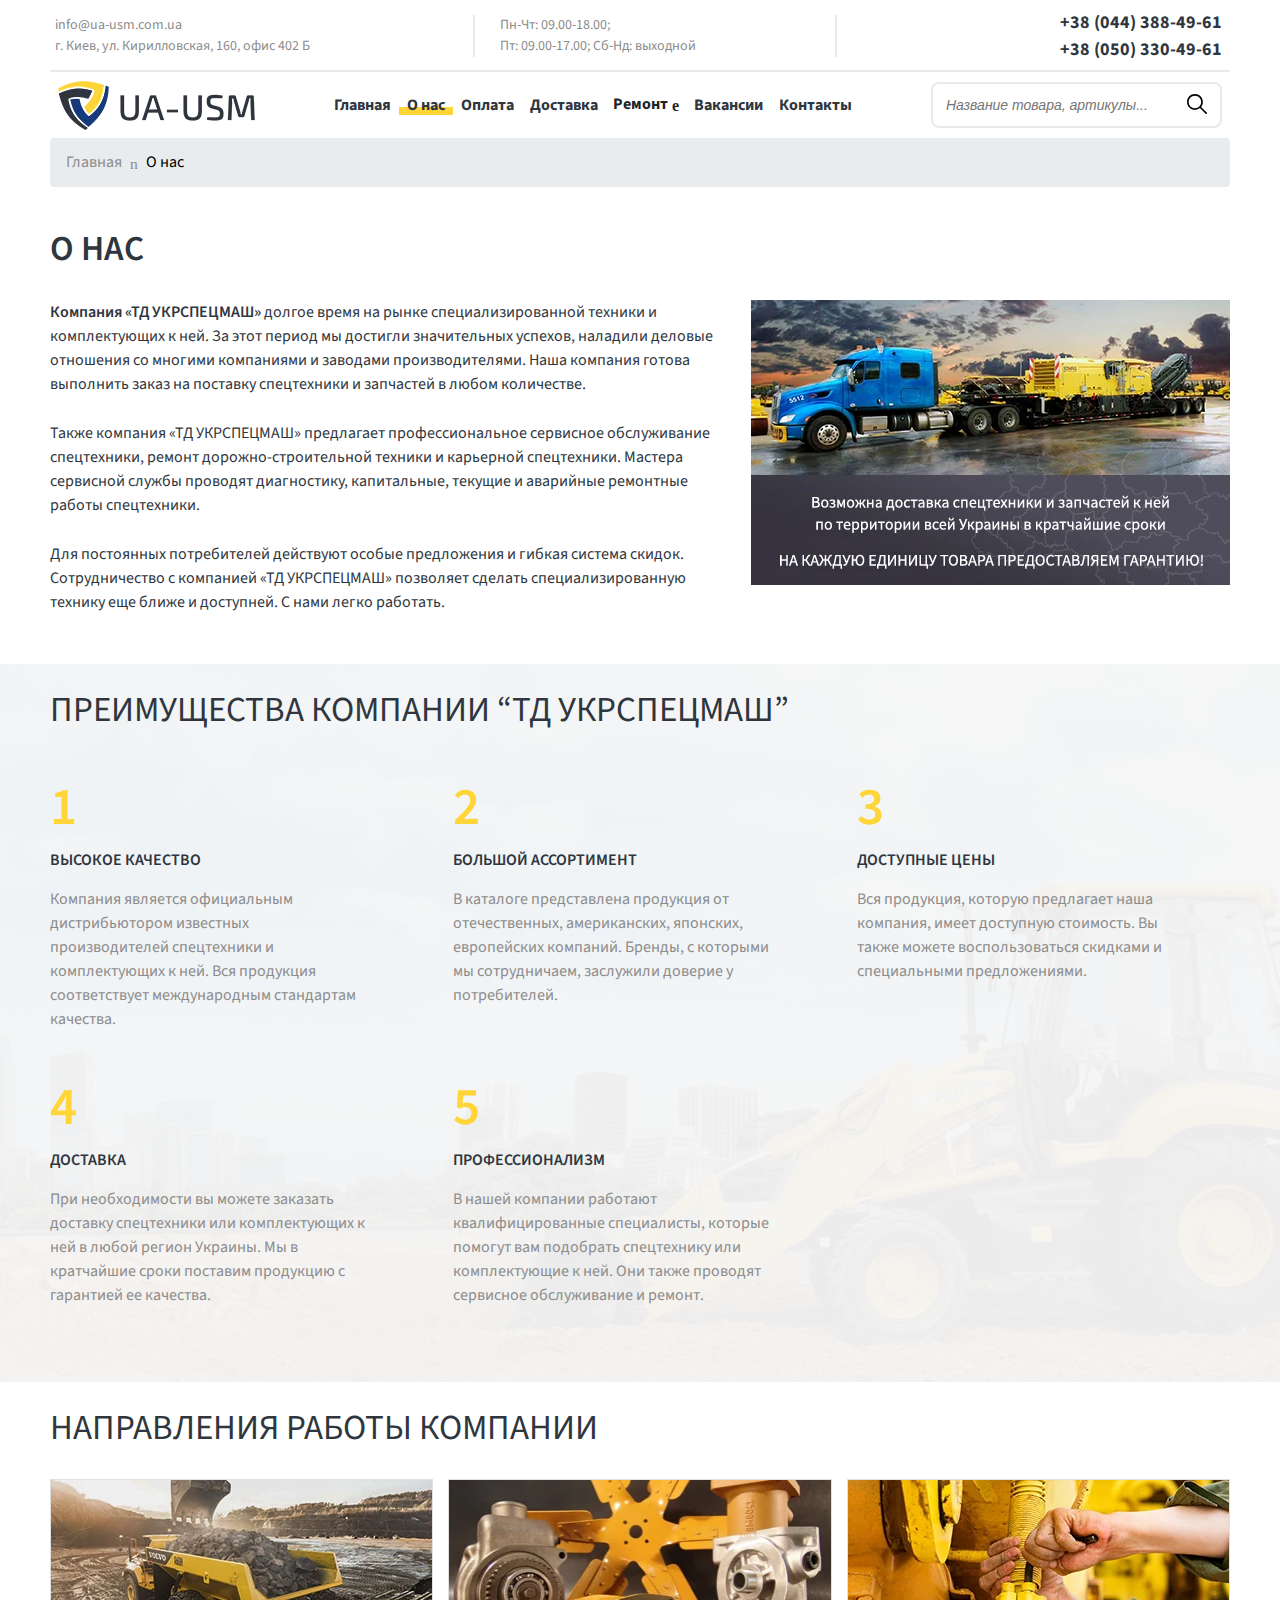
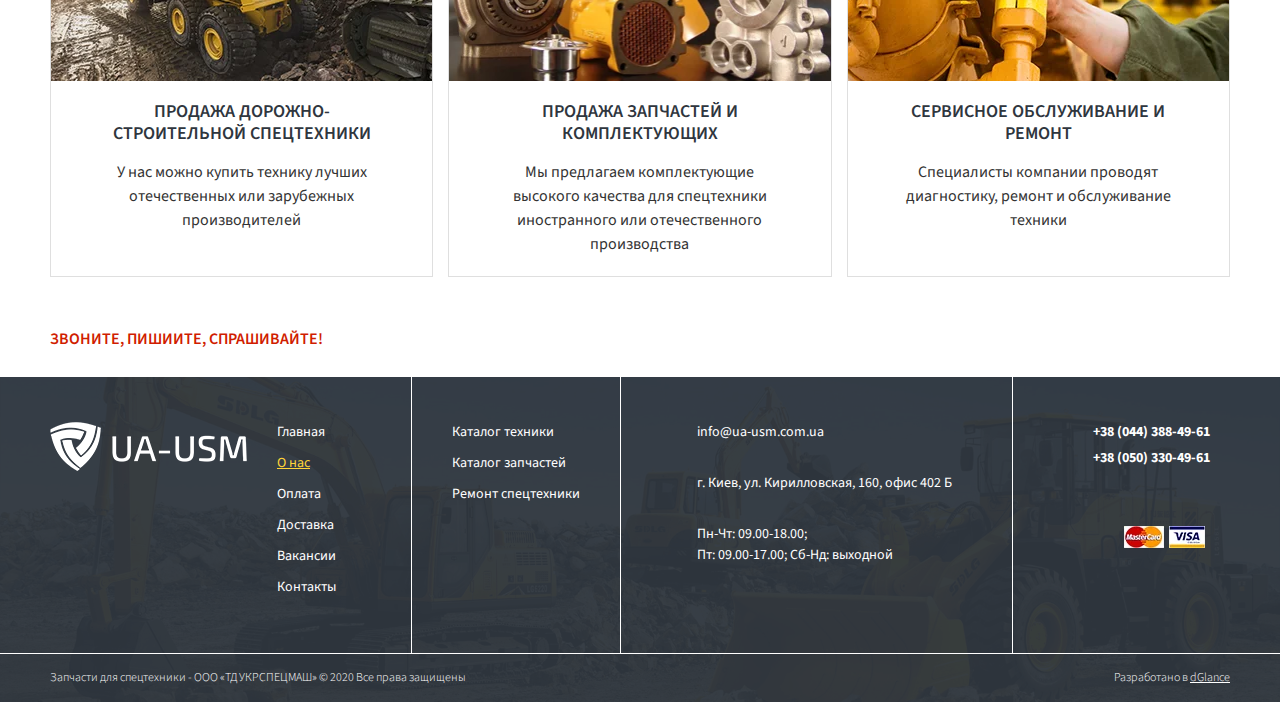
<file: about.html>
<!DOCTYPE html><html lang="ru"><head>    <meta charset="UTF-8">    <meta name="viewport" content="width=device-width, initial-scale=1.0">    <meta http-equiv="X-UA-Compatible" content="ie=edge">    <link rel="shortcut icon" href="src/favicon.ico" type="image/x-icon">    <link rel="stylesheet" href="https://stackpath.bootstrapcdn.com/bootstrap/4.5.2/css/bootstrap.min.css"        integrity="sha384-JcKb8q3iqJ61gNV9KGb8thSsNjpSL0n8PARn9HuZOnIxN0hoP+VmmDGMN5t9UJ0Z" crossorigin="anonymous">    <link rel="stylesheet" href="https://file.myfontastic.com/snSHQsym769PQPCxtBF94i/icons.css">    <link rel="stylesheet"        href="https://fonts.googleapis.com/css2?family=Source+Sans+Pro:wght@300;400;600;700&display=swap">    <link rel="stylesheet" href="css/about.min.css">    <link rel="stylesheet" href="css/media.min.css">    <title>УкрСпецМаш - О нас</title></head><body>    <header class="header">        <div class="container">            <div class="row__info row d-none d-md-flex no-gutters">                <div class="contacts col-md-8">                    <div class="wrapper">                        <a class="email" href="mailto:info@ua-usm.com.ua ">info@ua-usm.com.ua</a>                        <p class="place">г. Киев, ул. Кирилловская, 160, офис 402 Б</p>                    </div>                    <div class="working-time">                        <p>Пн-Чт: 09.00-18.00;</p>                        <p>Пт: 09.00-17.00; Сб-Нд: выходной</p>                    </div>                </div>                <div class="social-info col-md-4">                    <a class="facebook" href="https://www.facebook.com/tdukrspecmash/" target="_blank" rel="nofollow">                        <span class="icon-facebook"></span>                    </a>                    <ul class="phones">                        <li class="phone_item">                            <a href="tel:+380443884961">+38 (044) 388-49-61</a>                        </li>                        <li class="phone_item">                            <a href="tel:+380503304961">+38 (050) 330-49-61</a>                        </li>                    </ul>                </div>            </div>            <nav class="navbar navbar-expand-md navbar-light">                <a class="navbar-brand" href="index.html" aria-label="Site Logo">                    <h1 class="site-title">                        <picture><source srcset="img/logo.webp" type="image/webp"><img class="site-logo" src="img/logo.png" alt="Site Logo"></picture>                    </h1>                </a>                <div class="contact-phones d-md-none">                    <span class="icon-call-phone-outline" aria-hidden="true"></span>                    <ul class="phones">                        <li class="phone_item">                            <a href="tel:+380443884961">+38 (044) 388-49-61</a>                        </li>                        <li class="phone_item">                            <a href="tel:+380503304961">+38 (050) 330-49-61</a>                        </li>                    </ul>                </div>                <button class="navbar-toggler" data-target="#main-menu" data-toggle="collapse" aria-controls="main-menu"                    aria-expanded="false" aria-label="Main menu navigation">                    <span class="navbar-toggler-icon"></span>                </button>                <div id="main-menu" class="collapse navbar-collapse">                    <ul class="navbar-nav">                        <li class="nav-item">                            <a class="nav-link" href="index.html">Главная</a>                        </li>                        <li class="nav-item active">                            <a class="nav-link" href="about.html">О нас</a>                        </li>                        <li class="nav-item">                            <a class="nav-link" href="payment.html">Оплата</a>                        </li>                        <li class="nav-item">                            <a class="nav-link" href="delivery.html">Доставка</a>                        </li>                        <li class="nav-item dropdown">                            <button id="my-dropdown" class="btn dropdown-toggle" data-toggle="dropdown"                                aria-haspopup="true" aria-expanded="false">Ремонт</button>                            <div class="dropdown-menu" aria-labelledby="navbarDropdown">                                <a class="dropdown-item" href="#">Ремонт автогрейдеров</a>                                <a class="dropdown-item" href="#">Ремонт асфальтоукладчиков</a>                                <a class="dropdown-item" href="#">Ремонт бульдозеров</a>                                <a class="dropdown-item" href="#">Ремонт погрузчиков</a>                                <a class="dropdown-item" href="#">Ремонт тракторов</a>                                <a class="dropdown-item" href="#">Ремонт экскаваторов</a>                            </div>                        </li>                        <li class="nav-item">                            <a class="nav-link" href="vacancies.html">Вакансии</a>                        </li>                        <li class="nav-item">                            <a class="nav-link" href="contacts.html">Контакты</a>                        </li>                    </ul>                </div>                <form action="#" method="post" class="search-box">                    <input type="text" class="search-field" id="search-field"                        placeholder="Название товара, артикулы...">                    <button class="search-btn" type="submit"></button>                </form>            </nav>        </div>    </header>    <main class="main">        <div class="container">            <div class="breadcrumbs">                <nav aria-label="breadcrumb">                    <ol class="breadcrumb">                        <li class="breadcrumb-item"><a href="index.html">Главная</a></li>                        <li class="breadcrumb-item active" aria-current="page">О нас</li>                    </ol>                </nav>            </div>        </div>        <section id="about_description">            <div class="container">                <h2 class="section-title">О нас</h2>                <article>                    <picture><source srcset="img/about.webp" type="image/webp"><img class="d-none d-md-block" src="img/about.png" alt="About Picture"></picture>                    <picture><source srcset="img/about_415w.webp" type="image/webp"><img class="d-md-none" src="img/about_415w.png" alt="About Picture"></picture>                    <p><span>Компания «ТД УКРСПЕЦМАШ»</span> долгое время на рынке специализированной техники и                        комплектующих к ней. За этот                        период мы достигли значительных успехов, наладили деловые отношения со многими компаниями и                        заводами                        производителями. Наша компания готова выполнить заказ на поставку спецтехники и запчастей в                        любом                        количестве.</p>                    <p>Также компания «ТД УКРСПЕЦМАШ» предлагает профессиональное сервисное обслуживание спецтехники,                        ремонт                        дорожно-строительной техники и карьерной спецтехники. Мастера сервисной службы проводят                        диагностику,                        капитальные, текущие и аварийные ремонтные работы спецтехники.</p>                    <p>Для постоянных потребителей действуют особые предложения и гибкая система скидок. Сотрудничество                        с                        компанией                        «ТД УКРСПЕЦМАШ» позволяет сделать специализированную технику еще ближе и доступней. С нами легко                        работать.</p>                </article>            </div>        </section>        <section id="benefits">            <div class="container content">                <h2 class="section-title">Преимущества компании “ТД УКрспецмаш”</h2>                <ul class="benefits-list row">                    <li class="benefits-item col-md-6 col-lg-4">                        <span class="counter">1</span>                        <h3 class="subtitle">Высокое качество</h3>                        <p>Компания является официальным                            дистрибьютором известных                            производителей спецтехники                            и комплектующих к ней.                            Вся продукция соответствует                            международным стандартам качества.</p>                    </li>                    <li class="benefits-item col-md-6 col-lg-4">                        <span class="counter">2</span>                        <h3 class="subtitle">Большой ассортимент</h3>                        <p>В каталоге представлена продукция от                            отечественных, американских, японских,                            европейских компаний. Бренды,                            с которыми мы сотрудничаем,                            заслужили доверие у потребителей.</p>                    </li>                    <li class="benefits-item col-md-6 col-lg-4">                        <span class="counter">3</span>                        <h3 class="subtitle">Доступные цены</h3>                        <p>Вся продукция, которую предлагает наша                            компания, имеет доступную стоимость.                            Вы также можете воспользоваться скидками                            и специальными предложениями.</p>                    </li>                    <li class="benefits-item col-md-6 col-lg-4">                        <span class="counter">4</span>                        <h3 class="subtitle">Доставка</h3>                        <p>При необходимости вы можете заказать                            доставку спецтехники или комплектующих                            к ней в любой регион Украины.                            Мы в кратчайшие сроки поставим                            продукцию с гарантией ее качества.</p>                    </li>                    <li class="benefits-item col-md-6 col-lg-4">                        <span class="counter">5</span>                        <h3 class="subtitle">Профессионализм</h3>                        <p>В нашей компании работают                            квалифицированные специалисты, которые                            помогут вам подобрать спецтехнику или                            комплектующие к ней. Они также проводят                            сервисное обслуживание и ремонт.</p>                    </li>                </ul>            </div>        </section>        <section id="areas_of_work">            <div class="container">                <h2 class="section-title">Направления работы компании</h2>                <ul class="card-deck">                    <li class="card">                        <a class="card-link" href="#">                            <picture><source srcset="img/card_1.webp" type="image/webp"><img class="card-img-top" src="img/card_1.png" alt="Card 1 Image"></picture>                            <div class="card-body">                                <h5 class="subtitle">Продажа дорожно-строительной спецтехники</h5>                                <p class="card-text">У нас можно купить технику                                    лучших отечественных                                    или зарубежных производителей</p>                            </div>                        </a>                    </li>                    <li class="card">                        <a class="card-link" href="#">                            <picture><source srcset="img/card_2.webp" type="image/webp"><img class="card-img-top" src="img/card_2.png" alt="Card 2 Image"></picture>                            <div class="card-body">                                <h5 class="subtitle">Продажа запчастей и комплектующих</h5>                                <p class="card-text">Мы предлагаем комплектующие                                    высокого качества для спецтехники                                    иностранного или отечественного производства</p>                            </div>                        </a>                    </li>                    <li class="card">                        <a class="card-link" href="#">                            <picture><source srcset="img/card_3.webp" type="image/webp"><img class="card-img-top" src="img/card_3.png" alt="Card 3 Image"></picture>                            <div class="card-body">                                <h5 class="subtitle">Сервисное обслуживание                                    и ремонт</h5>                                <p class="card-text">Специалисты компании                                    проводят диагностику,                                    ремонт и обслуживание техники</p>                            </div>                        </a>                    </li>                </ul>                <span>Звоните, пишиите, спрашивайте!</span>            </div>        </section>    </main>    <footer class="footer">        <div class="row__wrapper">            <div class="container main-part">                <div class="footer-navigation">                    <a href="index.html">                        <picture><source srcset="img/logo.webp" type="image/webp"><img class="site-logo" src="img/logo.png" alt="Site Logo"></picture>                    </a>                    <ul class="footer-menu">                        <li class="footer-menu-item"><a class="footer-menu-link" href="index.html">Главная</a></li>                        <li class="footer-menu-item active"><a class="footer-menu-link" href="about.html">О нас</a></li>                        <li class="footer-menu-item"><a class="footer-menu-link" href="payment.html">Оплата</a></li>                        <li class="footer-menu-item"><a class="footer-menu-link" href="delivery.html">Доставка</a></li>                        <li class="footer-menu-item"><a class="footer-menu-link" href="vacancies.html">Вакансии</a></li>                        <li class="footer-menu-item"><a class="footer-menu-link" href="contacts.html">Контакты</a></li>                    </ul>                </div>                <ul class="catalog-links-list">                    <li class="catalog-links-item"><a class="catalog-link" href="catalog.html">Каталог техники</a></li>                    <li class="catalog-links-item"><a class="catalog-link" href="assortment.html">Каталог запчастей</a></li>                    <li class="catalog-links-item"><a class="catalog-link" href="repair.html">Ремонт спецтехники</a></li>                </ul>                <div class="footer-info">                    <a class="email" href="mailto:info@ua-usm.com.ua ">info@ua-usm.com.ua</a>                    <p class="place">г. Киев, ул. Кирилловская, 160, офис 402 Б</p>                    <div class="working-time">                        <p>Пн-Чт: 09.00-18.00;</p>                        <p>Пт: 09.00-17.00; Сб-Нд: выходной</p>                    </div>                </div>                <div class="footer-info-second">                    <ul class="phones">                        <li class="phone_item">                            <a href="tel:+380443884961">+38 (044) 388-49-61</a>                        </li>                        <li class="phone_item">                            <a href="tel:+380503304961">+38 (050) 330-49-61</a>                        </li>                    </ul>                    <div class="wrapper">                        <a class="facebook-link" href="https://www.facebook.com/tdukrspecmash/" target="_blank"                            rel="nofollow">                            <span class="icon-facebook"></span>                        </a>                        <ul class="credit-cards-list">                            <li><picture><source srcset="img/mc.webp" type="image/webp"><img src="img/mc.png" alt="Master Card Icon"></picture></li>                            <li><picture><source srcset="img/visa.webp" type="image/webp"><img src="img/visa.png" alt="Visa Card Icon"></picture></li>                        </ul>                    </div>                </div>            </div>        </div>        <div class="row__wrapper">            <div class="container info-part">                <p>Запчасти для спецтехники - ООО «ТД УКРСПЕЦМАШ» © 2020 Все права защищены</p>                <p>Разработано в <a href="http://ru.dglance.com">dGlance</a></p>            </div>        </div>    </footer>    <script src="https://cdnjs.cloudflare.com/ajax/libs/jquery/3.5.1/jquery.slim.min.js"></script>    <script src="https://stackpath.bootstrapcdn.com/bootstrap/4.5.2/js/bootstrap.min.js"        integrity="sha384-B4gt1jrGC7Jh4AgTPSdUtOBvfO8shuf57BaghqFfPlYxofvL8/KUEfYiJOMMV+rV" crossorigin="anonymous">    </script>    <script src="https://cdnjs.cloudflare.com/ajax/libs/popper.js/2.5.3/umd/popper.min.js"></script></body></html>
</file>
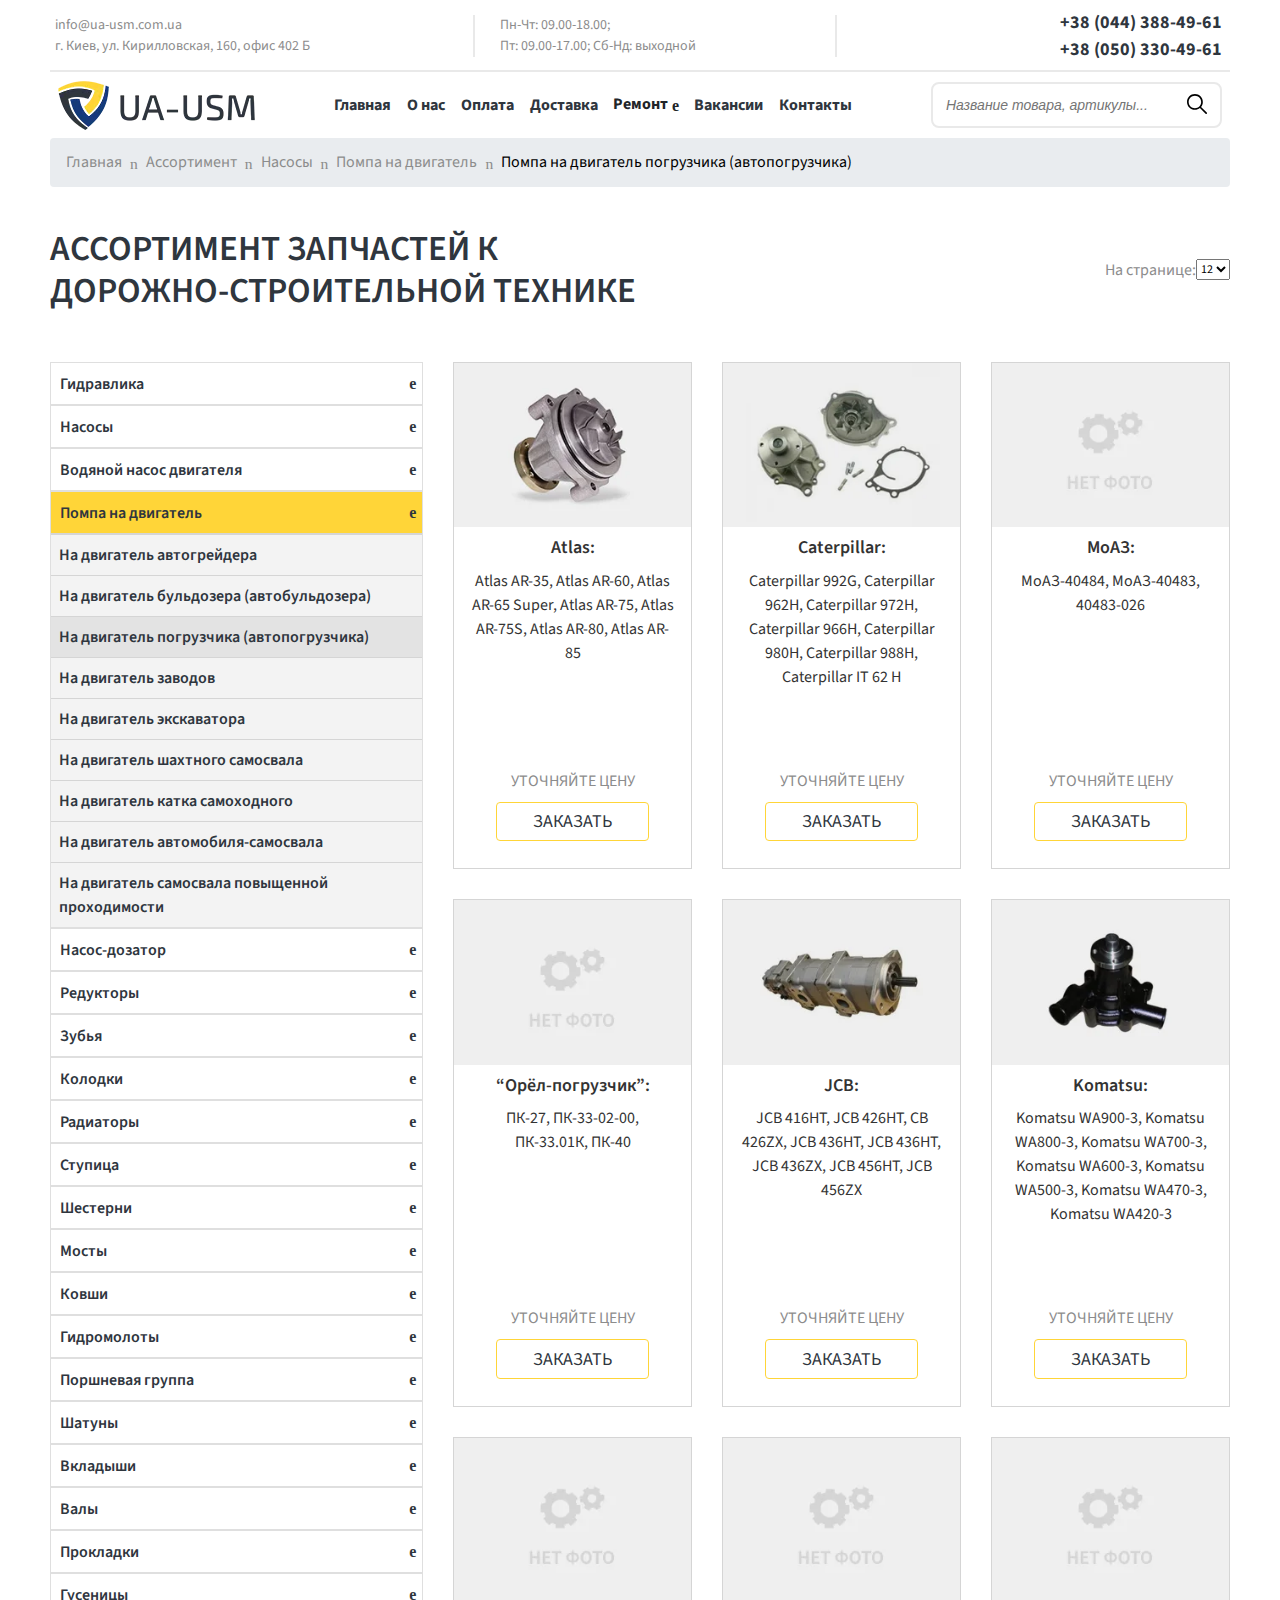
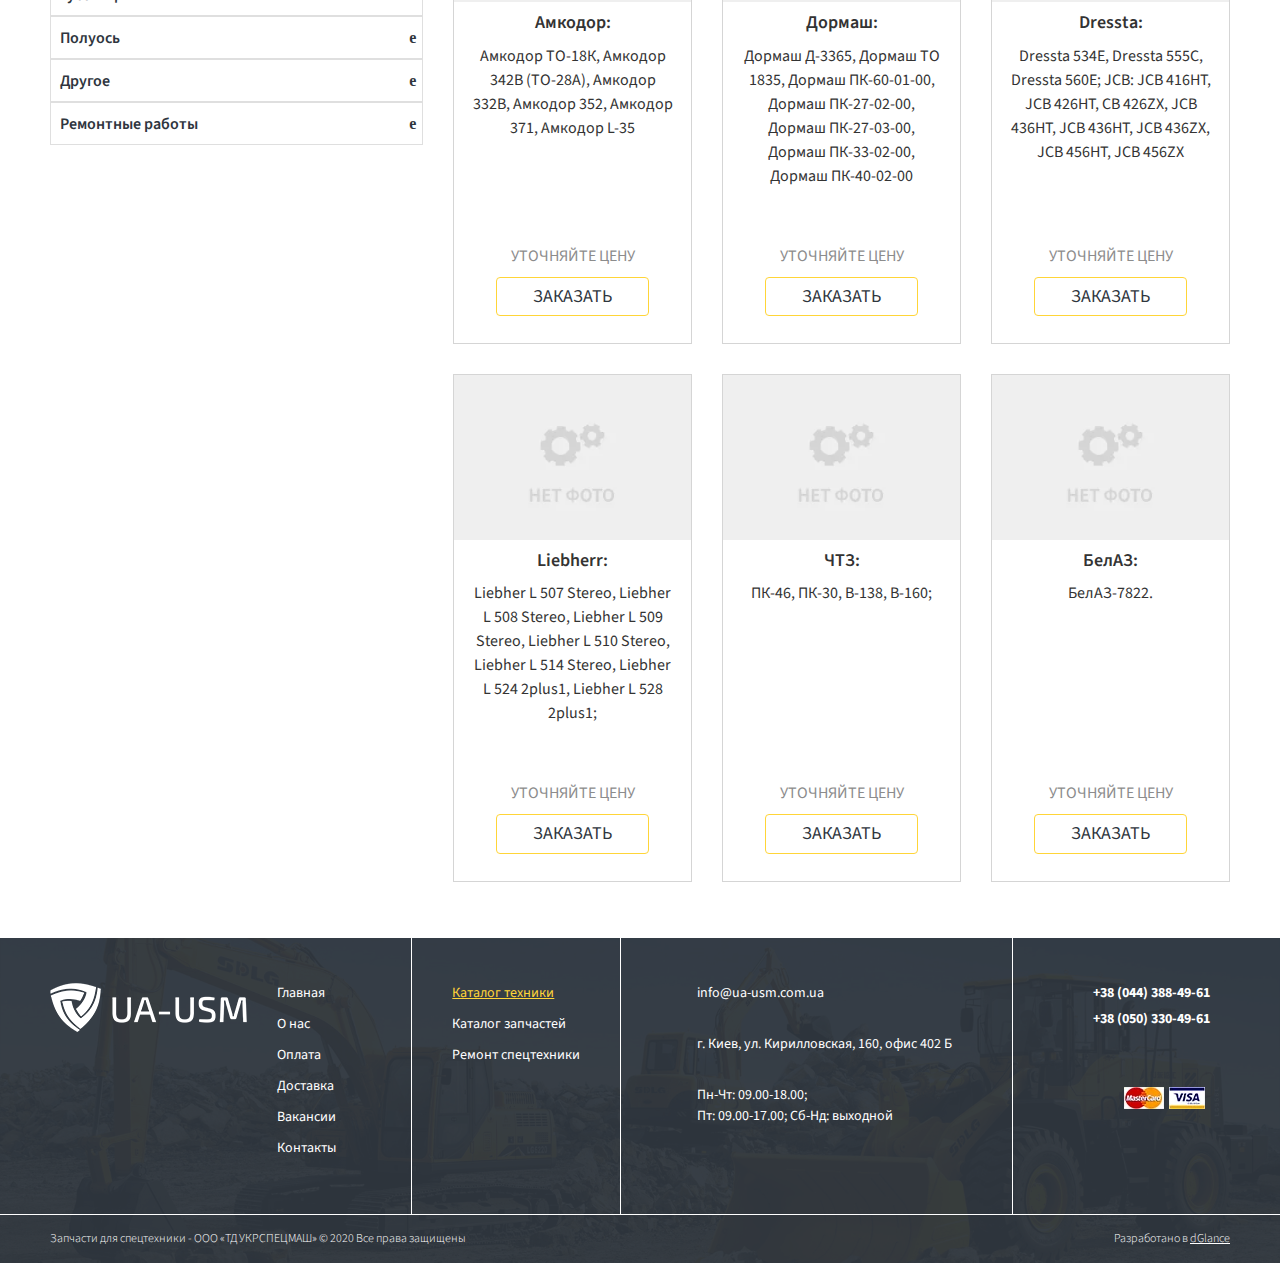
<file: assortment.html>
<!DOCTYPE html><html lang="ru"><head>    <meta charset="UTF-8">    <meta name="viewport" content="width=device-width, initial-scale=1.0">    <meta http-equiv="X-UA-Compatible" content="ie=edge">    <link rel="shortcut icon" href="src/favicon.ico" type="image/x-icon">    <link rel="stylesheet" href="https://stackpath.bootstrapcdn.com/bootstrap/4.5.2/css/bootstrap.min.css"        integrity="sha384-JcKb8q3iqJ61gNV9KGb8thSsNjpSL0n8PARn9HuZOnIxN0hoP+VmmDGMN5t9UJ0Z" crossorigin="anonymous">    <link rel="stylesheet" href="https://file.myfontastic.com/snSHQsym769PQPCxtBF94i/icons.css">    <link rel="stylesheet"        href="https://fonts.googleapis.com/css2?family=Source+Sans+Pro:wght@300;400;600;700&display=swap">    <link rel="stylesheet" href="css/assortment.min.css">    <link rel="stylesheet" href="css/media.min.css">    <title>УкрСпецМаш - Ассортимент - Помпа на двигатель - Помпа на двигатель погрузчика (автопогрузчика)</title></head><body>    <header class="header">        <div class="container">            <div class="row__info row d-none d-md-flex no-gutters">                <div class="contacts col-md-8">                    <div class="wrapper">                        <a class="email" href="mailto:info@ua-usm.com.ua ">info@ua-usm.com.ua</a>                        <p class="place">г. Киев, ул. Кирилловская, 160, офис 402 Б</p>                    </div>                    <div class="working-time">                        <p>Пн-Чт: 09.00-18.00;</p>                        <p>Пт: 09.00-17.00; Сб-Нд: выходной</p>                    </div>                </div>                <div class="social-info col-md-4">                    <a class="facebook" href="https://www.facebook.com/tdukrspecmash/" target="_blank" rel="nofollow">                        <span class="icon-facebook"></span>                    </a>                    <ul class="phones">                        <li class="phone_item">                            <a href="tel:+380443884961">+38 (044) 388-49-61</a>                        </li>                        <li class="phone_item">                            <a href="tel:+380503304961">+38 (050) 330-49-61</a>                        </li>                    </ul>                </div>            </div>            <nav class="navbar navbar-expand-md navbar-light">                <a class="navbar-brand" href="index.html" aria-label="Site Logo">                    <h1 class="site-title">                        <picture><source srcset="img/logo.webp" type="image/webp"><img class="site-logo" src="img/logo.png" alt="Site Logo"></picture>                    </h1>                </a>                <div class="contact-phones d-md-none">                    <span class="icon-call-phone-outline" aria-hidden="true"></span>                    <ul class="phones">                        <li class="phone_item">                            <a href="tel:+380443884961">+38 (044) 388-49-61</a>                        </li>                        <li class="phone_item">                            <a href="tel:+380503304961">+38 (050) 330-49-61</a>                        </li>                    </ul>                </div>                <button class="navbar-toggler" data-target="#main-menu" data-toggle="collapse" aria-controls="main-menu"                    aria-expanded="false" aria-label="Main menu navigation">                    <span class="navbar-toggler-icon"></span>                </button>                <div id="main-menu" class="collapse navbar-collapse">                    <ul class="navbar-nav">                        <li class="nav-item">                            <a class="nav-link" href="index.html">Главная</a>                        </li>                        <li class="nav-item">                            <a class="nav-link" href="about.html">О нас</a>                        </li>                        <li class="nav-item">                            <a class="nav-link" href="payment.html">Оплата</a>                        </li>                        <li class="nav-item">                            <a class="nav-link" href="delivery.html">Доставка</a>                        </li>                        <li class="nav-item dropdown">                            <button id="my-dropdown" class="btn dropdown-toggle" data-toggle="dropdown"                                aria-haspopup="true" aria-expanded="false">Ремонт</button>                            <div class="dropdown-menu" aria-labelledby="navbarDropdown">                                <a class="dropdown-item" href="#">Ремонт автогрейдеров</a>                                <a class="dropdown-item" href="#">Ремонт асфальтоукладчиков</a>                                <a class="dropdown-item" href="#">Ремонт бульдозеров</a>                                <a class="dropdown-item" href="#">Ремонт погрузчиков</a>                                <a class="dropdown-item" href="#">Ремонт тракторов</a>                                <a class="dropdown-item" href="#">Ремонт экскаваторов</a>                            </div>                        </li>                        <li class="nav-item">                            <a class="nav-link" href="vacancies.html">Вакансии</a>                        </li>                        <li class="nav-item">                            <a class="nav-link" href="contacts.html">Контакты</a>                        </li>                    </ul>                </div>                <form action="#" method="post" class="search-box">                    <input type="text" class="search-field" id="search-field"                        placeholder="Название товара, артикулы...">                    <button class="search-btn" type="submit"></button>                </form>            </nav>        </div>    </header>    <main class="main">        <div class="container">            <div class="breadcrumbs">                <nav aria-label="breadcrumb">                    <ol class="breadcrumb">                        <li class="breadcrumb-item"><a href="index.html">Главная</a></li>                        <li class="breadcrumb-item"><a href="#">Ассортимент</a></li>                        <li class="breadcrumb-item"><a href="#">Насосы</a></li>                        <li class="breadcrumb-item"><a href="#">Помпа на двигатель</a></li>                        <li class="breadcrumb-item active" aria-current="page">Помпа на двигатель погрузчика (автопогрузчика)</li>                    </ol>                </nav>                                                           </div>        </div>        <section id="assortment">            <div class="container">                <div class="title-wrapper">                    <h2 class="section-title">АССОРТИМЕНТ ЗАПЧАСТЕЙ К ДОРОЖНО-СТРОИТЕЛЬНОЙ ТЕХНИКЕ</h2>                    <label for="select">На странице:                        <select name="select">                            <option value="value1">6</option>                            <option value="value2" selected>12</option>                            <option value="value3">18</option>                        </select>                    </label>                </div>                <div class="row justify-content-center">                    <div class="col-12 col-md-4 sidebar">                        <div id="accordion" class="accordion-menu">                            <div class="card">                                <a class="btn btn-link card-header collapsed" id="menuHeadingOne" data-toggle="collapse"                                    data-target="#menuItemOne" aria-expanded="false" aria-controls="menuItemOne">                                    Гидравлика                                </a>                                <div id="menuItemOne" class="collapse" aria-labelledby="menuHeadingOne"                                    data-parent="#accordion">                                    <div class="card-body">                                        Collapsed Content                                    </div>                                </div>                            </div>                            <div class="card">                                <a class="btn btn-link card-header collapsed" id="menuHeadingTwo" data-toggle="collapse"                                    data-target="#menuItemTwo" aria-expanded="false" aria-controls="menuItemTwo">                                    Насосы                                </a>                                <div id="menuItemTwo" class="collapse" aria-labelledby="menuHeadingTwo"                                    data-parent="#accordion">                                    <div class="card-body">                                        Collapsed Content                                    </div>                                </div>                            </div>                            <div class="card">                                <a class="btn btn-link card-header collapsed" id="menuHeadingThree" data-toggle="collapse"                                    data-target="#menuItemThree" aria-expanded="false" aria-controls="menuItemThree">                                    Водяной насос двигателя                                </a>                                <div id="menuItemThree" class="collapse" aria-labelledby="menuHeadingThree"                                    data-parent="#accordion">                                    <div class="card-body">                                        Collapsed Content                                    </div>                                </div>                            </div>                            <div class="card">                                <a class="btn btn-link card-header" id="menuHeadingFour" data-toggle="collapse"                                    data-target="#menuItemFour" aria-expanded="false" aria-controls="menuItemFour">                                    Помпа на двигатель                                </a>                                <div id="menuItemFour" class="collapse show" aria-labelledby="menuHeadingFour"                                    data-parent="#accordion">                                    <div class="card-body">                                        <ul class="sub-catalog">                                            <li><a href="#">На двигатель автогрейдера</a></li>                                            <li><a href="#">На двигатель бульдозера (автобульдозера)</a></li>                                            <li><a class="active" href="#">На двигатель погрузчика (автопогрузчика)</a></li>                                            <li><a href="#">На двигатель заводов</a></li>                                            <li><a href="#">На двигатель экскаватора</a></li>                                            <li><a href="#">На двигатель шахтного самосвала</a></li>                                            <li><a href="#">На двигатель катка самоходного</a></li>                                            <li><a href="#">На двигатель автомобиля-самосвала</a></li>                                            <li><a href="#">На двигатель самосвала повыщенной проходимости</a></li>                                        </ul>                                    </div>                                </div>                            </div>                            <div class="card">                                <a class="btn btn-link card-header collapsed" id="menuHeadingFive" data-toggle="collapse"                                    data-target="#menuItemFive" aria-expanded="false" aria-controls="menuItemFive">                                    Насос-дозатор                                </a>                                <div id="menuItemFive" class="collapse" aria-labelledby="menuHeadingFive"                                    data-parent="#accordion">                                    <div class="card-body">                                        Collapsed Content                                    </div>                                </div>                            </div>                            <div class="card">                                <a class="btn btn-link card-header collapsed" id="menuHeadingSix" data-toggle="collapse"                                    data-target="#menuItemSix" aria-expanded="false" aria-controls="menuItemSix">                                    Редукторы                                </a>                                <div id="menuItemSix" class="collapse" aria-labelledby="menuHeadingSix"                                    data-parent="#accordion">                                    <div class="card-body">                                        Collapsed Content                                    </div>                                </div>                            </div>                            <div class="card">                                <a class="btn btn-link card-header collapsed" id="menuHeadingSeven" data-toggle="collapse"                                    data-target="#menuItemSeven" aria-expanded="false" aria-controls="menuItemSeven">                                    Зубья                                </a>                                <div id="menuItemSeven" class="collapse" aria-labelledby="menuHeadingSeven"                                    data-parent="#accordion">                                    <div class="card-body">                                        Collapsed Content                                    </div>                                </div>                            </div>                            <div class="card">                                <a class="btn btn-link card-header collapsed" id="menuHeadingEight" data-toggle="collapse"                                    data-target="#menuItemEight" aria-expanded="false" aria-controls="menuItemEight">                                    Колодки                                </a>                                <div id="menuItemEight" class="collapse" aria-labelledby="menuHeadingEight"                                    data-parent="#accordion">                                    <div class="card-body">                                        Collapsed Content                                    </div>                                </div>                            </div>                            <div class="card">                                <a class="btn btn-link card-header collapsed" id="menuHeadingNine" data-toggle="collapse"                                    data-target="#menuItemNine" aria-expanded="false" aria-controls="menuItemNine">                                    Радиаторы                                </a>                                <div id="menuItemNine" class="collapse" aria-labelledby="menuHeadingNine"                                    data-parent="#accordion">                                    <div class="card-body">                                        Collapsed Content                                    </div>                                </div>                            </div>                            <div class="card">                                <a class="btn btn-link card-header collapsed" id="menuHeadingTen" data-toggle="collapse"                                    data-target="#menuItemTen" aria-expanded="false" aria-controls="menuItemTen">                                    Ступица                                </a>                                <div id="menuItemTen" class="collapse" aria-labelledby="menuHeadingTen"                                    data-parent="#accordion">                                    <div class="card-body">                                        Collapsed Content                                    </div>                                </div>                            </div>                            <div class="card">                                <a class="btn btn-link card-header collapsed" id="menuHeadingEleven" data-toggle="collapse"                                    data-target="#menuItemEleven" aria-expanded="false" aria-controls="menuItemEleven">                                    Шестерни                                </a>                                <div id="menuItemEleven" class="collapse" aria-labelledby="menuHeadingEleven"                                    data-parent="#accordion">                                    <div class="card-body">                                        Collapsed Content                                    </div>                                </div>                            </div>                            <div class="card">                                <a class="btn btn-link card-header collapsed" id="menuHeadingTwelve" data-toggle="collapse"                                    data-target="#menuItemTwelve" aria-expanded="false" aria-controls="menuItemTwelve">                                    Мосты                                </a>                                <div id="menuItemTwelve" class="collapse" aria-labelledby="menuHeadingTwelve"                                    data-parent="#accordion">                                    <div class="card-body">                                        Collapsed Content                                    </div>                                </div>                            </div>                            <div class="card">                                <a class="btn btn-link card-header collapsed" id="menuHeadingThirteen" data-toggle="collapse"                                    data-target="#menuItemThirteen" aria-expanded="false" aria-controls="menuItemThirteen">                                    Ковши                                </a>                                <div id="menuItemThirteen" class="collapse" aria-labelledby="menuHeadingThirteen"                                    data-parent="#accordion">                                    <div class="card-body">                                        Collapsed Content                                    </div>                                </div>                            </div>                            <div class="card">                                <a class="btn btn-link card-header collapsed" id="menuHeadingFourteen" data-toggle="collapse"                                    data-target="#menuItemFourteen" aria-expanded="false" aria-controls="menuItemFourteen">                                    Гидромолоты                                </a>                                <div id="menuItemFourteen" class="collapse" aria-labelledby="menuHeadingFourteen"                                    data-parent="#accordion">                                    <div class="card-body">                                        Collapsed Content                                    </div>                                </div>                            </div>                            <div class="card">                                <a class="btn btn-link card-header collapsed" id="menuHeadingFifteen" data-toggle="collapse"                                    data-target="#menuItemFifteen" aria-expanded="false" aria-controls="menuItemFifteen">                                    Поршневая группа                                </a>                                <div id="menuItemFifteen" class="collapse" aria-labelledby="menuHeadingFifteen"                                    data-parent="#accordion">                                    <div class="card-body">                                        Collapsed Content                                    </div>                                </div>                            </div>                            <div class="card">                                <a class="btn btn-link card-header collapsed" id="menuHeadingSixteen" data-toggle="collapse"                                    data-target="#menuItemSixteen" aria-expanded="false" aria-controls="menuItemSixteen">                                    Шатуны                                </a>                                <div id="menuItemSixteen" class="collapse" aria-labelledby="menuHeadingSixteen"                                    data-parent="#accordion">                                    <div class="card-body">                                        Collapsed Content                                    </div>                                </div>                            </div>                            <div class="card">                                <a class="btn btn-link card-header collapsed" id="menuHeadingSeventeen" data-toggle="collapse"                                    data-target="#menuItemSeventeen" aria-expanded="false" aria-controls="menuItemSeventeen">                                    Вкладыши                                </a>                                <div id="menuItemSeventeen" class="collapse" aria-labelledby="menuHeadingSeventeen"                                    data-parent="#accordion">                                    <div class="card-body">                                        Collapsed Content                                    </div>                                </div>                            </div>                            <div class="card">                                <a class="btn btn-link card-header collapsed" id="menuHeadingEighteen" data-toggle="collapse"                                    data-target="#menuItemEighteen" aria-expanded="false" aria-controls="menuItemEighteen">                                    Валы                                </a>                                <div id="menuItemEighteen" class="collapse" aria-labelledby="menuHeadingEighteen"                                    data-parent="#accordion">                                    <div class="card-body">                                        Collapsed Content                                    </div>                                </div>                            </div>                            <div class="card">                                <a class="btn btn-link card-header collapsed" id="menuHeadingNineteen" data-toggle="collapse"                                    data-target="#menuItemNineteen" aria-expanded="false" aria-controls="menuItemNineteen">                                    Прокладки                                </a>                                <div id="menuItemNineteen" class="collapse" aria-labelledby="menuHeadingNineteen"                                    data-parent="#accordion">                                    <div class="card-body">                                        Collapsed Content                                    </div>                                </div>                            </div>                            <div class="card">                                <a class="btn btn-link card-header collapsed" id="menuHeadingTwenty" data-toggle="collapse"                                    data-target="#menuItemTwenty" aria-expanded="false" aria-controls="menuItemTwenty">                                    Гусеницы                                </a>                                <div id="menuItemTwenty" class="collapse" aria-labelledby="menuHeadingTwenty"                                    data-parent="#accordion">                                    <div class="card-body">                                        Collapsed Content                                    </div>                                </div>                            </div>                            <div class="card">                                <a class="btn btn-link card-header collapsed" id="menuHeadingTwentyOne" data-toggle="collapse"                                    data-target="#menuItemTwentyOne" aria-expanded="false" aria-controls="menuItemTwentyOne">                                    Полуось                                </a>                                <div id="menuItemTwentyOne" class="collapse" aria-labelledby="menuHeadingTwentyOne"                                    data-parent="#accordion">                                    <div class="card-body">                                        Collapsed Content                                    </div>                                </div>                            </div>                            <div class="card">                                <a class="btn btn-link card-header collapsed" id="menuHeadingTwentyTwo" data-toggle="collapse"                                    data-target="#menuItemTwentyTwo" aria-expanded="false" aria-controls="menuItemTwentyTwo">                                    Другое                                </a>                                <div id="menuItemTwentyTwo" class="collapse" aria-labelledby="menuHeadingTwentyTwo"                                    data-parent="#accordion">                                    <div class="card-body">                                        Collapsed Content                                    </div>                                </div>                            </div>                            <div class="card">                                <a class="btn btn-link card-header collapsed" id="menuHeadingTwentyThree" data-toggle="collapse"                                    data-target="#menuItemTwentyThree" aria-expanded="false" aria-controls="menuItemTwentyThree">                                    Ремонтные работы                                </a>                                <div id="menuItemTwentyThree" class="collapse" aria-labelledby="menuHeadingTwentyThree"                                    data-parent="#accordion">                                    <div class="card-body">                                        Collapsed Content                                    </div>                                </div>                            </div>                        </div>                    </div>                    <div class="col col-md-8 content">                        <ul class="row detail-list">                            <li class="col-md-6 col-lg-4">                                <div class="detail">                                    <picture><source srcset="img/product_11.webp" type="image/webp"><img src="img/product_11.png" alt="Atlas"></picture>                                    <h4>Atlas:</h4>                                    <div class="models">                                        <p>Atlas AR-35, Atlas AR-60, Atlas AR-65 Super, Atlas AR-75, Atlas AR-75S, Atlas AR-80, Atlas AR-85</p>                                    </div>                                    <span class="icon-vallet"> Уточняйте цену</span>                                    <a data-toggle="modal" data-target="#ModalForm" class="buy-btn">Заказать</a>                                </div>                            </li>                            <li class="col-md-6 col-lg-4">                                <div class="detail">                                    <picture><source srcset="img/product_19.webp" type="image/webp"><img src="img/product_19.png" alt="Caterpillar"></picture>                                    <h4>Caterpillar:</h4>                                    <div class="models">                                        <p>Caterpillar 992G, Caterpillar 962H, Caterpillar 972H, Caterpillar 966H, Caterpillar 980H, Caterpillar 988H, Caterpillar IT 62 H</p>                                    </div>                                    <span class="icon-vallet"> Уточняйте цену</span>                                    <a data-toggle="modal" data-target="#ModalForm" class="buy-btn">Заказать</a>                                </div>                            </li>                            <li class="col-md-6 col-lg-4">                                <div class="detail">                                    <picture><source srcset="img/product_none.webp" type="image/webp"><img src="img/product_none.png" alt="Stock Photo"></picture>                                    <h4>МоАЗ:</h4>                                    <div class="models">                                        <p>МоАЗ-40484, МоАЗ-40483, 40483-026</p>                                    </div>                                    <span class="icon-vallet"> Уточняйте цену</span>                                    <a data-toggle="modal" data-target="#ModalForm" class="buy-btn">Заказать</a>                                </div>                            </li>                            <li class="col-md-6 col-lg-4">                                <div class="detail">                                    <picture><source srcset="img/product_none.webp" type="image/webp"><img src="img/product_none.png" alt="Stock Photo"></picture>                                    <h4>“Орёл-погрузчик”:</h4>                                    <div class="models">                                        <p>ПК-27, ПК-33-02-00, ПК-33.01К, ПК-40</p>                                    </div>                                    <span class="icon-vallet"> Уточняйте цену</span>                                    <a data-toggle="modal" data-target="#ModalForm" class="buy-btn">Заказать</a>                                </div>                            </li>                            <li class="col-md-6 col-lg-4">                                <div class="detail">                                    <picture><source srcset="img/product_20.webp" type="image/webp"><img src="img/product_20.png" alt="JCB"></picture>                                    <h4>JCB:</h4>                                    <div class="models">                                        <p>JCB 416HT, JCB 426HT, CB 426ZX, JCB 436HT, JCB 436HT, JCB 436ZX, JCB 456HT, JCB 456ZX</p>                                    </div>                                    <span class="icon-vallet"> Уточняйте цену</span>                                    <a data-toggle="modal" data-target="#ModalForm" class="buy-btn">Заказать</a>                                </div>                            </li>                            <li class="col-md-6 col-lg-4">                                <div class="detail">                                    <picture><source srcset="img/product_21.webp" type="image/webp"><img src="img/product_21.png" alt="Komatsu"></picture>                                    <h4>Komatsu:</h4>                                    <div class="models">                                        <p>Komatsu WA900-3, Komatsu WA800-3, Komatsu WA700-3, Komatsu WA600-3, Komatsu WA500-3, Komatsu WA470-3, Komatsu WA420-3</p>                                    </div>                                    <span class="icon-vallet"> Уточняйте цену</span>                                    <a data-toggle="modal" data-target="#ModalForm" class="buy-btn">Заказать</a>                                </div>                            </li>                            <li class="col-md-6 col-lg-4">                                <div class="detail">                                    <picture><source srcset="img/product_none.webp" type="image/webp"><img src="img/product_none.png" alt="Stock Photo"></picture>                                    <h4>Амкодор:</h4>                                    <div class="models">                                        <p>Амкодор ТО-18К, Амкодор 342В (ТО-28А), Амкодор 332В, Амкодор 352, Амкодор 371, Амкодор L-35</p>                                    </div>                                    <span class="icon-vallet"> Уточняйте цену</span>                                    <a data-toggle="modal" data-target="#ModalForm" class="buy-btn">Заказать</a>                                </div>                            </li>                            <li class="col-md-6 col-lg-4">                                <div class="detail">                                    <picture><source srcset="img/product_none.webp" type="image/webp"><img src="img/product_none.png" alt="Stock Photo"></picture>                                    <h4>Дормаш:</h4>                                    <div class="models">                                        <p>Дормаш Д-3365, Дормаш ТО 1835, Дормаш ПК-60-01-00, Дормаш ПК-27-02-00, Дормаш ПК-27-03-00, Дормаш ПК-33-02-00, Дормаш ПК-40-02-00</p>                                    </div>                                    <span class="icon-vallet"> Уточняйте цену</span>                                    <a data-toggle="modal" data-target="#ModalForm" class="buy-btn">Заказать</a>                                </div>                            </li>                            <li class="col-md-6 col-lg-4">                                <div class="detail">                                    <picture><source srcset="img/product_none.webp" type="image/webp"><img src="img/product_none.png" alt="Stock Photo"></picture>                                    <h4>Dressta:</h4>                                    <div class="models">                                        <p>Dressta 534E, Dressta  555C, Dressta  560E; JCB: JCB 416HT, JCB 426HT, CB 426ZX, JCB 436HT, JCB 436HT, JCB 436ZX, JCB 456HT, JCB 456ZX</p>                                    </div>                                    <span class="icon-vallet"> Уточняйте цену</span>                                    <a data-toggle="modal" data-target="#ModalForm" class="buy-btn">Заказать</a>                                </div>                            </li>                            <li class="col-md-6 col-lg-4">                                <div class="detail">                                    <picture><source srcset="img/product_none.webp" type="image/webp"><img src="img/product_none.png" alt="Stock Photo"></picture>                                    <h4>Liebherr:</h4>                                    <div class="models">                                        <p>Liebher L 507 Stereo, Liebher L 508 Stereo, Liebher L 509 Stereo, Liebher L 510 Stereo, Liebher L 514 Stereo, Liebher L 524 2plus1, Liebher L 528 2plus1;</p>                                    </div>                                    <span class="icon-vallet"> Уточняйте цену</span>                                    <a data-toggle="modal" data-target="#ModalForm" class="buy-btn">Заказать</a>                                </div>                            </li>                            <li class="col-md-6 col-lg-4">                                <div class="detail">                                    <picture><source srcset="img/product_none.webp" type="image/webp"><img src="img/product_none.png" alt="Stock Photo"></picture>                                    <h4>ЧТЗ:</h4>                                    <div class="models">                                        <p>ПК-46, ПК-30, B-138, B-160;</p>                                    </div>                                    <span class="icon-vallet"> Уточняйте цену</span>                                    <a data-toggle="modal" data-target="#ModalForm" class="buy-btn">Заказать</a>                                </div>                            </li>                            <li class="col-md-6 col-lg-4">                                <div class="detail">                                    <picture><source srcset="img/product_none.webp" type="image/webp"><img src="img/product_none.png" alt="Stock Photo"></picture>                                    <h4>БелАЗ:</h4>                                    <div class="models">                                        <p>БелАЗ-7822.</p>                                    </div>                                    <span class="icon-vallet"> Уточняйте цену</span>                                    <a data-toggle="modal" data-target="#ModalForm" class="buy-btn">Заказать</a>                                </div>                            </li>                        </ul>                    </div>                </div>            </div>        </section>    </main>    <footer class="footer">        <div class="row__wrapper">            <div class="container main-part">                <div class="footer-navigation">                    <a href="index.html">                        <picture><source srcset="img/logo.webp" type="image/webp"><img class="site-logo" src="img/logo.png" alt="Site Logo"></picture>                    </a>                    <ul class="footer-menu">                        <li class="footer-menu-item"><a class="footer-menu-link" href="index.html">Главная</a></li>                        <li class="footer-menu-item"><a class="footer-menu-link" href="about.html">О нас</a></li>                        <li class="footer-menu-item"><a class="footer-menu-link" href="payment.html">Оплата</a></li>                        <li class="footer-menu-item"><a class="footer-menu-link" href="delivery.html">Доставка</a></li>                        <li class="footer-menu-item"><a class="footer-menu-link" href="vacancies.html">Вакансии</a></li>                        <li class="footer-menu-item"><a class="footer-menu-link" href="contacts.html">Контакты</a></li>                    </ul>                </div>                <ul class="catalog-links-list">                    <li class="catalog-links-item active"><a class="catalog-link" href="catalog.html">Каталог                            техники</a></li>                    <li class="catalog-links-item"><a class="catalog-link" href="assortment.html">Каталог запчастей</a></li>                    <li class="catalog-links-item"><a class="catalog-link" href="repair.html">Ремонт спецтехники</a>                    </li>                </ul>                <div class="footer-info">                    <a class="email" href="mailto:info@ua-usm.com.ua ">info@ua-usm.com.ua</a>                    <p class="place">г. Киев, ул. Кирилловская, 160, офис 402 Б</p>                    <div class="working-time">                        <p>Пн-Чт: 09.00-18.00;</p>                        <p>Пт: 09.00-17.00; Сб-Нд: выходной</p>                    </div>                </div>                <div class="footer-info-second">                    <ul class="phones">                        <li class="phone_item">                            <a href="tel:+380443884961">+38 (044) 388-49-61</a>                        </li>                        <li class="phone_item">                            <a href="tel:+380503304961">+38 (050) 330-49-61</a>                        </li>                    </ul>                    <div class="wrapper">                        <a class="facebook-link" href="https://www.facebook.com/tdukrspecmash/" target="_blank"                            rel="nofollow">                            <span class="icon-facebook"></span>                        </a>                        <ul class="credit-cards-list">                            <li><picture><source srcset="img/mc.webp" type="image/webp"><img src="img/mc.png" alt="Master Card Icon"></picture></li>                            <li><picture><source srcset="img/visa.webp" type="image/webp"><img src="img/visa.png" alt="Visa Card Icon"></picture></li>                        </ul>                    </div>                </div>            </div>        </div>        <div class="row__wrapper">            <div class="container info-part">                <p>Запчасти для спецтехники - ООО «ТД УКРСПЕЦМАШ» © 2020 Все права защищены</p>                <p>Разработано в <a href="http://ru.dglance.com">dGlance</a></p>            </div>        </div>        <div class="modal fade" id="ModalForm" tabindex="-1" role="dialog"            aria-labelledby="ModalFormTitle" aria-hidden="true">            <div class="modal-dialog modal-dialog-centered" role="document">                <div class="modal-content">                    <div class="modal-header">                        <h5 class="modal-title" id="exampleModalLongTitle">Заполните форму</h5>                        <p>И наш менеджер свяжется с вами!</p>                        <button type="button" class="close" data-dismiss="modal" aria-label="Close">                            <span aria-hidden="true">&times;</span>                        </button>                    </div>                    <div class="modal-body">                        <form method="POST" action="#" class="contact-form">                            <input type="text" name="name" id="name" placeholder="Ваше имя...">                            <input type="text" name="phone" id="phone" placeholder="Ваше телефон...">                            <input type="email" name="email" id="email" placeholder="Ваш e-mail...">                            <button class="submit_btn" type="submit">Отправить</button>                        </form>                     </div>                </div>            </div>        </div>    </footer>    <script src="https://cdnjs.cloudflare.com/ajax/libs/jquery/3.5.1/jquery.slim.min.js"></script>    <script src="https://stackpath.bootstrapcdn.com/bootstrap/4.5.2/js/bootstrap.min.js"        integrity="sha384-B4gt1jrGC7Jh4AgTPSdUtOBvfO8shuf57BaghqFfPlYxofvL8/KUEfYiJOMMV+rV" crossorigin="anonymous">    </script>    <script src="https://cdnjs.cloudflare.com/ajax/libs/popper.js/2.5.3/umd/popper.min.js"></script></body></html>
</file>
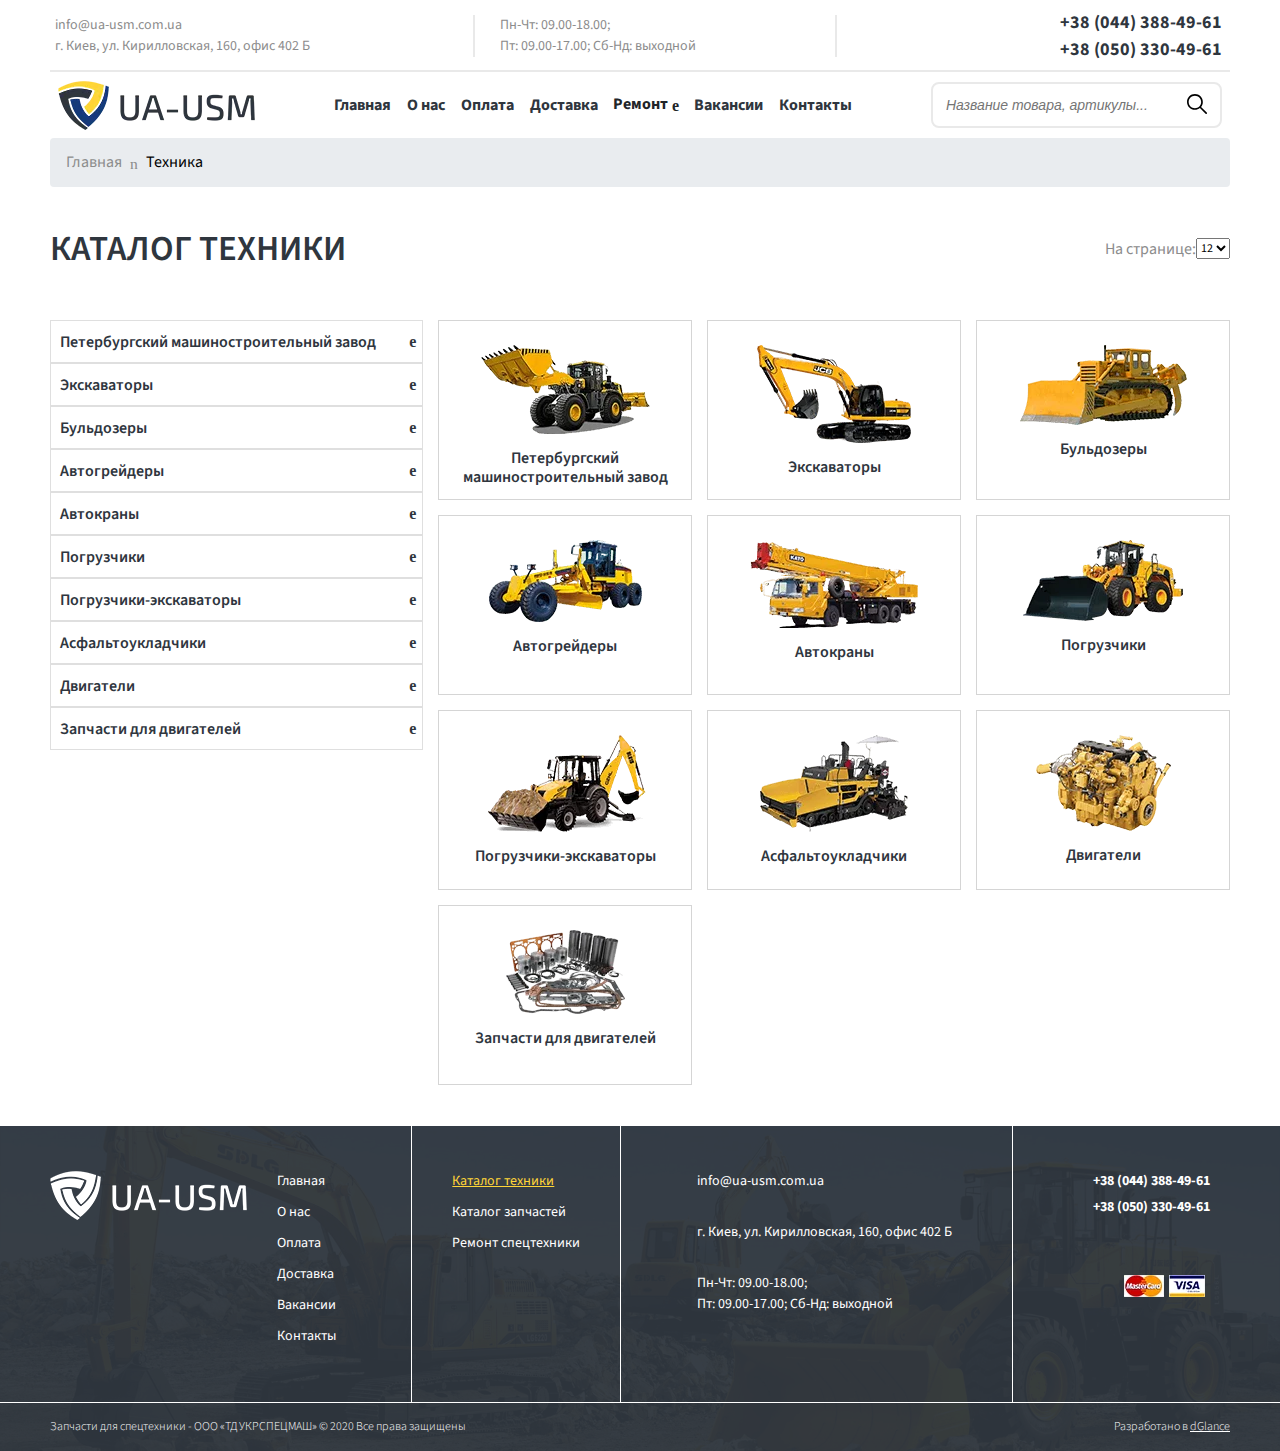
<file: catalog.html>
<!DOCTYPE html><html lang="ru"><head>    <meta charset="UTF-8">    <meta name="viewport" content="width=device-width, initial-scale=1.0">    <meta http-equiv="X-UA-Compatible" content="ie=edge">    <link rel="shortcut icon" href="src/favicon.ico" type="image/x-icon">    <link rel="stylesheet" href="https://stackpath.bootstrapcdn.com/bootstrap/4.5.2/css/bootstrap.min.css"        integrity="sha384-JcKb8q3iqJ61gNV9KGb8thSsNjpSL0n8PARn9HuZOnIxN0hoP+VmmDGMN5t9UJ0Z" crossorigin="anonymous">    <link rel="stylesheet" href="https://file.myfontastic.com/snSHQsym769PQPCxtBF94i/icons.css">    <link rel="stylesheet"        href="https://fonts.googleapis.com/css2?family=Source+Sans+Pro:wght@300;400;600;700&display=swap">    <link rel="stylesheet" href="css/catalog.min.css">    <link rel="stylesheet" href="css/media.min.css">    <title>УкрСпецМаш - Техника</title></head><body>    <header class="header">        <div class="container">            <div class="row__info row d-none d-md-flex no-gutters">                <div class="contacts col-md-8">                    <div class="wrapper">                        <a class="email" href="mailto:info@ua-usm.com.ua ">info@ua-usm.com.ua</a>                        <p class="place">г. Киев, ул. Кирилловская, 160, офис 402 Б</p>                    </div>                    <div class="working-time">                        <p>Пн-Чт: 09.00-18.00;</p>                        <p>Пт: 09.00-17.00; Сб-Нд: выходной</p>                    </div>                </div>                <div class="social-info col-md-4">                    <a class="facebook" href="https://www.facebook.com/tdukrspecmash/" target="_blank" rel="nofollow">                        <span class="icon-facebook"></span>                    </a>                    <ul class="phones">                        <li class="phone_item">                            <a href="tel:+380443884961">+38 (044) 388-49-61</a>                        </li>                        <li class="phone_item">                            <a href="tel:+380503304961">+38 (050) 330-49-61</a>                        </li>                    </ul>                </div>            </div>            <nav class="navbar navbar-expand-md navbar-light">                <a class="navbar-brand" href="index.html" aria-label="Site Logo">                    <h1 class="site-title">                        <picture><source srcset="img/logo.webp" type="image/webp"><img class="site-logo" src="img/logo.png" alt="Site Logo"></picture>                    </h1>                </a>                <div class="contact-phones d-md-none">                    <span class="icon-call-phone-outline" aria-hidden="true"></span>                    <ul class="phones">                        <li class="phone_item">                            <a href="tel:+380443884961">+38 (044) 388-49-61</a>                        </li>                        <li class="phone_item">                            <a href="tel:+380503304961">+38 (050) 330-49-61</a>                        </li>                    </ul>                </div>                <button class="navbar-toggler" data-target="#main-menu" data-toggle="collapse" aria-controls="main-menu"                    aria-expanded="false" aria-label="Main menu navigation">                    <span class="navbar-toggler-icon"></span>                </button>                <div id="main-menu" class="collapse navbar-collapse">                    <ul class="navbar-nav">                        <li class="nav-item">                            <a class="nav-link" href="index.html">Главная</a>                        </li>                        <li class="nav-item">                            <a class="nav-link" href="about.html">О нас</a>                        </li>                        <li class="nav-item">                            <a class="nav-link" href="payment.html">Оплата</a>                        </li>                        <li class="nav-item">                            <a class="nav-link" href="delivery.html">Доставка</a>                        </li>                        <li class="nav-item dropdown">                            <button id="my-dropdown" class="btn dropdown-toggle" data-toggle="dropdown"                                aria-haspopup="true" aria-expanded="false">Ремонт</button>                            <div class="dropdown-menu" aria-labelledby="navbarDropdown">                                <a class="dropdown-item" href="#">Ремонт автогрейдеров</a>                                <a class="dropdown-item" href="#">Ремонт асфальтоукладчиков</a>                                <a class="dropdown-item" href="repair_single.html">Ремонт бульдозеров</a>                                <a class="dropdown-item" href="#">Ремонт погрузчиков</a>                                <a class="dropdown-item" href="#">Ремонт тракторов</a>                                <a class="dropdown-item" href="#">Ремонт экскаваторов</a>                            </div>                        </li>                        <li class="nav-item">                            <a class="nav-link" href="vacancies.html">Вакансии</a>                        </li>                        <li class="nav-item">                            <a class="nav-link" href="contacts.html">Контакты</a>                        </li>                    </ul>                </div>                <form action="#" method="post" class="search-box">                    <input type="text" class="search-field" id="search-field"                        placeholder="Название товара, артикулы...">                    <button class="search-btn" type="submit"></button>                </form>            </nav>        </div>    </header>    <main class="main">        <div class="container">            <div class="breadcrumbs">                <nav aria-label="breadcrumb">                    <ol class="breadcrumb">                        <li class="breadcrumb-item"><a href="index.html">Главная</a></li>                        <li class="breadcrumb-item active" aria-current="page">Техника</li>                    </ol>                </nav>            </div>        </div>        <section id="catalog">            <div class="container">                <div class="title-wrapper">                    <h2 class="section-title">Каталог техники</h2>                    <label for="select">На странице:                        <select name="select">                            <option value="value1">6</option>                            <option value="value2" selected>12</option>                            <option value="value3">18</option>                        </select>                    </label>                </div>                <div class="row">                    <div class="col-12 col-md-4 sidebar">                        <div id="accordion" class="accordion-menu">                            <div class="card">                                <a class="btn btn-link card-header collapsed" id="menuHeadingOne" data-toggle="collapse"                                    data-target="#menuItemOne" aria-expanded="true" aria-controls="menuItemOne">                                    Петербургский машиностроительный завод                                </a>                                <div id="menuItemOne" class="collapse" aria-labelledby="menuHeadingOne"                                    data-parent="#accordion">                                    <div class="card-body">                                        Anim pariatur cliche reprehenderit, enim eiusmod high life accusamus terry                                        richardson ad squid. 3 wolf moon officia aute, non cupidatat skateboard dolor                                        brunch. Food truck quinoa nesciunt laborum eiusmod. Brunch 3 wolf moon tempor,                                        sunt aliqua put a bird on it squid single-origin coffee nulla assumenda                                        shoreditch et. Nihil anim keffiyeh helvetica, craft beer labore wes anderson                                        cred nesciunt sapiente ea proident. Ad vegan excepteur butcher vice lomo.                                        Leggings occaecat craft beer farm-to-table, raw denim aesthetic synth nesciunt                                        you probably haven't heard of them accusamus labore sustainable VHS.                                    </div>                                </div>                            </div>                            <div class="card">                                <a class="btn btn-link card-header collapsed" id="menuHeadingTwo" data-toggle="collapse"                                    data-target="#menuItemTwo" aria-expanded="false" aria-controls="menuItemTwo">                                    Экскаваторы                                </a>                                <div id="menuItemTwo" class="collapse" aria-labelledby="menuHeadingTwo"                                    data-parent="#accordion">                                    <div class="card-body">                                        Anim pariatur cliche reprehenderit, enim eiusmod high life accusamus terry                                        richardson ad squid. 3 wolf moon officia aute, non cupidatat skateboard dolor                                        brunch. Food truck quinoa nesciunt laborum eiusmod. Brunch 3 wolf moon tempor,                                        sunt aliqua put a bird on it squid single-origin coffee nulla assumenda                                        shoreditch et. Nihil anim keffiyeh helvetica, craft beer labore wes anderson                                        cred nesciunt sapiente ea proident. Ad vegan excepteur butcher vice lomo.                                        Leggings occaecat craft beer farm-to-table, raw denim aesthetic synth nesciunt                                        you probably haven't heard of them accusamus labore sustainable VHS.                                    </div>                                </div>                            </div>                            <div class="card">                                <a class="btn btn-link collapsed card-header" id="menuHeadingThree"                                    data-toggle="collapse" data-target="#menuItemThree" aria-expanded="false"                                    aria-controls="menuItemThree">                                    Бульдозеры                                </a>                                <div id="menuItemThree" class="collapse" aria-labelledby="menuHeadingThree"                                    data-parent="#accordion">                                    <div class="card-body">                                        <ul class="sub-catalog">                                            <li><a href="#">YTO</a></li>                                            <li><a href="#">Zoomlion</a></li>                                            <li><a href="#">Hanomag</a></li>                                            <li><a href="#">Daewoo</a></li>                                            <li><a href="#">Catterpillar</a></li>                                            <li><a href="#">Liugong</a></li>                                            <li><a href="#">Hyundai</a></li>                                            <li><a href="#">Hitachi</a></li>                                            <li><a href="#">Fiat-Hitachi</a></li>                                            <li><a href="#">Yuchai</a></li>                                            <li><a href="#">XCMG</a></li>                                            <li><a href="#">HBXG</a></li>                                            <li><a href="#">Shantui</a></li>                                            <li><a href="#">Liebherr</a></li>                                            <li><a href="#">Bobcat</a></li>                                            <li><a href="#">Case</a></li>                                            <li><a href="#">John Deere</a></li>                                            <li><a href="#">New Holland</a></li>                                            <li><a href="#">Komatsu</a></li>                                            <li><a href="#">Четра</a></li>                                            <li><a href="#">ЧТЗ</a></li>                                        </ul>                                    </div>                                </div>                            </div>                            <div class="card">                                <a class="btn btn-link collapsed card-header" id="menuHeadingFour"                                    data-toggle="collapse" data-target="#menuItemFour" aria-expanded="false"                                    aria-controls="menuItemFour">                                    Автогрейдеры                                </a>                                <div id="menuItemFour" class="collapse" aria-labelledby="menuHeadingFour"                                    data-parent="#accordion">                                    <div class="card-body">                                        Anim pariatur cliche reprehenderit, enim eiusmod high life accusamus terry                                        richardson ad squid. 3 wolf moon officia aute, non cupidatat skateboard dolor                                        brunch. Food truck quinoa nesciunt laborum eiusmod. Brunch 3 wolf moon tempor,                                        sunt aliqua put a bird on it squid single-origin coffee nulla assumenda                                        shoreditch et. Nihil anim keffiyeh helvetica, craft beer labore wes anderson                                        cred nesciunt sapiente ea proident. Ad vegan excepteur butcher vice lomo.                                        Leggings occaecat craft beer farm-to-table, raw denim aesthetic synth nesciunt                                        you probably haven't heard of them accusamus labore sustainable VHS.                                    </div>                                </div>                            </div>                            <div class="card">                                <a class="btn btn-link collapsed card-header" id="menuHeadingFive"                                    data-toggle="collapse" data-target="#menuItemFive" aria-expanded="false"                                    aria-controls="menuItemFive">                                    Автокраны                                </a>                                <div id="menuItemFive" class="collapse" aria-labelledby="menuHeadingFive"                                    data-parent="#accordion">                                    <div class="card-body">                                        Anim pariatur cliche reprehenderit, enim eiusmod high life accusamus terry                                        richardson ad squid. 3 wolf moon officia aute, non cupidatat skateboard dolor                                        brunch. Food truck quinoa nesciunt laborum eiusmod. Brunch 3 wolf moon tempor,                                        sunt aliqua put a bird on it squid single-origin coffee nulla assumenda                                        shoreditch et. Nihil anim keffiyeh helvetica, craft beer labore wes anderson                                        cred nesciunt sapiente ea proident. Ad vegan excepteur butcher vice lomo.                                        Leggings occaecat craft beer farm-to-table, raw denim aesthetic synth nesciunt                                        you probably haven't heard of them accusamus labore sustainable VHS.                                    </div>                                </div>                            </div>                            <div class="card">                                <a class="btn btn-link collapsed card-header" id="menuHeadingSix" data-toggle="collapse"                                    data-target="#menuItemSix" aria-expanded="false" aria-controls="menuItemSix">                                    Погрузчики                                </a>                                <div id="menuItemSix" class="collapse" aria-labelledby="menuHeadingSix"                                    data-parent="#accordion">                                    <div class="card-body">                                        Anim pariatur cliche reprehenderit, enim eiusmod high life accusamus terry                                        richardson ad squid. 3 wolf moon officia aute, non cupidatat skateboard dolor                                        brunch. Food truck quinoa nesciunt laborum eiusmod. Brunch 3 wolf moon tempor,                                        sunt aliqua put a bird on it squid single-origin coffee nulla assumenda                                        shoreditch et. Nihil anim keffiyeh helvetica, craft beer labore wes anderson                                        cred nesciunt sapiente ea proident. Ad vegan excepteur butcher vice lomo.                                        Leggings occaecat craft beer farm-to-table, raw denim aesthetic synth nesciunt                                        you probably haven't heard of them accusamus labore sustainable VHS.                                    </div>                                </div>                            </div>                            <div class="card">                                <a class="btn btn-link collapsed card-header" id="menuHeadingSeven"                                    data-toggle="collapse" data-target="#menuItemSeven" aria-expanded="false"                                    aria-controls="menuItemSeven">                                    Погрузчики-экскаваторы                                </a>                                <div id="menuItemSeven" class="collapse" aria-labelledby="menuHeadingSeven"                                    data-parent="#accordion">                                    <div class="card-body">                                        Anim pariatur cliche reprehenderit, enim eiusmod high life accusamus terry                                        richardson ad squid. 3 wolf moon officia aute, non cupidatat skateboard dolor                                        brunch. Food truck quinoa nesciunt laborum eiusmod. Brunch 3 wolf moon tempor,                                        sunt aliqua put a bird on it squid single-origin coffee nulla assumenda                                        shoreditch et. Nihil anim keffiyeh helvetica, craft beer labore wes anderson                                        cred nesciunt sapiente ea proident. Ad vegan excepteur butcher vice lomo.                                        Leggings occaecat craft beer farm-to-table, raw denim aesthetic synth nesciunt                                        you probably haven't heard of them accusamus labore sustainable VHS.                                    </div>                                </div>                            </div>                            <div class="card">                                <a class="btn btn-link collapsed card-header" id="menuHeadingEight"                                    data-toggle="collapse" data-target="#menuItemEight" aria-expanded="false"                                    aria-controls="menuItemEight">                                    Асфальтоукладчики                                </a>                                <div id="menuItemEight" class="collapse" aria-labelledby="menuHeadingEight"                                    data-parent="#accordion">                                    <div class="card-body">                                        Anim pariatur cliche reprehenderit, enim eiusmod high life accusamus terry                                        richardson ad squid. 3 wolf moon officia aute, non cupidatat skateboard dolor                                        brunch. Food truck quinoa nesciunt laborum eiusmod. Brunch 3 wolf moon tempor,                                        sunt aliqua put a bird on it squid single-origin coffee nulla assumenda                                        shoreditch et. Nihil anim keffiyeh helvetica, craft beer labore wes anderson                                        cred nesciunt sapiente ea proident. Ad vegan excepteur butcher vice lomo.                                        Leggings occaecat craft beer farm-to-table, raw denim aesthetic synth nesciunt                                        you probably haven't heard of them accusamus labore sustainable VHS.                                    </div>                                </div>                            </div>                            <div class="card">                                <a class="btn btn-link collapsed card-header" id="menuHeadingNine"                                    data-toggle="collapse" data-target="#menuItemNine" aria-expanded="false"                                    aria-controls="menuItemNine">                                    Двигатели                                </a>                                <div id="menuItemNine" class="collapse" aria-labelledby="menuHeadingNine"                                    data-parent="#accordion">                                    <div class="card-body">                                        Anim pariatur cliche reprehenderit, enim eiusmod high life accusamus terry                                        richardson ad squid. 3 wolf moon officia aute, non cupidatat skateboard dolor                                        brunch. Food truck quinoa nesciunt laborum eiusmod. Brunch 3 wolf moon tempor,                                        sunt aliqua put a bird on it squid single-origin coffee nulla assumenda                                        shoreditch et. Nihil anim keffiyeh helvetica, craft beer labore wes anderson                                        cred nesciunt sapiente ea proident. Ad vegan excepteur butcher vice lomo.                                        Leggings occaecat craft beer farm-to-table, raw denim aesthetic synth nesciunt                                        you probably haven't heard of them accusamus labore sustainable VHS.                                    </div>                                </div>                            </div>                            <div class="card">                                <a class="btn btn-link collapsed card-header" id="menuHeadingTen"                                    data-toggle="collapse" data-target="#menuItemTen" aria-expanded="false"                                    aria-controls="menuItemTen">                                    Запчасти для двигателей                                </a>                                <div id="menuItemTen" class="collapse" aria-labelledby="menuHeadingTen"                                    data-parent="#accordion">                                    <div class="card-body">                                        Anim pariatur cliche reprehenderit, enim eiusmod high life accusamus terry                                        richardson ad squid. 3 wolf moon officia aute, non cupidatat skateboard dolor                                        brunch. Food truck quinoa nesciunt laborum eiusmod. Brunch 3 wolf moon tempor,                                        sunt aliqua put a bird on it squid single-origin coffee nulla assumenda                                        shoreditch et. Nihil anim keffiyeh helvetica, craft beer labore wes anderson                                        cred nesciunt sapiente ea proident. Ad vegan excepteur butcher vice lomo.                                        Leggings occaecat craft beer farm-to-table, raw denim aesthetic synth nesciunt                                        you probably haven't heard of them accusamus labore sustainable VHS.                                    </div>                                </div>                            </div>                        </div>                    </div>                    <div class="col col-md-8 content">                        <ul class="technique-list row">                            <li class="technique-item col-md-6 col-lg-4">                                <div class="item">                                    <a href="catalog_single.html" class="technique-link">                                        <picture><source srcset="img/01.webp" type="image/webp"><img src="img/01.png" alt="Петербургский машиностроительный завод"></picture>                                        <h4 class="technique-title">Петербургский машиностроительный завод</h4>                                    </a>                                </div>                            </li>                            <li class="technique-item col-md-6 col-lg-4">                                <div class="item">                                    <a href="catalog_single.html" class="technique-link">                                        <picture><source srcset="img/02.webp" type="image/webp"><img src="img/02.png" alt="Экскаваторы"></picture>                                        <h4 class="technique-title">Экскаваторы</h4>                                    </a>                                </div>                            </li>                            <li class="technique-item col-md-6 col-lg-4">                                <div class="item">                                    <a href="catalog_single.html" class="technique-link">                                        <picture><source srcset="img/03.webp" type="image/webp"><img src="img/03.png" alt="Бульдозеры"></picture>                                        <h4 class="technique-title">Бульдозеры</h4>                                    </a>                                </div>                              </li>                            <li class="technique-item col-md-6 col-lg-4">                                <div class="item">                                    <a href="catalog_single.html" class="technique-link">                                        <picture><source srcset="img/04.webp" type="image/webp"><img src="img/04.png" alt="Автогрейдеры"></picture>                                        <h4 class="technique-title">Автогрейдеры</h4>                                    </a>                                </div>                            </li>                            <li class="technique-item col-md-6 col-lg-4">                                <div class="item">                                    <a href="catalog_single.html" class="technique-link">                                        <picture><source srcset="img/05.webp" type="image/webp"><img src="img/05.png" alt="Автокраны"></picture>                                        <h4 class="technique-title">Автокраны</h4>                                    </a>                                </div>                            </li>                            <li class="technique-item col-md-6 col-lg-4">                                <div class="item">                                    <a href="catalog_single.html" class="technique-link">                                        <picture><source srcset="img/06.webp" type="image/webp"><img src="img/06.png" alt="Погрузчики"></picture>                                        <h4 class="technique-title">Погрузчики</h4>                                    </a>                                </div>                            </li>                            <li class="technique-item col-md-6 col-lg-4">                                <div class="item">                                    <a href="catalog_single.html" class="technique-link">                                        <picture><source srcset="img/07.webp" type="image/webp"><img src="img/07.png" alt="Погрузчики-экскаваторы"></picture>                                        <h4 class="technique-title">Погрузчики-экскаваторы</h4>                                    </a>                                </div>                            </li>                            <li class="technique-item col-md-6 col-lg-4">                                <div class="item">                                    <a href="catalog_single.html" class="technique-link">                                        <picture><source srcset="img/08.webp" type="image/webp"><img src="img/08.png" alt="Асфальтоукладчики"></picture>                                        <h4 class="technique-title">Асфальтоукладчики</h4>                                    </a>                                </div>                            </li>                            <li class="technique-item col-md-6 col-lg-4">                                <div class="item">                                    <a href="catalog_single.html" class="technique-link">                                        <picture><source srcset="img/09.webp" type="image/webp"><img src="img/09.png" alt="Двигатели"></picture>                                        <h4 class="technique-title">Двигатели</h4>                                    </a>                                </div>                            </li>                            <li class="technique-item col-md-6 col-lg-4">                                <div class="item">                                    <a href="catalog_single.html" class="technique-link">                                        <picture><source srcset="img/10.webp" type="image/webp"><img src="img/10.png" alt="Запчасти"></picture>                                        <h4 class="technique-title">Запчасти для двигателей</h4>                                    </a>                                </div>                            </li>                        </ul>                    </div>                </div>            </div>        </section>    </main>    <footer class="footer">        <div class="row__wrapper">            <div class="container main-part">                <div class="footer-navigation">                    <a href="index.html">                        <picture><source srcset="img/logo.webp" type="image/webp"><img class="site-logo" src="img/logo.png" alt="Site Logo"></picture>                    </a>                    <ul class="footer-menu">                        <li class="footer-menu-item"><a class="footer-menu-link" href="index.html">Главная</a></li>                        <li class="footer-menu-item"><a class="footer-menu-link" href="about.html">О нас</a></li>                        <li class="footer-menu-item"><a class="footer-menu-link" href="payment.html">Оплата</a></li>                        <li class="footer-menu-item"><a class="footer-menu-link" href="delivery.html">Доставка</a></li>                        <li class="footer-menu-item"><a class="footer-menu-link" href="vacancies.html">Вакансии</a></li>                        <li class="footer-menu-item"><a class="footer-menu-link" href="contacts.html">Контакты</a></li>                    </ul>                </div>                <ul class="catalog-links-list">                    <li class="catalog-links-item active"><a class="catalog-link" href="catalog.html">Каталог                            техники</a></li>                    <li class="catalog-links-item"><a class="catalog-link" href="assortment.html">Каталог запчастей</a></li>                    <li class="catalog-links-item"><a class="catalog-link" href="repair.html">Ремонт спецтехники</a>                    </li>                </ul>                <div class="footer-info">                    <a class="email" href="mailto:info@ua-usm.com.ua ">info@ua-usm.com.ua</a>                    <p class="place">г. Киев, ул. Кирилловская, 160, офис 402 Б</p>                    <div class="working-time">                        <p>Пн-Чт: 09.00-18.00;</p>                        <p>Пт: 09.00-17.00; Сб-Нд: выходной</p>                    </div>                </div>                <div class="footer-info-second">                    <ul class="phones">                        <li class="phone_item">                            <a href="tel:+380443884961">+38 (044) 388-49-61</a>                        </li>                        <li class="phone_item">                            <a href="tel:+380503304961">+38 (050) 330-49-61</a>                        </li>                    </ul>                    <div class="wrapper">                        <a class="facebook-link" href="https://www.facebook.com/tdukrspecmash/" target="_blank"                            rel="nofollow">                            <span class="icon-facebook"></span>                        </a>                        <ul class="credit-cards-list">                            <li><picture><source srcset="img/mc.webp" type="image/webp"><img src="img/mc.png" alt="Master Card Icon"></picture></li>                            <li><picture><source srcset="img/visa.webp" type="image/webp"><img src="img/visa.png" alt="Visa Card Icon"></picture></li>                        </ul>                    </div>                </div>            </div>        </div>        <div class="row__wrapper">            <div class="container info-part">                <p>Запчасти для спецтехники - ООО «ТД УКРСПЕЦМАШ» © 2020 Все права защищены</p>                <p>Разработано в <a href="http://ru.dglance.com">dGlance</a></p>            </div>        </div>    </footer>    <script src="https://cdnjs.cloudflare.com/ajax/libs/jquery/3.5.1/jquery.slim.min.js"></script>    <script src="https://stackpath.bootstrapcdn.com/bootstrap/4.5.2/js/bootstrap.min.js"        integrity="sha384-B4gt1jrGC7Jh4AgTPSdUtOBvfO8shuf57BaghqFfPlYxofvL8/KUEfYiJOMMV+rV" crossorigin="anonymous">    </script>    <script src="https://cdnjs.cloudflare.com/ajax/libs/popper.js/2.5.3/umd/popper.min.js"></script></body></html>
</file>
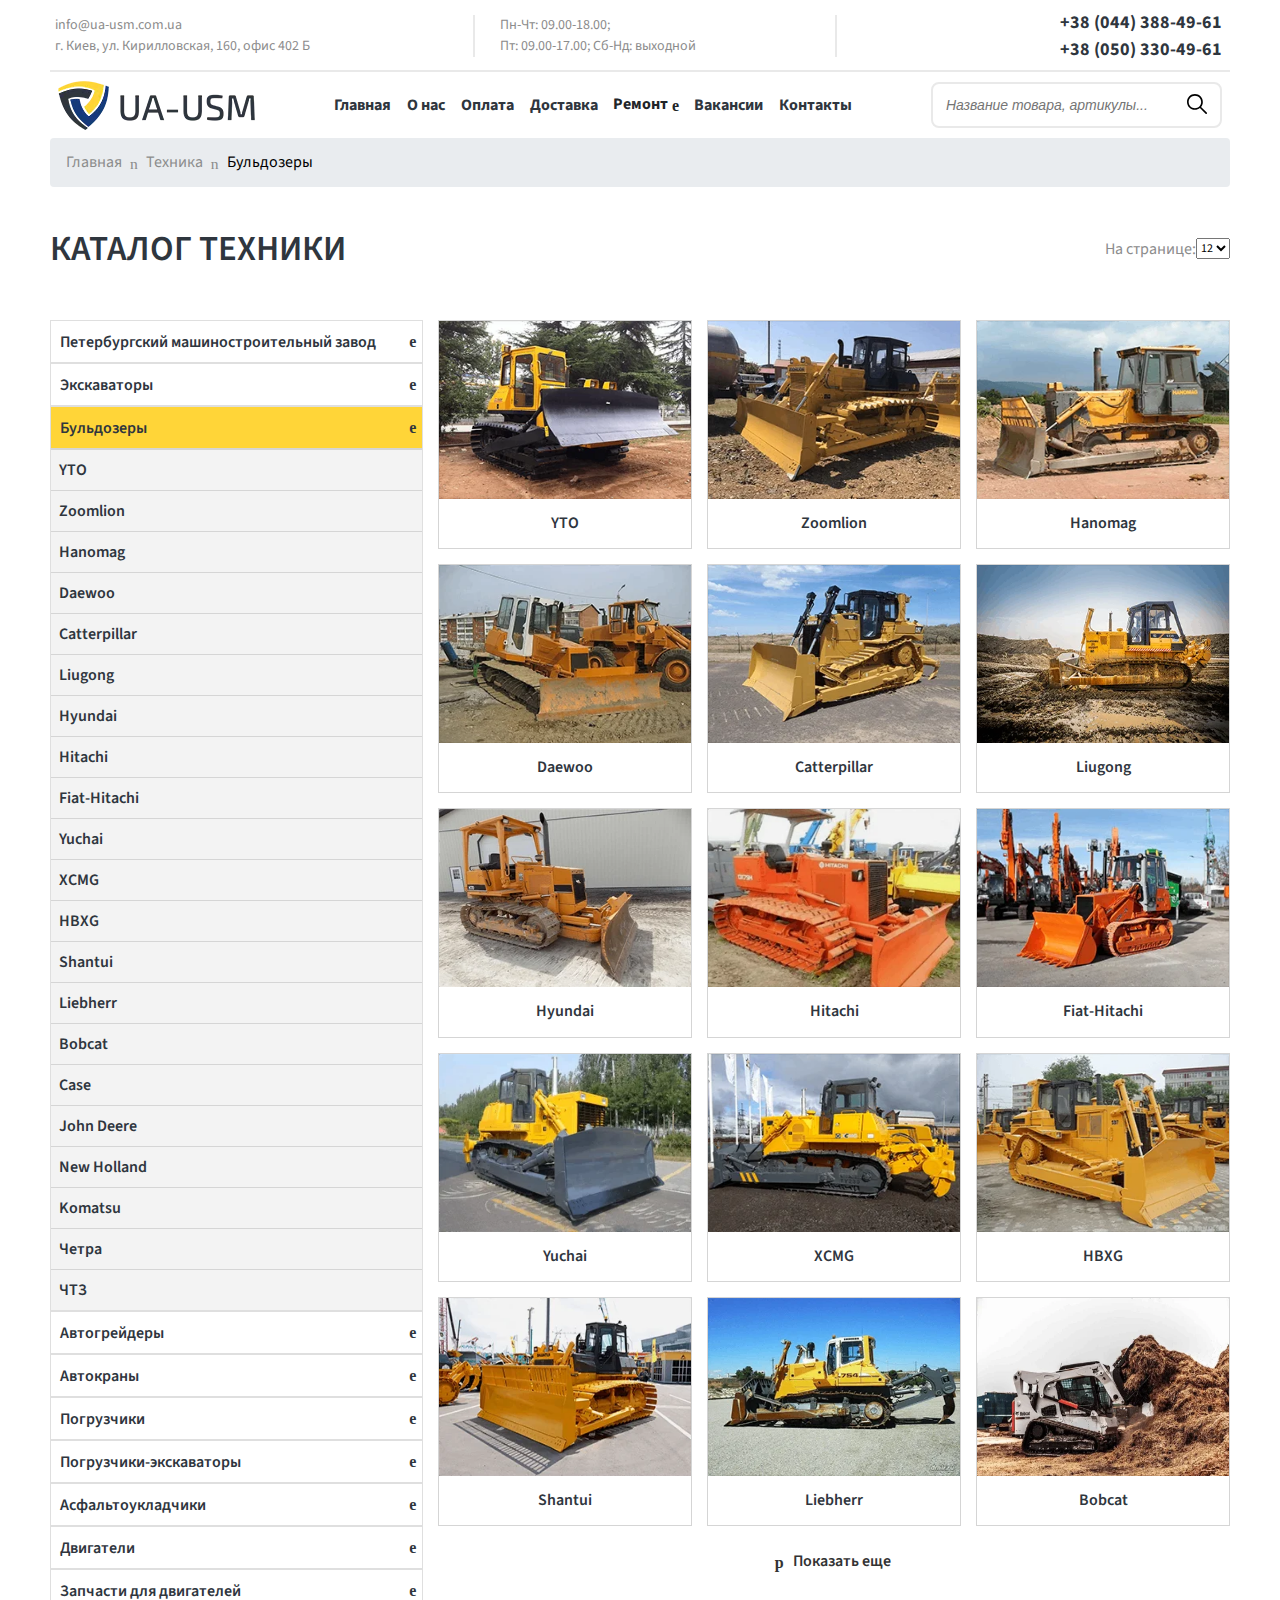
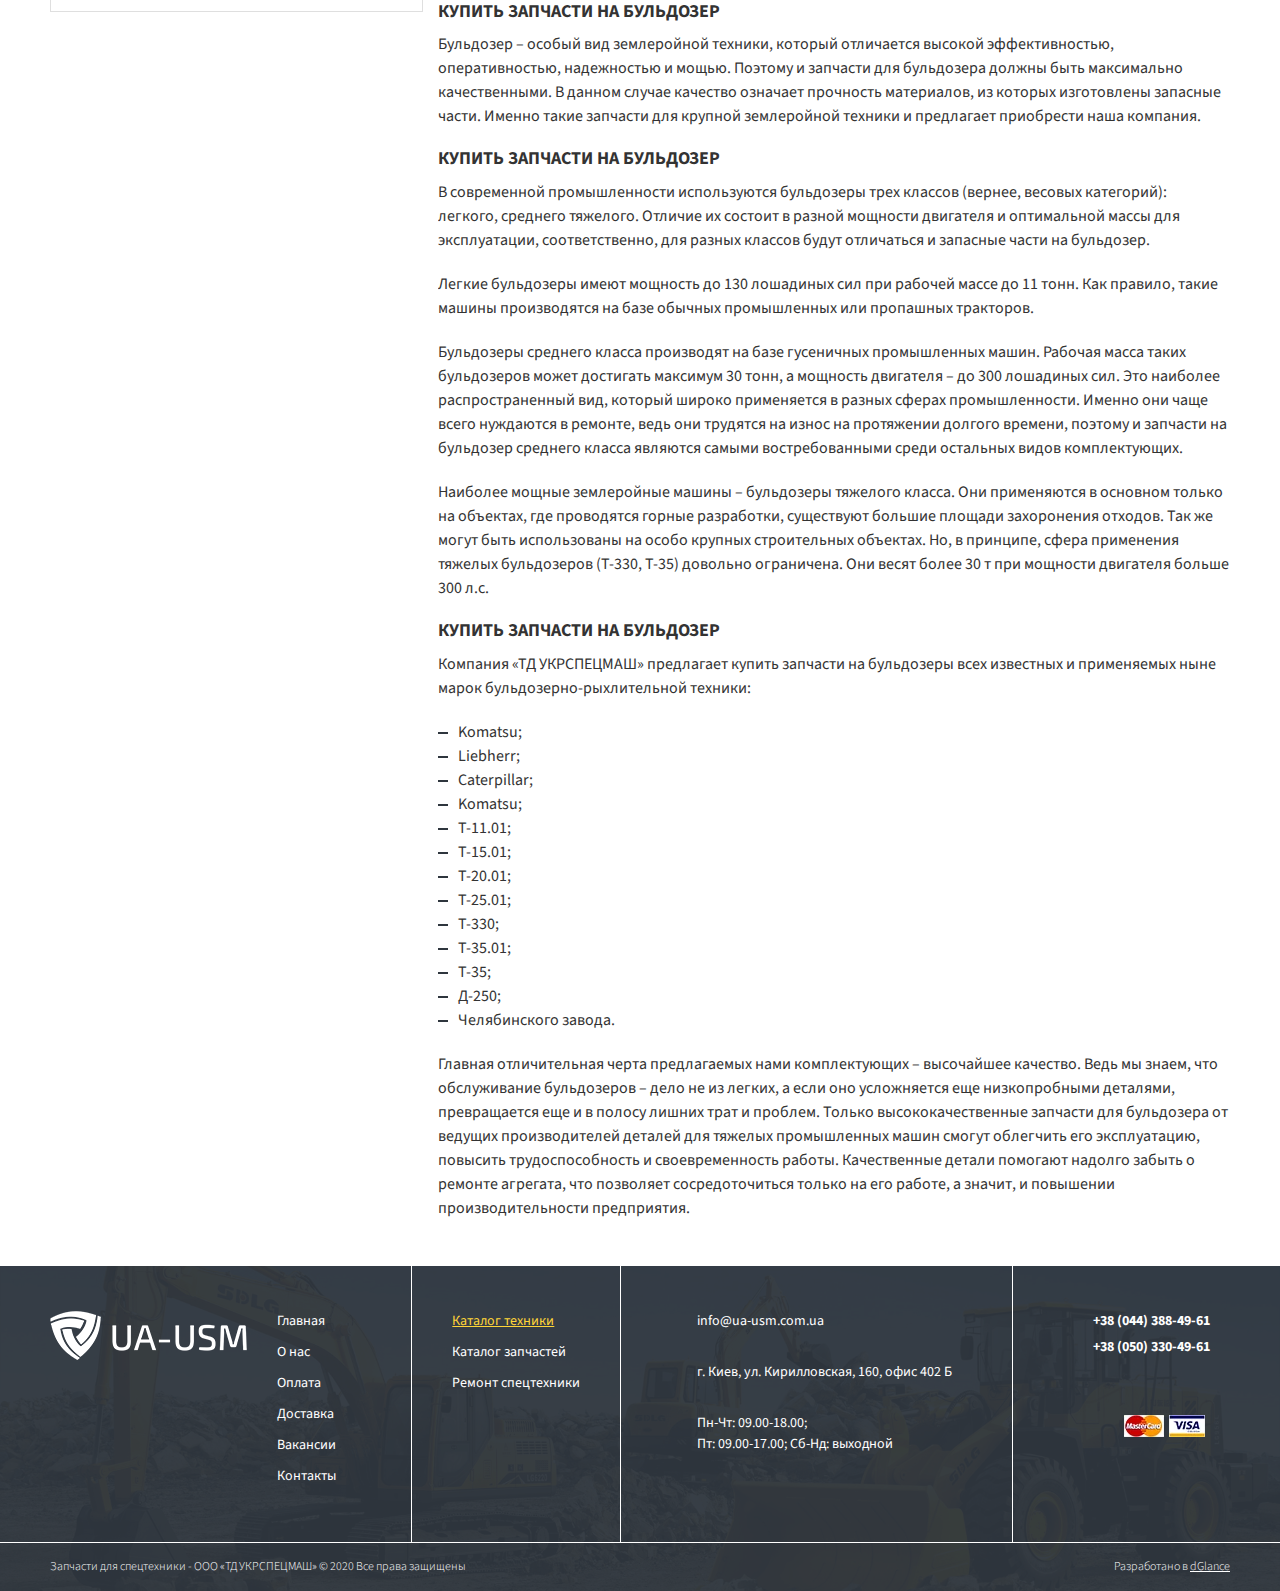
<file: catalog_single.html>
<!DOCTYPE html><html lang="ru"><head>    <meta charset="UTF-8">    <meta name="viewport" content="width=device-width, initial-scale=1.0">    <meta http-equiv="X-UA-Compatible" content="ie=edge">    <link rel="shortcut icon" href="src/favicon.ico" type="image/x-icon">    <link rel="stylesheet" href="https://stackpath.bootstrapcdn.com/bootstrap/4.5.2/css/bootstrap.min.css"        integrity="sha384-JcKb8q3iqJ61gNV9KGb8thSsNjpSL0n8PARn9HuZOnIxN0hoP+VmmDGMN5t9UJ0Z" crossorigin="anonymous">    <link rel="stylesheet" href="https://file.myfontastic.com/snSHQsym769PQPCxtBF94i/icons.css">    <link rel="stylesheet"        href="https://fonts.googleapis.com/css2?family=Source+Sans+Pro:wght@300;400;600;700&display=swap">    <link rel="stylesheet" href="css/catalog-single.min.css">    <link rel="stylesheet" href="css/media.min.css">    <title>УкрСпецМаш - Техника - Бульдозеры</title></head><body>    <header class="header">        <div class="container">            <div class="row__info row d-none d-md-flex no-gutters">                <div class="contacts col-md-8">                    <div class="wrapper">                        <a class="email" href="mailto:info@ua-usm.com.ua ">info@ua-usm.com.ua</a>                        <p class="place">г. Киев, ул. Кирилловская, 160, офис 402 Б</p>                    </div>                    <div class="working-time">                        <p>Пн-Чт: 09.00-18.00;</p>                        <p>Пт: 09.00-17.00; Сб-Нд: выходной</p>                    </div>                </div>                <div class="social-info col-md-4">                    <a class="facebook" href="https://www.facebook.com/tdukrspecmash/" target="_blank" rel="nofollow">                        <span class="icon-facebook"></span>                    </a>                    <ul class="phones">                        <li class="phone_item">                            <a href="tel:+380443884961">+38 (044) 388-49-61</a>                        </li>                        <li class="phone_item">                            <a href="tel:+380503304961">+38 (050) 330-49-61</a>                        </li>                    </ul>                </div>            </div>            <nav class="navbar navbar-expand-md navbar-light">                <a class="navbar-brand" href="index.html" aria-label="Site Logo">                    <h1 class="site-title">                        <picture><source srcset="img/logo.webp" type="image/webp"><img class="site-logo" src="img/logo.png" alt="Site Logo"></picture>                    </h1>                </a>                <div class="contact-phones d-md-none">                    <span class="icon-call-phone-outline" aria-hidden="true"></span>                    <ul class="phones">                        <li class="phone_item">                            <a href="tel:+380443884961">+38 (044) 388-49-61</a>                        </li>                        <li class="phone_item">                            <a href="tel:+380503304961">+38 (050) 330-49-61</a>                        </li>                    </ul>                </div>                <button class="navbar-toggler" data-target="#main-menu" data-toggle="collapse" aria-controls="main-menu"                    aria-expanded="false" aria-label="Main menu navigation">                    <span class="navbar-toggler-icon"></span>                </button>                <div id="main-menu" class="collapse navbar-collapse">                    <ul class="navbar-nav">                        <li class="nav-item">                            <a class="nav-link" href="index.html">Главная</a>                        </li>                        <li class="nav-item">                            <a class="nav-link" href="about.html">О нас</a>                        </li>                        <li class="nav-item">                            <a class="nav-link" href="payment.html">Оплата</a>                        </li>                        <li class="nav-item">                            <a class="nav-link" href="delivery.html">Доставка</a>                        </li>                        <li class="nav-item dropdown">                            <button id="my-dropdown" class="btn dropdown-toggle" data-toggle="dropdown"                                aria-haspopup="true" aria-expanded="false">Ремонт</button>                            <div class="dropdown-menu" aria-labelledby="navbarDropdown">                                <a class="dropdown-item" href="#">Ремонт автогрейдеров</a>                                <a class="dropdown-item" href="#">Ремонт асфальтоукладчиков</a>                                <a class="dropdown-item" href="#">Ремонт бульдозеров</a>                                <a class="dropdown-item" href="#">Ремонт погрузчиков</a>                                <a class="dropdown-item" href="#">Ремонт тракторов</a>                                <a class="dropdown-item" href="#">Ремонт экскаваторов</a>                            </div>                        </li>                        <li class="nav-item">                            <a class="nav-link" href="vacancies.html">Вакансии</a>                        </li>                        <li class="nav-item">                            <a class="nav-link" href="contacts.html">Контакты</a>                        </li>                    </ul>                </div>                <form action="#" method="post" class="search-box">                    <input type="text" class="search-field" id="search-field"                        placeholder="Название товара, артикулы...">                    <button class="search-btn" type="submit"></button>                </form>            </nav>        </div>    </header>    <main class="main">        <div class="container">            <div class="breadcrumbs">                <nav aria-label="breadcrumb">                    <ol class="breadcrumb">                        <li class="breadcrumb-item"><a href="index.html">Главная</a></li>                        <li class="breadcrumb-item"><a href="catalog.html">Техника</a></li>                        <li class="breadcrumb-item active" aria-current="page">Бульдозеры</li>                    </ol>                </nav>            </div>        </div>        <section id="catalog-single">            <div class="container">                <div class="title-wrapper">                    <h2 class="section-title">Каталог техники</h2>                    <label for="select">На странице:                        <select name="select">                            <option value="value1">6</option>                            <option value="value2" selected>12</option>                            <option value="value3">18</option>                        </select>                    </label>                </div>                <div class="row justify-content-center">                    <div class="col-12 col-md-4 sidebar">                        <div id="accordion" class="accordion-menu">                            <div class="card">                                <a class="btn btn-link card-header collapsed" id="menuHeadingOne" data-toggle="collapse"                                    data-target="#menuItemOne" aria-expanded="true" aria-controls="menuItemOne">                                    Петербургский машиностроительный завод                                </a>                                <div id="menuItemOne" class="collapse" aria-labelledby="menuHeadingOne"                                    data-parent="#accordion">                                    <div class="card-body">                                        Anim pariatur cliche reprehenderit, enim eiusmod high life accusamus terry                                        richardson ad squid. 3 wolf moon officia aute, non cupidatat skateboard dolor                                        brunch. Food truck quinoa nesciunt laborum eiusmod. Brunch 3 wolf moon tempor,                                        sunt aliqua put a bird on it squid single-origin coffee nulla assumenda                                        shoreditch et. Nihil anim keffiyeh helvetica, craft beer labore wes anderson                                        cred nesciunt sapiente ea proident. Ad vegan excepteur butcher vice lomo.                                        Leggings occaecat craft beer farm-to-table, raw denim aesthetic synth nesciunt                                        you probably haven't heard of them accusamus labore sustainable VHS.                                    </div>                                </div>                            </div>                            <div class="card">                                <a class="btn btn-link card-header collapsed" id="menuHeadingTwo" data-toggle="collapse"                                    data-target="#menuItemTwo" aria-expanded="false" aria-controls="menuItemTwo">                                    Экскаваторы                                </a>                                <div id="menuItemTwo" class="collapse" aria-labelledby="menuHeadingTwo"                                    data-parent="#accordion">                                    <div class="card-body">                                        Anim pariatur cliche reprehenderit, enim eiusmod high life accusamus terry                                        richardson ad squid. 3 wolf moon officia aute, non cupidatat skateboard dolor                                        brunch. Food truck quinoa nesciunt laborum eiusmod. Brunch 3 wolf moon tempor,                                        sunt aliqua put a bird on it squid single-origin coffee nulla assumenda                                        shoreditch et. Nihil anim keffiyeh helvetica, craft beer labore wes anderson                                        cred nesciunt sapiente ea proident. Ad vegan excepteur butcher vice lomo.                                        Leggings occaecat craft beer farm-to-table, raw denim aesthetic synth nesciunt                                        you probably haven't heard of them accusamus labore sustainable VHS.                                    </div>                                </div>                            </div>                            <div class="card">                                <a class="btn btn-link card-header" id="menuHeadingThree" data-toggle="collapse"                                    data-target="#menuItemThree" aria-expanded="false" aria-controls="menuItemThree">                                    Бульдозеры                                </a>                                <div id="menuItemThree" class="collapse show" aria-labelledby="menuHeadingThree"                                    data-parent="#accordion">                                    <div class="card-body">                                        <ul class="sub-catalog">                                            <li><a href="#">YTO</a></li>                                            <li><a href="#">Zoomlion</a></li>                                            <li><a href="#">Hanomag</a></li>                                            <li><a href="#">Daewoo</a></li>                                            <li><a href="#">Catterpillar</a></li>                                            <li><a href="#">Liugong</a></li>                                            <li><a href="#">Hyundai</a></li>                                            <li><a href="#">Hitachi</a></li>                                            <li><a href="#">Fiat-Hitachi</a></li>                                            <li><a href="#">Yuchai</a></li>                                            <li><a href="#">XCMG</a></li>                                            <li><a href="#">HBXG</a></li>                                            <li><a href="#">Shantui</a></li>                                            <li><a href="#">Liebherr</a></li>                                            <li><a href="#">Bobcat</a></li>                                            <li><a href="#">Case</a></li>                                            <li><a href="#">John Deere</a></li>                                            <li><a href="#">New Holland</a></li>                                            <li><a href="#">Komatsu</a></li>                                            <li><a href="#">Четра</a></li>                                            <li><a href="#">ЧТЗ</a></li>                                        </ul>                                    </div>                                </div>                            </div>                            <div class="card">                                <a class="btn btn-link collapsed card-header" id="menuHeadingFour"                                    data-toggle="collapse" data-target="#menuItemFour" aria-expanded="false"                                    aria-controls="menuItemFour">                                    Автогрейдеры                                </a>                                <div id="menuItemFour" class="collapse" aria-labelledby="menuHeadingFour"                                    data-parent="#accordion">                                    <div class="card-body">                                        Anim pariatur cliche reprehenderit, enim eiusmod high life accusamus terry                                        richardson ad squid. 3 wolf moon officia aute, non cupidatat skateboard dolor                                        brunch. Food truck quinoa nesciunt laborum eiusmod. Brunch 3 wolf moon tempor,                                        sunt aliqua put a bird on it squid single-origin coffee nulla assumenda                                        shoreditch et. Nihil anim keffiyeh helvetica, craft beer labore wes anderson                                        cred nesciunt sapiente ea proident. Ad vegan excepteur butcher vice lomo.                                        Leggings occaecat craft beer farm-to-table, raw denim aesthetic synth nesciunt                                        you probably haven't heard of them accusamus labore sustainable VHS.                                    </div>                                </div>                            </div>                            <div class="card">                                <a class="btn btn-link collapsed card-header" id="menuHeadingFive"                                    data-toggle="collapse" data-target="#menuItemFive" aria-expanded="false"                                    aria-controls="menuItemFive">                                    Автокраны                                </a>                                <div id="menuItemFive" class="collapse" aria-labelledby="menuHeadingFive"                                    data-parent="#accordion">                                    <div class="card-body">                                        Anim pariatur cliche reprehenderit, enim eiusmod high life accusamus terry                                        richardson ad squid. 3 wolf moon officia aute, non cupidatat skateboard dolor                                        brunch. Food truck quinoa nesciunt laborum eiusmod. Brunch 3 wolf moon tempor,                                        sunt aliqua put a bird on it squid single-origin coffee nulla assumenda                                        shoreditch et. Nihil anim keffiyeh helvetica, craft beer labore wes anderson                                        cred nesciunt sapiente ea proident. Ad vegan excepteur butcher vice lomo.                                        Leggings occaecat craft beer farm-to-table, raw denim aesthetic synth nesciunt                                        you probably haven't heard of them accusamus labore sustainable VHS.                                    </div>                                </div>                            </div>                            <div class="card">                                <a class="btn btn-link collapsed card-header" id="menuHeadingSix" data-toggle="collapse"                                    data-target="#menuItemSix" aria-expanded="false" aria-controls="menuItemSix">                                    Погрузчики                                </a>                                <div id="menuItemSix" class="collapse" aria-labelledby="menuHeadingSix"                                    data-parent="#accordion">                                    <div class="card-body">                                        Anim pariatur cliche reprehenderit, enim eiusmod high life accusamus terry                                        richardson ad squid. 3 wolf moon officia aute, non cupidatat skateboard dolor                                        brunch. Food truck quinoa nesciunt laborum eiusmod. Brunch 3 wolf moon tempor,                                        sunt aliqua put a bird on it squid single-origin coffee nulla assumenda                                        shoreditch et. Nihil anim keffiyeh helvetica, craft beer labore wes anderson                                        cred nesciunt sapiente ea proident. Ad vegan excepteur butcher vice lomo.                                        Leggings occaecat craft beer farm-to-table, raw denim aesthetic synth nesciunt                                        you probably haven't heard of them accusamus labore sustainable VHS.                                    </div>                                </div>                            </div>                            <div class="card">                                <a class="btn btn-link collapsed card-header" id="menuHeadingSeven"                                    data-toggle="collapse" data-target="#menuItemSeven" aria-expanded="false"                                    aria-controls="menuItemSeven">                                    Погрузчики-экскаваторы                                </a>                                <div id="menuItemSeven" class="collapse" aria-labelledby="menuHeadingSeven"                                    data-parent="#accordion">                                    <div class="card-body">                                        Anim pariatur cliche reprehenderit, enim eiusmod high life accusamus terry                                        richardson ad squid. 3 wolf moon officia aute, non cupidatat skateboard dolor                                        brunch. Food truck quinoa nesciunt laborum eiusmod. Brunch 3 wolf moon tempor,                                        sunt aliqua put a bird on it squid single-origin coffee nulla assumenda                                        shoreditch et. Nihil anim keffiyeh helvetica, craft beer labore wes anderson                                        cred nesciunt sapiente ea proident. Ad vegan excepteur butcher vice lomo.                                        Leggings occaecat craft beer farm-to-table, raw denim aesthetic synth nesciunt                                        you probably haven't heard of them accusamus labore sustainable VHS.                                    </div>                                </div>                            </div>                            <div class="card">                                <a class="btn btn-link collapsed card-header" id="menuHeadingEight"                                    data-toggle="collapse" data-target="#menuItemEight" aria-expanded="false"                                    aria-controls="menuItemEight">                                    Асфальтоукладчики                                </a>                                <div id="menuItemEight" class="collapse" aria-labelledby="menuHeadingEight"                                    data-parent="#accordion">                                    <div class="card-body">                                        Anim pariatur cliche reprehenderit, enim eiusmod high life accusamus terry                                        richardson ad squid. 3 wolf moon officia aute, non cupidatat skateboard dolor                                        brunch. Food truck quinoa nesciunt laborum eiusmod. Brunch 3 wolf moon tempor,                                        sunt aliqua put a bird on it squid single-origin coffee nulla assumenda                                        shoreditch et. Nihil anim keffiyeh helvetica, craft beer labore wes anderson                                        cred nesciunt sapiente ea proident. Ad vegan excepteur butcher vice lomo.                                        Leggings occaecat craft beer farm-to-table, raw denim aesthetic synth nesciunt                                        you probably haven't heard of them accusamus labore sustainable VHS.                                    </div>                                </div>                            </div>                            <div class="card">                                <a class="btn btn-link collapsed card-header" id="menuHeadingNine"                                    data-toggle="collapse" data-target="#menuItemNine" aria-expanded="false"                                    aria-controls="menuItemNine">                                    Двигатели                                </a>                                <div id="menuItemNine" class="collapse" aria-labelledby="menuHeadingNine"                                    data-parent="#accordion">                                    <div class="card-body">                                        Anim pariatur cliche reprehenderit, enim eiusmod high life accusamus terry                                        richardson ad squid. 3 wolf moon officia aute, non cupidatat skateboard dolor                                        brunch. Food truck quinoa nesciunt laborum eiusmod. Brunch 3 wolf moon tempor,                                        sunt aliqua put a bird on it squid single-origin coffee nulla assumenda                                        shoreditch et. Nihil anim keffiyeh helvetica, craft beer labore wes anderson                                        cred nesciunt sapiente ea proident. Ad vegan excepteur butcher vice lomo.                                        Leggings occaecat craft beer farm-to-table, raw denim aesthetic synth nesciunt                                        you probably haven't heard of them accusamus labore sustainable VHS.                                    </div>                                </div>                            </div>                            <div class="card">                                <a class="btn btn-link collapsed card-header" id="menuHeadingTen" data-toggle="collapse"                                    data-target="#menuItemTen" aria-expanded="false" aria-controls="menuItemTen">                                    Запчасти для двигателей                                </a>                                <div id="menuItemTen" class="collapse" aria-labelledby="menuHeadingTen"                                    data-parent="#accordion">                                    <div class="card-body">                                        Anim pariatur cliche reprehenderit, enim eiusmod high life accusamus terry                                        richardson ad squid. 3 wolf moon officia aute, non cupidatat skateboard dolor                                        brunch. Food truck quinoa nesciunt laborum eiusmod. Brunch 3 wolf moon tempor,                                        sunt aliqua put a bird on it squid single-origin coffee nulla assumenda                                        shoreditch et. Nihil anim keffiyeh helvetica, craft beer labore wes anderson                                        cred nesciunt sapiente ea proident. Ad vegan excepteur butcher vice lomo.                                        Leggings occaecat craft beer farm-to-table, raw denim aesthetic synth nesciunt                                        you probably haven't heard of them accusamus labore sustainable VHS.                                    </div>                                </div>                            </div>                        </div>                    </div>                    <div class="col col-md-8 content">                        <ul class="row bulldozer-list">                            <li class="col-md-6 col-lg-4">                                <div class="item">                                    <a href="catalog_single_products.html" class="link">                                        <picture><source srcset="img/bulldozer_full_1.webp" type="image/webp"><img src="img/bulldozer_full_1.png" alt="Бульдозер YTO"></picture>                                        <h4>YTO</h4>                                    </a>                                </div>                            </li>                            <li class="col-md-6 col-lg-4">                                <div class="item">                                    <a href="catalog_single_products.html" class="link">                                        <picture><source srcset="img/bulldozer_full_2.webp" type="image/webp"><img src="img/bulldozer_full_2.png" alt="Бульдозер Zoomlion"></picture>                                        <h4>Zoomlion</h4>                                    </a>                                </div>                            </li>                            <li class="col-md-6 col-lg-4">                                <div class="item">                                    <a href="catalog_single_products.html" class="link">                                        <picture><source srcset="img/bulldozer_full_3.webp" type="image/webp"><img src="img/bulldozer_full_3.png" alt="Бульдозер Hanomag"></picture>                                        <h4>Hanomag</h4>                                    </a>                                </div>                            </li>                            <li class="col-md-6 col-lg-4">                                <div class="item">                                    <a href="catalog_single_products.html" class="link">                                        <picture><source srcset="img/bulldozer_full_4.webp" type="image/webp"><img src="img/bulldozer_full_4.png" alt="Бульдозер Daewoo"></picture>                                        <h4>Daewoo</h4>                                    </a>                                </div>                            </li>                            <li class="col-md-6 col-lg-4">                                <div class="item">                                    <a href="catalog_single_products.html" class="link">                                        <picture><source srcset="img/bulldozer_full_5.webp" type="image/webp"><img src="img/bulldozer_full_5.png" alt="Бульдозер Catterpillar"></picture>                                        <h4>Catterpillar</h4>                                    </a>                                </div>                            </li>                            <li class="col-md-6 col-lg-4">                                <div class="item">                                    <a href="catalog_single_products.html" class="link">                                        <picture><source srcset="img/bulldozer_full_6.webp" type="image/webp"><img src="img/bulldozer_full_6.png" alt="Бульдозер Liugong"></picture>                                        <h4>Liugong</h4>                                    </a>                                </div>                            </li>                            <li class="col-md-6 col-lg-4">                                <div class="item">                                    <a href="catalog_single_products.html" class="link">                                        <picture><source srcset="img/bulldozer_full_7.webp" type="image/webp"><img src="img/bulldozer_full_7.png" alt="Бульдозер Hyundai"></picture>                                        <h4>Hyundai</h4>                                    </a>                                </div>                            </li>                            <li class="col-md-6 col-lg-4">                                <div class="item">                                    <a href="catalog_single_products.html" class="link">                                        <picture><source srcset="img/bulldozer_full_8.webp" type="image/webp"><img src="img/bulldozer_full_8.png" alt="Бульдозер Hitachi"></picture>                                        <h4>Hitachi</h4>                                    </a>                                </div>                            </li>                            <li class="col-md-6 col-lg-4">                                <div class="item">                                    <a href="catalog_single_products.html" class="link">                                        <picture><source srcset="img/bulldozer_full_9.webp" type="image/webp"><img src="img/bulldozer_full_9.png" alt="Бульдозер Fiat-Hitachi"></picture>                                        <h4>Fiat-Hitachi</h4>                                    </a>                                </div>                            </li>                            <li class="col-md-6 col-lg-4">                                <div class="item">                                    <a href="catalog_single_products.html" class="link">                                        <picture><source srcset="img/bulldozer_full_10.webp" type="image/webp"><img src="img/bulldozer_full_10.png" alt="Бульдозер Yuchai"></picture>                                        <h4>Yuchai</h4>                                    </a>                                </div>                            </li>                            <li class="col-md-6 col-lg-4">                                <div class="item">                                    <a href="catalog_single_products.html" class="link">                                        <picture><source srcset="img/bulldozer_full_11.webp" type="image/webp"><img src="img/bulldozer_full_11.png" alt="Бульдозер XCMG"></picture>                                        <h4>XCMG</h4>                                    </a>                                </div>                            </li>                            <li class="col-md-6 col-lg-4">                                <div class="item">                                    <a href="catalog_single_products.html" class="link">                                        <picture><source srcset="img/bulldozer_full_12.webp" type="image/webp"><img src="img/bulldozer_full_12.png" alt="Бульдозер HBXG"></picture>                                        <h4>HBXG</h4>                                    </a>                                </div>                            </li>                            <li class="col-md-6 col-lg-4">                                <div class="item">                                    <a href="catalog_single_products.html" class="link">                                        <picture><source srcset="img/bulldozer_full_13.webp" type="image/webp"><img src="img/bulldozer_full_13.png" alt="Бульдозер Shantui"></picture>                                        <h4>Shantui</h4>                                    </a>                                </div>                            </li>                            <li class="col-md-6 col-lg-4">                                <div class="item">                                    <a href="catalog_single_products.html" class="link">                                        <picture><source srcset="img/bulldozer_full_14.webp" type="image/webp"><img src="img/bulldozer_full_14.png" alt="Бульдозер Liebherr"></picture>                                        <h4>Liebherr</h4>                                    </a>                                </div>                            </li>                            <li class="col-md-6 col-lg-4">                                <div class="item">                                    <a href="catalog_single_products.html" class="link">                                        <picture><source srcset="img/bulldozer_full_15.webp" type="image/webp"><img src="img/bulldozer_full_15.png" alt="Бульдозер Bobcat"></picture>                                        <h4>Bobcat</h4>                                    </a>                                </div>                            </li>                        </ul>                        <a class="read-more" href="#">Показать еще</a>                        <article>                            <h3>Купить запчасти на бульдозер</h3>                            <p>Бульдозер – особый вид землеройной техники, который отличается высокой эффективностью,                                оперативностью, надежностью и мощью. Поэтому и запчасти для бульдозера должны быть                                максимально качественными. В данном случае качество означает прочность материалов, из                                которых изготовлены запасные части. Именно такие запчасти для крупной землеройной                                техники и                                предлагает приобрести наша компания.</p>                            <h3>Купить запчасти на бульдозер</h3>                            <p>В современной промышленности используются бульдозеры трех классов (вернее, весовых                                категорий): легкого, среднего тяжелого. Отличие их состоит в разной мощности двигателя и                                оптимальной массы для эксплуатации, соответственно, для разных классов будут отличаться                                и                                запасные части на бульдозер.</p>                            <p>Легкие бульдозеры имеют мощность до 130 лошадиных сил при рабочей массе до 11 тонн. Как                                правило, такие машины производятся на базе обычных промышленных или пропашных тракторов.                            </p>                            <p>Бульдозеры среднего класса производят на базе гусеничных промышленных машин. Рабочая                                масса                                таких бульдозеров может достигать максимум 30 тонн, а мощность двигателя – до 300                                лошадиных                                сил. Это наиболее распространенный вид, который широко применяется в разных сферах                                промышленности. Именно они чаще всего нуждаются в ремонте, ведь они трудятся на износ на                                протяжении долгого времени, поэтому и запчасти на бульдозер среднего класса являются                                самыми                                востребованными среди остальных видов комплектующих.</p>                            <p>Наиболее мощные землеройные машины – бульдозеры тяжелого класса. Они применяются в                                основном                                только на объектах, где проводятся горные разработки, существуют большие площади                                захоронения                                отходов. Так же могут быть использованы на особо крупных строительных объектах. Но, в                                принципе, сфера применения тяжелых бульдозеров (Т-330, Т-35) довольно ограничена. Они                                весят                                более 30 т при мощности двигателя больше 300 л.с.</p>                            <h3>Купить запчасти на бульдозер</h3>                            <p>Компания «ТД УКРСПЕЦМАШ» предлагает купить запчасти на бульдозеры всех известных и                                применяемых ныне марок бульдозерно-рыхлительной техники:</p>                            <ul>                                <li>Komatsu;</li>                                <li>Liebherr;</li>                                <li>Caterpillar;</li>                                <li>Komatsu;</li>                                <li>Т-11.01;</li>                                <li>Т-15.01;</li>                                <li>Т-20.01;</li>                                <li>Т-25.01;</li>                                <li>Т-330;</li>                                <li>Т-35.01;</li>                                <li>Т-35;</li>                                <li>Д-250;</li>                                <li>Челябинского завода.</li>                            </ul>                            <p>Главная отличительная черта предлагаемых нами комплектующих – высочайшее качество. Ведь                                мы                                знаем, что обслуживание бульдозеров – дело не из легких, а если оно усложняется еще                                низкопробными деталями, превращается еще и в полосу лишних трат и проблем. Только                                высококачественные запчасти для бульдозера от ведущих производителей деталей для тяжелых                                промышленных машин смогут облегчить его эксплуатацию, повысить трудоспособность и                                своевременность работы. Качественные детали помогают надолго забыть о ремонте агрегата,                                что                                позволяет сосредоточиться только на его работе, а значит, и повышении производительности                                предприятия.</p>                        </article>                    </div>                </div>            </div>        </section>    </main>    <footer class="footer">        <div class="row__wrapper">            <div class="container main-part">                <div class="footer-navigation">                    <a href="index.html">                        <picture><source srcset="img/logo.webp" type="image/webp"><img class="site-logo" src="img/logo.png" alt="Site Logo"></picture>                    </a>                    <ul class="footer-menu">                        <li class="footer-menu-item"><a class="footer-menu-link" href="index.html">Главная</a></li>                        <li class="footer-menu-item"><a class="footer-menu-link" href="about.html">О нас</a></li>                        <li class="footer-menu-item"><a class="footer-menu-link" href="payment.html">Оплата</a></li>                        <li class="footer-menu-item"><a class="footer-menu-link" href="delivery.html">Доставка</a></li>                        <li class="footer-menu-item"><a class="footer-menu-link" href="vacancies.html">Вакансии</a></li>                        <li class="footer-menu-item"><a class="footer-menu-link" href="contacts.html">Контакты</a></li>                    </ul>                </div>                <ul class="catalog-links-list">                    <li class="catalog-links-item active"><a class="catalog-link" href="catalog.html">Каталог                            техники</a></li>                    <li class="catalog-links-item"><a class="catalog-link" href="assortment.html">Каталог запчастей</a></li>                    <li class="catalog-links-item"><a class="catalog-link" href="repair.html">Ремонт спецтехники</a>                    </li>                </ul>                <div class="footer-info">                    <a class="email" href="mailto:info@ua-usm.com.ua ">info@ua-usm.com.ua</a>                    <p class="place">г. Киев, ул. Кирилловская, 160, офис 402 Б</p>                    <div class="working-time">                        <p>Пн-Чт: 09.00-18.00;</p>                        <p>Пт: 09.00-17.00; Сб-Нд: выходной</p>                    </div>                </div>                <div class="footer-info-second">                    <ul class="phones">                        <li class="phone_item">                            <a href="tel:+380443884961">+38 (044) 388-49-61</a>                        </li>                        <li class="phone_item">                            <a href="tel:+380503304961">+38 (050) 330-49-61</a>                        </li>                    </ul>                    <div class="wrapper">                        <a class="facebook-link" href="https://www.facebook.com/tdukrspecmash/" target="_blank"                            rel="nofollow">                            <span class="icon-facebook"></span>                        </a>                        <ul class="credit-cards-list">                            <li><picture><source srcset="img/mc.webp" type="image/webp"><img src="img/mc.png" alt="Master Card Icon"></picture></li>                            <li><picture><source srcset="img/visa.webp" type="image/webp"><img src="img/visa.png" alt="Visa Card Icon"></picture></li>                        </ul>                    </div>                </div>            </div>        </div>        <div class="row__wrapper">            <div class="container info-part">                <p>Запчасти для спецтехники - ООО «ТД УКРСПЕЦМАШ» © 2020 Все права защищены</p>                <p>Разработано в <a href="http://ru.dglance.com">dGlance</a></p>            </div>        </div>    </footer>    <script src="https://cdnjs.cloudflare.com/ajax/libs/jquery/3.5.1/jquery.slim.min.js"></script>    <script src="https://stackpath.bootstrapcdn.com/bootstrap/4.5.2/js/bootstrap.min.js"        integrity="sha384-B4gt1jrGC7Jh4AgTPSdUtOBvfO8shuf57BaghqFfPlYxofvL8/KUEfYiJOMMV+rV" crossorigin="anonymous">    </script>    <script src="https://cdnjs.cloudflare.com/ajax/libs/popper.js/2.5.3/umd/popper.min.js"></script></body></html>
</file>
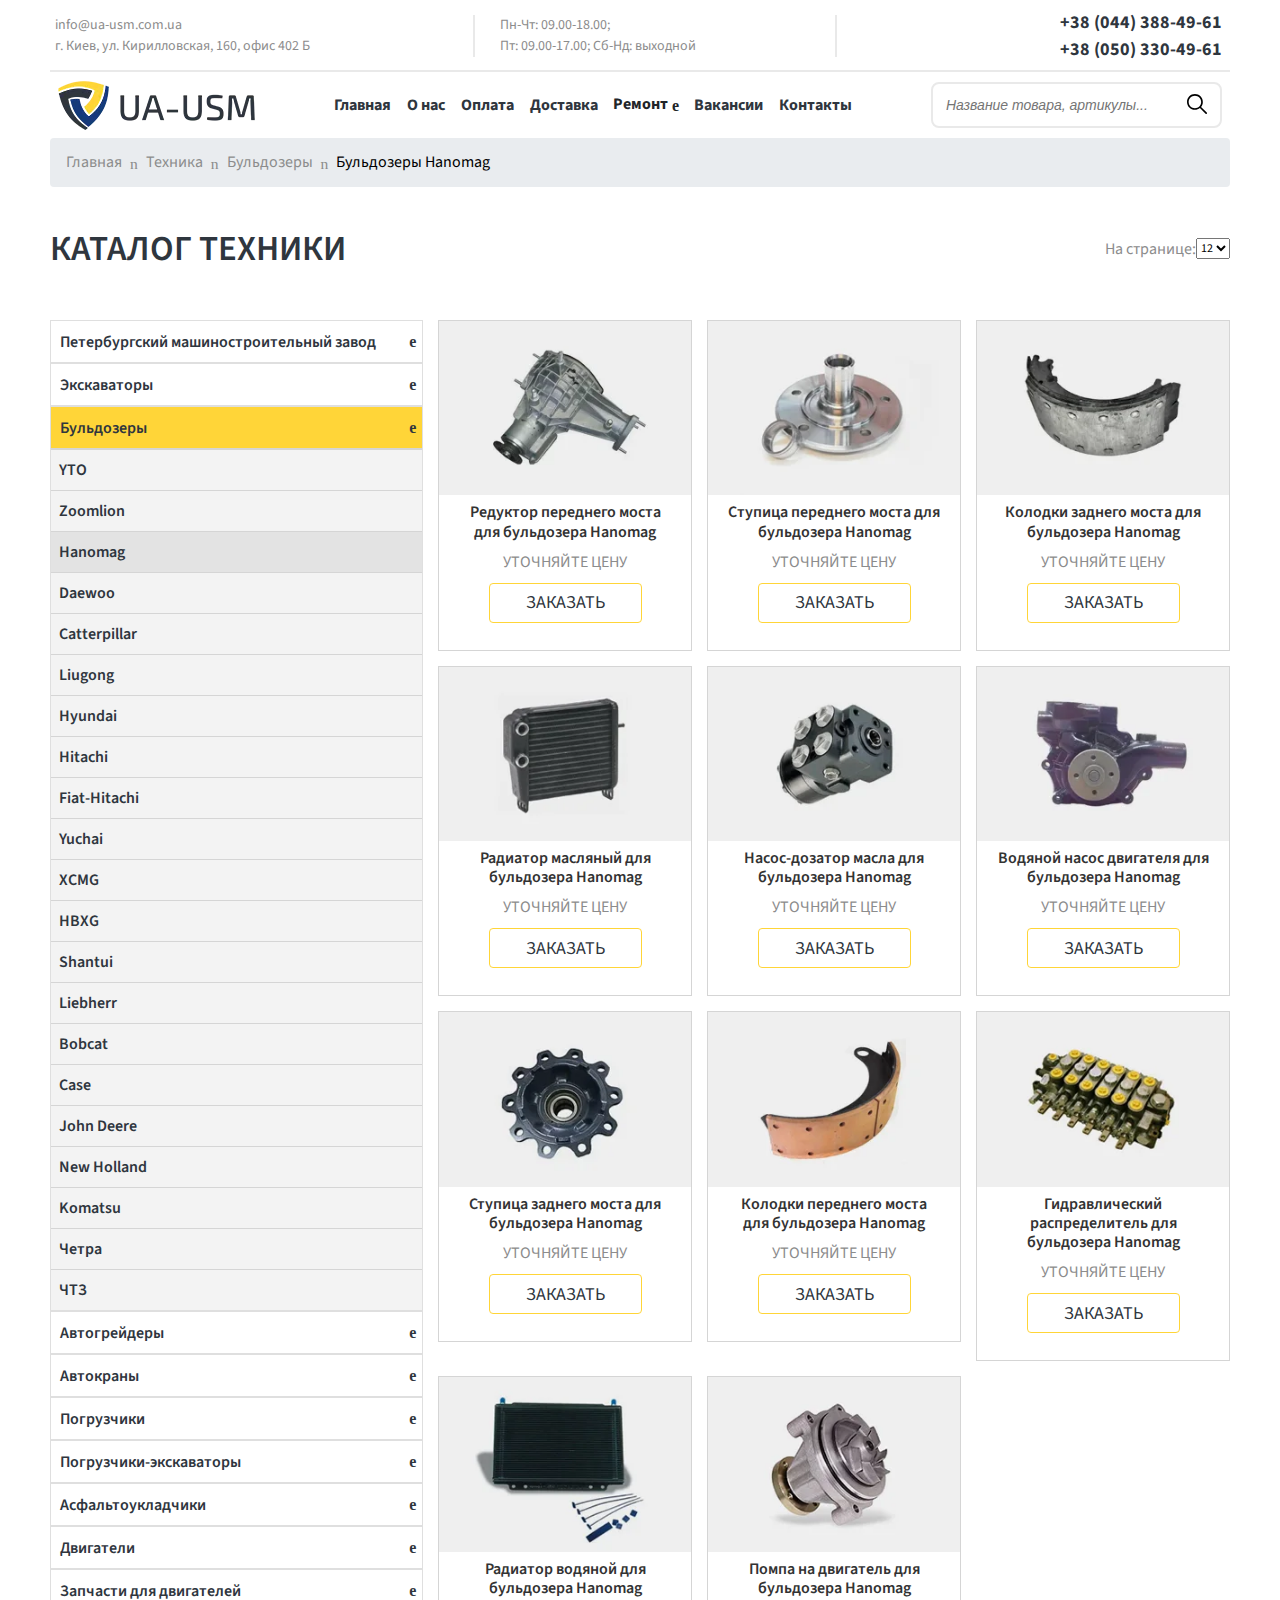
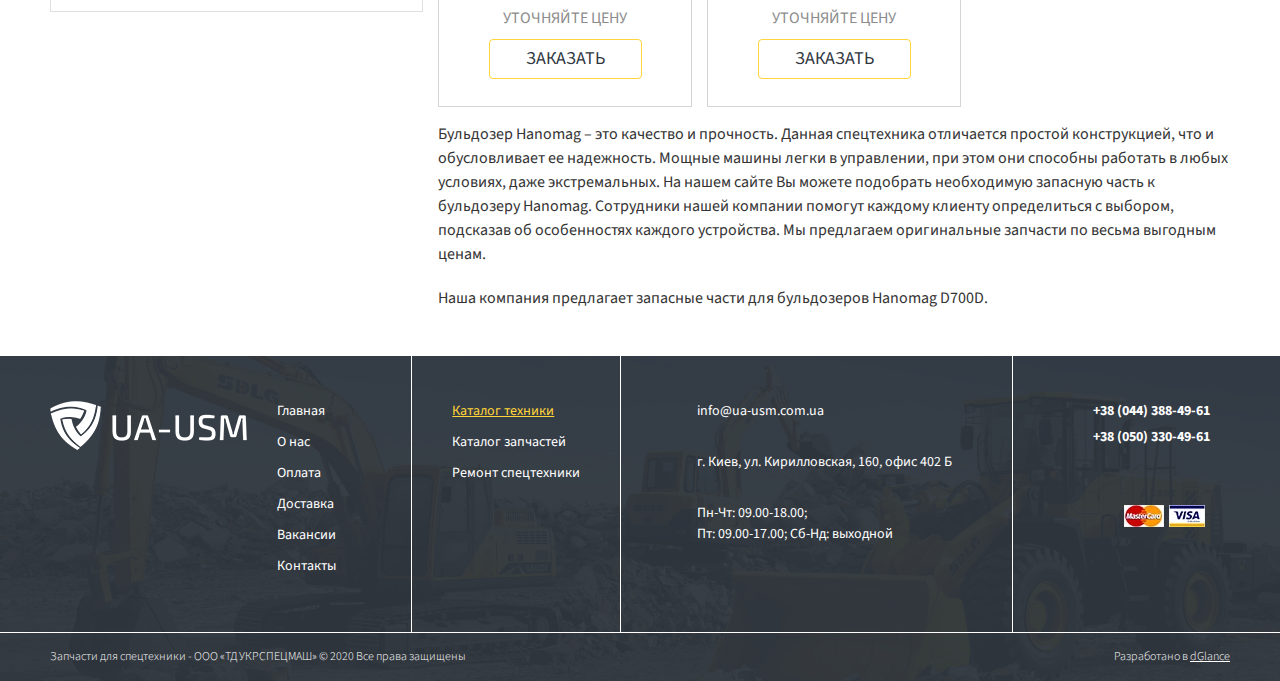
<file: catalog_single_products.html>
<!DOCTYPE html><html lang="ru"><head>    <meta charset="UTF-8">    <meta name="viewport" content="width=device-width, initial-scale=1.0">    <meta http-equiv="X-UA-Compatible" content="ie=edge">    <link rel="shortcut icon" href="src/favicon.ico" type="image/x-icon">    <link rel="stylesheet" href="https://stackpath.bootstrapcdn.com/bootstrap/4.5.2/css/bootstrap.min.css"        integrity="sha384-JcKb8q3iqJ61gNV9KGb8thSsNjpSL0n8PARn9HuZOnIxN0hoP+VmmDGMN5t9UJ0Z" crossorigin="anonymous">    <link rel="stylesheet" href="https://file.myfontastic.com/snSHQsym769PQPCxtBF94i/icons.css">    <link rel="stylesheet"        href="https://fonts.googleapis.com/css2?family=Source+Sans+Pro:wght@300;400;600;700&display=swap">    <link rel="stylesheet" href="css/catalog_single_products.min.css">    <link rel="stylesheet" href="css/media.min.css">    <title>УкрСпецМаш - Техника - Бульдозеры</title></head><body>    <header class="header">        <div class="container">            <div class="row__info row d-none d-md-flex no-gutters">                <div class="contacts col-md-8">                    <div class="wrapper">                        <a class="email" href="mailto:info@ua-usm.com.ua ">info@ua-usm.com.ua</a>                        <p class="place">г. Киев, ул. Кирилловская, 160, офис 402 Б</p>                    </div>                    <div class="working-time">                        <p>Пн-Чт: 09.00-18.00;</p>                        <p>Пт: 09.00-17.00; Сб-Нд: выходной</p>                    </div>                </div>                <div class="social-info col-md-4">                    <a class="facebook" href="https://www.facebook.com/tdukrspecmash/" target="_blank" rel="nofollow">                        <span class="icon-facebook"></span>                    </a>                    <ul class="phones">                        <li class="phone_item">                            <a href="tel:+380443884961">+38 (044) 388-49-61</a>                        </li>                        <li class="phone_item">                            <a href="tel:+380503304961">+38 (050) 330-49-61</a>                        </li>                    </ul>                </div>            </div>            <nav class="navbar navbar-expand-md navbar-light">                <a class="navbar-brand" href="index.html" aria-label="Site Logo">                    <h1 class="site-title">                        <picture><source srcset="img/logo.webp" type="image/webp"><img class="site-logo" src="img/logo.png" alt="Site Logo"></picture>                    </h1>                </a>                <div class="contact-phones d-md-none">                    <span class="icon-call-phone-outline" aria-hidden="true"></span>                    <ul class="phones">                        <li class="phone_item">                            <a href="tel:+380443884961">+38 (044) 388-49-61</a>                        </li>                        <li class="phone_item">                            <a href="tel:+380503304961">+38 (050) 330-49-61</a>                        </li>                    </ul>                </div>                <button class="navbar-toggler" data-target="#main-menu" data-toggle="collapse" aria-controls="main-menu"                    aria-expanded="false" aria-label="Main menu navigation">                    <span class="navbar-toggler-icon"></span>                </button>                <div id="main-menu" class="collapse navbar-collapse">                    <ul class="navbar-nav">                        <li class="nav-item">                            <a class="nav-link" href="index.html">Главная</a>                        </li>                        <li class="nav-item">                            <a class="nav-link" href="about.html">О нас</a>                        </li>                        <li class="nav-item">                            <a class="nav-link" href="payment.html">Оплата</a>                        </li>                        <li class="nav-item">                            <a class="nav-link" href="delivery.html">Доставка</a>                        </li>                        <li class="nav-item dropdown">                            <button id="my-dropdown" class="btn dropdown-toggle" data-toggle="dropdown"                                aria-haspopup="true" aria-expanded="false">Ремонт</button>                            <div class="dropdown-menu" aria-labelledby="navbarDropdown">                                <a class="dropdown-item" href="#">Ремонт автогрейдеров</a>                                <a class="dropdown-item" href="#">Ремонт асфальтоукладчиков</a>                                <a class="dropdown-item" href="repair_single.html">Ремонт бульдозеров</a>                                <a class="dropdown-item" href="#">Ремонт погрузчиков</a>                                <a class="dropdown-item" href="#">Ремонт тракторов</a>                                <a class="dropdown-item" href="#">Ремонт экскаваторов</a>                            </div>                        </li>                        <li class="nav-item">                            <a class="nav-link" href="vacancies.html">Вакансии</a>                        </li>                        <li class="nav-item">                            <a class="nav-link" href="contacts.html">Контакты</a>                        </li>                    </ul>                </div>                <form action="#" method="post" class="search-box">                    <input type="text" class="search-field" id="search-field"                        placeholder="Название товара, артикулы...">                    <button class="search-btn" type="submit"></button>                </form>            </nav>        </div>    </header>    <main class="main">        <div class="container">            <div class="breadcrumbs">                <nav aria-label="breadcrumb">                    <ol class="breadcrumb">                        <li class="breadcrumb-item"><a href="index.html">Главная</a></li>                        <li class="breadcrumb-item"><a href="catalog.html">Техника</a></li>                        <li class="breadcrumb-item"><a href="catalog_single.html">Бульдозеры</a></li>                        <li class="breadcrumb-item active" aria-current="page">Бульдозеры Hanomag</li>                    </ol>                </nav>            </div>        </div>        <section id="products">            <div class="container">                <div class="title-wrapper">                    <h2 class="section-title">Каталог техники</h2>                    <label for="select">На странице:                        <select name="select">                            <option value="value1">6</option>                            <option value="value2" selected>12</option>                            <option value="value3">18</option>                        </select>                    </label>                </div>                <div class="row justify-content-center">                    <div class="col-12 col-md-4 sidebar">                        <div id="accordion" class="accordion-menu">                            <div class="card">                                <a class="btn btn-link card-header collapsed" id="menuHeadingOne" data-toggle="collapse"                                    data-target="#menuItemOne" aria-expanded="true" aria-controls="menuItemOne">                                    Петербургский машиностроительный завод                                </a>                                <div id="menuItemOne" class="collapse" aria-labelledby="menuHeadingOne"                                    data-parent="#accordion">                                    <div class="card-body">                                        Anim pariatur cliche reprehenderit, enim eiusmod high life accusamus terry                                        richardson ad squid. 3 wolf moon officia aute, non cupidatat skateboard dolor                                        brunch. Food truck quinoa nesciunt laborum eiusmod. Brunch 3 wolf moon tempor,                                        sunt aliqua put a bird on it squid single-origin coffee nulla assumenda                                        shoreditch et. Nihil anim keffiyeh helvetica, craft beer labore wes anderson                                        cred nesciunt sapiente ea proident. Ad vegan excepteur butcher vice lomo.                                        Leggings occaecat craft beer farm-to-table, raw denim aesthetic synth nesciunt                                        you probably haven't heard of them accusamus labore sustainable VHS.                                    </div>                                </div>                            </div>                            <div class="card">                                <a class="btn btn-link card-header collapsed" id="menuHeadingTwo" data-toggle="collapse"                                    data-target="#menuItemTwo" aria-expanded="false" aria-controls="menuItemTwo">                                    Экскаваторы                                </a>                                <div id="menuItemTwo" class="collapse" aria-labelledby="menuHeadingTwo"                                    data-parent="#accordion">                                    <div class="card-body">                                        Anim pariatur cliche reprehenderit, enim eiusmod high life accusamus terry                                        richardson ad squid. 3 wolf moon officia aute, non cupidatat skateboard dolor                                        brunch. Food truck quinoa nesciunt laborum eiusmod. Brunch 3 wolf moon tempor,                                        sunt aliqua put a bird on it squid single-origin coffee nulla assumenda                                        shoreditch et. Nihil anim keffiyeh helvetica, craft beer labore wes anderson                                        cred nesciunt sapiente ea proident. Ad vegan excepteur butcher vice lomo.                                        Leggings occaecat craft beer farm-to-table, raw denim aesthetic synth nesciunt                                        you probably haven't heard of them accusamus labore sustainable VHS.                                    </div>                                </div>                            </div>                            <div class="card">                                <a class="btn btn-link card-header" id="menuHeadingThree" data-toggle="collapse"                                    data-target="#menuItemThree" aria-expanded="false" aria-controls="menuItemThree">                                    Бульдозеры                                </a>                                <div id="menuItemThree" class="collapse show" aria-labelledby="menuHeadingThree"                                    data-parent="#accordion">                                    <div class="card-body">                                        <ul class="sub-catalog">                                            <li><a href="#">YTO</a></li>                                            <li><a href="#">Zoomlion</a></li>                                            <li><a class="active" href="#">Hanomag</a></li>                                            <li><a href="#">Daewoo</a></li>                                            <li><a href="#">Catterpillar</a></li>                                            <li><a href="#">Liugong</a></li>                                            <li><a href="#">Hyundai</a></li>                                            <li><a href="#">Hitachi</a></li>                                            <li><a href="#">Fiat-Hitachi</a></li>                                            <li><a href="#">Yuchai</a></li>                                            <li><a href="#">XCMG</a></li>                                            <li><a href="#">HBXG</a></li>                                            <li><a href="#">Shantui</a></li>                                            <li><a href="#">Liebherr</a></li>                                            <li><a href="#">Bobcat</a></li>                                            <li><a href="#">Case</a></li>                                            <li><a href="#">John Deere</a></li>                                            <li><a href="#">New Holland</a></li>                                            <li><a href="#">Komatsu</a></li>                                            <li><a href="#">Четра</a></li>                                            <li><a href="#">ЧТЗ</a></li>                                        </ul>                                    </div>                                </div>                            </div>                            <div class="card">                                <a class="btn btn-link collapsed card-header" id="menuHeadingFour"                                    data-toggle="collapse" data-target="#menuItemFour" aria-expanded="false"                                    aria-controls="menuItemFour">                                    Автогрейдеры                                </a>                                <div id="menuItemFour" class="collapse" aria-labelledby="menuHeadingFour"                                    data-parent="#accordion">                                    <div class="card-body">                                        Anim pariatur cliche reprehenderit, enim eiusmod high life accusamus terry                                        richardson ad squid. 3 wolf moon officia aute, non cupidatat skateboard dolor                                        brunch. Food truck quinoa nesciunt laborum eiusmod. Brunch 3 wolf moon tempor,                                        sunt aliqua put a bird on it squid single-origin coffee nulla assumenda                                        shoreditch et. Nihil anim keffiyeh helvetica, craft beer labore wes anderson                                        cred nesciunt sapiente ea proident. Ad vegan excepteur butcher vice lomo.                                        Leggings occaecat craft beer farm-to-table, raw denim aesthetic synth nesciunt                                        you probably haven't heard of them accusamus labore sustainable VHS.                                    </div>                                </div>                            </div>                            <div class="card">                                <a class="btn btn-link collapsed card-header" id="menuHeadingFive"                                    data-toggle="collapse" data-target="#menuItemFive" aria-expanded="false"                                    aria-controls="menuItemFive">                                    Автокраны                                </a>                                <div id="menuItemFive" class="collapse" aria-labelledby="menuHeadingFive"                                    data-parent="#accordion">                                    <div class="card-body">                                        Anim pariatur cliche reprehenderit, enim eiusmod high life accusamus terry                                        richardson ad squid. 3 wolf moon officia aute, non cupidatat skateboard dolor                                        brunch. Food truck quinoa nesciunt laborum eiusmod. Brunch 3 wolf moon tempor,                                        sunt aliqua put a bird on it squid single-origin coffee nulla assumenda                                        shoreditch et. Nihil anim keffiyeh helvetica, craft beer labore wes anderson                                        cred nesciunt sapiente ea proident. Ad vegan excepteur butcher vice lomo.                                        Leggings occaecat craft beer farm-to-table, raw denim aesthetic synth nesciunt                                        you probably haven't heard of them accusamus labore sustainable VHS.                                    </div>                                </div>                            </div>                            <div class="card">                                <a class="btn btn-link collapsed card-header" id="menuHeadingSix" data-toggle="collapse"                                    data-target="#menuItemSix" aria-expanded="false" aria-controls="menuItemSix">                                    Погрузчики                                </a>                                <div id="menuItemSix" class="collapse" aria-labelledby="menuHeadingSix"                                    data-parent="#accordion">                                    <div class="card-body">                                        Anim pariatur cliche reprehenderit, enim eiusmod high life accusamus terry                                        richardson ad squid. 3 wolf moon officia aute, non cupidatat skateboard dolor                                        brunch. Food truck quinoa nesciunt laborum eiusmod. Brunch 3 wolf moon tempor,                                        sunt aliqua put a bird on it squid single-origin coffee nulla assumenda                                        shoreditch et. Nihil anim keffiyeh helvetica, craft beer labore wes anderson                                        cred nesciunt sapiente ea proident. Ad vegan excepteur butcher vice lomo.                                        Leggings occaecat craft beer farm-to-table, raw denim aesthetic synth nesciunt                                        you probably haven't heard of them accusamus labore sustainable VHS.                                    </div>                                </div>                            </div>                            <div class="card">                                <a class="btn btn-link collapsed card-header" id="menuHeadingSeven"                                    data-toggle="collapse" data-target="#menuItemSeven" aria-expanded="false"                                    aria-controls="menuItemSeven">                                    Погрузчики-экскаваторы                                </a>                                <div id="menuItemSeven" class="collapse" aria-labelledby="menuHeadingSeven"                                    data-parent="#accordion">                                    <div class="card-body">                                        Anim pariatur cliche reprehenderit, enim eiusmod high life accusamus terry                                        richardson ad squid. 3 wolf moon officia aute, non cupidatat skateboard dolor                                        brunch. Food truck quinoa nesciunt laborum eiusmod. Brunch 3 wolf moon tempor,                                        sunt aliqua put a bird on it squid single-origin coffee nulla assumenda                                        shoreditch et. Nihil anim keffiyeh helvetica, craft beer labore wes anderson                                        cred nesciunt sapiente ea proident. Ad vegan excepteur butcher vice lomo.                                        Leggings occaecat craft beer farm-to-table, raw denim aesthetic synth nesciunt                                        you probably haven't heard of them accusamus labore sustainable VHS.                                    </div>                                </div>                            </div>                            <div class="card">                                <a class="btn btn-link collapsed card-header" id="menuHeadingEight"                                    data-toggle="collapse" data-target="#menuItemEight" aria-expanded="false"                                    aria-controls="menuItemEight">                                    Асфальтоукладчики                                </a>                                <div id="menuItemEight" class="collapse" aria-labelledby="menuHeadingEight"                                    data-parent="#accordion">                                    <div class="card-body">                                        Anim pariatur cliche reprehenderit, enim eiusmod high life accusamus terry                                        richardson ad squid. 3 wolf moon officia aute, non cupidatat skateboard dolor                                        brunch. Food truck quinoa nesciunt laborum eiusmod. Brunch 3 wolf moon tempor,                                        sunt aliqua put a bird on it squid single-origin coffee nulla assumenda                                        shoreditch et. Nihil anim keffiyeh helvetica, craft beer labore wes anderson                                        cred nesciunt sapiente ea proident. Ad vegan excepteur butcher vice lomo.                                        Leggings occaecat craft beer farm-to-table, raw denim aesthetic synth nesciunt                                        you probably haven't heard of them accusamus labore sustainable VHS.                                    </div>                                </div>                            </div>                            <div class="card">                                <a class="btn btn-link collapsed card-header" id="menuHeadingNine"                                    data-toggle="collapse" data-target="#menuItemNine" aria-expanded="false"                                    aria-controls="menuItemNine">                                    Двигатели                                </a>                                <div id="menuItemNine" class="collapse" aria-labelledby="menuHeadingNine"                                    data-parent="#accordion">                                    <div class="card-body">                                        Anim pariatur cliche reprehenderit, enim eiusmod high life accusamus terry                                        richardson ad squid. 3 wolf moon officia aute, non cupidatat skateboard dolor                                        brunch. Food truck quinoa nesciunt laborum eiusmod. Brunch 3 wolf moon tempor,                                        sunt aliqua put a bird on it squid single-origin coffee nulla assumenda                                        shoreditch et. Nihil anim keffiyeh helvetica, craft beer labore wes anderson                                        cred nesciunt sapiente ea proident. Ad vegan excepteur butcher vice lomo.                                        Leggings occaecat craft beer farm-to-table, raw denim aesthetic synth nesciunt                                        you probably haven't heard of them accusamus labore sustainable VHS.                                    </div>                                </div>                            </div>                            <div class="card">                                <a class="btn btn-link collapsed card-header" id="menuHeadingTen" data-toggle="collapse"                                    data-target="#menuItemTen" aria-expanded="false" aria-controls="menuItemTen">                                    Запчасти для двигателей                                </a>                                <div id="menuItemTen" class="collapse" aria-labelledby="menuHeadingTen"                                    data-parent="#accordion">                                    <div class="card-body">                                        Anim pariatur cliche reprehenderit, enim eiusmod high life accusamus terry                                        richardson ad squid. 3 wolf moon officia aute, non cupidatat skateboard dolor                                        brunch. Food truck quinoa nesciunt laborum eiusmod. Brunch 3 wolf moon tempor,                                        sunt aliqua put a bird on it squid single-origin coffee nulla assumenda                                        shoreditch et. Nihil anim keffiyeh helvetica, craft beer labore wes anderson                                        cred nesciunt sapiente ea proident. Ad vegan excepteur butcher vice lomo.                                        Leggings occaecat craft beer farm-to-table, raw denim aesthetic synth nesciunt                                        you probably haven't heard of them accusamus labore sustainable VHS.                                    </div>                                </div>                            </div>                        </div>                    </div>                    <div class="col col-md-8 content">                        <ul class="row product-list">                            <li class="col-md-6 col-lg-4">                                <div class="product">                                    <picture><source srcset="img/product_1.webp" type="image/webp"><img src="img/product_1.png" alt="Редуктор переднего моста для бульдозера Hanomag"></picture>                                    <h4>Редуктор переднего моста для бульдозера Hanomag</h4>                                    <span class="icon-vallet"> Уточняйте цену</span>                                    <a data-toggle="modal" data-target="#ModalForm" class="buy-btn">Заказать</a>                                </div>                            </li>                            <li class="col-md-6 col-lg-4">                                <div class="product">                                    <picture><source srcset="img/product_2.webp" type="image/webp"><img src="img/product_2.png" alt="Cтупица переднего моста для бульдозера Hanomag "></picture>                                    <h4>Cтупица переднего моста для бульдозера Hanomag </h4>                                    <span class="icon-vallet"> Уточняйте цену</span>                                    <a data-toggle="modal" data-target="#ModalForm" class="buy-btn">Заказать</a>                                </div>                            </li>                            <li class="col-md-6 col-lg-4">                                <div class="product">                                    <picture><source srcset="img/product_3.webp" type="image/webp"><img src="img/product_3.png" alt="Колодки заднего моста для бульдозера Hanomag"></picture>                                    <h4>Колодки заднего моста для бульдозера Hanomag</h4>                                    <span class="icon-vallet"> Уточняйте цену</span>                                    <a data-toggle="modal" data-target="#ModalForm" class="buy-btn">Заказать</a>                                </div>                            </li>                            <li class="col-md-6 col-lg-4">                                <div class="product">                                    <picture><source srcset="img/product_4.webp" type="image/webp"><img src="img/product_4.png" alt="Радиатор масляный для бульдозера Hanomag"></picture>                                    <h4>Радиатор масляный для бульдозера Hanomag</h4>                                    <span class="icon-vallet"> Уточняйте цену</span>                                    <a data-toggle="modal" data-target="#ModalForm" class="buy-btn">Заказать</a>                                </div>                            </li>                            <li class="col-md-6 col-lg-4">                                <div class="product">                                    <picture><source srcset="img/product_5.webp" type="image/webp"><img src="img/product_5.png" alt="Насос-дозатор масла для бульдозера Hanomag"></picture>                                    <h4>Насос-дозатор масла для бульдозера Hanomag</h4>                                    <span class="icon-vallet"> Уточняйте цену</span>                                    <a data-toggle="modal" data-target="#ModalForm" class="buy-btn">Заказать</a>                                </div>                            </li>                            <li class="col-md-6 col-lg-4">                                <div class="product">                                    <picture><source srcset="img/product_6.webp" type="image/webp"><img src="img/product_6.png" alt="Водяной насос двигателя для бульдозера Hanomag"></picture>                                    <h4>Водяной насос двигателя для бульдозера Hanomag</h4>                                    <span class="icon-vallet"> Уточняйте цену</span>                                    <a data-toggle="modal" data-target="#ModalForm" class="buy-btn">Заказать</a>                                </div>                            </li>                            <li class="col-md-6 col-lg-4">                                <div class="product">                                    <picture><source srcset="img/product_7.webp" type="image/webp"><img src="img/product_7.png" alt="Ступица заднего моста для бульдозера Hanomag"></picture>                                    <h4>Ступица заднего моста для бульдозера Hanomag</h4>                                    <span class="icon-vallet"> Уточняйте цену</span>                                    <a data-toggle="modal" data-target="#ModalForm" class="buy-btn">Заказать</a>                                </div>                            </li>                            <li class="col-md-6 col-lg-4">                                <div class="product">                                    <picture><source srcset="img/product_8.webp" type="image/webp"><img src="img/product_8.png" alt="Колодки переднего моста для бульдозера Hanomag"></picture>                                    <h4>Колодки переднего моста для бульдозера Hanomag</h4>                                    <span class="icon-vallet"> Уточняйте цену</span>                                    <a data-toggle="modal" data-target="#ModalForm" class="buy-btn">Заказать</a>                                </div>                            </li>                            <li class="col-md-6 col-lg-4">                                <div class="product">                                    <picture><source srcset="img/product_9.webp" type="image/webp"><img src="img/product_9.png" alt="Гидравлический распределитель для бульдозера Hanomag"></picture>                                    <h4>Гидравлический распределитель для бульдозера Hanomag</h4>                                    <span class="icon-vallet"> Уточняйте цену</span>                                    <a data-toggle="modal" data-target="#ModalForm" class="buy-btn">Заказать</a>                                </div>                            </li>                            <li class="col-md-6 col-lg-4">                                <div class="product">                                    <picture><source srcset="img/product_10.webp" type="image/webp"><img src="img/product_10.png" alt="Радиатор водяной для бульдозера Hanomag"></picture>                                    <h4>Радиатор водяной для бульдозера Hanomag</h4>                                    <span class="icon-vallet"> Уточняйте цену</span>                                    <a data-toggle="modal" data-target="#ModalForm" class="buy-btn">Заказать</a>                                </div>                            </li>                            <li class="col-md-6 col-lg-4">                                <div class="product">                                    <picture><source srcset="img/product_11.webp" type="image/webp"><img src="img/product_11.png" alt="Помпа на двигатель для бульдозера Hanomag"></picture>                                    <h4>Помпа на двигатель для бульдозера Hanomag</h4>                                    <span class="icon-vallet"> Уточняйте цену</span>                                    <a data-toggle="modal" data-target="#ModalForm" class="buy-btn">Заказать</a>                                </div>                            </li>                        </ul>                        <article>                            <p>Бульдозер Hanomag – это качество и прочность. Данная спецтехника отличается простой                                конструкцией, что и обусловливает ее надежность. Мощные машины легки в управлении, при                                этом                                они способны работать в любых условиях, даже экстремальных. На нашем сайте Вы можете                                подобрать необходимую запасную часть к бульдозеру Hanomag. Сотрудники нашей компании                                помогут                                каждому клиенту определиться с выбором, подсказав об особенностях каждого устройства. Мы                                предлагаем оригинальные запчасти по весьма выгодным ценам.</p>                            <p>Наша компания предлагает запасные части для бульдозеров Hanomag D700D.</p>                        </article>                    </div>                </div>            </div>        </section>    </main>    <footer class="footer">        <div class="row__wrapper">            <div class="container main-part">                <div class="footer-navigation">                    <a href="index.html">                        <picture><source srcset="img/logo.webp" type="image/webp"><img class="site-logo" src="img/logo.png" alt="Site Logo"></picture>                    </a>                    <ul class="footer-menu">                        <li class="footer-menu-item"><a class="footer-menu-link" href="index.html">Главная</a></li>                        <li class="footer-menu-item"><a class="footer-menu-link" href="about.html">О нас</a></li>                        <li class="footer-menu-item"><a class="footer-menu-link" href="payment.html">Оплата</a></li>                        <li class="footer-menu-item"><a class="footer-menu-link" href="delivery.html">Доставка</a></li>                        <li class="footer-menu-item"><a class="footer-menu-link" href="vacancies.html">Вакансии</a></li>                        <li class="footer-menu-item"><a class="footer-menu-link" href="contacts.html">Контакты</a></li>                    </ul>                </div>                <ul class="catalog-links-list">                    <li class="catalog-links-item active"><a class="catalog-link" href="catalog.html">Каталог                            техники</a></li>                    <li class="catalog-links-item"><a class="catalog-link" href="assortment.html">Каталог запчастей</a></li>                    <li class="catalog-links-item"><a class="catalog-link" href="repair.html">Ремонт спецтехники</a>                    </li>                </ul>                <div class="footer-info">                    <a class="email" href="mailto:info@ua-usm.com.ua ">info@ua-usm.com.ua</a>                    <p class="place">г. Киев, ул. Кирилловская, 160, офис 402 Б</p>                    <div class="working-time">                        <p>Пн-Чт: 09.00-18.00;</p>                        <p>Пт: 09.00-17.00; Сб-Нд: выходной</p>                    </div>                </div>                <div class="footer-info-second">                    <ul class="phones">                        <li class="phone_item">                            <a href="tel:+380443884961">+38 (044) 388-49-61</a>                        </li>                        <li class="phone_item">                            <a href="tel:+380503304961">+38 (050) 330-49-61</a>                        </li>                    </ul>                    <div class="wrapper">                        <a class="facebook-link" href="https://www.facebook.com/tdukrspecmash/" target="_blank"                            rel="nofollow">                            <span class="icon-facebook"></span>                        </a>                        <ul class="credit-cards-list">                            <li><picture><source srcset="img/mc.webp" type="image/webp"><img src="img/mc.png" alt="Master Card Icon"></picture></li>                            <li><picture><source srcset="img/visa.webp" type="image/webp"><img src="img/visa.png" alt="Visa Card Icon"></picture></li>                        </ul>                    </div>                </div>            </div>        </div>        <div class="row__wrapper">            <div class="container info-part">                <p>Запчасти для спецтехники - ООО «ТД УКРСПЕЦМАШ» © 2020 Все права защищены</p>                <p>Разработано в <a href="http://ru.dglance.com">dGlance</a></p>            </div>        </div>        <div class="modal fade" id="ModalForm" tabindex="-1" role="dialog"            aria-labelledby="ModalFormTitle" aria-hidden="true">            <div class="modal-dialog modal-dialog-centered" role="document">                <div class="modal-content">                    <div class="modal-header">                        <h5 class="modal-title" id="exampleModalLongTitle">Заполните форму</h5>                        <p>И наш менеджер свяжется с вами!</p>                        <button type="button" class="close" data-dismiss="modal" aria-label="Close">                            <span aria-hidden="true">&times;</span>                        </button>                    </div>                    <div class="modal-body">                        <form method="POST" action="#" class="contact-form">                            <input type="text" name="name" id="name" placeholder="Ваше имя...">                            <input type="text" name="phone" id="phone" placeholder="Ваше телефон...">                            <input type="email" name="email" id="email" placeholder="Ваш e-mail...">                            <button class="submit_btn" type="submit">Отправить</button>                        </form>                     </div>                </div>            </div>        </div>    </footer>    <script src="https://cdnjs.cloudflare.com/ajax/libs/jquery/3.5.1/jquery.slim.min.js"></script>    <script src="https://stackpath.bootstrapcdn.com/bootstrap/4.5.2/js/bootstrap.min.js"        integrity="sha384-B4gt1jrGC7Jh4AgTPSdUtOBvfO8shuf57BaghqFfPlYxofvL8/KUEfYiJOMMV+rV" crossorigin="anonymous">    </script>    <script src="https://cdnjs.cloudflare.com/ajax/libs/popper.js/2.5.3/umd/popper.min.js"></script></body></html>
</file>
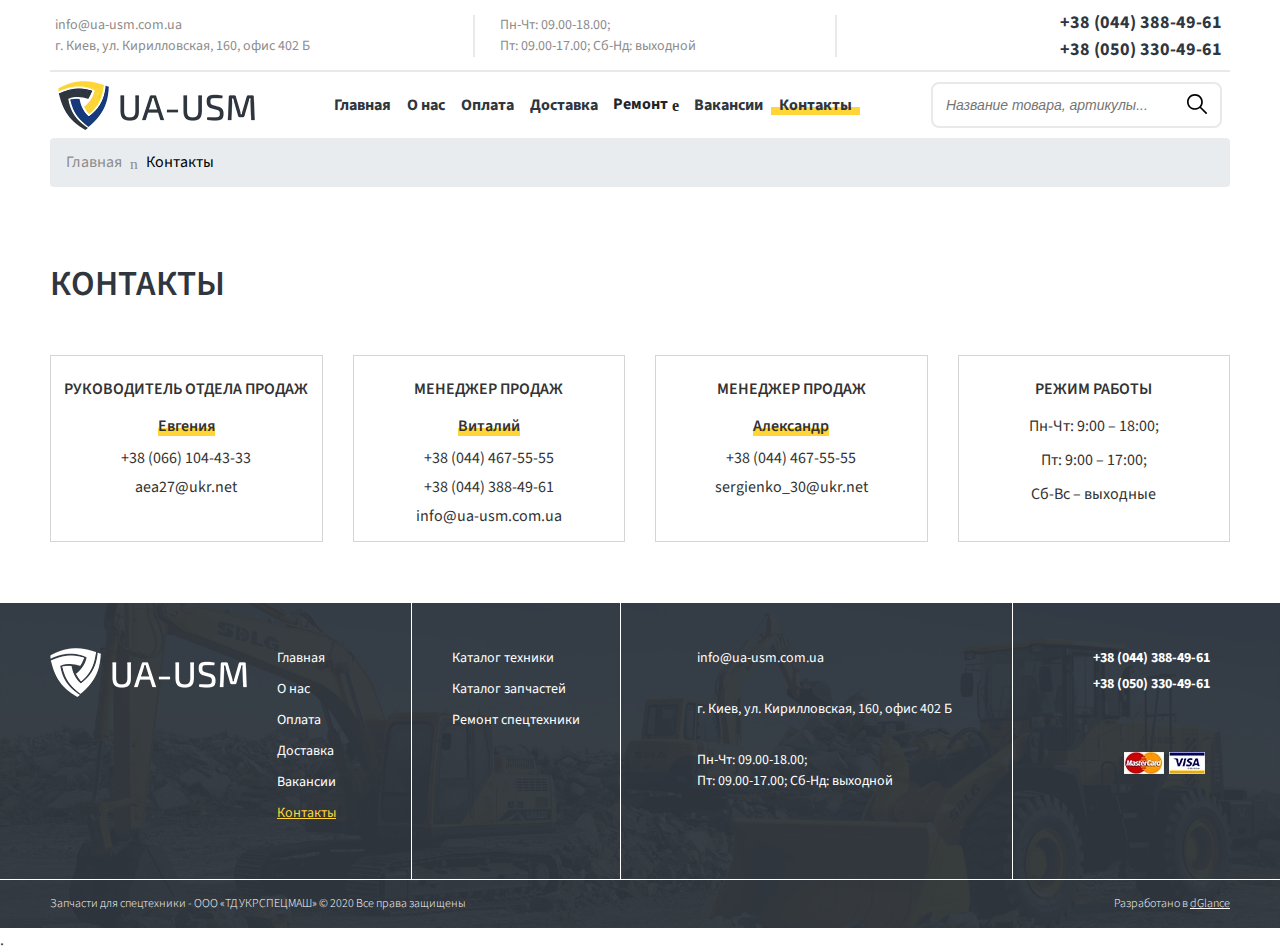
<file: contacts.html>
<!DOCTYPE html><html lang="ru"><head>    <meta charset="UTF-8">    <meta name="viewport" content="width=device-width, initial-scale=1.0">    <meta http-equiv="X-UA-Compatible" content="ie=edge">    <link rel="shortcut icon" href="src/favicon.ico" type="image/x-icon">    <link rel="stylesheet" href="https://stackpath.bootstrapcdn.com/bootstrap/4.5.2/css/bootstrap.min.css"        integrity="sha384-JcKb8q3iqJ61gNV9KGb8thSsNjpSL0n8PARn9HuZOnIxN0hoP+VmmDGMN5t9UJ0Z" crossorigin="anonymous">    <link rel="stylesheet" href="https://file.myfontastic.com/snSHQsym769PQPCxtBF94i/icons.css">    <link rel="stylesheet"        href="https://fonts.googleapis.com/css2?family=Source+Sans+Pro:wght@300;400;600;700&display=swap">    <link rel="stylesheet" href="css/contacts.min.css">    <link rel="stylesheet" href="css/media.min.css">    <title>УкрСпецМаш - Вакансии</title></head><body>    <header class="header">        <div class="container">            <div class="row__info row d-none d-md-flex no-gutters">                <div class="contacts col-md-8">                    <div class="wrapper">                        <a class="email" href="mailto:info@ua-usm.com.ua ">info@ua-usm.com.ua</a>                        <p class="place">г. Киев, ул. Кирилловская, 160, офис 402 Б</p>                    </div>                    <div class="working-time">                        <p>Пн-Чт: 09.00-18.00;</p>                        <p>Пт: 09.00-17.00; Сб-Нд: выходной</p>                    </div>                </div>                <div class="social-info col-md-4">                    <a class="facebook" href="https://www.facebook.com/tdukrspecmash/" target="_blank" rel="nofollow">                        <span class="icon-facebook"></span>                    </a>                    <ul class="phones">                        <li class="phone_item">                            <a href="tel:+380443884961">+38 (044) 388-49-61</a>                        </li>                        <li class="phone_item">                            <a href="tel:+380503304961">+38 (050) 330-49-61</a>                        </li>                    </ul>                </div>            </div>            <nav class="navbar navbar-expand-md navbar-light">                <a class="navbar-brand" href="index.html" aria-label="Site Logo">                    <h1 class="site-title">                        <picture><source srcset="img/logo.webp" type="image/webp"><img class="site-logo" src="img/logo.png" alt="Site Logo"></picture>                    </h1>                </a>                <div class="contact-phones d-md-none">                    <span class="icon-call-phone-outline" aria-hidden="true"></span>                    <ul class="phones">                        <li class="phone_item">                            <a href="tel:+380443884961">+38 (044) 388-49-61</a>                        </li>                        <li class="phone_item">                            <a href="tel:+380503304961">+38 (050) 330-49-61</a>                        </li>                    </ul>                </div>                <button class="navbar-toggler" data-target="#main-menu" data-toggle="collapse" aria-controls="main-menu"                    aria-expanded="false" aria-label="Main menu navigation">                    <span class="navbar-toggler-icon"></span>                </button>                <div id="main-menu" class="collapse navbar-collapse">                    <ul class="navbar-nav">                        <li class="nav-item">                            <a class="nav-link" href="index.html">Главная</a>                        </li>                        <li class="nav-item">                            <a class="nav-link" href="about.html">О нас</a>                        </li>                        <li class="nav-item">                            <a class="nav-link" href="payment.html">Оплата</a>                        </li>                        <li class="nav-item">                            <a class="nav-link" href="delivery.html">Доставка</a>                        </li>                        <li class="nav-item dropdown">                            <button id="my-dropdown" class="btn dropdown-toggle" data-toggle="dropdown"                                aria-haspopup="true" aria-expanded="false">Ремонт</button>                            <div class="dropdown-menu" aria-labelledby="navbarDropdown">                                <a class="dropdown-item" href="#">Ремонт автогрейдеров</a>                                <a class="dropdown-item" href="#">Ремонт асфальтоукладчиков</a>                                <a class="dropdown-item" href="#">Ремонт бульдозеров</a>                                <a class="dropdown-item" href="#">Ремонт погрузчиков</a>                                <a class="dropdown-item" href="#">Ремонт тракторов</a>                                <a class="dropdown-item" href="#">Ремонт экскаваторов</a>                            </div>                        </li>                        <li class="nav-item">                            <a class="nav-link" href="vacancies.html">Вакансии</a>                        </li>                        <li class="nav-item active">                            <a class="nav-link" href="contacts.html">Контакты</a>                        </li>                    </ul>                </div>                <form action="#" method="post" class="search-box">                    <input type="text" class="search-field" id="search-field"                        placeholder="Название товара, артикулы...">                    <button class="search-btn" type="submit"></button>                </form>            </nav>        </div>    </header>    <main class="main">        <div class="container">            <div class="breadcrumbs">                <nav aria-label="breadcrumb">                    <ol class="breadcrumb">                        <li class="breadcrumb-item"><a href="index.html">Главная</a></li>                        <li class="breadcrumb-item active" aria-current="page">Контакты</li>                    </ol>                </nav>            </div>        </div>        <section id="contacts">            <div class="container">                <h2 class="section-title">Контакты</h2>                <div class="row contact-list">                    <div class="col-10 col-md-6 mb-4 mb-lg-0 col-lg-3">                        <div class="item">                            <h4>Руководитель отдела продаж</h4>                            <h5>Евгения</h5>                            <a href="tel:+380661044333">+38 (066) 104-43-33</a>                            <a href="mailto:aea27@ukr.net">aea27@ukr.net</a>                        </div>                    </div>                    <div class="col-10 col-md-6 mb-4 mb-lg-0 col-lg-3">                        <div class="item">                            <h4>Менеджер продаж</h4>                            <h5>Виталий</h5>                            <a href="tel:+380444675555">+38 (044) 467-55-55</a>                            <a href="tel:+380443884961">+38 (044) 388-49-61</a>                            <a href="mailto:info@ua-usm.com.ua">info@ua-usm.com.ua</a>                        </div>                    </div>                    <div class="col-10 col-md-6 mb-4 mb-lg-0 col-lg-3">                        <div class="item">                            <h4>Менеджер продаж</h4>                            <h5>Александр</h5>                            <a href="tel:+380444675555">+38 (044) 467-55-55</a>                            <a href="mailto:info@ua-usm.com.ua">sergienko_30@ukr.net</a>                        </div>                    </div>                    <div class="col-10 col-md-6 mb-4 mb-lg-0 col-lg-3">                        <div class="item">                            <h4>Режим работы</h4>                            <p>Пн-Чт: 9:00 – 18:00;</p>                            <p>Пт: 9:00 – 17:00;</p>                            <p>Сб-Вс – выходные</p>                        </div>                    </div>                </div>            </div>        </section>        <section id="map">            <div id="wrapper-9cd199b9cc5410cd3b1ad21cab2e54d3">                <div id="map-9cd199b9cc5410cd3b1ad21cab2e54d3">                </div>            </div>        </section>    </main>    <footer class="footer">        <div class="row__wrapper">            <div class="container main-part">                <div class="footer-navigation">                    <a href="index.html">                        <picture><source srcset="img/logo.webp" type="image/webp"><img class="site-logo" src="img/logo.png" alt="Site Logo"></picture>                    </a>                    <ul class="footer-menu">                        <li class="footer-menu-item"><a class="footer-menu-link" href="index.html">Главная</a></li>                        <li class="footer-menu-item"><a class="footer-menu-link" href="about.html">О нас</a></li>                        <li class="footer-menu-item"><a class="footer-menu-link" href="payment.html">Оплата</a></li>                        <li class="footer-menu-item"><a class="footer-menu-link" href="delivery.html">Доставка</a></li>                        <li class="footer-menu-item"><a class="footer-menu-link"                                href="vacancies.html">Вакансии</a></li>                        <li class="footer-menu-item active"><a class="footer-menu-link" href="contacts.html">Контакты</a></li>                    </ul>                </div>                <ul class="catalog-links-list">                    <li class="catalog-links-item"><a class="catalog-link" href="#">Каталог техники</a></li>                    <li class="catalog-links-item"><a class="catalog-link" href="#">Каталог запчастей</a></li>                    <li class="catalog-links-item"><a class="catalog-link" href="repair.html">Ремонт спецтехники</a></li>                </ul>                <div class="footer-info">                    <a class="email" href="mailto:info@ua-usm.com.ua ">info@ua-usm.com.ua</a>                    <p class="place">г. Киев, ул. Кирилловская, 160, офис 402 Б</p>                    <div class="working-time">                        <p>Пн-Чт: 09.00-18.00;</p>                        <p>Пт: 09.00-17.00; Сб-Нд: выходной</p>                    </div>                </div>                <div class="footer-info-second">                    <ul class="phones">                        <li class="phone_item">                            <a href="tel:+380443884961">+38 (044) 388-49-61</a>                        </li>                        <li class="phone_item">                            <a href="tel:+380503304961">+38 (050) 330-49-61</a>                        </li>                    </ul>                    <div class="wrapper">                        <a class="facebook-link" href="https://www.facebook.com/tdukrspecmash/" target="_blank"                            rel="nofollow">                            <span class="icon-facebook"></span>                        </a>                        <ul class="credit-cards-list">                            <li><picture><source srcset="img/mc.webp" type="image/webp"><img src="img/mc.png" alt="Master Card Icon"></picture></li>                            <li><picture><source srcset="img/visa.webp" type="image/webp"><img src="img/visa.png" alt="Visa Card Icon"></picture></li>                        </ul>                    </div>                </div>            </div>        </div>        <div class="row__wrapper">            <div class="container info-part">                <p>Запчасти для спецтехники - ООО «ТД УКРСПЕЦМАШ» © 2020 Все права защищены</p>                <p>Разработано в <a href="http://ru.dglance.com">dGlance</a></p>            </div>        </div>    </footer>    <script src="https://cdnjs.cloudflare.com/ajax/libs/jquery/3.5.1/jquery.slim.min.js"></script>    <script src="https://stackpath.bootstrapcdn.com/bootstrap/4.5.2/js/bootstrap.min.js"        integrity="sha384-B4gt1jrGC7Jh4AgTPSdUtOBvfO8shuf57BaghqFfPlYxofvL8/KUEfYiJOMMV+rV" crossorigin="anonymous">    </script>    <script src="https://cdnjs.cloudflare.com/ajax/libs/popper.js/2.5.3/umd/popper.min.js"></script>.    <script src="js/map.js"></script></body></html>
</file>
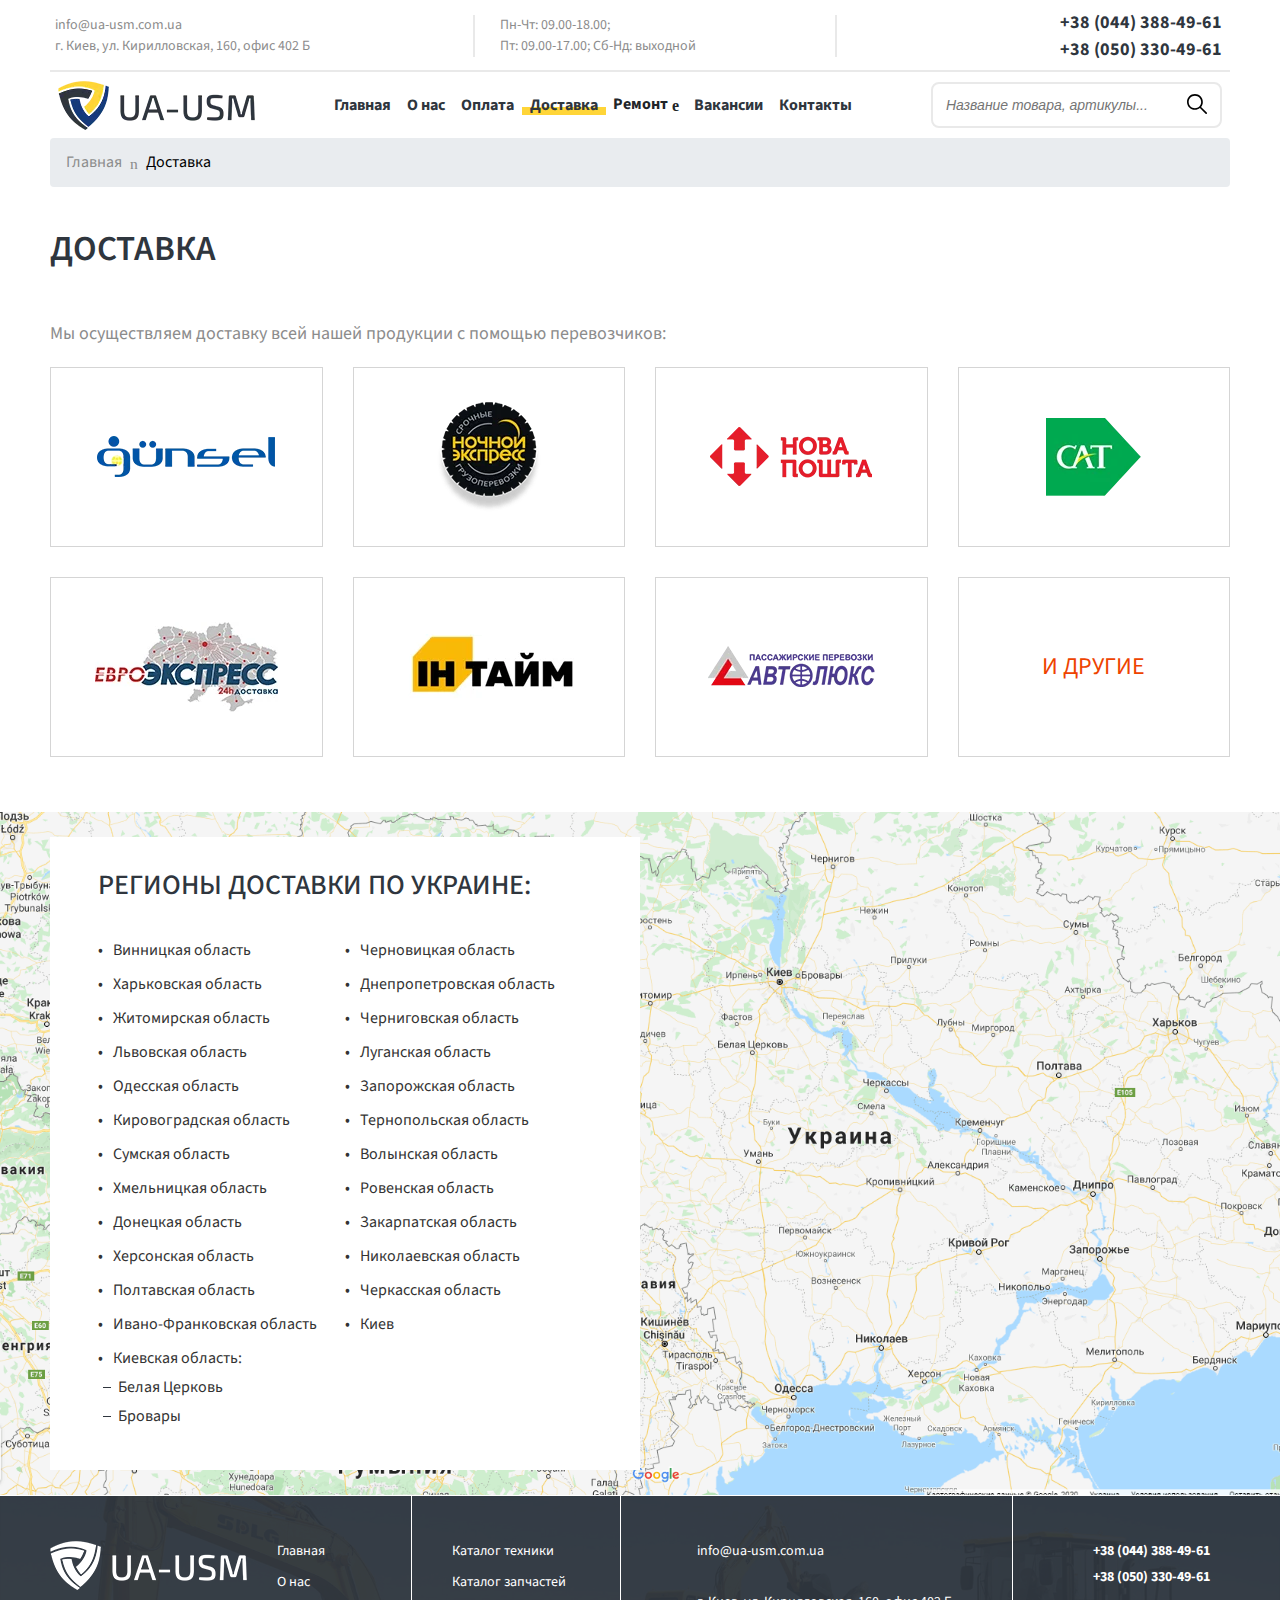
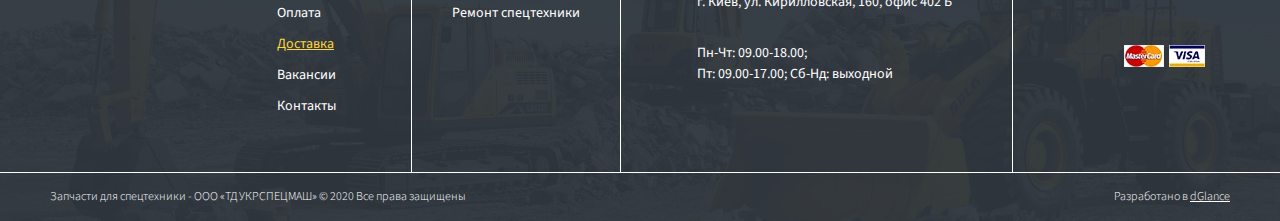
<file: delivery.html>
<!DOCTYPE html><html lang="ru"><head>    <meta charset="UTF-8">    <meta name="viewport" content="width=device-width, initial-scale=1.0">    <meta http-equiv="X-UA-Compatible" content="ie=edge">    <link rel="shortcut icon" href="src/favicon.ico" type="image/x-icon">    <link rel="stylesheet" href="https://stackpath.bootstrapcdn.com/bootstrap/4.5.2/css/bootstrap.min.css"        integrity="sha384-JcKb8q3iqJ61gNV9KGb8thSsNjpSL0n8PARn9HuZOnIxN0hoP+VmmDGMN5t9UJ0Z" crossorigin="anonymous">    <link rel="stylesheet" href="https://file.myfontastic.com/snSHQsym769PQPCxtBF94i/icons.css">    <link rel="stylesheet"        href="https://fonts.googleapis.com/css2?family=Source+Sans+Pro:wght@300;400;600;700&display=swap">    <link rel="stylesheet" href="css/delivery.min.css">    <link rel="stylesheet" href="css/media.min.css">    <title>УкрСпецМаш - Доставка</title></head><body>    <header class="header">        <div class="container">            <div class="row__info row d-none d-md-flex no-gutters">                <div class="contacts col-md-8">                    <div class="wrapper">                        <a class="email" href="mailto:info@ua-usm.com.ua ">info@ua-usm.com.ua</a>                        <p class="place">г. Киев, ул. Кирилловская, 160, офис 402 Б</p>                    </div>                    <div class="working-time">                        <p>Пн-Чт: 09.00-18.00;</p>                        <p>Пт: 09.00-17.00; Сб-Нд: выходной</p>                    </div>                </div>                <div class="social-info col-md-4">                    <a class="facebook" href="https://www.facebook.com/tdukrspecmash/" target="_blank" rel="nofollow">                        <span class="icon-facebook"></span>                    </a>                    <ul class="phones">                        <li class="phone_item">                            <a href="tel:+380443884961">+38 (044) 388-49-61</a>                        </li>                        <li class="phone_item">                            <a href="tel:+380503304961">+38 (050) 330-49-61</a>                        </li>                    </ul>                </div>            </div>            <nav class="navbar navbar-expand-md navbar-light">                <a class="navbar-brand" href="index.html" aria-label="Site Logo">                    <h1 class="site-title">                        <picture><source srcset="img/logo.webp" type="image/webp"><img class="site-logo" src="img/logo.png" alt="Site Logo"></picture>                    </h1>                </a>                <div class="contact-phones d-md-none">                    <span class="icon-call-phone-outline" aria-hidden="true"></span>                    <ul class="phones">                        <li class="phone_item">                            <a href="tel:+380443884961">+38 (044) 388-49-61</a>                        </li>                        <li class="phone_item">                            <a href="tel:+380503304961">+38 (050) 330-49-61</a>                        </li>                    </ul>                </div>                <button class="navbar-toggler" data-target="#main-menu" data-toggle="collapse" aria-controls="main-menu"                    aria-expanded="false" aria-label="Main menu navigation">                    <span class="navbar-toggler-icon"></span>                </button>                <div id="main-menu" class="collapse navbar-collapse">                    <ul class="navbar-nav">                        <li class="nav-item">                            <a class="nav-link" href="index.html">Главная</a>                        </li>                        <li class="nav-item">                            <a class="nav-link" href="about.html">О нас</a>                        </li>                        <li class="nav-item">                            <a class="nav-link" href="payment.html">Оплата</a>                        </li>                        <li class="nav-item active">                            <a class="nav-link" href="delivery.html">Доставка</a>                        </li>                        <li class="nav-item dropdown">                            <button id="my-dropdown" class="btn dropdown-toggle" data-toggle="dropdown"                                aria-haspopup="true" aria-expanded="false">Ремонт</button>                            <div class="dropdown-menu" aria-labelledby="navbarDropdown">                                <a class="dropdown-item" href="#">Ремонт автогрейдеров</a>                                <a class="dropdown-item" href="#">Ремонт асфальтоукладчиков</a>                                <a class="dropdown-item" href="#">Ремонт бульдозеров</a>                                <a class="dropdown-item" href="#">Ремонт погрузчиков</a>                                <a class="dropdown-item" href="#">Ремонт тракторов</a>                                <a class="dropdown-item" href="#">Ремонт экскаваторов</a>                            </div>                        </li>                        <li class="nav-item">                            <a class="nav-link" href="vacancies.html">Вакансии</a>                        </li>                        <li class="nav-item">                            <a class="nav-link" href="contacts.html">Контакты</a>                        </li>                    </ul>                </div>                <form action="#" method="post" class="search-box">                    <input type="text" class="search-field" id="search-field"                        placeholder="Название товара, артикулы...">                    <button class="search-btn" type="submit"></button>                </form>            </nav>        </div>    </header>    <main class="main">        <div class="container">            <div class="breadcrumbs">                <nav aria-label="breadcrumb">                    <ol class="breadcrumb">                        <li class="breadcrumb-item"><a href="index.html">Главная</a></li>                        <li class="breadcrumb-item active" aria-current="page">Доставка</li>                    </ol>                </nav>            </div>        </div>        <section id="delivery-partners">            <div class="container">                <h2 class="section-title">Доставка</h2>                <p>Мы осуществляем доставку всей нашей продукции с помощью перевозчиков:</p>                <ul class="delivery_partners-list row">                    <li class="col-md-3">                        <div class="delivery_partner">                            <picture><source srcset="img/delivery_partner_1.webp" type="image/webp"><img src="img/delivery_partner_1.png" alt="Gunsel"></picture>                        </div>                    </li>                    <li class="col-md-3">                        <div class="delivery_partner">                            <picture><source srcset="img/delivery_partner_2.webp" type="image/webp"><img src="img/delivery_partner_2.png" alt=""></picture>                        </div>                    </li>                    <li class="col-md-3">                        <div class="delivery_partner">                            <picture><source srcset="img/delivery_partner_3.webp" type="image/webp"><img src="img/delivery_partner_3.png" alt=""></picture>                        </div>                    </li>                    <li class="col-md-3">                        <div class="delivery_partner">                            <picture><source srcset="img/delivery_partner_4.webp" type="image/webp"><img src="img/delivery_partner_4.png" alt=""></picture>                        </div>                    </li>                    <li class="col-md-3">                        <div class="delivery_partner">                            <picture><source srcset="img/delivery_partner_5.webp" type="image/webp"><img src="img/delivery_partner_5.png" alt=""></picture>                        </div>                    </li>                    <li class="col-md-3">                        <div class="delivery_partner">                            <picture><source srcset="img/delivery_partner_6.webp" type="image/webp"><img src="img/delivery_partner_6.png" alt=""></picture>                        </div>                    </li>                    <li class="col-md-3">                        <div class="delivery_partner">                            <picture><source srcset="img/delivery_partner_7.webp" type="image/webp"><img src="img/delivery_partner_7.png" alt=""></picture>                        </div>                    </li>                    <li class="col-md-3">                        <div class="delivery_partner">                            <span>и другие</span>                        </div>                    </li>                </ul>            </div>        </section>        <section id="regions">            <div class="container">                <div class="row justify-content-center justify-content-lg-start mx-0">                    <div class="col-12 col-lg-7 col-xl-6 wrapper">                        <h3>Регионы доставки по Украине:</h3>                        <ul class="region-list row">                            <li class="region col-12 col-md-6"><a href="#">Винницкая область</a></li>                            <li class="region col-12 col-md-6"><a href="#">Черновицкая область</a></li>                            <li class="region col-12 col-md-6"><a href="#">Харьковская область</a></li>                            <li class="region col-12 col-md-6"><a href="#">Днепропетровская область</a></li>                            <li class="region col-12 col-md-6"><a href="#">Житомирская область</a></li>                            <li class="region col-12 col-md-6"><a href="#">Черниговская область</a></li>                            <li class="region col-12 col-md-6"><a href="#">Львовская область</a></li>                            <li class="region col-12 col-md-6"><a href="#">Луганская область</a></li>                            <li class="region col-12 col-md-6"><a href="#">Одесская область</a></li>                            <li class="region col-12 col-md-6"><a href="#">Запорожская область</a></li>                            <li class="region col-12 col-md-6"><a href="#">Кировоградская область</a></li>                            <li class="region col-12 col-md-6"><a href="#">Тернопольская область</a></li>                            <li class="region col-12 col-md-6"><a href="#">Сумская область</a></li>                            <li class="region col-12 col-md-6"><a href="#">Волынская область</a></li>                            <li class="region col-12 col-md-6"><a href="#">Хмельницкая область</a></li>                            <li class="region col-12 col-md-6"><a href="#">Ровенская область</a></li>                            <li class="region col-12 col-md-6"><a href="#">Донецкая область</a></li>                            <li class="region col-12 col-md-6"><a href="#">Закарпатская область</a></li>                            <li class="region col-12 col-md-6"><a href="#">Херсонская область</a></li>                            <li class="region col-12 col-md-6"><a href="#">Николаевская область</a></li>                            <li class="region col-12 col-md-6"><a href="#">Полтавская область</a></li>                            <li class="region col-12 col-md-6"><a href="#">Черкасская область</a></li>                            <li class="region col-12 col-md-6"><a href="#">Ивано-Франковская область</a></li>                            <li class="region col-12 col-md-6"><a href="#">Киев</a></li>                            <li class="region col-12 col-md-6">Киевская область:                                <ul class="child">                                    <li><a href="#">Белая Церковь</a></li>                                    <li><a href="#">Бровары</a></li>                                </ul>                            </li>                        </ul>                    </div>                </div>            </div>        </section>    </main>    <footer class="footer">        <div class="row__wrapper">            <div class="container main-part">                <div class="footer-navigation">                    <a href="index.html">                        <picture><source srcset="img/logo.webp" type="image/webp"><img class="site-logo" src="img/logo.png" alt="Site Logo"></picture>                    </a>                    <ul class="footer-menu">                        <li class="footer-menu-item"><a class="footer-menu-link" href="index.html">Главная</a></li>                        <li class="footer-menu-item"><a class="footer-menu-link" href="about.html">О нас</a></li>                        <li class="footer-menu-item"><a class="footer-menu-link" href="payment.html">Оплата</a></li>                        <li class="footer-menu-item active"><a class="footer-menu-link" href="delivery.html">Доставка</a></li>                        <li class="footer-menu-item"><a class="footer-menu-link" href="vacancies.html">Вакансии</a></li>                        <li class="footer-menu-item"><a class="footer-menu-link" href="contacts.html">Контакты</a></li>                    </ul>                </div>                <ul class="catalog-links-list">                    <li class="catalog-links-item"><a class="catalog-link" href="#">Каталог техники</a></li>                    <li class="catalog-links-item"><a class="catalog-link" href="#">Каталог запчастей</a></li>                    <li class="catalog-links-item"><a class="catalog-link" href="#">Ремонт спецтехники</a></li>                </ul>                <div class="footer-info">                    <a class="email" href="mailto:info@ua-usm.com.ua ">info@ua-usm.com.ua</a>                    <p class="place">г. Киев, ул. Кирилловская, 160, офис 402 Б</p>                    <div class="working-time">                        <p>Пн-Чт: 09.00-18.00;</p>                        <p>Пт: 09.00-17.00; Сб-Нд: выходной</p>                    </div>                </div>                <div class="footer-info-second">                    <ul class="phones">                        <li class="phone_item">                            <a href="tel:+380443884961">+38 (044) 388-49-61</a>                        </li>                        <li class="phone_item">                            <a href="tel:+380503304961">+38 (050) 330-49-61</a>                        </li>                    </ul>                    <div class="wrapper">                        <a class="facebook-link" href="https://www.facebook.com/tdukrspecmash/" target="_blank"                            rel="nofollow">                            <span class="icon-facebook"></span>                        </a>                        <ul class="credit-cards-list">                            <li><picture><source srcset="img/mc.webp" type="image/webp"><img src="img/mc.png" alt="Master Card Icon"></picture></li>                            <li><picture><source srcset="img/visa.webp" type="image/webp"><img src="img/visa.png" alt="Visa Card Icon"></picture></li>                        </ul>                    </div>                </div>            </div>        </div>        <div class="row__wrapper">            <div class="container info-part">                <p>Запчасти для спецтехники - ООО «ТД УКРСПЕЦМАШ» © 2020 Все права защищены</p>                <p>Разработано в <a href="http://ru.dglance.com">dGlance</a></p>            </div>        </div>    </footer>    <script src="https://cdnjs.cloudflare.com/ajax/libs/jquery/3.5.1/jquery.slim.min.js"></script>    <script src="https://stackpath.bootstrapcdn.com/bootstrap/4.5.2/js/bootstrap.min.js"        integrity="sha384-B4gt1jrGC7Jh4AgTPSdUtOBvfO8shuf57BaghqFfPlYxofvL8/KUEfYiJOMMV+rV" crossorigin="anonymous">    </script>    <script src="https://cdnjs.cloudflare.com/ajax/libs/popper.js/2.5.3/umd/popper.min.js"></script></body></html>
</file>
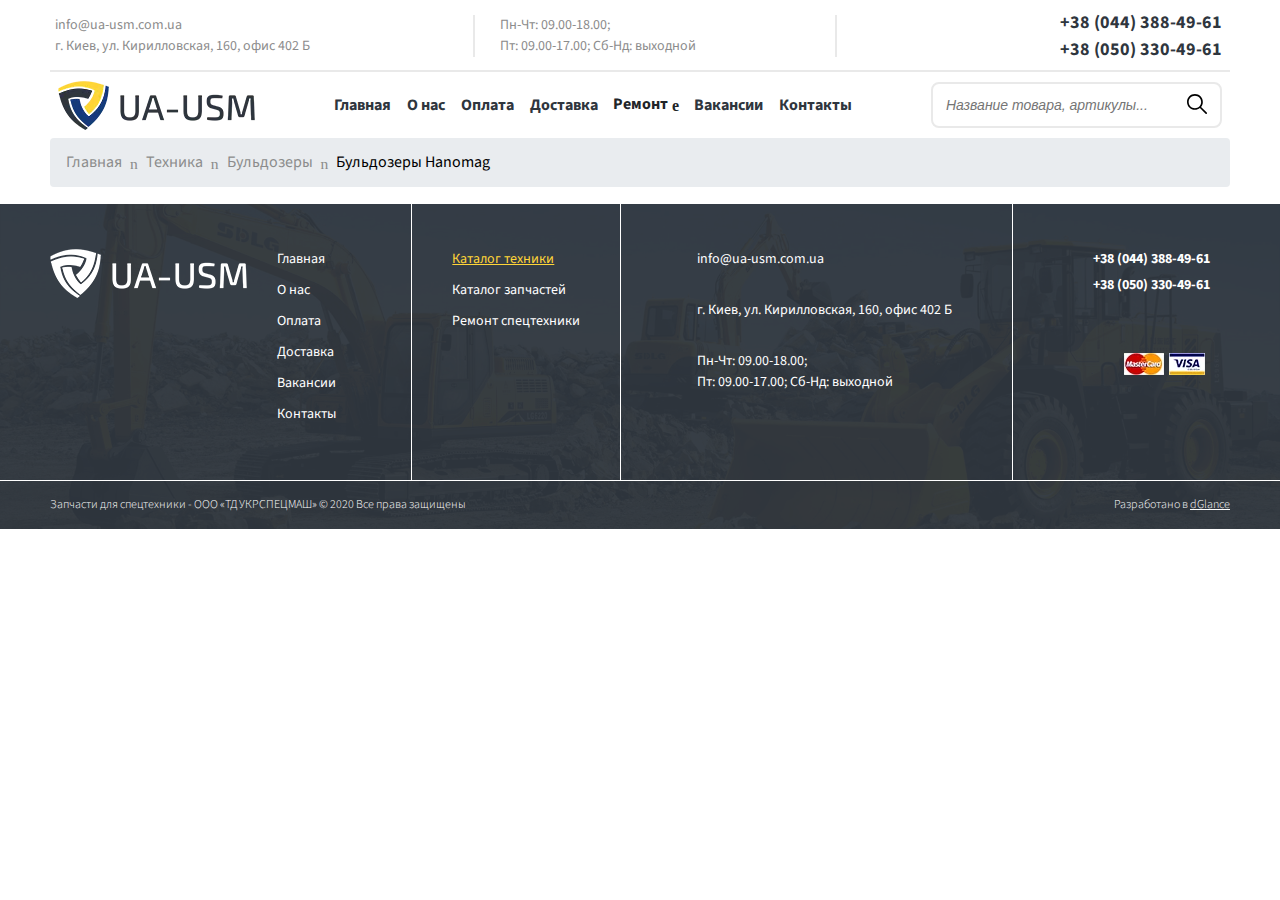
<file: details.html>
<!DOCTYPE html><html lang="ru"><head>    <meta charset="UTF-8">    <meta name="viewport" content="width=device-width, initial-scale=1.0">    <meta http-equiv="X-UA-Compatible" content="ie=edge">    <link rel="shortcut icon" href="src/favicon.ico" type="image/x-icon">    <link rel="stylesheet" href="https://stackpath.bootstrapcdn.com/bootstrap/4.5.2/css/bootstrap.min.css"        integrity="sha384-JcKb8q3iqJ61gNV9KGb8thSsNjpSL0n8PARn9HuZOnIxN0hoP+VmmDGMN5t9UJ0Z" crossorigin="anonymous">    <link rel="stylesheet" href="https://file.myfontastic.com/snSHQsym769PQPCxtBF94i/icons.css">    <link rel="stylesheet"        href="https://fonts.googleapis.com/css2?family=Source+Sans+Pro:wght@300;400;600;700&display=swap">    <link rel="stylesheet" href="css/catalog_single_products.min.css">    <link rel="stylesheet" href="css/media.min.css">    <title>УкрСпецМаш - Техника - Бульдозеры</title></head><body>    <header class="header">        <div class="container">            <div class="row__info row d-none d-md-flex no-gutters">                <div class="contacts col-md-8">                    <div class="wrapper">                        <a class="email" href="mailto:info@ua-usm.com.ua ">info@ua-usm.com.ua</a>                        <p class="place">г. Киев, ул. Кирилловская, 160, офис 402 Б</p>                    </div>                    <div class="working-time">                        <p>Пн-Чт: 09.00-18.00;</p>                        <p>Пт: 09.00-17.00; Сб-Нд: выходной</p>                    </div>                </div>                <div class="social-info col-md-4">                    <a class="facebook" href="https://www.facebook.com/tdukrspecmash/" target="_blank" rel="nofollow">                        <span class="icon-facebook"></span>                    </a>                    <ul class="phones">                        <li class="phone_item">                            <a href="tel:+380443884961">+38 (044) 388-49-61</a>                        </li>                        <li class="phone_item">                            <a href="tel:+380503304961">+38 (050) 330-49-61</a>                        </li>                    </ul>                </div>            </div>            <nav class="navbar navbar-expand-md navbar-light">                <a class="navbar-brand" href="index.html" aria-label="Site Logo">                    <h1 class="site-title">                        <picture><source srcset="img/logo.webp" type="image/webp"><img class="site-logo" src="img/logo.png" alt="Site Logo"></picture>                    </h1>                </a>                <div class="contact-phones d-md-none">                    <span class="icon-call-phone-outline" aria-hidden="true"></span>                    <ul class="phones">                        <li class="phone_item">                            <a href="tel:+380443884961">+38 (044) 388-49-61</a>                        </li>                        <li class="phone_item">                            <a href="tel:+380503304961">+38 (050) 330-49-61</a>                        </li>                    </ul>                </div>                <button class="navbar-toggler" data-target="#main-menu" data-toggle="collapse" aria-controls="main-menu"                    aria-expanded="false" aria-label="Main menu navigation">                    <span class="navbar-toggler-icon"></span>                </button>                <div id="main-menu" class="collapse navbar-collapse">                    <ul class="navbar-nav">                        <li class="nav-item">                            <a class="nav-link" href="index.html">Главная</a>                        </li>                        <li class="nav-item">                            <a class="nav-link" href="about.html">О нас</a>                        </li>                        <li class="nav-item">                            <a class="nav-link" href="payment.html">Оплата</a>                        </li>                        <li class="nav-item">                            <a class="nav-link" href="delivery.html">Доставка</a>                        </li>                        <li class="nav-item dropdown">                            <button id="my-dropdown" class="btn dropdown-toggle" data-toggle="dropdown"                                aria-haspopup="true" aria-expanded="false">Ремонт</button>                            <div class="dropdown-menu" aria-labelledby="navbarDropdown">                                <a class="dropdown-item" href="#">Ремонт автогрейдеров</a>                                <a class="dropdown-item" href="#">Ремонт асфальтоукладчиков</a>                                <a class="dropdown-item" href="#">Ремонт бульдозеров</a>                                <a class="dropdown-item" href="#">Ремонт погрузчиков</a>                                <a class="dropdown-item" href="#">Ремонт тракторов</a>                                <a class="dropdown-item" href="#">Ремонт экскаваторов</a>                            </div>                        </li>                        <li class="nav-item">                            <a class="nav-link" href="vacancies.html">Вакансии</a>                        </li>                        <li class="nav-item">                            <a class="nav-link" href="contacts.html">Контакты</a>                        </li>                    </ul>                </div>                <form action="#" method="post" class="search-box">                    <input type="text" class="search-field" id="search-field"                        placeholder="Название товара, артикулы...">                    <button class="search-btn" type="submit"></button>                </form>            </nav>        </div>    </header>    <main class="main">        <div class="container">            <div class="breadcrumbs">                <nav aria-label="breadcrumb">                    <ol class="breadcrumb">                        <li class="breadcrumb-item"><a href="index.html">Главная</a></li>                        <li class="breadcrumb-item"><a href="catalog.html">Техника</a></li>                        <li class="breadcrumb-item"><a href="catalog_single.html">Бульдозеры</a></li>                        <li class="breadcrumb-item active" aria-current="page">Бульдозеры Hanomag</li>                    </ol>                </nav>            </div>        </div>    </main>    <footer class="footer">        <div class="row__wrapper">            <div class="container main-part">                <div class="footer-navigation">                    <a href="index.html">                        <picture><source srcset="img/logo.webp" type="image/webp"><img class="site-logo" src="img/logo.png" alt="Site Logo"></picture>                    </a>                    <ul class="footer-menu">                        <li class="footer-menu-item"><a class="footer-menu-link" href="index.html">Главная</a></li>                        <li class="footer-menu-item"><a class="footer-menu-link" href="about.html">О нас</a></li>                        <li class="footer-menu-item"><a class="footer-menu-link" href="payment.html">Оплата</a></li>                        <li class="footer-menu-item"><a class="footer-menu-link" href="delivery.html">Доставка</a></li>                        <li class="footer-menu-item"><a class="footer-menu-link" href="vacancies.html">Вакансии</a></li>                        <li class="footer-menu-item"><a class="footer-menu-link" href="contacts.html">Контакты</a></li>                    </ul>                </div>                <ul class="catalog-links-list">                    <li class="catalog-links-item active"><a class="catalog-link" href="catalog.html">Каталог                            техники</a></li>                    <li class="catalog-links-item"><a class="catalog-link" href="#">Каталог запчастей</a></li>                    <li class="catalog-links-item"><a class="catalog-link" href="repair.html">Ремонт спецтехники</a>                    </li>                </ul>                <div class="footer-info">                    <a class="email" href="mailto:info@ua-usm.com.ua ">info@ua-usm.com.ua</a>                    <p class="place">г. Киев, ул. Кирилловская, 160, офис 402 Б</p>                    <div class="working-time">                        <p>Пн-Чт: 09.00-18.00;</p>                        <p>Пт: 09.00-17.00; Сб-Нд: выходной</p>                    </div>                </div>                <div class="footer-info-second">                    <ul class="phones">                        <li class="phone_item">                            <a href="tel:+380443884961">+38 (044) 388-49-61</a>                        </li>                        <li class="phone_item">                            <a href="tel:+380503304961">+38 (050) 330-49-61</a>                        </li>                    </ul>                    <div class="wrapper">                        <a class="facebook-link" href="https://www.facebook.com/tdukrspecmash/" target="_blank"                            rel="nofollow">                            <span class="icon-facebook"></span>                        </a>                        <ul class="credit-cards-list">                            <li><picture><source srcset="img/mc.webp" type="image/webp"><img src="img/mc.png" alt="Master Card Icon"></picture></li>                            <li><picture><source srcset="img/visa.webp" type="image/webp"><img src="img/visa.png" alt="Visa Card Icon"></picture></li>                        </ul>                    </div>                </div>            </div>        </div>        <div class="row__wrapper">            <div class="container info-part">                <p>Запчасти для спецтехники - ООО «ТД УКРСПЕЦМАШ» © 2020 Все права защищены</p>                <p>Разработано в <a href="http://ru.dglance.com">dGlance</a></p>            </div>        </div>    </footer>    <script src="https://cdnjs.cloudflare.com/ajax/libs/jquery/3.5.1/jquery.slim.min.js"></script>    <script src="https://stackpath.bootstrapcdn.com/bootstrap/4.5.2/js/bootstrap.min.js"        integrity="sha384-B4gt1jrGC7Jh4AgTPSdUtOBvfO8shuf57BaghqFfPlYxofvL8/KUEfYiJOMMV+rV" crossorigin="anonymous">    </script>    <script src="https://cdnjs.cloudflare.com/ajax/libs/popper.js/2.5.3/umd/popper.min.js"></script></body></html>
</file>
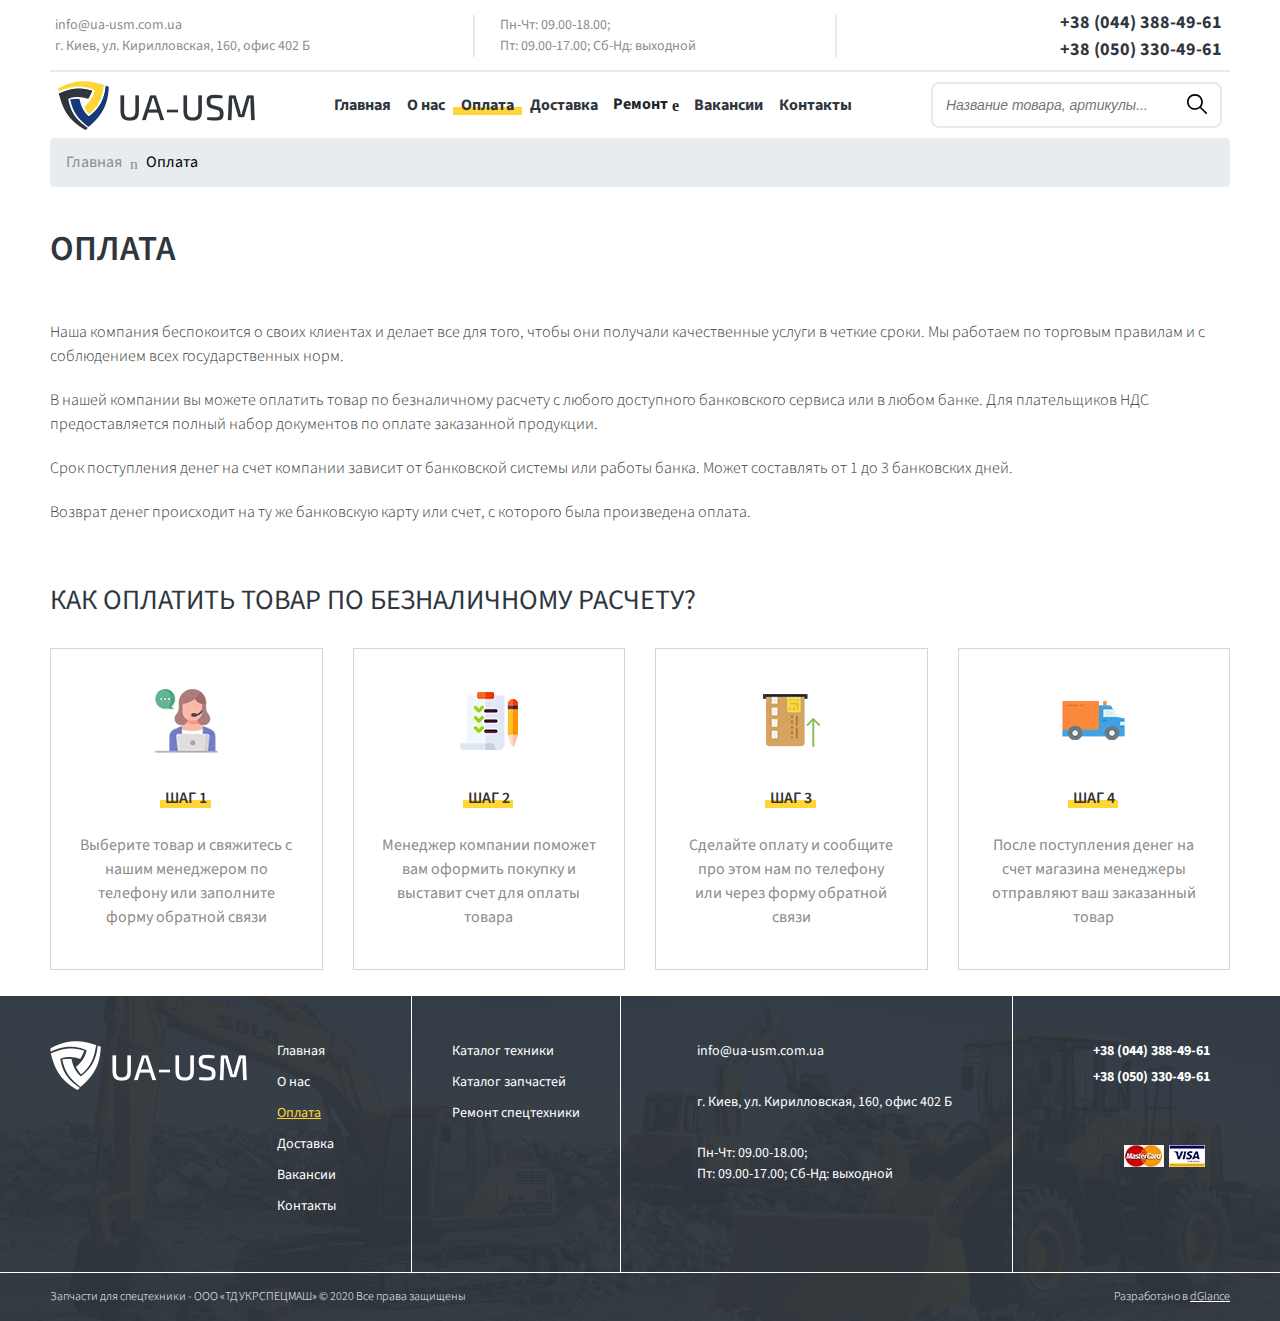
<file: payment.html>
<!DOCTYPE html><html lang="ru"><head>    <meta charset="UTF-8">    <meta name="viewport" content="width=device-width, initial-scale=1.0">    <meta http-equiv="X-UA-Compatible" content="ie=edge">    <link rel="shortcut icon" href="src/favicon.ico" type="image/x-icon">    <link rel="stylesheet" href="https://stackpath.bootstrapcdn.com/bootstrap/4.5.2/css/bootstrap.min.css"        integrity="sha384-JcKb8q3iqJ61gNV9KGb8thSsNjpSL0n8PARn9HuZOnIxN0hoP+VmmDGMN5t9UJ0Z" crossorigin="anonymous">    <link rel="stylesheet" href="https://file.myfontastic.com/snSHQsym769PQPCxtBF94i/icons.css">    <link rel="stylesheet"        href="https://fonts.googleapis.com/css2?family=Source+Sans+Pro:wght@300;400;600;700&display=swap">    <link rel="stylesheet" href="css/payment.min.css">    <link rel="stylesheet" href="css/media.min.css">    <title>УкрСпецМаш - Оплата</title></head><body>    <header class="header">        <div class="container">            <div class="row__info row d-none d-md-flex no-gutters">                <div class="contacts col-md-8">                    <div class="wrapper">                        <a class="email" href="mailto:info@ua-usm.com.ua ">info@ua-usm.com.ua</a>                        <p class="place">г. Киев, ул. Кирилловская, 160, офис 402 Б</p>                    </div>                    <div class="working-time">                        <p>Пн-Чт: 09.00-18.00;</p>                        <p>Пт: 09.00-17.00; Сб-Нд: выходной</p>                    </div>                </div>                <div class="social-info col-md-4">                    <a class="facebook" href="https://www.facebook.com/tdukrspecmash/" target="_blank" rel="nofollow">                        <span class="icon-facebook"></span>                    </a>                    <ul class="phones">                        <li class="phone_item">                            <a href="tel:+380443884961">+38 (044) 388-49-61</a>                        </li>                        <li class="phone_item">                            <a href="tel:+380503304961">+38 (050) 330-49-61</a>                        </li>                    </ul>                </div>            </div>            <nav class="navbar navbar-expand-md navbar-light">                <a class="navbar-brand" href="index.html" aria-label="Site Logo">                    <h1 class="site-title">                        <picture><source srcset="img/logo.webp" type="image/webp"><img class="site-logo" src="img/logo.png" alt="Site Logo"></picture>                    </h1>                </a>                <div class="contact-phones d-md-none">                    <span class="icon-call-phone-outline" aria-hidden="true"></span>                    <ul class="phones">                        <li class="phone_item">                            <a href="tel:+380443884961">+38 (044) 388-49-61</a>                        </li>                        <li class="phone_item">                            <a href="tel:+380503304961">+38 (050) 330-49-61</a>                        </li>                    </ul>                </div>                <button class="navbar-toggler" data-target="#main-menu" data-toggle="collapse" aria-controls="main-menu"                    aria-expanded="false" aria-label="Main menu navigation">                    <span class="navbar-toggler-icon"></span>                </button>                <div id="main-menu" class="collapse navbar-collapse">                    <ul class="navbar-nav">                        <li class="nav-item">                            <a class="nav-link" href="index.html">Главная</a>                        </li>                        <li class="nav-item">                            <a class="nav-link" href="about.html">О нас</a>                        </li>                        <li class="nav-item active">                            <a class="nav-link" href="payment.html">Оплата</a>                        </li>                        <li class="nav-item">                            <a class="nav-link" href="delivery.html">Доставка</a>                        </li>                        <li class="nav-item dropdown">                            <button id="my-dropdown" class="btn dropdown-toggle" data-toggle="dropdown"                                aria-haspopup="true" aria-expanded="false">Ремонт</button>                            <div class="dropdown-menu" aria-labelledby="navbarDropdown">                                <a class="dropdown-item" href="#">Ремонт автогрейдеров</a>                                <a class="dropdown-item" href="#">Ремонт асфальтоукладчиков</a>                                <a class="dropdown-item" href="#">Ремонт бульдозеров</a>                                <a class="dropdown-item" href="#">Ремонт погрузчиков</a>                                <a class="dropdown-item" href="#">Ремонт тракторов</a>                                <a class="dropdown-item" href="#">Ремонт экскаваторов</a>                            </div>                        </li>                        <li class="nav-item">                            <a class="nav-link" href="vacancies.html">Вакансии</a>                        </li>                        <li class="nav-item">                            <a class="nav-link" href="contacts.html">Контакты</a>                        </li>                    </ul>                </div>                <form action="#" method="post" class="search-box">                    <input type="text" class="search-field" id="search-field"                        placeholder="Название товара, артикулы...">                    <button class="search-btn" type="submit"></button>                </form>            </nav>        </div>    </header>    <main class="main">        <div class="container">            <div class="breadcrumbs">                <nav aria-label="breadcrumb">                    <ol class="breadcrumb">                        <li class="breadcrumb-item"><a href="index.html">Главная</a></li>                        <li class="breadcrumb-item active" aria-current="page">Оплата</li>                    </ol>                </nav>            </div>        </div>        <section id="payment">            <div class="container">                <article>                    <h2 class="section-title">Оплата</h2>                    <p>Наша компания беспокоится о своих клиентах и делает все для того, чтобы они получали качественные                        услуги                        в четкие сроки. Мы работаем по торговым правилам и с соблюдением всех государственных норм.</p>                    <p>В нашей компании вы можете оплатить товар по безналичному расчету с любого доступного банковского                        сервиса или в любом банке. Для плательщиков НДС предоставляется полный набор документов по                        оплате                        заказанной продукции.</p>                    <p>Срок поступления денег на счет компании зависит от банковской системы или работы                        банка. Может составлять от 1 до 3 банковских дней.</p>                    <p>Возврат денег происходит на ту же банковскую карту или счет, с которого была произведена оплата.                    </p>                </article>                <h3 class="block-title">Как оплатить товар по безналичному расчету?</h3>                <div class="steps row">                    <div class="col-10 col-md-6 mb-4 mb-lg-0 col-lg-3">                        <div class="step">                            <div class="img-wrapper">                                <picture><source srcset="img/icon_1.webp" type="image/webp"><img src="img/icon_1.png" alt="Icon Patment Step 1"></picture>                            </div>                            <h5>Шаг 1</h5>                            <p>Выберите товар и свяжитесь                                с нашим менеджером по                                телефону или заполните                                форму обратной связи</p>                        </div>                    </div>                    <div class="col-10 col-md-6 mb-4 mb-lg-0 col-lg-3">                        <div class="step">                            <div class="img-wrapper">                                <picture><source srcset="img/icon_2.webp" type="image/webp"><img src="img/icon_2.png" alt="Icon Patment Step 2"></picture>                            </div>                            <h5>Шаг 2</h5>                            <p>Менеджер компании поможет                                вам оформить покупку и                                выставит счет для оплаты товара</p>                        </div>                    </div>                    <div class="col-10 col-md-6 mb-4 mb-lg-0 col-lg-3">                        <div class="step">                            <div class="img-wrapper">                                <picture><source srcset="img/icon_3.webp" type="image/webp"><img src="img/icon_3.png" alt="Icon Patment Step 3"></picture>                            </div>                            <h5>Шаг 3</h5>                            <p>Сделайте оплату и сообщите про                                этом нам по телефону или через                                форму обратной связи</p>                        </div>                    </div>                    <div class="col-10 col-md-6 mb-4 mb-lg-0 col-lg-3">                        <div class="step">                            <div class="img-wrapper">                                <picture><source srcset="img/icon_4.webp" type="image/webp"><img src="img/icon_4.png" alt="Icon Patment Step 4"></picture>                            </div>                            <h5>Шаг 4</h5>                            <p>После поступления денег                                на счет магазина менеджеры                                отправляют ваш заказанный товар</p>                        </div>                    </div>                </div>            </div>        </section>    </main>    <footer class="footer">        <div class="row__wrapper">            <div class="container main-part">                <div class="footer-navigation">                    <a href="index.html">                        <picture><source srcset="img/logo.webp" type="image/webp"><img class="site-logo" src="img/logo.png" alt="Site Logo"></picture>                    </a>                    <ul class="footer-menu">                        <li class="footer-menu-item"><a class="footer-menu-link" href="index.html">Главная</a></li>                        <li class="footer-menu-item"><a class="footer-menu-link" href="about.html">О нас</a></li>                        <li class="footer-menu-item active"><a class="footer-menu-link" href="payment.html">Оплата</a>                        </li>                        <li class="footer-menu-item"><a class="footer-menu-link" href="delivery.html">Доставка</a></li>                        <li class="footer-menu-item"><a class="footer-menu-link" href="vacancies.html">Вакансии</a></li>                        <li class="footer-menu-item"><a class="footer-menu-link" href="contacts.html">Контакты</a></li>                    </ul>                </div>                <ul class="catalog-links-list">                    <li class="catalog-links-item"><a class="catalog-link" href="#">Каталог техники</a></li>                    <li class="catalog-links-item"><a class="catalog-link" href="#">Каталог запчастей</a></li>                    <li class="catalog-links-item"><a class="catalog-link" href="#">Ремонт спецтехники</a></li>                </ul>                <div class="footer-info">                    <a class="email" href="mailto:info@ua-usm.com.ua ">info@ua-usm.com.ua</a>                    <p class="place">г. Киев, ул. Кирилловская, 160, офис 402 Б</p>                    <div class="working-time">                        <p>Пн-Чт: 09.00-18.00;</p>                        <p>Пт: 09.00-17.00; Сб-Нд: выходной</p>                    </div>                </div>                <div class="footer-info-second">                    <ul class="phones">                        <li class="phone_item">                            <a href="tel:+380443884961">+38 (044) 388-49-61</a>                        </li>                        <li class="phone_item">                            <a href="tel:+380503304961">+38 (050) 330-49-61</a>                        </li>                    </ul>                    <div class="wrapper">                        <a class="facebook-link" href="https://www.facebook.com/tdukrspecmash/" target="_blank"                            rel="nofollow">                            <span class="icon-facebook"></span>                        </a>                        <ul class="credit-cards-list">                            <li><picture><source srcset="img/mc.webp" type="image/webp"><img src="img/mc.png" alt="Master Card Icon"></picture></li>                            <li><picture><source srcset="img/visa.webp" type="image/webp"><img src="img/visa.png" alt="Visa Card Icon"></picture></li>                        </ul>                    </div>                </div>            </div>        </div>        <div class="row__wrapper">            <div class="container info-part">                <p>Запчасти для спецтехники - ООО «ТД УКРСПЕЦМАШ» © 2020 Все права защищены</p>                <p>Разработано в <a href="http://ru.dglance.com">dGlance</a></p>            </div>        </div>    </footer>    <script src="https://cdnjs.cloudflare.com/ajax/libs/jquery/3.5.1/jquery.slim.min.js"></script>    <script src="https://stackpath.bootstrapcdn.com/bootstrap/4.5.2/js/bootstrap.min.js"        integrity="sha384-B4gt1jrGC7Jh4AgTPSdUtOBvfO8shuf57BaghqFfPlYxofvL8/KUEfYiJOMMV+rV" crossorigin="anonymous">    </script>    <script src="https://cdnjs.cloudflare.com/ajax/libs/popper.js/2.5.3/umd/popper.min.js"></script></body></html>
</file>
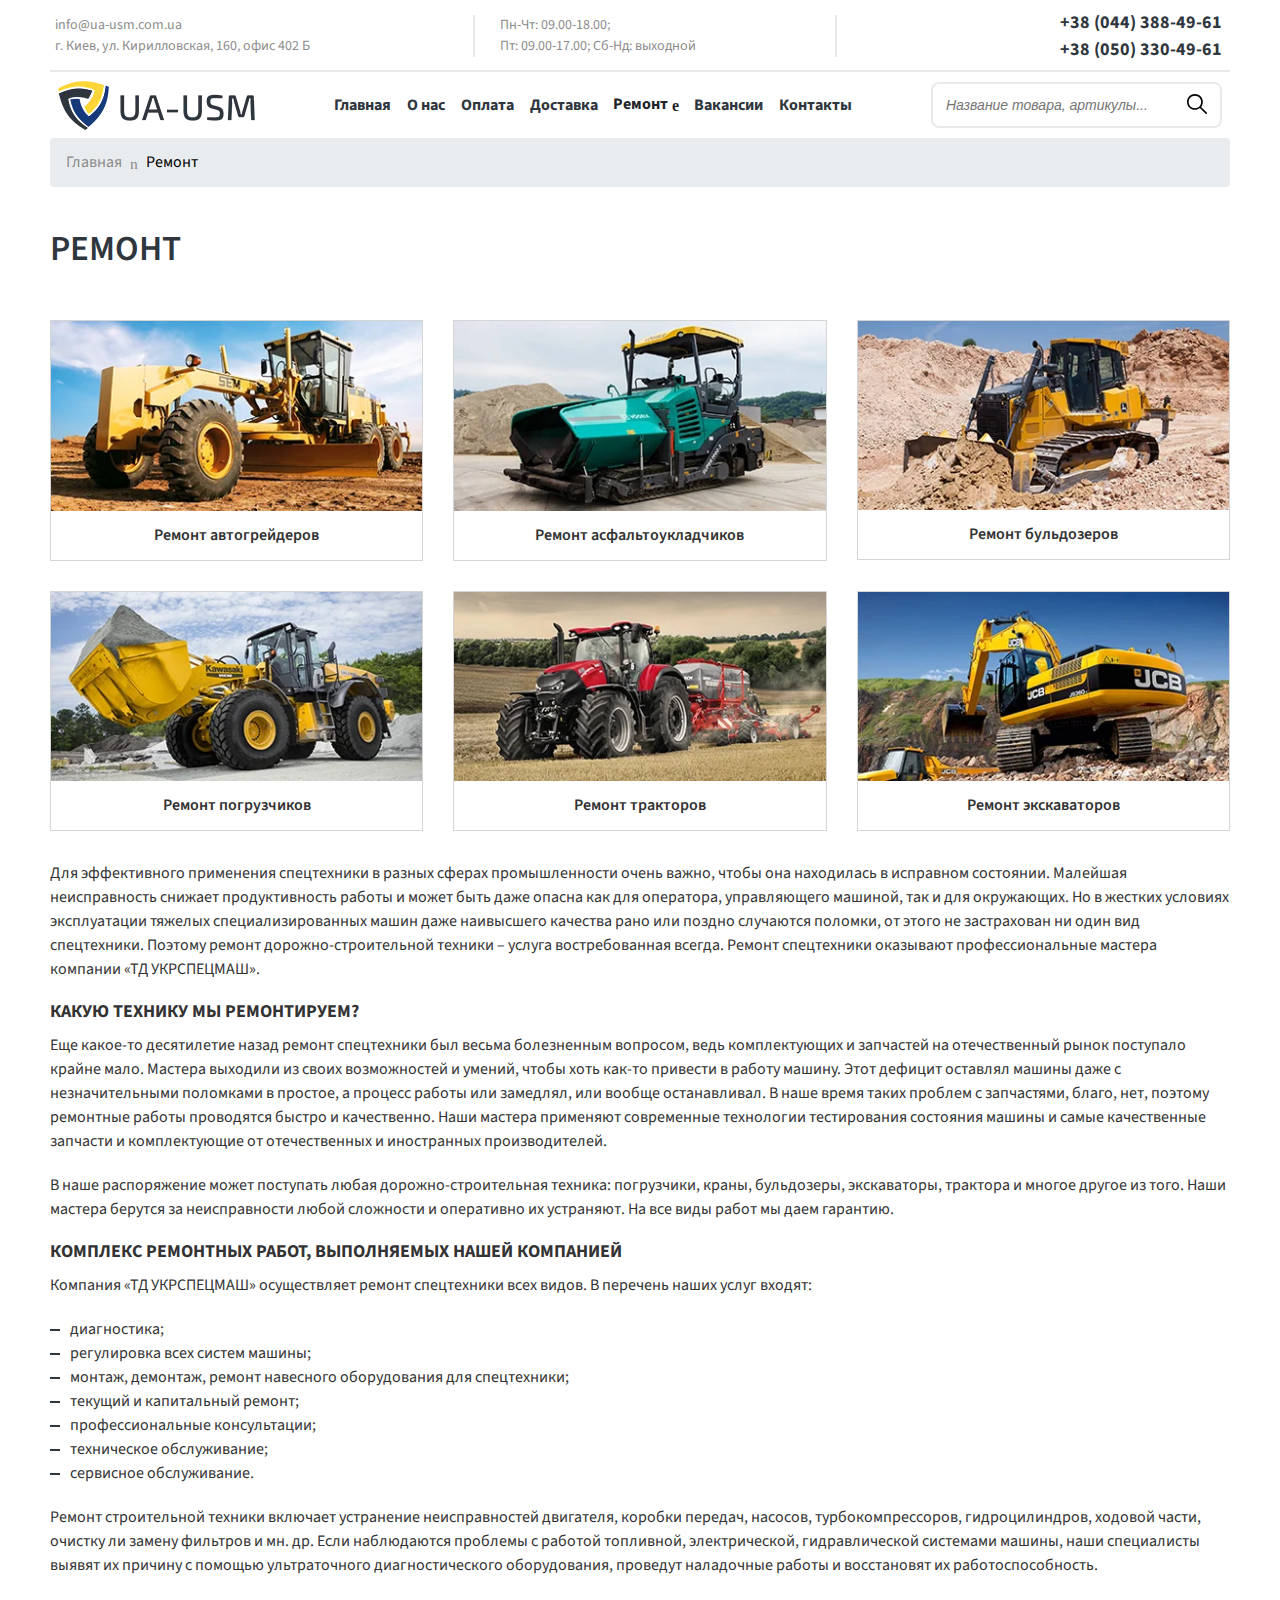
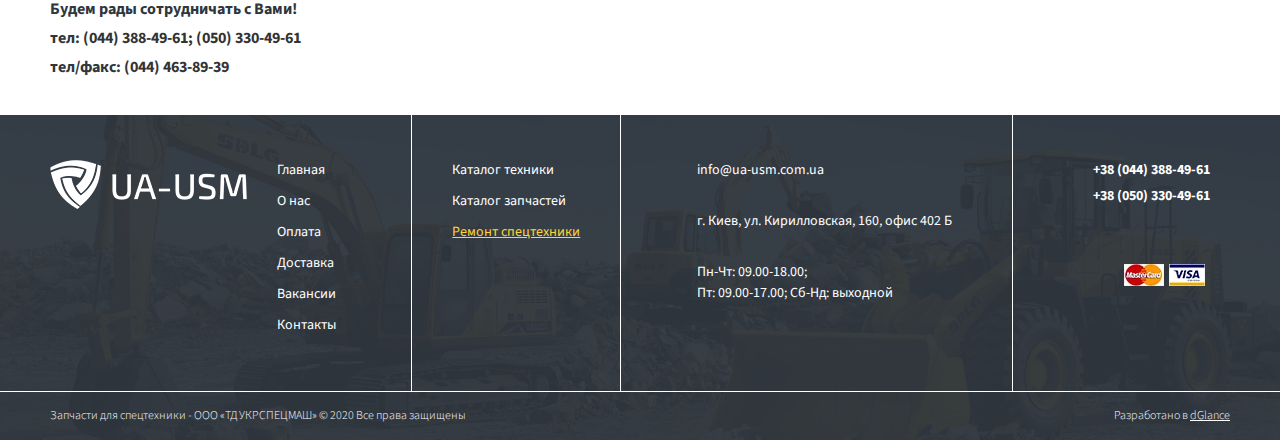
<file: repair.html>
<!DOCTYPE html><html lang="ru"><head>    <meta charset="UTF-8">    <meta name="viewport" content="width=device-width, initial-scale=1.0">    <meta http-equiv="X-UA-Compatible" content="ie=edge">    <link rel="shortcut icon" href="src/favicon.ico" type="image/x-icon">    <link rel="stylesheet" href="https://stackpath.bootstrapcdn.com/bootstrap/4.5.2/css/bootstrap.min.css"        integrity="sha384-JcKb8q3iqJ61gNV9KGb8thSsNjpSL0n8PARn9HuZOnIxN0hoP+VmmDGMN5t9UJ0Z" crossorigin="anonymous">    <link rel="stylesheet" href="https://file.myfontastic.com/snSHQsym769PQPCxtBF94i/icons.css">    <link rel="stylesheet"        href="https://fonts.googleapis.com/css2?family=Source+Sans+Pro:wght@300;400;600;700&display=swap">    <link rel="stylesheet" href="css/repair.min.css">    <link rel="stylesheet" href="css/media.min.css">    <title>УкрСпецМаш - Ремонт</title></head><body>    <header class="header">        <div class="container">            <div class="row__info row d-none d-md-flex no-gutters">                <div class="contacts col-md-8">                    <div class="wrapper">                        <a class="email" href="mailto:info@ua-usm.com.ua ">info@ua-usm.com.ua</a>                        <p class="place">г. Киев, ул. Кирилловская, 160, офис 402 Б</p>                    </div>                    <div class="working-time">                        <p>Пн-Чт: 09.00-18.00;</p>                        <p>Пт: 09.00-17.00; Сб-Нд: выходной</p>                    </div>                </div>                <div class="social-info col-md-4">                    <a class="facebook" href="https://www.facebook.com/tdukrspecmash/" target="_blank" rel="nofollow">                        <span class="icon-facebook"></span>                    </a>                    <ul class="phones">                        <li class="phone_item">                            <a href="tel:+380443884961">+38 (044) 388-49-61</a>                        </li>                        <li class="phone_item">                            <a href="tel:+380503304961">+38 (050) 330-49-61</a>                        </li>                    </ul>                </div>            </div>            <nav class="navbar navbar-expand-md navbar-light">                <a class="navbar-brand" href="index.html" aria-label="Site Logo">                    <h1 class="site-title">                        <picture><source srcset="img/logo.webp" type="image/webp"><img class="site-logo" src="img/logo.png" alt="Site Logo"></picture>                    </h1>                </a>                <div class="contact-phones d-md-none">                    <span class="icon-call-phone-outline" aria-hidden="true"></span>                    <ul class="phones">                        <li class="phone_item">                            <a href="tel:+380443884961">+38 (044) 388-49-61</a>                        </li>                        <li class="phone_item">                            <a href="tel:+380503304961">+38 (050) 330-49-61</a>                        </li>                    </ul>                </div>                <button class="navbar-toggler" data-target="#main-menu" data-toggle="collapse" aria-controls="main-menu"                    aria-expanded="false" aria-label="Main menu navigation">                    <span class="navbar-toggler-icon"></span>                </button>                <div id="main-menu" class="collapse navbar-collapse">                    <ul class="navbar-nav">                        <li class="nav-item">                            <a class="nav-link" href="index.html">Главная</a>                        </li>                        <li class="nav-item">                            <a class="nav-link" href="about.html">О нас</a>                        </li>                        <li class="nav-item">                            <a class="nav-link" href="payment.html">Оплата</a>                        </li>                        <li class="nav-item">                            <a class="nav-link" href="delivery.html">Доставка</a>                        </li>                        <li class="nav-item dropdown">                            <button id="my-dropdown" class="btn dropdown-toggle" data-toggle="dropdown"                                aria-haspopup="true" aria-expanded="false">Ремонт</button>                            <div class="dropdown-menu" aria-labelledby="navbarDropdown">                                <a class="dropdown-item" href="#">Ремонт автогрейдеров</a>                                <a class="dropdown-item" href="#">Ремонт асфальтоукладчиков</a>                                <a class="dropdown-item" href="repair_single.html">Ремонт бульдозеров</a>                                <a class="dropdown-item" href="#">Ремонт погрузчиков</a>                                <a class="dropdown-item" href="#">Ремонт тракторов</a>                                <a class="dropdown-item" href="#">Ремонт экскаваторов</a>                            </div>                        </li>                        <li class="nav-item">                            <a class="nav-link" href="vacancies.html">Вакансии</a>                        </li>                        <li class="nav-item">                            <a class="nav-link" href="contacts.html">Контакты</a>                        </li>                    </ul>                </div>                <form action="#" method="post" class="search-box">                    <input type="text" class="search-field" id="search-field"                        placeholder="Название товара, артикулы...">                    <button class="search-btn" type="submit"></button>                </form>            </nav>        </div>    </header>    <main class="main">        <div class="container">            <div class="breadcrumbs">                <nav aria-label="breadcrumb">                    <ol class="breadcrumb">                        <li class="breadcrumb-item"><a href="index.html">Главная</a></li>                        <li class="breadcrumb-item active" aria-current="page">Ремонт</li>                    </ol>                </nav>            </div>        </div>        <section id="repair">            <div class="container">                <h2 class="section-title">Ремонт</h2>                <div class="row">                    <div class="col-md-6 col-lg-4">                        <div class="item">                            <a href="repair_single.html" class="repair-link">                                <picture><source srcset="img/repair_1.webp" type="image/webp"><img src="img/repair_1.png" alt="Автогрейдер"></picture>                                <h4>Ремонт автогрейдеров</h4>                            </a>                        </div>                    </div>                    <div class="col-md-6 col-lg-4">                        <div class="item">                            <a href="repair_single.html" class="repair-link">                                <picture><source srcset="img/repair_2.webp" type="image/webp"><img src="img/repair_2.png" alt="Асфальтоукладчик"></picture>                                <h4>Ремонт асфальтоукладчиков</h4>                            </a>                        </div>                    </div>                    <div class="col-md-6 col-lg-4">                        <div class="item">                            <a href="repair_single.html" class="repair-link">                                <picture><source srcset="img/repair_3.webp" type="image/webp"><img src="img/repair_3.png" alt="Бульдозер"></picture>                                <h4>Ремонт бульдозеров</h4>                            </a>                        </div>                    </div>                    <div class="col-md-6 col-lg-4">                        <div class="item">                            <a href="repair_single.html" class="repair-link">                                <picture><source srcset="img/repair_4.webp" type="image/webp"><img src="img/repair_4.png" alt="Погрузчик"></picture>                                <h4>Ремонт погрузчиков</h4>                            </a>                        </div>                    </div>                    <div class="col-md-6 col-lg-4">                        <div class="item">                            <a href="repair_single.html" class="repair-link">                                <picture><source srcset="img/repair_5.webp" type="image/webp"><img src="img/repair_5.png" alt="Трактор"></picture>                                <h4>Ремонт тракторов</h4>                            </a>                        </div>                    </div>                    <div class="col-md-6 col-lg-4">                        <div class="item">                            <a href="repair_single.html" class="repair-link">                                <picture><source srcset="img/repair_6.webp" type="image/webp"><img src="img/repair_6.png" alt="Экскаватор"></picture>                                <h4>Ремонт экскаваторов</h4>                            </a>                        </div>                    </div>                </div>                <article>                    <p>                        Для эффективного применения спецтехники в разных сферах промышленности очень важно, чтобы она                        находилась                        в исправном состоянии. Малейшая неисправность снижает продуктивность работы и может быть даже                        опасна как                        для оператора, управляющего машиной, так и для окружающих. Но в жестких условиях эксплуатации                        тяжелых                        специализированных машин даже наивысшего качества рано или поздно случаются поломки, от этого не                        застрахован ни один вид спецтехники. Поэтому ремонт дорожно-строительной техники – услуга                        востребованная                        всегда. Ремонт спецтехники оказывают профессиональные мастера компании «ТД УКРСПЕЦМАШ».                    </p>                    <h3>КАКУЮ ТЕХНИКУ МЫ РЕМОНТИРУЕМ?</h3>                    <p>                        Еще какое-то десятилетие назад ремонт спецтехники был весьма болезненным вопросом, ведь                        комплектующих и                        запчастей на отечественный рынок поступало крайне мало. Мастера выходили из своих возможностей и                        умений,                        чтобы хоть как-то привести в работу машину. Этот дефицит оставлял машины даже с незначительными                        поломками в простое, а процесс работы или замедлял, или вообще останавливал. В наше время таких                        проблем                        с запчастями, благо, нет, поэтому ремонтные работы проводятся быстро и качественно. Наши мастера                        применяют современные технологии тестирования состояния машины и самые качественные запчасти и                        комплектующие от отечественных и иностранных производителей.                    </p>                    <p>В наше распоряжение может поступать любая дорожно-строительная техника: погрузчики, краны,                        бульдозеры,                        экскаваторы, трактора и многое другое из того. Наши мастера берутся за неисправности любой                        сложности и                        оперативно их устраняют. На все виды работ мы даем гарантию.</p>                    <h3>КОМПЛЕКС РЕМОНТНЫХ РАБОТ, ВЫПОЛНЯЕМЫХ НАШЕЙ КОМПАНИЕЙ</h3>                    <p>Компания «ТД УКРСПЕЦМАШ» осуществляет ремонт спецтехники всех видов. В перечень наших услуг                        входят:</p>                    <ul>                        <li>диагностика;</li>                        <li>регулировка всех систем машины;</li>                        <li>монтаж, демонтаж, ремонт навесного оборудования для спецтехники;</li>                        <li>текущий и капитальный ремонт;</li>                        <li>профессиональные консультации;</li>                        <li>техническое обслуживание;</li>                        <li>сервисное обслуживание.</li>                    </ul>                    <p>                        Ремонт строительной техники включает устранение неисправностей двигателя, коробки передач,                        насосов,                        турбокомпрессоров, гидроцилиндров, ходовой части, очистку ли замену фильтров и мн. др. Если                        наблюдаются                        проблемы с работой топливной, электрической, гидравлической системами машины, наши специалисты                        выявят их                        причину с помощью ультраточного диагностического оборудования, проведут наладочные работы и                        восстановят                        их работоспособность.                    </p>                </article>                <div class="contacts">                    <span>Будем рады сотрудничать с Вами!</span>                    <span>тел: <a href="tel:+380443884961">(044) 388-49-61;</a> <a href="tel:+380503304961">(050)                            330-49-61</a></span>                    <span>тел/факс: <a href="tel:+380444638939">(044) 463-89-39</a></span>                </div>            </div>        </section>    </main>    <footer class="footer">        <div class="row__wrapper">            <div class="container main-part">                <div class="footer-navigation">                    <a href="index.html">                        <picture><source srcset="img/logo.webp" type="image/webp"><img class="site-logo" src="img/logo.png" alt="Site Logo"></picture>                    </a>                    <ul class="footer-menu">                        <li class="footer-menu-item"><a class="footer-menu-link" href="index.html">Главная</a></li>                        <li class="footer-menu-item"><a class="footer-menu-link" href="about.html">О нас</a></li>                        <li class="footer-menu-item"><a class="footer-menu-link" href="payment.html">Оплата</a></li>                        <li class="footer-menu-item"><a class="footer-menu-link" href="delivery.html">Доставка</a></li>                        <li class="footer-menu-item"><a class="footer-menu-link" href="vacancies.html">Вакансии</a></li>                        <li class="footer-menu-item"><a class="footer-menu-link" href="contacts.html">Контакты</a></li>                    </ul>                </div>                <ul class="catalog-links-list">                    <li class="catalog-links-item"><a class="catalog-link" href="catalog.html">Каталог техники</a></li>                    <li class="catalog-links-item"><a class="catalog-link" href="assortment.html">Каталог запчастей</a></li>                    <li class="catalog-links-item active"><a class="catalog-link" href="repair.html">Ремонт спецтехники</a>                    </li>                </ul>                <div class="footer-info">                    <a class="email" href="mailto:info@ua-usm.com.ua ">info@ua-usm.com.ua</a>                    <p class="place">г. Киев, ул. Кирилловская, 160, офис 402 Б</p>                    <div class="working-time">                        <p>Пн-Чт: 09.00-18.00;</p>                        <p>Пт: 09.00-17.00; Сб-Нд: выходной</p>                    </div>                </div>                <div class="footer-info-second">                    <ul class="phones">                        <li class="phone_item">                            <a href="tel:+380443884961">+38 (044) 388-49-61</a>                        </li>                        <li class="phone_item">                            <a href="tel:+380503304961">+38 (050) 330-49-61</a>                        </li>                    </ul>                    <div class="wrapper">                        <a class="facebook-link" href="https://www.facebook.com/tdukrspecmash/" target="_blank"                            rel="nofollow">                            <span class="icon-facebook"></span>                        </a>                        <ul class="credit-cards-list">                            <li><picture><source srcset="img/mc.webp" type="image/webp"><img src="img/mc.png" alt="Master Card Icon"></picture></li>                            <li><picture><source srcset="img/visa.webp" type="image/webp"><img src="img/visa.png" alt="Visa Card Icon"></picture></li>                        </ul>                    </div>                </div>            </div>        </div>        <div class="row__wrapper">            <div class="container info-part">                <p>Запчасти для спецтехники - ООО «ТД УКРСПЕЦМАШ» © 2020 Все права защищены</p>                <p>Разработано в <a href="http://ru.dglance.com">dGlance</a></p>            </div>        </div>    </footer>    <script src="https://cdnjs.cloudflare.com/ajax/libs/jquery/3.5.1/jquery.slim.min.js"></script>    <script src="https://stackpath.bootstrapcdn.com/bootstrap/4.5.2/js/bootstrap.min.js"        integrity="sha384-B4gt1jrGC7Jh4AgTPSdUtOBvfO8shuf57BaghqFfPlYxofvL8/KUEfYiJOMMV+rV" crossorigin="anonymous">    </script>    <script src="https://cdnjs.cloudflare.com/ajax/libs/popper.js/2.5.3/umd/popper.min.js"></script></body></html>
</file>
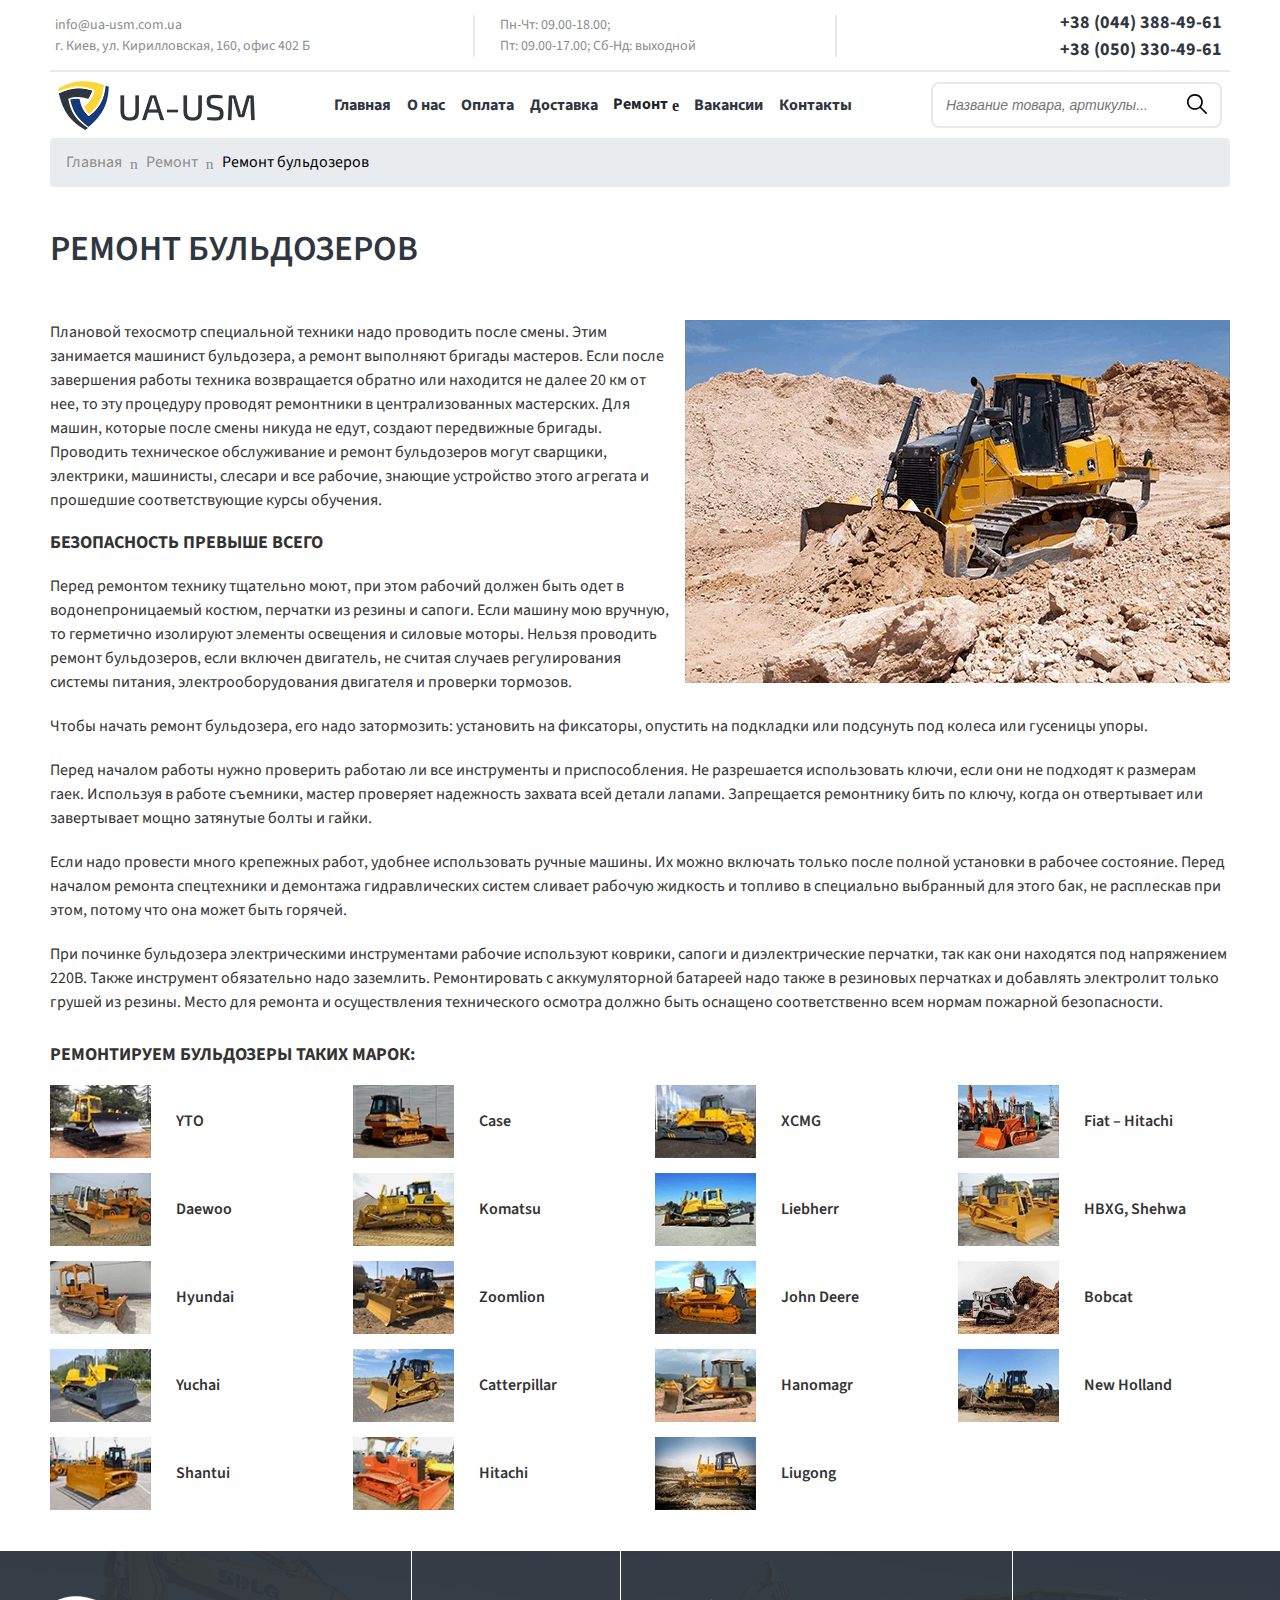
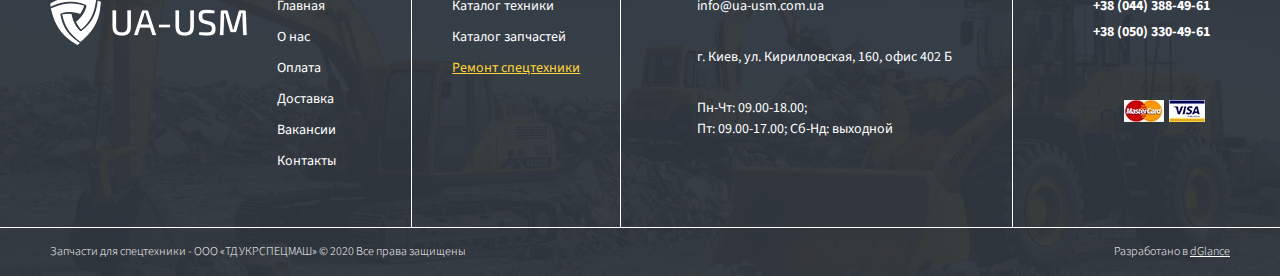
<file: repair_single.html>
<!DOCTYPE html><html lang="ru"><head>    <meta charset="UTF-8">    <meta name="viewport" content="width=device-width, initial-scale=1.0">    <meta http-equiv="X-UA-Compatible" content="ie=edge">    <link rel="shortcut icon" href="src/favicon.ico" type="image/x-icon">    <link rel="stylesheet" href="https://stackpath.bootstrapcdn.com/bootstrap/4.5.2/css/bootstrap.min.css"        integrity="sha384-JcKb8q3iqJ61gNV9KGb8thSsNjpSL0n8PARn9HuZOnIxN0hoP+VmmDGMN5t9UJ0Z" crossorigin="anonymous">    <link rel="stylesheet" href="https://file.myfontastic.com/snSHQsym769PQPCxtBF94i/icons.css">    <link rel="stylesheet"        href="https://fonts.googleapis.com/css2?family=Source+Sans+Pro:wght@300;400;600;700&display=swap">    <link rel="stylesheet" href="css/repair_single.min.css">    <link rel="stylesheet" href="css/media.min.css">    <title>УкрСпецМаш - Ремонт бульдозеров</title></head><body>    <header class="header">        <div class="container">            <div class="row__info row d-none d-md-flex no-gutters">                <div class="contacts col-md-8">                    <div class="wrapper">                        <a class="email" href="mailto:info@ua-usm.com.ua ">info@ua-usm.com.ua</a>                        <p class="place">г. Киев, ул. Кирилловская, 160, офис 402 Б</p>                    </div>                    <div class="working-time">                        <p>Пн-Чт: 09.00-18.00;</p>                        <p>Пт: 09.00-17.00; Сб-Нд: выходной</p>                    </div>                </div>                <div class="social-info col-md-4">                    <a class="facebook" href="https://www.facebook.com/tdukrspecmash/" target="_blank" rel="nofollow">                        <span class="icon-facebook"></span>                    </a>                    <ul class="phones">                        <li class="phone_item">                            <a href="tel:+380443884961">+38 (044) 388-49-61</a>                        </li>                        <li class="phone_item">                            <a href="tel:+380503304961">+38 (050) 330-49-61</a>                        </li>                    </ul>                </div>            </div>            <nav class="navbar navbar-expand-md navbar-light">                <a class="navbar-brand" href="index.html" aria-label="Site Logo">                    <h1 class="site-title">                        <picture><source srcset="img/logo.webp" type="image/webp"><img class="site-logo" src="img/logo.png" alt="Site Logo"></picture>                    </h1>                </a>                <div class="contact-phones d-md-none">                    <span class="icon-call-phone-outline" aria-hidden="true"></span>                    <ul class="phones">                        <li class="phone_item">                            <a href="tel:+380443884961">+38 (044) 388-49-61</a>                        </li>                        <li class="phone_item">                            <a href="tel:+380503304961">+38 (050) 330-49-61</a>                        </li>                    </ul>                </div>                <button class="navbar-toggler" data-target="#main-menu" data-toggle="collapse" aria-controls="main-menu"                    aria-expanded="false" aria-label="Main menu navigation">                    <span class="navbar-toggler-icon"></span>                </button>                <div id="main-menu" class="collapse navbar-collapse">                    <ul class="navbar-nav">                        <li class="nav-item">                            <a class="nav-link" href="index.html">Главная</a>                        </li>                        <li class="nav-item">                            <a class="nav-link" href="about.html">О нас</a>                        </li>                        <li class="nav-item">                            <a class="nav-link" href="payment.html">Оплата</a>                        </li>                        <li class="nav-item">                            <a class="nav-link" href="delivery.html">Доставка</a>                        </li>                        <li class="nav-item dropdown">                            <button id="my-dropdown" class="btn dropdown-toggle" data-toggle="dropdown"                                aria-haspopup="true" aria-expanded="false">Ремонт</button>                            <div class="dropdown-menu" aria-labelledby="navbarDropdown">                                <a class="dropdown-item" href="#">Ремонт автогрейдеров</a>                                <a class="dropdown-item" href="#">Ремонт асфальтоукладчиков</a>                                <a class="dropdown-item" href="repair_single.html">Ремонт бульдозеров</a>                                <a class="dropdown-item" href="#">Ремонт погрузчиков</a>                                <a class="dropdown-item" href="#">Ремонт тракторов</a>                                <a class="dropdown-item" href="#">Ремонт экскаваторов</a>                            </div>                        </li>                        <li class="nav-item">                            <a class="nav-link" href="vacancies.html">Вакансии</a>                        </li>                        <li class="nav-item">                            <a class="nav-link" href="contacts.html">Контакты</a>                        </li>                    </ul>                </div>                <form action="#" method="post" class="search-box">                    <input type="text" class="search-field" id="search-field"                        placeholder="Название товара, артикулы...">                    <button class="search-btn" type="submit"></button>                </form>            </nav>        </div>    </header>    <main class="main">        <div class="container">            <div class="breadcrumbs">                <nav aria-label="breadcrumb">                    <ol class="breadcrumb">                        <li class="breadcrumb-item"><a href="index.html">Главная</a></li>                        <li class="breadcrumb-item"><a href="repair.html">Ремонт</a></li>                        <li class="breadcrumb-item active" aria-current="page">Ремонт бульдозеров</li>                    </ol>                </nav>            </div>        </div>        <section id="repair-bulldozer">            <div class="container">                <h2 class="section-title">Ремонт бульдозеров</h2>                <article>                    <picture><source srcset="img/bulldozer_repair.webp" type="image/webp"><img src="img/bulldozer_repair.png" alt="Бульдозер"></picture>                    <p>Плановой техосмотр специальной техники надо проводить после смены. Этим занимается машинист                        бульдозера, а ремонт выполняют бригады мастеров. Если после завершения работы техника                        возвращается                        обратно или находится не далее 20 км от нее, то эту процедуру проводят ремонтники в                        централизованных                        мастерских. Для машин, которые после смены никуда не едут, создают передвижные бригады.                        Проводить                        техническое обслуживание и ремонт бульдозеров могут сварщики, электрики, машинисты, слесари и                        все                        рабочие, знающие устройство этого агрегата и прошедшие соответствующие курсы обучения.</p>                    <h4>БЕЗОПАСНОСТЬ ПРЕВЫШЕ ВСЕГО</h4>                    <p>Перед ремонтом технику тщательно моют, при этом рабочий должен быть одет в водонепроницаемый                        костюм,                        перчатки из резины и сапоги. Если машину мою вручную, то герметично изолируют элементы освещения                        и                        силовые моторы. Нельзя проводить ремонт бульдозеров, если включен двигатель, не считая случаев                        регулирования системы питания, электрооборудования двигателя и проверки тормозов.</p>                    <p>Чтобы начать ремонт бульдозера, его надо затормозить: установить на фиксаторы, опустить на                        подкладки                        или подсунуть под колеса или гусеницы упоры.</p>                    <p>Перед началом работы нужно проверить работаю ли все инструменты и приспособления. Не разрешается                        использовать ключи, если они не подходят к размерам гаек. Используя в работе съемники, мастер                        проверяет надежность захвата всей детали лапами. Запрещается ремонтнику бить по ключу, когда он                        отвертывает или завертывает мощно затянутые болты и гайки.</p>                    <p>Если надо провести много крепежных работ, удобнее использовать ручные машины. Их можно включать                        только после полной установки в рабочее состояние. Перед началом ремонта спецтехники и демонтажа                        гидравлических систем сливает рабочую жидкость и топливо в специально выбранный для этого бак,                        не                        расплескав при этом, потому что она может быть горячей.</p>                    <p>При починке бульдозера электрическими инструментами рабочие используют коврики, сапоги и                        диэлектрические перчатки, так как они находятся под напряжением 220В. Также инструмент                        обязательно                        надо заземлить. Ремонтировать с аккумуляторной батареей надо также в резиновых перчатках и                        добавлять                        электролит только грушей из резины. Место для ремонта и осуществления технического осмотра                        должно                        быть оснащено соответственно всем нормам пожарной безопасности.</p>                </article>                <h3>Ремонтируем бульдозеры таких марок:</h3>                <ul class="bulldozer-repair-list row">                    <li class="col col-md-3">                        <picture><source srcset="img/bulldozer_mini_1.webp" type="image/webp"><img src="img/bulldozer_mini_1.png" alt="Бульдозер YTO"></picture>                        <h5>YTO</h5>                    </li>                    <li class="col col-md-3">                        <picture><source srcset="img/bulldozer_mini_2.webp" type="image/webp"><img src="img/bulldozer_mini_2.png" alt="Бульдозер Case"></picture>                        <h5>Case</h5>                    </li>                    <li class="col col-md-3">                        <picture><source srcset="img/bulldozer_mini_3.webp" type="image/webp"><img src="img/bulldozer_mini_3.png" alt="Бульдозер XCMG"></picture>                        <h5>XCMG</h5>                    </li>                    <li class="col col-md-3">                        <picture><source srcset="img/bulldozer_mini_4.webp" type="image/webp"><img src="img/bulldozer_mini_4.png" alt="Бульдозер Fiat – Hitachi"></picture>                        <h5>Fiat – Hitachi</h5>                    </li>                    <li class="col col-md-3">                        <picture><source srcset="img/bulldozer_mini_5.webp" type="image/webp"><img src="img/bulldozer_mini_5.png" alt="Бульдозер Daewoo"></picture>                        <h5>Daewoo</h5>                    </li>                    <li class="col col-md-3">                        <picture><source srcset="img/bulldozer_mini_6.webp" type="image/webp"><img src="img/bulldozer_mini_6.png" alt="Бульдозер Komatsu"></picture>                        <h5>Komatsu</h5>                    </li>                    <li class="col col-md-3">                        <picture><source srcset="img/bulldozer_mini_7.webp" type="image/webp"><img src="img/bulldozer_mini_7.png" alt="Бульдозер Liebherr"></picture>                        <h5>Liebherr</h5>                    </li>                    <li class="col col-md-3">                        <picture><source srcset="img/bulldozer_mini_8.webp" type="image/webp"><img src="img/bulldozer_mini_8.png" alt="Бульдозер HBXG, Shehwa"></picture>                        <h5>HBXG, Shehwa</h5>                    </li>                    <li class="col col-md-3">                        <picture><source srcset="img/bulldozer_mini_9.webp" type="image/webp"><img src="img/bulldozer_mini_9.png" alt="Бульдозер Hyundai"></picture>                        <h5>Hyundai</h5>                    </li>                    <li class="col col-md-3">                        <picture><source srcset="img/bulldozer_mini_10.webp" type="image/webp"><img src="img/bulldozer_mini_10.png" alt="Бульдозер Zoomlion"></picture>                        <h5>Zoomlion</h5>                    </li>                    <li class="col col-md-3">                        <picture><source srcset="img/bulldozer_mini_11.webp" type="image/webp"><img src="img/bulldozer_mini_11.png" alt="Бульдозер John Deere"></picture>                        <h5>John Deere</h5>                    </li>                    <li class="col col-md-3">                        <picture><source srcset="img/bulldozer_mini_12.webp" type="image/webp"><img src="img/bulldozer_mini_12.png" alt="Бульдозер Bobcat"></picture>                        <h5>Bobcat</h5>                    </li>                    <li class="col col-md-3">                        <picture><source srcset="img/bulldozer_mini_13.webp" type="image/webp"><img src="img/bulldozer_mini_13.png" alt="Бульдозер Yuchai"></picture>                        <h5>Yuchai</h5>                    </li>                    <li class="col col-md-3">                        <picture><source srcset="img/bulldozer_mini_14.webp" type="image/webp"><img src="img/bulldozer_mini_14.png" alt="Бульдозер Catterpillar"></picture>                        <h5>Catterpillar</h5>                    </li>                    <li class="col col-md-3">                        <picture><source srcset="img/bulldozer_mini_15.webp" type="image/webp"><img src="img/bulldozer_mini_15.png" alt="Бульдозер Hanomag"></picture>                        <h5>Hanomagr</h5>                    </li>                    <li class="col col-md-3">                        <picture><source srcset="img/bulldozer_mini_16.webp" type="image/webp"><img src="img/bulldozer_mini_16.png" alt="Бульдозер New Holland"></picture>                        <h5>New Holland</h5>                    </li>                    <li class="col col-md-3">                        <picture><source srcset="img/bulldozer_mini_17.webp" type="image/webp"><img src="img/bulldozer_mini_17.png" alt="Бульдозер Shantui"></picture>                        <h5>Shantui</h5>                    </li>                    <li class="col col-md-3">                        <picture><source srcset="img/bulldozer_mini_18.webp" type="image/webp"><img src="img/bulldozer_mini_18.png" alt="Бульдозер Catterpillar"></picture>                        <h5>Hitachi</h5>                    </li>                    <li class="col col-md-3">                        <picture><source srcset="img/bulldozer_mini_19.webp" type="image/webp"><img src="img/bulldozer_mini_19.png" alt="Бульдозер Catterpillar"></picture>                        <h5>Liugong</h5>                    </li>                </ul>            </div>        </section>    </main>    <footer class="footer">        <div class="row__wrapper">            <div class="container main-part">                <div class="footer-navigation">                    <a href="index.html">                        <picture><source srcset="img/logo.webp" type="image/webp"><img class="site-logo" src="img/logo.png" alt="Site Logo"></picture>                    </a>                    <ul class="footer-menu">                        <li class="footer-menu-item"><a class="footer-menu-link" href="index.html">Главная</a></li>                        <li class="footer-menu-item"><a class="footer-menu-link" href="about.html">О нас</a></li>                        <li class="footer-menu-item"><a class="footer-menu-link" href="payment.html">Оплата</a></li>                        <li class="footer-menu-item"><a class="footer-menu-link" href="delivery.html">Доставка</a></li>                        <li class="footer-menu-item"><a class="footer-menu-link" href="vacancies.html">Вакансии</a></li>                        <li class="footer-menu-item"><a class="footer-menu-link" href="contacts.html">Контакты</a></li>                    </ul>                </div>                <ul class="catalog-links-list">                    <li class="catalog-links-item"><a class="catalog-link" href="catalog.html">Каталог техники</a></li>                    <li class="catalog-links-item"><a class="catalog-link" href="assortment.html">Каталог запчастей</a></li>                    <li class="catalog-links-item active"><a class="catalog-link" href="repair.html">Ремонт спецтехники</a>                    </li>                </ul>                <div class="footer-info">                    <a class="email" href="mailto:info@ua-usm.com.ua ">info@ua-usm.com.ua</a>                    <p class="place">г. Киев, ул. Кирилловская, 160, офис 402 Б</p>                    <div class="working-time">                        <p>Пн-Чт: 09.00-18.00;</p>                        <p>Пт: 09.00-17.00; Сб-Нд: выходной</p>                    </div>                </div>                <div class="footer-info-second">                    <ul class="phones">                        <li class="phone_item">                            <a href="tel:+380443884961">+38 (044) 388-49-61</a>                        </li>                        <li class="phone_item">                            <a href="tel:+380503304961">+38 (050) 330-49-61</a>                        </li>                    </ul>                    <div class="wrapper">                        <a class="facebook-link" href="https://www.facebook.com/tdukrspecmash/" target="_blank"                            rel="nofollow">                            <span class="icon-facebook"></span>                        </a>                        <ul class="credit-cards-list">                            <li><picture><source srcset="img/mc.webp" type="image/webp"><img src="img/mc.png" alt="Master Card Icon"></picture></li>                            <li><picture><source srcset="img/visa.webp" type="image/webp"><img src="img/visa.png" alt="Visa Card Icon"></picture></li>                        </ul>                    </div>                </div>            </div>        </div>        <div class="row__wrapper">            <div class="container info-part">                <p>Запчасти для спецтехники - ООО «ТД УКРСПЕЦМАШ» © 2020 Все права защищены</p>                <p>Разработано в <a href="http://ru.dglance.com">dGlance</a></p>            </div>        </div>    </footer>    <script src="https://cdnjs.cloudflare.com/ajax/libs/jquery/3.5.1/jquery.slim.min.js"></script>    <script src="https://stackpath.bootstrapcdn.com/bootstrap/4.5.2/js/bootstrap.min.js"        integrity="sha384-B4gt1jrGC7Jh4AgTPSdUtOBvfO8shuf57BaghqFfPlYxofvL8/KUEfYiJOMMV+rV" crossorigin="anonymous">    </script>    <script src="https://cdnjs.cloudflare.com/ajax/libs/popper.js/2.5.3/umd/popper.min.js"></script></body></html>
</file>
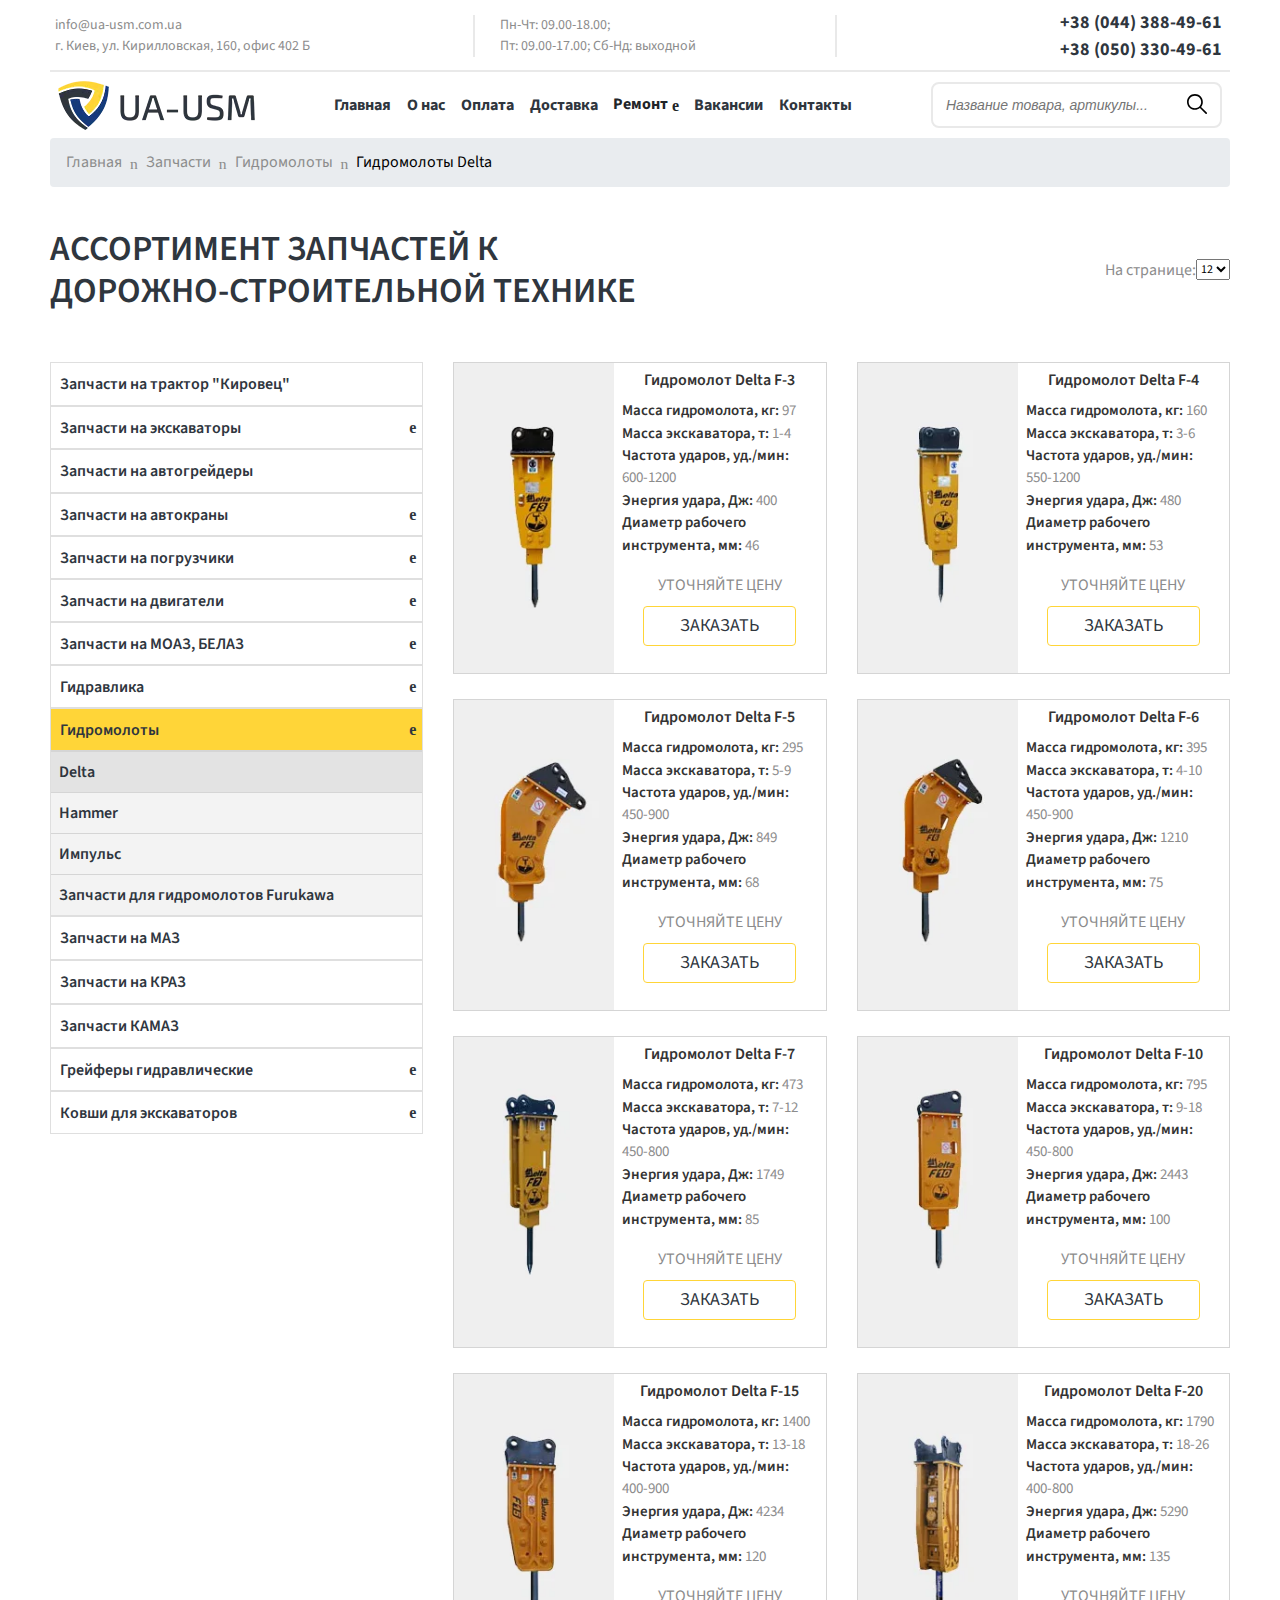
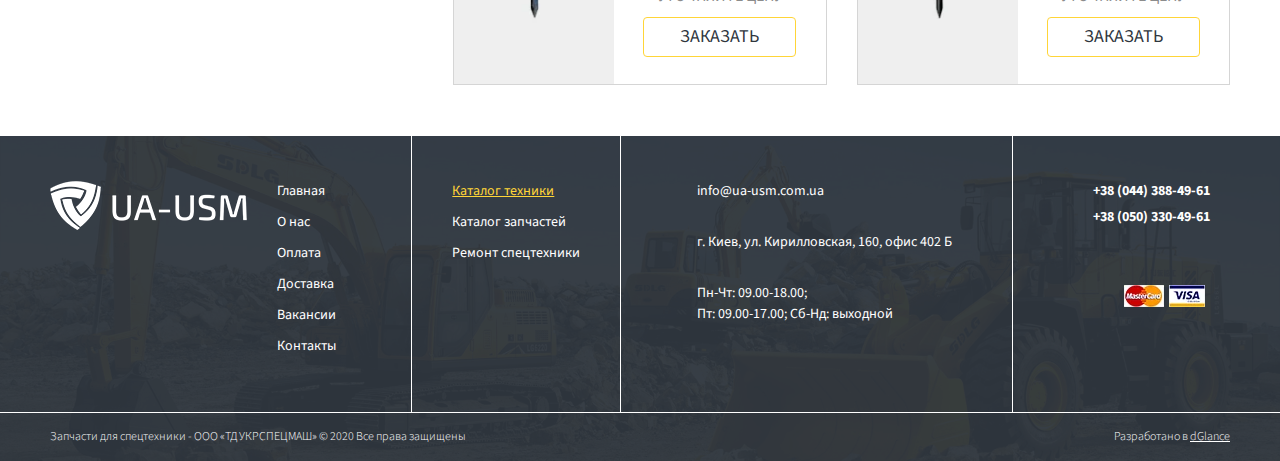
<file: single_product.html>
<!DOCTYPE html><html lang="ru"><head>    <meta charset="UTF-8">    <meta name="viewport" content="width=device-width, initial-scale=1.0">    <meta http-equiv="X-UA-Compatible" content="ie=edge">    <link rel="shortcut icon" href="src/favicon.ico" type="image/x-icon">    <link rel="stylesheet" href="https://stackpath.bootstrapcdn.com/bootstrap/4.5.2/css/bootstrap.min.css"        integrity="sha384-JcKb8q3iqJ61gNV9KGb8thSsNjpSL0n8PARn9HuZOnIxN0hoP+VmmDGMN5t9UJ0Z" crossorigin="anonymous">    <link rel="stylesheet" href="https://file.myfontastic.com/snSHQsym769PQPCxtBF94i/icons.css">    <link rel="stylesheet"        href="https://fonts.googleapis.com/css2?family=Source+Sans+Pro:wght@300;400;600;700&display=swap">    <link rel="stylesheet" href="css/single_product.min.css">    <link rel="stylesheet" href="css/media.min.css">    <title>УкрСпецМаш - Запчасти - Гидромолоты - Гидромолоты Delta</title></head><body>    <header class="header">        <div class="container">            <div class="row__info row d-none d-md-flex no-gutters">                <div class="contacts col-md-8">                    <div class="wrapper">                        <a class="email" href="mailto:info@ua-usm.com.ua ">info@ua-usm.com.ua</a>                        <p class="place">г. Киев, ул. Кирилловская, 160, офис 402 Б</p>                    </div>                    <div class="working-time">                        <p>Пн-Чт: 09.00-18.00;</p>                        <p>Пт: 09.00-17.00; Сб-Нд: выходной</p>                    </div>                </div>                <div class="social-info col-md-4">                    <a class="facebook" href="https://www.facebook.com/tdukrspecmash/" target="_blank" rel="nofollow">                        <span class="icon-facebook"></span>                    </a>                    <ul class="phones">                        <li class="phone_item">                            <a href="tel:+380443884961">+38 (044) 388-49-61</a>                        </li>                        <li class="phone_item">                            <a href="tel:+380503304961">+38 (050) 330-49-61</a>                        </li>                    </ul>                </div>            </div>            <nav class="navbar navbar-expand-md navbar-light">                <a class="navbar-brand" href="index.html" aria-label="Site Logo">                    <h1 class="site-title">                        <picture><source srcset="img/logo.webp" type="image/webp"><img class="site-logo" src="img/logo.png" alt="Site Logo"></picture>                    </h1>                </a>                <div class="contact-phones d-md-none">                    <span class="icon-call-phone-outline" aria-hidden="true"></span>                    <ul class="phones">                        <li class="phone_item">                            <a href="tel:+380443884961">+38 (044) 388-49-61</a>                        </li>                        <li class="phone_item">                            <a href="tel:+380503304961">+38 (050) 330-49-61</a>                        </li>                    </ul>                </div>                <button class="navbar-toggler" data-target="#main-menu" data-toggle="collapse" aria-controls="main-menu"                    aria-expanded="false" aria-label="Main menu navigation">                    <span class="navbar-toggler-icon"></span>                </button>                <div id="main-menu" class="collapse navbar-collapse">                    <ul class="navbar-nav">                        <li class="nav-item">                            <a class="nav-link" href="index.html">Главная</a>                        </li>                        <li class="nav-item">                            <a class="nav-link" href="about.html">О нас</a>                        </li>                        <li class="nav-item">                            <a class="nav-link" href="payment.html">Оплата</a>                        </li>                        <li class="nav-item">                            <a class="nav-link" href="delivery.html">Доставка</a>                        </li>                        <li class="nav-item dropdown">                            <button id="my-dropdown" class="btn dropdown-toggle" data-toggle="dropdown"                                aria-haspopup="true" aria-expanded="false">Ремонт</button>                            <div class="dropdown-menu" aria-labelledby="navbarDropdown">                                <a class="dropdown-item" href="#">Ремонт автогрейдеров</a>                                <a class="dropdown-item" href="#">Ремонт асфальтоукладчиков</a>                                <a class="dropdown-item" href="#">Ремонт бульдозеров</a>                                <a class="dropdown-item" href="#">Ремонт погрузчиков</a>                                <a class="dropdown-item" href="#">Ремонт тракторов</a>                                <a class="dropdown-item" href="#">Ремонт экскаваторов</a>                            </div>                        </li>                        <li class="nav-item">                            <a class="nav-link" href="vacancies.html">Вакансии</a>                        </li>                        <li class="nav-item">                            <a class="nav-link" href="contacts.html">Контакты</a>                        </li>                    </ul>                </div>                <form action="#" method="post" class="search-box">                    <input type="text" class="search-field" id="search-field"                        placeholder="Название товара, артикулы...">                    <button class="search-btn" type="submit"></button>                </form>            </nav>        </div>    </header>    <main class="main">        <div class="container">            <div class="breadcrumbs">                <nav aria-label="breadcrumb">                    <ol class="breadcrumb">                        <li class="breadcrumb-item"><a href="index.html">Главная</a></li>                        <li class="breadcrumb-item"><a href="#">Запчасти</a></li>                        <li class="breadcrumb-item"><a href="#">Гидромолоты</a></li>                        <li class="breadcrumb-item active" aria-current="page">Гидромолоты Delta</li>                    </ol>                </nav>            </div>        </div>        <section id="hummers">            <div class="container">                <div class="title-wrapper">                    <h2 class="section-title">АССОРТИМЕНТ ЗАПЧАСТЕЙ К ДОРОЖНО-СТРОИТЕЛЬНОЙ ТЕХНИКЕ</h2>                    <label for="select">На странице:                        <select name="select">                            <option value="value1">6</option>                            <option value="value2" selected>12</option>                            <option value="value3">18</option>                        </select>                    </label>                </div>                <div class="row justify-content-center">                    <div class="col-12 col-md-4 sidebar">                        <div id="accordion" class="accordion-menu">                            <div class="card">                                <a class="btn btn-link" href="#">                                    Запчасти на трактор "Кировец"                                </a>                            </div>                            <div class="card">                                <a class="btn btn-link card-header collapsed" id="menuHeadingOne" data-toggle="collapse"                                    data-target="#menuItemOne" aria-expanded="false" aria-controls="menuItemOne">                                    Запчасти на экскаваторы                                </a>                                <div id="menuItemOne" class="collapse" aria-labelledby="menuHeadingOne"                                    data-parent="#accordion">                                    <div class="card-body">                                        <ul class="sub-catalog">                                            <li><a href="#">ЭО-33211 УВЗ</a></li>                                            <li><a href="#">Hitachi, Komatsu, Hyundai</a></li>                                            <li><a href="#">МТП-71, EU-423, EK-270</a></li>                                            <li><a class="active" href="#">ВЭКС (Воронеж)</a></li>                                            <li><a href="#">ЭО-5111Б/ Э-10011</a></li>                                            <li><a href="#">ЭО-3322/23</a></li>                                            <li><a href="#">ЭО-4121/24</a></li>                                            <li><a href="#">АТЕК-012 (ЭО-4421)</a></li>                                        </ul>                                    </div>                                </div>                            </div>                            <div class="card">                                <a class="btn btn-link" href="#">                                    Запчасти на автогрейдеры                                </a>                            </div>                            <div class="card">                                <a class="btn btn-link card-header collapsed" id="menuHeadingTwo" data-toggle="collapse"                                    data-target="#menuItemTwo" aria-expanded="false" aria-controls="menuItemTwo">                                    Запчасти на автокраны                                </a>                                <div id="menuItemTwo" class="collapse" aria-labelledby="menuHeadingTwo"                                    data-parent="#accordion">                                    <div class="card-body">                                        Collapsed Content                                    </div>                                </div>                            </div>                            <div class="card">                                <a class="btn btn-link collapsed card-header" id="menuHeadingThree"                                    data-toggle="collapse" data-target="#menuItemThree" aria-expanded="false"                                    aria-controls="menuItemThree">                                    Запчасти на погрузчики                                </a>                                <div id="menuItemThree" class="collapse" aria-labelledby="menuHeadingThree"                                    data-parent="#accordion">                                    <div class="card-body">                                        Collapsed Content                                    </div>                                </div>                            </div>                            <div class="card">                                <a class="btn btn-link collapsed card-header" id="menuHeadingFour"                                    data-toggle="collapse" data-target="#menuItemFour" aria-expanded="false"                                    aria-controls="menuItemFour">                                    Запчасти на двигатели                                </a>                                <div id="menuItemFour" class="collapse" aria-labelledby="menuHeadingFour"                                    data-parent="#accordion">                                    <div class="card-body">                                        Collapsed Content                                    </div>                                </div>                            </div>                            <div class="card">                                <a class="btn btn-link collapsed card-header" id="menuHeadingFive"                                    data-toggle="collapse" data-target="#menuItemFive" aria-expanded="false"                                    aria-controls="menuItemFive">                                    Запчасти на МОАЗ, БЕЛАЗ                                </a>                                <div id="menuItemFive" class="collapse" aria-labelledby="menuHeadingFive"                                    data-parent="#accordion">                                    <div class="card-body">                                        Collapsed Content                                    </div>                                </div>                            </div>                            <div class="card">                                <a class="btn btn-link collapsed card-header" id="menuHeadingSix" data-toggle="collapse"                                    data-target="#menuItemSix" aria-expanded="false" aria-controls="menuItemSix">                                    Гидравлика                                </a>                                <div id="menuItemSix" class="collapse" aria-labelledby="menuHeadingSix"                                    data-parent="#accordion">                                    <div class="card-body">                                        Collapsed Content                                    </div>                                </div>                            </div>                            <div class="card">                                <a class="btn btn-link card-header" id="menuHeadingSeven" data-toggle="collapse"                                    data-target="#menuItemSeven" aria-expanded="false" aria-controls="menuItemSeven">                                    Гидромолоты                                </a>                                <div id="menuItemSeven" class="collapse show" aria-labelledby="menuHeadingSeven"                                    data-parent="#accordion">                                    <div class="card-body">                                        <ul class="sub-catalog">                                            <li><a class="active" href="#">Delta</a></li>                                            <li><a href="#">Hammer</a></li>                                            <li><a href="#">Импульс</a></li>                                            <li><a href="#">Запчасти для гидромолотов Furukawa</a></li>                                        </ul>                                    </div>                                </div>                            </div>                            <div class="card">                                <a class="btn btn-link" href="#">                                    Запчасти на МАЗ                                </a>                            </div>                            <div class="card">                                <a class="btn btn-link" href="#">                                    Запчасти на КРАЗ                                </a>                            </div>                            <div class="card">                                <a class="btn btn-link" href="#">                                    Запчасти КАМАЗ                                </a>                            </div>                            <div class="card">                                <a class="btn btn-link collapsed card-header" id="menuHeadingEight"                                    data-toggle="collapse" data-target="#menuItemEight" aria-expanded="false"                                    aria-controls="menuItemEight">                                    Грейферы гидравлические                                </a>                                <div id="menuItemEight" class="collapse" aria-labelledby="menuHeadingEight"                                    data-parent="#accordion">                                    <div class="card-body">                                        Collapsed Content                                    </div>                                </div>                            </div>                            <div class="card">                                <a class="btn btn-link collapsed card-header" id="menuHeadingNine"                                    data-toggle="collapse" data-target="#menuItemNine" aria-expanded="false"                                    aria-controls="menuItemNine">                                    Ковши для экскаваторов                                </a>                                <div id="menuItemNine" class="collapse" aria-labelledby="menuHeadingNine"                                    data-parent="#accordion">                                    <div class="card-body">                                        Collapsed Content                                    </div>                                </div>                            </div>                        </div>                    </div>                    <div class="col col-md-8 content">                        <ul class="row product-list">                            <li class="col-md-12 col-lg-10 col-xl-6">                                <div class="single-product">                                    <picture><source srcset="img/hammer_1.webp" type="image/webp"><img src="img/hammer_1.png" alt="Гидромолот Delta F-3"></picture>                                    <div>                                        <div class="desctiption">                                            <h4>Гидромолот Delta F-3</h4>                                            <p class="attribute-name">Масса гидромолота, кг: <span                                                    class="attr-value">97</span></p>                                            <p class="attribute-name">Масса экскаватора, т: <span                                                    class="attr-value">1-4</span></p>                                            <p class="attribute-name">Частота ударов, уд./мин: <span                                                    class="attr-value">600-1200</span></p>                                            <p class="attribute-name">Энергия удара, Дж: <span                                                    class="attr-value">400</span></p>                                            <p class="attribute-name">Диаметр рабочего инструмента, мм: <span                                                    class="attr-value">46</span></p>                                        </div>                                        <span class="icon-vallet"> Уточняйте цену</span>                                        <a data-toggle="modal" data-target="#ModalForm" class="buy-btn">Заказать</a>                                    </div>                                </div>                            </li>                            <li class="col-md-12 col-lg-10 col-xl-6">                                <div class="single-product">                                    <picture><source srcset="img/hammer_2.webp" type="image/webp"><img src="img/hammer_2.png" alt="Гидромолот Delta F-4"></picture>                                    <div>                                        <div class="desctiption">                                            <h4>Гидромолот Delta F-4</h4>                                            <p class="attribute-name">Масса гидромолота, кг: <span                                                    class="attr-value">160</span></p>                                            <p class="attribute-name">Масса экскаватора, т: <span                                                    class="attr-value">3-6</span></p>                                            <p class="attribute-name">Частота ударов, уд./мин: <span                                                    class="attr-value">550-1200</span></p>                                            <p class="attribute-name">Энергия удара, Дж: <span                                                    class="attr-value">480</span></p>                                            <p class="attribute-name">Диаметр рабочего инструмента, мм: <span                                                    class="attr-value">53</span></p>                                        </div>                                        <span class="icon-vallet"> Уточняйте цену</span>                                        <a data-toggle="modal" data-target="#ModalForm" class="buy-btn">Заказать</a>                                    </div>                                </div>                            </li>                            <li class="col-md-12 col-lg-10 col-xl-6">                                <div class="single-product">                                    <picture><source srcset="img/hammer_3.webp" type="image/webp"><img src="img/hammer_3.png" alt="Гидромолот Delta F-5"></picture>                                    <div>                                        <div class="desctiption">                                            <h4>Гидромолот Delta F-5</h4>                                            <p class="attribute-name">Масса гидромолота, кг: <span                                                    class="attr-value">295</span></p>                                            <p class="attribute-name">Масса экскаватора, т: <span                                                    class="attr-value">5-9</span></p>                                            <p class="attribute-name">Частота ударов, уд./мин: <span                                                    class="attr-value">450-900</span></p>                                            <p class="attribute-name">Энергия удара, Дж: <span                                                    class="attr-value">849</span></p>                                            <p class="attribute-name">Диаметр рабочего инструмента, мм: <span                                                    class="attr-value">68</span></p>                                        </div>                                        <span class="icon-vallet"> Уточняйте цену</span>                                        <a data-toggle="modal" data-target="#ModalForm" class="buy-btn">Заказать</a>                                    </div>                                </div>                            </li>                            <li class="col-md-12 col-lg-10 col-xl-6">                                <div class="single-product">                                    <picture><source srcset="img/hammer_4.webp" type="image/webp"><img src="img/hammer_4.png" alt="Гидромолот Delta F-6"></picture>                                    <div>                                        <div class="desctiption">                                            <h4>Гидромолот Delta F-6</h4>                                            <p class="attribute-name">Масса гидромолота, кг: <span                                                    class="attr-value">395</span></p>                                            <p class="attribute-name">Масса экскаватора, т: <span                                                    class="attr-value">4-10</span></p>                                            <p class="attribute-name">Частота ударов, уд./мин: <span                                                    class="attr-value">450-900</span></p>                                            <p class="attribute-name">Энергия удара, Дж: <span                                                    class="attr-value">1210</span></p>                                            <p class="attribute-name">Диаметр рабочего инструмента, мм: <span                                                    class="attr-value">75</span></p>                                        </div>                                        <span class="icon-vallet"> Уточняйте цену</span>                                        <a data-toggle="modal" data-target="#ModalForm" class="buy-btn">Заказать</a>                                    </div>                                </div>                            </li>                            <li class="col-md-12 col-lg-10 col-xl-6">                                <div class="single-product">                                    <picture><source srcset="img/hammer_5.webp" type="image/webp"><img src="img/hammer_5.png" alt="Гидромолот Delta F-7"></picture>                                    <div>                                        <div class="desctiption">                                            <h4>Гидромолот Delta F-7</h4>                                            <p class="attribute-name">Масса гидромолота, кг: <span                                                    class="attr-value">473</span></p>                                            <p class="attribute-name">Масса экскаватора, т: <span                                                    class="attr-value">7-12</span></p>                                            <p class="attribute-name">Частота ударов, уд./мин: <span                                                    class="attr-value">450-800</span></p>                                            <p class="attribute-name">Энергия удара, Дж: <span                                                    class="attr-value">1749</span></p>                                            <p class="attribute-name">Диаметр рабочего инструмента, мм: <span                                                    class="attr-value">85</span></p>                                        </div>                                        <span class="icon-vallet"> Уточняйте цену</span>                                        <a data-toggle="modal" data-target="#ModalForm" class="buy-btn">Заказать</a>                                    </div>                                </div>                            </li>                            <li class="col-md-12 col-lg-10 col-xl-6">                                <div class="single-product">                                    <picture><source srcset="img/hammer_6.webp" type="image/webp"><img src="img/hammer_6.png" alt="Гидромолот Delta F-10"></picture>                                    <div>                                        <div class="desctiption">                                            <h4>Гидромолот Delta F-10</h4>                                            <p class="attribute-name">Масса гидромолота, кг: <span                                                    class="attr-value">795</span></p>                                            <p class="attribute-name">Масса экскаватора, т: <span                                                    class="attr-value">9-18</span></p>                                            <p class="attribute-name">Частота ударов, уд./мин: <span                                                    class="attr-value">450-800</span></p>                                            <p class="attribute-name">Энергия удара, Дж: <span                                                    class="attr-value">2443</span></p>                                            <p class="attribute-name">Диаметр рабочего инструмента, мм: <span                                                    class="attr-value">100</span></p>                                        </div>                                        <span class="icon-vallet"> Уточняйте цену</span>                                        <a data-toggle="modal" data-target="#ModalForm" class="buy-btn">Заказать</a>                                    </div>                                </div>                            </li>                            <li class="col-md-12 col-lg-10 col-xl-6">                                <div class="single-product">                                    <picture><source srcset="img/hammer_7.webp" type="image/webp"><img src="img/hammer_7.png" alt="Гидромолот Delta F-15"></picture>                                    <div>                                        <div class="desctiption">                                            <h4>Гидромолот Delta F-15</h4>                                            <p class="attribute-name">Масса гидромолота, кг: <span                                                    class="attr-value">1400</span></p>                                            <p class="attribute-name">Масса экскаватора, т: <span                                                    class="attr-value">13-18</span></p>                                            <p class="attribute-name">Частота ударов, уд./мин: <span                                                    class="attr-value">400-900</span></p>                                            <p class="attribute-name">Энергия удара, Дж: <span                                                    class="attr-value">4234</span></p>                                            <p class="attribute-name">Диаметр рабочего инструмента, мм: <span                                                    class="attr-value">120</span></p>                                        </div>                                        <span class="icon-vallet"> Уточняйте цену</span>                                        <a data-toggle="modal" data-target="#ModalForm" class="buy-btn">Заказать</a>                                    </div>                                </div>                            </li>                            <li class="col-md-12 col-lg-10 col-xl-6">                                <div class="single-product">                                    <picture><source srcset="img/hammer_8.webp" type="image/webp"><img src="img/hammer_8.png" alt="Гидромолот Delta F-20"></picture>                                    <div>                                        <div class="desctiption">                                            <h4>Гидромолот Delta F-20</h4>                                            <p class="attribute-name">Масса гидромолота, кг: <span                                                    class="attr-value">1790</span></p>                                            <p class="attribute-name">Масса экскаватора, т: <span                                                    class="attr-value">18-26</span></p>                                            <p class="attribute-name">Частота ударов, уд./мин: <span                                                    class="attr-value">400-800</span></p>                                            <p class="attribute-name">Энергия удара, Дж: <span                                                    class="attr-value">5290</span></p>                                            <p class="attribute-name">Диаметр рабочего инструмента, мм: <span                                                    class="attr-value">135</span></p>                                        </div>                                        <span class="icon-vallet"> Уточняйте цену</span>                                        <a data-toggle="modal" data-target="#ModalForm" class="buy-btn">Заказать</a>                                    </div>                                </div>                            </li>                        </ul>                    </div>                </div>            </div>        </section>    </main>    <footer class="footer">        <div class="row__wrapper">            <div class="container main-part">                <div class="footer-navigation">                    <a href="index.html">                        <picture><source srcset="img/logo.webp" type="image/webp"><img class="site-logo" src="img/logo.png" alt="Site Logo"></picture>                    </a>                    <ul class="footer-menu">                        <li class="footer-menu-item"><a class="footer-menu-link" href="index.html">Главная</a></li>                        <li class="footer-menu-item"><a class="footer-menu-link" href="about.html">О нас</a></li>                        <li class="footer-menu-item"><a class="footer-menu-link" href="payment.html">Оплата</a></li>                        <li class="footer-menu-item"><a class="footer-menu-link" href="delivery.html">Доставка</a></li>                        <li class="footer-menu-item"><a class="footer-menu-link" href="vacancies.html">Вакансии</a></li>                        <li class="footer-menu-item"><a class="footer-menu-link" href="contacts.html">Контакты</a></li>                    </ul>                </div>                <ul class="catalog-links-list">                    <li class="catalog-links-item active"><a class="catalog-link" href="catalog.html">Каталог                            техники</a></li>                    <li class="catalog-links-item"><a class="catalog-link" href="assortment.html">Каталог запчастей</a>                    </li>                    <li class="catalog-links-item"><a class="catalog-link" href="repair.html">Ремонт спецтехники</a>                    </li>                </ul>                <div class="footer-info">                    <a class="email" href="mailto:info@ua-usm.com.ua ">info@ua-usm.com.ua</a>                    <p class="place">г. Киев, ул. Кирилловская, 160, офис 402 Б</p>                    <div class="working-time">                        <p>Пн-Чт: 09.00-18.00;</p>                        <p>Пт: 09.00-17.00; Сб-Нд: выходной</p>                    </div>                </div>                <div class="footer-info-second">                    <ul class="phones">                        <li class="phone_item">                            <a href="tel:+380443884961">+38 (044) 388-49-61</a>                        </li>                        <li class="phone_item">                            <a href="tel:+380503304961">+38 (050) 330-49-61</a>                        </li>                    </ul>                    <div class="wrapper">                        <a class="facebook-link" href="https://www.facebook.com/tdukrspecmash/" target="_blank"                            rel="nofollow">                            <span class="icon-facebook"></span>                        </a>                        <ul class="credit-cards-list">                            <li><picture><source srcset="img/mc.webp" type="image/webp"><img src="img/mc.png" alt="Master Card Icon"></picture></li>                            <li><picture><source srcset="img/visa.webp" type="image/webp"><img src="img/visa.png" alt="Visa Card Icon"></picture></li>                        </ul>                    </div>                </div>            </div>        </div>        <div class="row__wrapper">            <div class="container info-part">                <p>Запчасти для спецтехники - ООО «ТД УКРСПЕЦМАШ» © 2020 Все права защищены</p>                <p>Разработано в <a href="http://ru.dglance.com">dGlance</a></p>            </div>        </div>        <div class="modal fade" id="ModalForm" tabindex="-1" role="dialog"            aria-labelledby="ModalFormTitle" aria-hidden="true">            <div class="modal-dialog modal-dialog-centered" role="document">                <div class="modal-content">                    <div class="modal-header">                        <h5 class="modal-title" id="exampleModalLongTitle">Заполните форму</h5>                        <p>И наш менеджер свяжется с вами!</p>                        <button type="button" class="close" data-dismiss="modal" aria-label="Close">                            <span aria-hidden="true">&times;</span>                        </button>                    </div>                    <div class="modal-body">                        <form method="POST" action="#" class="contact-form">                            <input type="text" name="name" id="name" placeholder="Ваше имя...">                            <input type="text" name="phone" id="phone" placeholder="Ваше телефон...">                            <input type="email" name="email" id="email" placeholder="Ваш e-mail...">                            <button class="submit_btn" type="submit">Отправить</button>                        </form>                     </div>                </div>            </div>        </div>    </footer>    <script src="https://cdnjs.cloudflare.com/ajax/libs/jquery/3.5.1/jquery.slim.min.js"></script>    <script src="https://stackpath.bootstrapcdn.com/bootstrap/4.5.2/js/bootstrap.min.js"        integrity="sha384-B4gt1jrGC7Jh4AgTPSdUtOBvfO8shuf57BaghqFfPlYxofvL8/KUEfYiJOMMV+rV" crossorigin="anonymous">    </script>    <script src="https://cdnjs.cloudflare.com/ajax/libs/popper.js/2.5.3/umd/popper.min.js"></script></body></html>
</file>
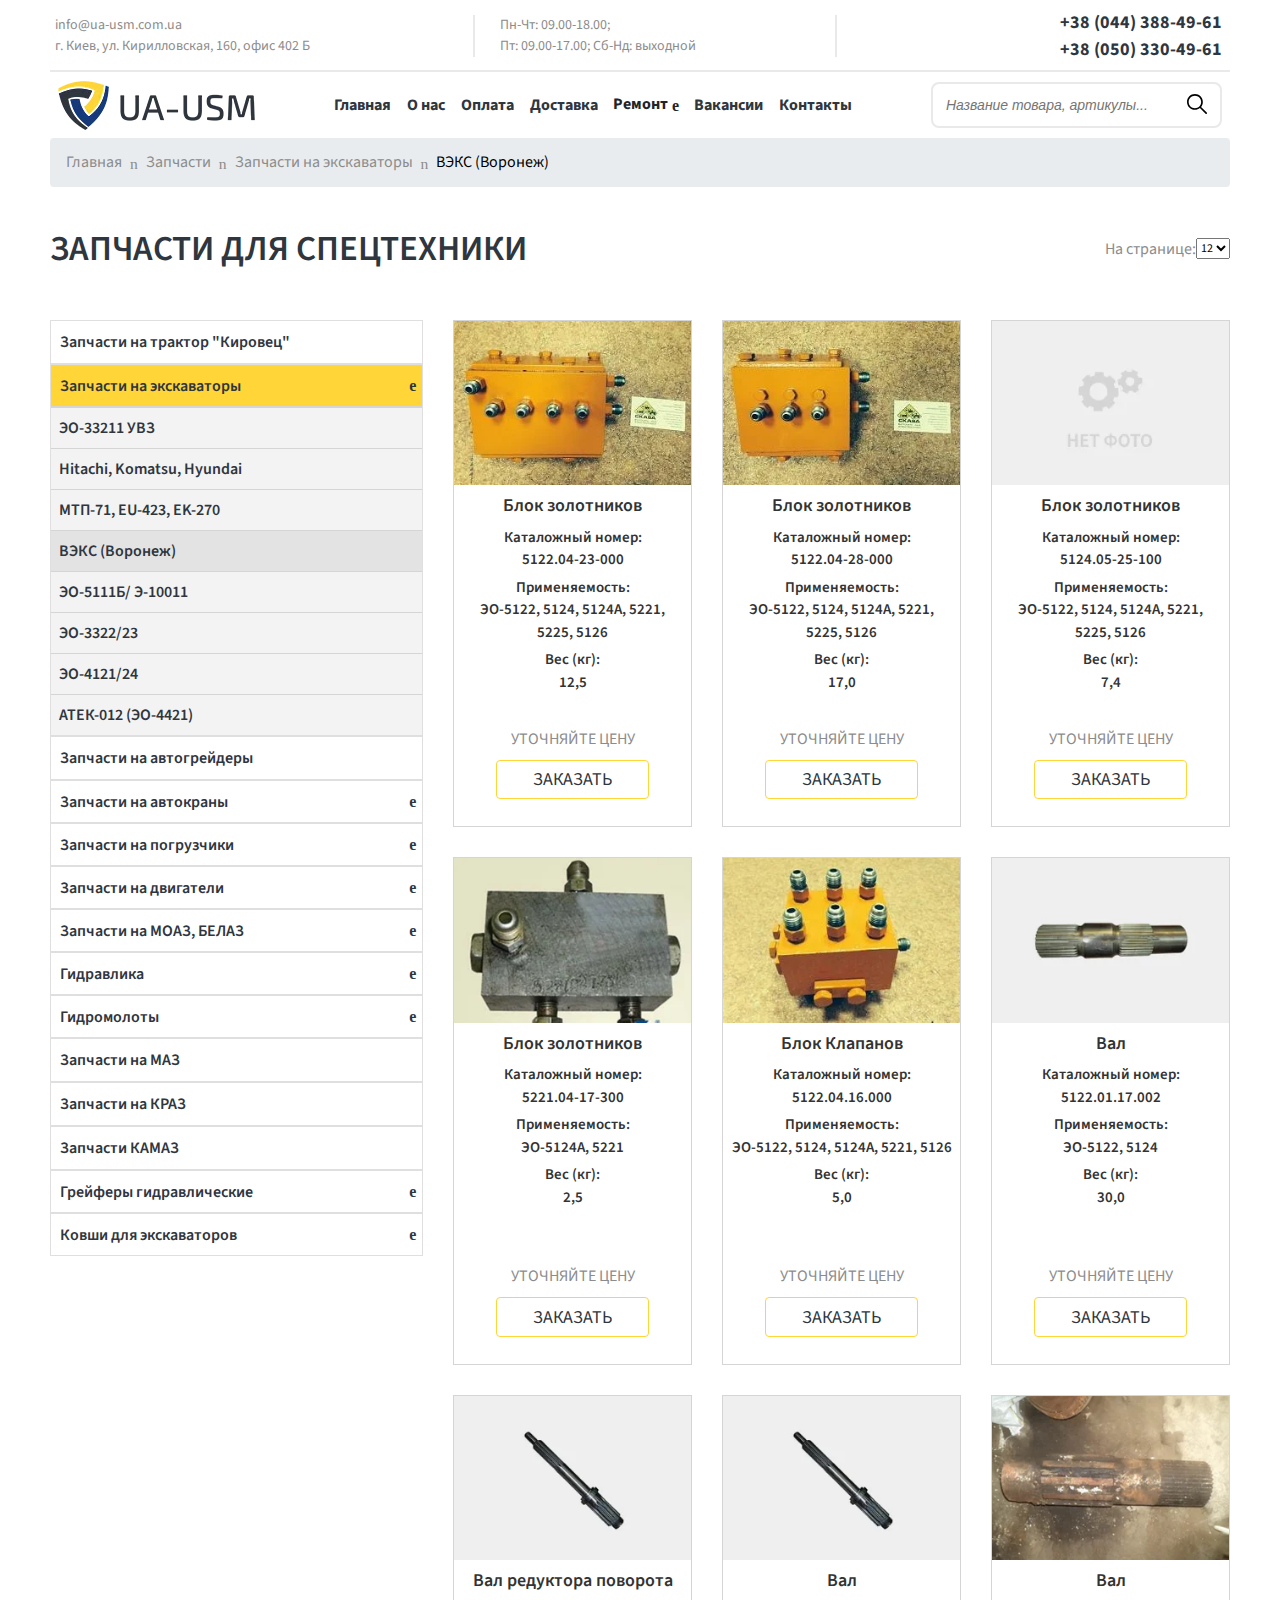
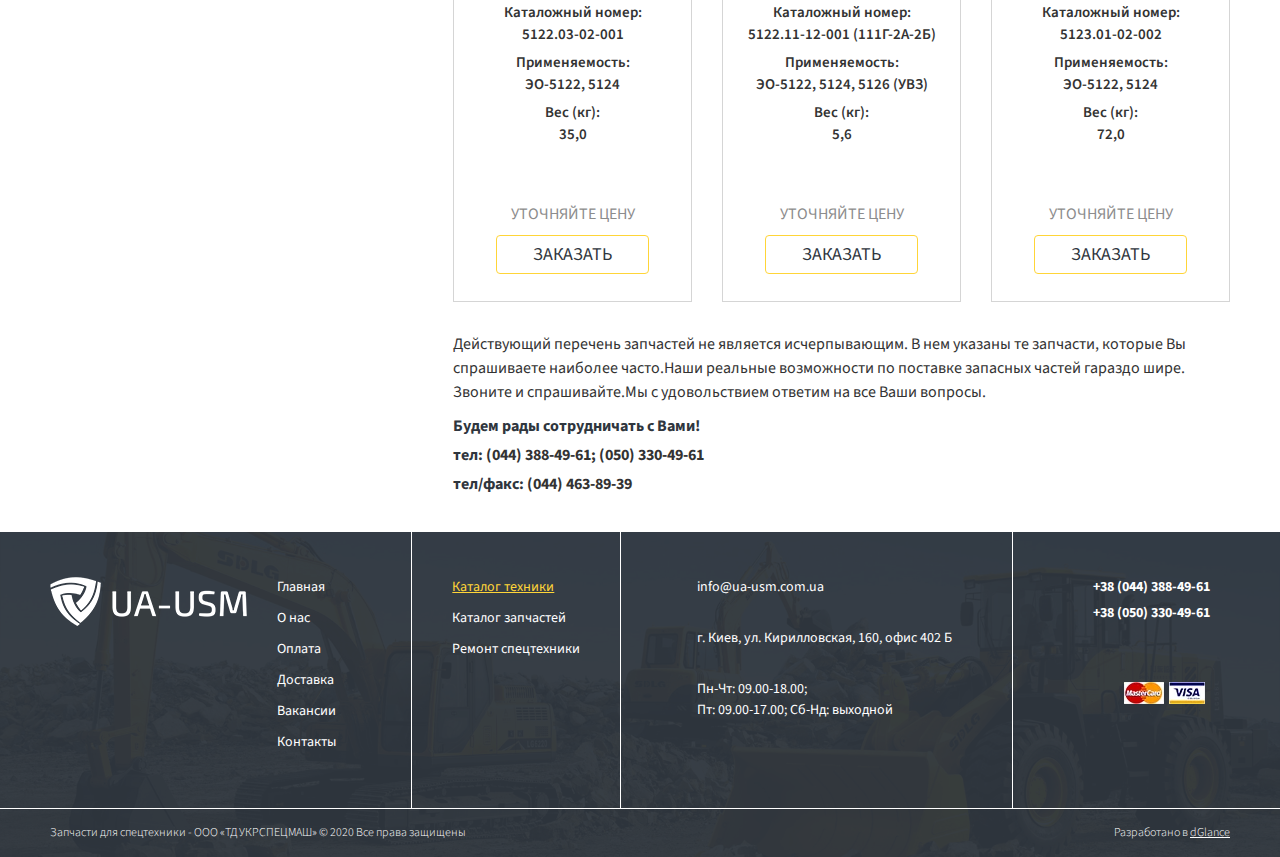
<file: spare_parts.html>
<!DOCTYPE html><html lang="ru"><head>    <meta charset="UTF-8">    <meta name="viewport" content="width=device-width, initial-scale=1.0">    <meta http-equiv="X-UA-Compatible" content="ie=edge">    <link rel="shortcut icon" href="src/favicon.ico" type="image/x-icon">    <link rel="stylesheet" href="https://stackpath.bootstrapcdn.com/bootstrap/4.5.2/css/bootstrap.min.css"        integrity="sha384-JcKb8q3iqJ61gNV9KGb8thSsNjpSL0n8PARn9HuZOnIxN0hoP+VmmDGMN5t9UJ0Z" crossorigin="anonymous">    <link rel="stylesheet" href="https://file.myfontastic.com/snSHQsym769PQPCxtBF94i/icons.css">    <link rel="stylesheet"        href="https://fonts.googleapis.com/css2?family=Source+Sans+Pro:wght@300;400;600;700&display=swap">    <link rel="stylesheet" href="css/spare_parts.min.css">    <link rel="stylesheet" href="css/media.min.css">    <title>УкрСпецМаш - Запчасти - Запчасти на экскаваторы - ВЭКС (Воронеж)</title></head><body>    <header class="header">        <div class="container">            <div class="row__info row d-none d-md-flex no-gutters">                <div class="contacts col-md-8">                    <div class="wrapper">                        <a class="email" href="mailto:info@ua-usm.com.ua ">info@ua-usm.com.ua</a>                        <p class="place">г. Киев, ул. Кирилловская, 160, офис 402 Б</p>                    </div>                    <div class="working-time">                        <p>Пн-Чт: 09.00-18.00;</p>                        <p>Пт: 09.00-17.00; Сб-Нд: выходной</p>                    </div>                </div>                <div class="social-info col-md-4">                    <a class="facebook" href="https://www.facebook.com/tdukrspecmash/" target="_blank" rel="nofollow">                        <span class="icon-facebook"></span>                    </a>                    <ul class="phones">                        <li class="phone_item">                            <a href="tel:+380443884961">+38 (044) 388-49-61</a>                        </li>                        <li class="phone_item">                            <a href="tel:+380503304961">+38 (050) 330-49-61</a>                        </li>                    </ul>                </div>            </div>            <nav class="navbar navbar-expand-md navbar-light">                <a class="navbar-brand" href="index.html" aria-label="Site Logo">                    <h1 class="site-title">                        <picture><source srcset="img/logo.webp" type="image/webp"><img class="site-logo" src="img/logo.png" alt="Site Logo"></picture>                    </h1>                </a>                <div class="contact-phones d-md-none">                    <span class="icon-call-phone-outline" aria-hidden="true"></span>                    <ul class="phones">                        <li class="phone_item">                            <a href="tel:+380443884961">+38 (044) 388-49-61</a>                        </li>                        <li class="phone_item">                            <a href="tel:+380503304961">+38 (050) 330-49-61</a>                        </li>                    </ul>                </div>                <button class="navbar-toggler" data-target="#main-menu" data-toggle="collapse" aria-controls="main-menu"                    aria-expanded="false" aria-label="Main menu navigation">                    <span class="navbar-toggler-icon"></span>                </button>                <div id="main-menu" class="collapse navbar-collapse">                    <ul class="navbar-nav">                        <li class="nav-item">                            <a class="nav-link" href="index.html">Главная</a>                        </li>                        <li class="nav-item">                            <a class="nav-link" href="about.html">О нас</a>                        </li>                        <li class="nav-item">                            <a class="nav-link" href="payment.html">Оплата</a>                        </li>                        <li class="nav-item">                            <a class="nav-link" href="delivery.html">Доставка</a>                        </li>                        <li class="nav-item dropdown">                            <button id="my-dropdown" class="btn dropdown-toggle" data-toggle="dropdown"                                aria-haspopup="true" aria-expanded="false">Ремонт</button>                            <div class="dropdown-menu" aria-labelledby="navbarDropdown">                                <a class="dropdown-item" href="#">Ремонт автогрейдеров</a>                                <a class="dropdown-item" href="#">Ремонт асфальтоукладчиков</a>                                <a class="dropdown-item" href="#">Ремонт бульдозеров</a>                                <a class="dropdown-item" href="#">Ремонт погрузчиков</a>                                <a class="dropdown-item" href="#">Ремонт тракторов</a>                                <a class="dropdown-item" href="#">Ремонт экскаваторов</a>                            </div>                        </li>                        <li class="nav-item">                            <a class="nav-link" href="vacancies.html">Вакансии</a>                        </li>                        <li class="nav-item">                            <a class="nav-link" href="contacts.html">Контакты</a>                        </li>                    </ul>                </div>                <form action="#" method="post" class="search-box">                    <input type="text" class="search-field" id="search-field"                        placeholder="Название товара, артикулы...">                    <button class="search-btn" type="submit"></button>                </form>            </nav>        </div>    </header>    <main class="main">        <div class="container">            <div class="breadcrumbs">                <nav aria-label="breadcrumb">                    <ol class="breadcrumb">                        <li class="breadcrumb-item"><a href="index.html">Главная</a></li>                        <li class="breadcrumb-item"><a href="#">Запчасти</a></li>                        <li class="breadcrumb-item"><a href="#">Запчасти на экскаваторы</a></li>                        <li class="breadcrumb-item active" aria-current="page">ВЭКС (Воронеж)</li>                    </ol>                </nav>            </div>        </div>        <section id="spare-parts">            <div class="container">                <div class="title-wrapper">                    <h2 class="section-title">Запчасти для спецтехники</h2>                    <label for="select">На странице:                        <select name="select">                            <option value="value1">6</option>                            <option value="value2" selected>12</option>                            <option value="value3">18</option>                        </select>                    </label>                </div>                <div class="row justify-content-center">                    <div class="col-12 col-md-4 sidebar">                        <div id="accordion" class="accordion-menu">                            <div class="card">                                <a class="btn btn-link" href="#">                                    Запчасти на трактор "Кировец"                                </a>                            </div>                            <div class="card">                                <a class="btn btn-link card-header" id="menuHeadingOne" data-toggle="collapse"                                    data-target="#menuItemOne" aria-expanded="false" aria-controls="menuItemOne">                                    Запчасти на экскаваторы                                </a>                                <div id="menuItemOne" class="collapse show" aria-labelledby="menuHeadingOne"                                    data-parent="#accordion">                                    <div class="card-body">                                        <ul class="sub-catalog">                                            <li><a href="#">ЭО-33211 УВЗ</a></li>                                            <li><a href="#">Hitachi, Komatsu, Hyundai</a></li>                                            <li><a href="#">МТП-71, EU-423, EK-270</a></li>                                            <li><a class="active" href="#">ВЭКС (Воронеж)</a></li>                                            <li><a href="#">ЭО-5111Б/ Э-10011</a></li>                                            <li><a href="#">ЭО-3322/23</a></li>                                            <li><a href="#">ЭО-4121/24</a></li>                                            <li><a href="#">АТЕК-012 (ЭО-4421)</a></li>                                        </ul>                                    </div>                                </div>                            </div>                            <div class="card">                                <a class="btn btn-link" href="#">                                    Запчасти на автогрейдеры                                </a>                            </div>                            <div class="card">                                <a class="btn btn-link card-header collapsed" id="menuHeadingTwo" data-toggle="collapse"                                    data-target="#menuItemTwo" aria-expanded="false" aria-controls="menuItemTwo">                                    Запчасти на автокраны                                </a>                                <div id="menuItemTwo" class="collapse" aria-labelledby="menuHeadingTwo"                                    data-parent="#accordion">                                    <div class="card-body">                                        Collapsed Content                                    </div>                                </div>                            </div>                            <div class="card">                                <a class="btn btn-link collapsed card-header" id="menuHeadingThree"                                    data-toggle="collapse" data-target="#menuItemThree" aria-expanded="false"                                    aria-controls="menuItemThree">                                    Запчасти на погрузчики                                </a>                                <div id="menuItemThree" class="collapse" aria-labelledby="menuHeadingThree"                                    data-parent="#accordion">                                    <div class="card-body">                                        Collapsed Content                                    </div>                                </div>                            </div>                            <div class="card">                                <a class="btn btn-link collapsed card-header" id="menuHeadingFour"                                    data-toggle="collapse" data-target="#menuItemFour" aria-expanded="false"                                    aria-controls="menuItemFour">                                    Запчасти на двигатели                                </a>                                <div id="menuItemFour" class="collapse" aria-labelledby="menuHeadingFour"                                    data-parent="#accordion">                                    <div class="card-body">                                        Collapsed Content                                    </div>                                </div>                            </div>                            <div class="card">                                <a class="btn btn-link collapsed card-header" id="menuHeadingFive" data-toggle="collapse"                                    data-target="#menuItemFive" aria-expanded="false" aria-controls="menuItemFive">                                    Запчасти на МОАЗ, БЕЛАЗ                                </a>                                <div id="menuItemFive" class="collapse" aria-labelledby="menuHeadingFive"                                    data-parent="#accordion">                                    <div class="card-body">                                        Collapsed Content                                    </div>                                </div>                            </div>                            <div class="card">                                <a class="btn btn-link collapsed card-header" id="menuHeadingSix"                                    data-toggle="collapse" data-target="#menuItemSix" aria-expanded="false"                                    aria-controls="menuItemSix">                                    Гидравлика                                </a>                                <div id="menuItemSix" class="collapse" aria-labelledby="menuHeadingSix"                                    data-parent="#accordion">                                    <div class="card-body">                                        Collapsed Content                                    </div>                                </div>                            </div>                            <div class="card">                                <a class="btn btn-link collapsed card-header" id="menuHeadingSeven"                                    data-toggle="collapse" data-target="#menuItemSeven" aria-expanded="false"                                    aria-controls="menuItemSeven">                                    Гидромолоты                                </a>                                <div id="menuItemSeven" class="collapse" aria-labelledby="menuHeadingSeven"                                    data-parent="#accordion">                                    <div class="card-body">                                        Collapsed Content                                    </div>                                </div>                            </div>                            <div class="card">                                <a class="btn btn-link" href="#">                                    Запчасти на МАЗ                                </a>                            </div>                            <div class="card">                                <a class="btn btn-link" href="#">                                    Запчасти на КРАЗ                                </a>                            </div>                            <div class="card">                                <a class="btn btn-link" href="#">                                    Запчасти КАМАЗ                                </a>                            </div>                            <div class="card">                                <a class="btn btn-link collapsed card-header" id="menuHeadingEight"                                    data-toggle="collapse" data-target="#menuItemEight" aria-expanded="false"                                    aria-controls="menuItemEight">                                    Грейферы гидравлические                                </a>                                <div id="menuItemEight" class="collapse" aria-labelledby="menuHeadingEight"                                    data-parent="#accordion">                                    <div class="card-body">                                        Collapsed Content                                    </div>                                </div>                            </div>                            <div class="card">                                <a class="btn btn-link collapsed card-header" id="menuHeadingNine" data-toggle="collapse"                                    data-target="#menuItemNine" aria-expanded="false" aria-controls="menuItemNine">                                    Ковши для экскаваторов                                </a>                                <div id="menuItemNine" class="collapse" aria-labelledby="menuHeadingNine"                                    data-parent="#accordion">                                    <div class="card-body">                                        Collapsed Content                                    </div>                                </div>                            </div>                        </div>                    </div>                    <div class="col col-md-8 content">                        <ul class="row detail-list">                            <li class="col-md-6 col-lg-4">                                <div class="spare-part">                                    <picture><source srcset="img/product_12.webp" type="image/webp"><img src="img/product_12.png" alt="Блок золотников"></picture>                                    <h4>Блок золотников</h4>                                    <div class="attributes">                                        <p class="nubmer">Каталожный номер: <span>5122.04-23-000</span></p>                                        <p>Применяемость: <span>ЭО-5122, 5124, 5124А, 5221, 5225, 5126</span></p>                                        <p class="weight">Вес (кг): <span>12,5</span></p>                                    </div>                                    <span class="icon-vallet"> Уточняйте цену</span>                                    <a data-toggle="modal" data-target="#ModalForm" class="buy-btn">Заказать</a>                                </div>                            </li>                            <li class="col-md-6 col-lg-4">                                <div class="spare-part">                                    <picture><source srcset="img/product_13.webp" type="image/webp"><img src="img/product_13.png" alt="Блок золотников"></picture>                                    <h4>Блок золотников</h4>                                    <div class="attributes">                                        <p class="nubmer">Каталожный номер: <span>5122.04-28-000</span></p>                                        <p>Применяемость: <span>ЭО-5122, 5124, 5124А, 5221, 5225, 5126</span></p>                                        <p class="weight">Вес (кг): <span>17,0</span></p>                                    </div>                                    <span class="icon-vallet"> Уточняйте цену</span>                                    <a data-toggle="modal" data-target="#ModalForm" class="buy-btn">Заказать</a>                                </div>                            </li>                            <li class="col-md-6 col-lg-4">                                <div class="spare-part">                                    <picture><source srcset="img/product_none.webp" type="image/webp"><img src="img/product_none.png" alt="Блок золотников"></picture>                                    <h4>Блок золотников</h4>                                    <div class="attributes">                                        <p class="nubmer">Каталожный номер: <span>5124.05-25-100</span></p>                                        <p>Применяемость: <span>ЭО-5122, 5124, 5124А, 5221, 5225, 5126</span></p>                                        <p class="weight">Вес (кг): <span>7,4</span></p>                                    </div>                                    <span class="icon-vallet"> Уточняйте цену</span>                                    <a data-toggle="modal" data-target="#ModalForm" class="buy-btn">Заказать</a>                                </div>                            </li>                            <li class="col-md-6 col-lg-4">                                <div class="spare-part">                                    <picture><source srcset="img/product_14.webp" type="image/webp"><img src="img/product_14.png" alt="Блок золотников"></picture>                                    <h4>Блок золотников</h4>                                    <div class="attributes">                                        <p class="nubmer">Каталожный номер: <span>5221.04-17-300</span></p>                                        <p>Применяемость: <span>ЭО-5124А, 5221</span></p>                                        <p class="weight">Вес (кг): <span>2,5</span></p>                                    </div>                                    <span class="icon-vallet"> Уточняйте цену</span>                                    <a data-toggle="modal" data-target="#ModalForm" class="buy-btn">Заказать</a>                                </div>                            </li>                            <li class="col-md-6 col-lg-4">                                <div class="spare-part">                                    <picture><source srcset="img/product_15.webp" type="image/webp"><img src="img/product_15.png" alt="Блок Клапанов"></picture>                                    <h4>Блок Клапанов</h4>                                    <div class="attributes">                                        <p class="nubmer">Каталожный номер: <span>5122.04.16.000</span></p>                                        <p>Применяемость: <span>ЭО-5122, 5124, 5124А, 5221, 5126</span></p>                                        <p class="weight">Вес (кг): <span>5,0</span></p>                                    </div>                                    <span class="icon-vallet"> Уточняйте цену</span>                                    <a data-toggle="modal" data-target="#ModalForm" class="buy-btn">Заказать</a>                                </div>                            </li>                            <li class="col-md-6 col-lg-4">                                <div class="spare-part">                                    <picture><source srcset="img/product_16.webp" type="image/webp"><img src="img/product_16.png" alt="Вал"></picture>                                    <h4>Вал</h4>                                    <div class="attributes">                                        <p class="nubmer">Каталожный номер: <span>5122.01.17.002</span></p>                                        <p>Применяемость: <span>ЭО-5122, 5124</span></p>                                        <p class="weight">Вес (кг): <span>30,0</span></p>                                    </div>                                    <span class="icon-vallet"> Уточняйте цену</span>                                    <a data-toggle="modal" data-target="#ModalForm" class="buy-btn">Заказать</a>                                </div>                            </li>                            <li class="col-md-6 col-lg-4">                                <div class="spare-part">                                    <picture><source srcset="img/product_17.webp" type="image/webp"><img src="img/product_17.png" alt="Вал редуктора поворота"></picture>                                    <h4>Вал редуктора поворота</h4>                                    <div class="attributes">                                        <p class="nubmer">Каталожный номер: <span>5122.03-02-001</span></p>                                        <p>Применяемость: <span>ЭО-5122, 5124</span></p>                                        <p class="weight">Вес (кг): <span>35,0</span></p>                                    </div>                                    <span class="icon-vallet"> Уточняйте цену</span>                                    <a data-toggle="modal" data-target="#ModalForm" class="buy-btn">Заказать</a>                                </div>                            </li>                            <li class="col-md-6 col-lg-4">                                <div class="spare-part">                                    <picture><source srcset="img/product_17.webp" type="image/webp"><img src="img/product_17.png" alt="Вал"></picture>                                    <h4>Вал</h4>                                    <div class="attributes">                                        <p class="nubmer">Каталожный номер: <span>5122.11-12-001 (111Г-2А-2Б)</span></p>                                        <p>Применяемость: <span>ЭО-5122, 5124, 5126 (УВЗ)</span></p>                                        <p class="weight">Вес (кг): <span>5,6</span></p>                                    </div>                                    <span class="icon-vallet"> Уточняйте цену</span>                                    <a data-toggle="modal" data-target="#ModalForm" class="buy-btn">Заказать</a>                                </div>                            </li>                            <li class="col-md-6 col-lg-4">                                <div class="spare-part">                                    <picture><source srcset="img/product_18.webp" type="image/webp"><img src="img/product_18.png" alt="Вал"></picture>                                    <h4>Вал</h4>                                    <div class="attributes">                                        <p class="nubmer">Каталожный номер: <span>5123.01-02-002</span></p>                                        <p>Применяемость: <span>ЭО-5122, 5124</span></p>                                        <p class="weight">Вес (кг): <span>72,0</span></p>                                    </div>                                    <span class="icon-vallet"> Уточняйте цену</span>                                    <a data-toggle="modal" data-target="#ModalForm" class="buy-btn">Заказать</a>                                </div>                            </li>                        </ul>                        <div class="info">                            <p>Действующий перечень запчастей не является исчерпывающим. В нем указаны те запчасти, которые                                Вы спрашиваете наиболее часто.Наши реальные возможности по поставке запасных частей гараздо                                шире. Звоните и спрашивайте.Мы с удовольствием ответим на все Ваши вопросы.                            </p>                            <div class="contacts">                                <span>Будем рады сотрудничать с Вами!</span>                                <span>тел: <a href="tel:+380443884961">(044) 388-49-61;</a> <a href="tel:+380503304961">(050)                                        330-49-61</a></span>                                <span>тел/факс: <a href="tel:+380444638939">(044) 463-89-39</a></span>                            </div>                        </div>                    </div>                </div>            </div>        </section>    </main>    <footer class="footer">        <div class="row__wrapper">            <div class="container main-part">                <div class="footer-navigation">                    <a href="index.html">                        <picture><source srcset="img/logo.webp" type="image/webp"><img class="site-logo" src="img/logo.png" alt="Site Logo"></picture>                    </a>                    <ul class="footer-menu">                        <li class="footer-menu-item"><a class="footer-menu-link" href="index.html">Главная</a></li>                        <li class="footer-menu-item"><a class="footer-menu-link" href="about.html">О нас</a></li>                        <li class="footer-menu-item"><a class="footer-menu-link" href="payment.html">Оплата</a></li>                        <li class="footer-menu-item"><a class="footer-menu-link" href="delivery.html">Доставка</a></li>                        <li class="footer-menu-item"><a class="footer-menu-link" href="vacancies.html">Вакансии</a></li>                        <li class="footer-menu-item"><a class="footer-menu-link" href="contacts.html">Контакты</a></li>                    </ul>                </div>                <ul class="catalog-links-list">                    <li class="catalog-links-item active"><a class="catalog-link" href="catalog.html">Каталог                            техники</a></li>                    <li class="catalog-links-item"><a class="catalog-link" href="assortment.html">Каталог запчастей</a></li>                    <li class="catalog-links-item"><a class="catalog-link" href="repair.html">Ремонт спецтехники</a>                    </li>                </ul>                <div class="footer-info">                    <a class="email" href="mailto:info@ua-usm.com.ua ">info@ua-usm.com.ua</a>                    <p class="place">г. Киев, ул. Кирилловская, 160, офис 402 Б</p>                    <div class="working-time">                        <p>Пн-Чт: 09.00-18.00;</p>                        <p>Пт: 09.00-17.00; Сб-Нд: выходной</p>                    </div>                </div>                <div class="footer-info-second">                    <ul class="phones">                        <li class="phone_item">                            <a href="tel:+380443884961">+38 (044) 388-49-61</a>                        </li>                        <li class="phone_item">                            <a href="tel:+380503304961">+38 (050) 330-49-61</a>                        </li>                    </ul>                    <div class="wrapper">                        <a class="facebook-link" href="https://www.facebook.com/tdukrspecmash/" target="_blank"                            rel="nofollow">                            <span class="icon-facebook"></span>                        </a>                        <ul class="credit-cards-list">                            <li><picture><source srcset="img/mc.webp" type="image/webp"><img src="img/mc.png" alt="Master Card Icon"></picture></li>                            <li><picture><source srcset="img/visa.webp" type="image/webp"><img src="img/visa.png" alt="Visa Card Icon"></picture></li>                        </ul>                    </div>                </div>            </div>        </div>        <div class="row__wrapper">            <div class="container info-part">                <p>Запчасти для спецтехники - ООО «ТД УКРСПЕЦМАШ» © 2020 Все права защищены</p>                <p>Разработано в <a href="http://ru.dglance.com">dGlance</a></p>            </div>        </div>        <div class="modal fade" id="ModalForm" tabindex="-1" role="dialog"            aria-labelledby="ModalFormTitle" aria-hidden="true">            <div class="modal-dialog modal-dialog-centered" role="document">                <div class="modal-content">                    <div class="modal-header">                        <h5 class="modal-title" id="exampleModalLongTitle">Заполните форму</h5>                        <p>И наш менеджер свяжется с вами!</p>                        <button type="button" class="close" data-dismiss="modal" aria-label="Close">                            <span aria-hidden="true">&times;</span>                        </button>                    </div>                    <div class="modal-body">                        <form method="POST" action="#" class="contact-form">                            <input type="text" name="name" id="name" placeholder="Ваше имя...">                            <input type="text" name="phone" id="phone" placeholder="Ваше телефон...">                            <input type="email" name="email" id="email" placeholder="Ваш e-mail...">                            <button class="submit_btn" type="submit">Отправить</button>                        </form>                     </div>                </div>            </div>        </div>    </footer>    <script src="https://cdnjs.cloudflare.com/ajax/libs/jquery/3.5.1/jquery.slim.min.js"></script>    <script src="https://stackpath.bootstrapcdn.com/bootstrap/4.5.2/js/bootstrap.min.js"        integrity="sha384-B4gt1jrGC7Jh4AgTPSdUtOBvfO8shuf57BaghqFfPlYxofvL8/KUEfYiJOMMV+rV" crossorigin="anonymous">    </script>    <script src="https://cdnjs.cloudflare.com/ajax/libs/popper.js/2.5.3/umd/popper.min.js"></script></body></html>
</file>
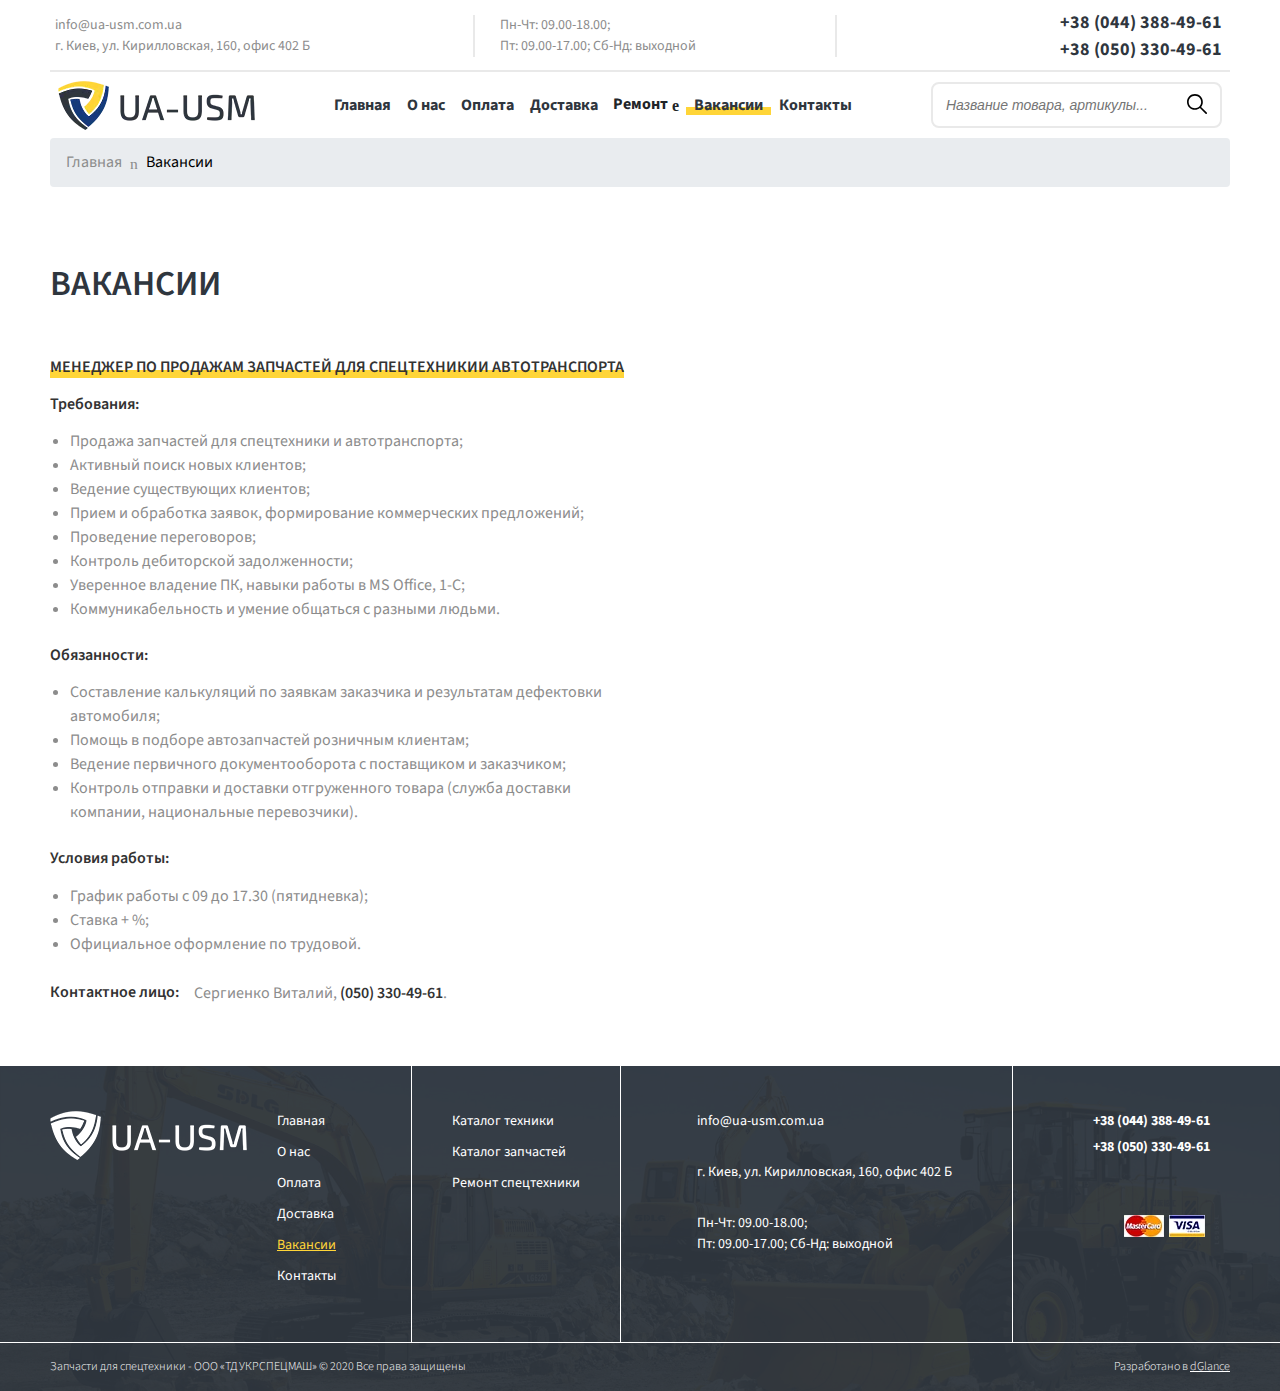
<file: vacancies.html>
<!DOCTYPE html><html lang="ru"><head>    <meta charset="UTF-8">    <meta name="viewport" content="width=device-width, initial-scale=1.0">    <meta http-equiv="X-UA-Compatible" content="ie=edge">    <link rel="shortcut icon" href="src/favicon.ico" type="image/x-icon">    <link rel="stylesheet" href="https://stackpath.bootstrapcdn.com/bootstrap/4.5.2/css/bootstrap.min.css"        integrity="sha384-JcKb8q3iqJ61gNV9KGb8thSsNjpSL0n8PARn9HuZOnIxN0hoP+VmmDGMN5t9UJ0Z" crossorigin="anonymous">    <link rel="stylesheet" href="https://file.myfontastic.com/snSHQsym769PQPCxtBF94i/icons.css">    <link rel="stylesheet"        href="https://fonts.googleapis.com/css2?family=Source+Sans+Pro:wght@300;400;600;700&display=swap">    <link rel="stylesheet" href="css/vacancies.min.css">    <link rel="stylesheet" href="css/media.min.css">    <title>УкрСпецМаш - Вакансии</title></head><body>    <header class="header">        <div class="container">            <div class="row__info row d-none d-md-flex no-gutters">                <div class="contacts col-md-8">                    <div class="wrapper">                        <a class="email" href="mailto:info@ua-usm.com.ua ">info@ua-usm.com.ua</a>                        <p class="place">г. Киев, ул. Кирилловская, 160, офис 402 Б</p>                    </div>                    <div class="working-time">                        <p>Пн-Чт: 09.00-18.00;</p>                        <p>Пт: 09.00-17.00; Сб-Нд: выходной</p>                    </div>                </div>                <div class="social-info col-md-4">                    <a class="facebook" href="https://www.facebook.com/tdukrspecmash/" target="_blank" rel="nofollow">                        <span class="icon-facebook"></span>                    </a>                    <ul class="phones">                        <li class="phone_item">                            <a href="tel:+380443884961">+38 (044) 388-49-61</a>                        </li>                        <li class="phone_item">                            <a href="tel:+380503304961">+38 (050) 330-49-61</a>                        </li>                    </ul>                </div>            </div>            <nav class="navbar navbar-expand-md navbar-light">                <a class="navbar-brand" href="index.html" aria-label="Site Logo">                    <h1 class="site-title">                        <picture><source srcset="img/logo.webp" type="image/webp"><img class="site-logo" src="img/logo.png" alt="Site Logo"></picture>                    </h1>                </a>                <div class="contact-phones d-md-none">                    <span class="icon-call-phone-outline" aria-hidden="true"></span>                    <ul class="phones">                        <li class="phone_item">                            <a href="tel:+380443884961">+38 (044) 388-49-61</a>                        </li>                        <li class="phone_item">                            <a href="tel:+380503304961">+38 (050) 330-49-61</a>                        </li>                    </ul>                </div>                <button class="navbar-toggler" data-target="#main-menu" data-toggle="collapse" aria-controls="main-menu"                    aria-expanded="false" aria-label="Main menu navigation">                    <span class="navbar-toggler-icon"></span>                </button>                <div id="main-menu" class="collapse navbar-collapse">                    <ul class="navbar-nav">                        <li class="nav-item">                            <a class="nav-link" href="index.html">Главная</a>                        </li>                        <li class="nav-item">                            <a class="nav-link" href="about.html">О нас</a>                        </li>                        <li class="nav-item">                            <a class="nav-link" href="payment.html">Оплата</a>                        </li>                        <li class="nav-item">                            <a class="nav-link" href="delivery.html">Доставка</a>                        </li>                        <li class="nav-item dropdown">                            <button id="my-dropdown" class="btn dropdown-toggle" data-toggle="dropdown"                                aria-haspopup="true" aria-expanded="false">Ремонт</button>                            <div class="dropdown-menu" aria-labelledby="navbarDropdown">                                <a class="dropdown-item" href="#">Ремонт автогрейдеров</a>                                <a class="dropdown-item" href="#">Ремонт асфальтоукладчиков</a>                                <a class="dropdown-item" href="#">Ремонт бульдозеров</a>                                <a class="dropdown-item" href="#">Ремонт погрузчиков</a>                                <a class="dropdown-item" href="#">Ремонт тракторов</a>                                <a class="dropdown-item" href="#">Ремонт экскаваторов</a>                            </div>                        </li>                        <li class="nav-item active">                            <a class="nav-link" href="vacancies.html">Вакансии</a>                        </li>                        <li class="nav-item">                            <a class="nav-link" href="contacts.html">Контакты</a>                        </li>                    </ul>                </div>                <form action="#" method="post" class="search-box">                    <input type="text" class="search-field" id="search-field"                        placeholder="Название товара, артикулы...">                    <button class="search-btn" type="submit"></button>                </form>            </nav>        </div>    </header>    <main class="main">        <div class="container">            <div class="breadcrumbs">                <nav aria-label="breadcrumb">                    <ol class="breadcrumb">                        <li class="breadcrumb-item"><a href="index.html">Главная</a></li>                        <li class="breadcrumb-item active" aria-current="page">Вакансии</li>                    </ol>                </nav>            </div>        </div>        <section id="vacancy">            <div class="container">                <h2 class="section-title">Вакансии</h2>                <div class="row">                    <div class="col-md-6">                        <h3 class="vacancy-title">Менеджер по продажам запчастей для спецтехникии автотранспорта</h3>                        <div class="mt-3">                            <h4>Требования:</h4>                            <ul class="demands">                                <li>Продажа запчастей для спецтехники и автотранспорта;</li>                                <li>Активный поиск новых клиентов;</li>                                <li>Ведение существующих клиентов;</li>                                <li>Прием и обработка заявок, формирование коммерческих предложений;</li>                                <li>Проведение переговоров;</li>                                <li>Контроль дебиторской задолженности;</li>                                <li>Уверенное владение ПК, навыки работы в MS Office, 1-С;</li>                                <li>Коммуникабельность и умение общаться с разными людьми.</li>                            </ul>                            <h4>Обязанности:</h4>                            <ul class="responsibility">                                <li>Составление калькуляций по заявкам заказчика и результатам дефектовки автомобиля;                                </li>                                <li>Помощь в подборе автозапчастей розничным клиентам;</li>                                <li>Ведение первичного документооборота с поставщиком и заказчиком;</li>                                <li>Контроль отправки и доставки отгруженного товара (служба доставки компании,                                    национальные                                    перевозчики).</li>                            </ul>                            <h4>Условия работы:</h4>                            <ul class="working-conditions">                                <li>График работы с 09 до 17.30 (пятидневка);</li>                                <li>Ставка + %;</li>                                <li>Официальное оформление по трудовой.</li>                            </ul>                            <div class="contact-wrapper">                                <h4>Контактное лицо:</h4>                                <p class="contact">Сергиенко Виталий, <a href="tel:+380503304964">(050) 330-49-61</a>.                                </p>                            </div>                        </div>                    </div>                </div>            </div>        </section>    </main>    <footer class="footer">        <div class="row__wrapper">            <div class="container main-part">                <div class="footer-navigation">                    <a href="index.html">                        <picture><source srcset="img/logo.webp" type="image/webp"><img class="site-logo" src="img/logo.png" alt="Site Logo"></picture>                    </a>                    <ul class="footer-menu">                        <li class="footer-menu-item"><a class="footer-menu-link" href="index.html">Главная</a></li>                        <li class="footer-menu-item"><a class="footer-menu-link" href="about.html">О нас</a></li>                        <li class="footer-menu-item"><a class="footer-menu-link" href="payment.html">Оплата</a></li>                        <li class="footer-menu-item"><a class="footer-menu-link" href="delivery.html">Доставка</a></li>                        <li class="footer-menu-item active"><a class="footer-menu-link"                                href="vacancies.html">Вакансии</a></li>                        <li class="footer-menu-item"><a class="footer-menu-link" href="contacts.html">Контакты</a></li>                    </ul>                </div>                <ul class="catalog-links-list">                    <li class="catalog-links-item"><a class="catalog-link" href="#">Каталог техники</a></li>                    <li class="catalog-links-item"><a class="catalog-link" href="#">Каталог запчастей</a></li>                    <li class="catalog-links-item"><a class="catalog-link" href="#">Ремонт спецтехники</a></li>                </ul>                <div class="footer-info">                    <a class="email" href="mailto:info@ua-usm.com.ua ">info@ua-usm.com.ua</a>                    <p class="place">г. Киев, ул. Кирилловская, 160, офис 402 Б</p>                    <div class="working-time">                        <p>Пн-Чт: 09.00-18.00;</p>                        <p>Пт: 09.00-17.00; Сб-Нд: выходной</p>                    </div>                </div>                <div class="footer-info-second">                    <ul class="phones">                        <li class="phone_item">                            <a href="tel:+380443884961">+38 (044) 388-49-61</a>                        </li>                        <li class="phone_item">                            <a href="tel:+380503304961">+38 (050) 330-49-61</a>                        </li>                    </ul>                    <div class="wrapper">                        <a class="facebook-link" href="https://www.facebook.com/tdukrspecmash/" target="_blank"                            rel="nofollow">                            <span class="icon-facebook"></span>                        </a>                        <ul class="credit-cards-list">                            <li><picture><source srcset="img/mc.webp" type="image/webp"><img src="img/mc.png" alt="Master Card Icon"></picture></li>                            <li><picture><source srcset="img/visa.webp" type="image/webp"><img src="img/visa.png" alt="Visa Card Icon"></picture></li>                        </ul>                    </div>                </div>            </div>        </div>        <div class="row__wrapper">            <div class="container info-part">                <p>Запчасти для спецтехники - ООО «ТД УКРСПЕЦМАШ» © 2020 Все права защищены</p>                <p>Разработано в <a href="http://ru.dglance.com">dGlance</a></p>            </div>        </div>    </footer>    <script src="https://cdnjs.cloudflare.com/ajax/libs/jquery/3.5.1/jquery.slim.min.js"></script>    <script src="https://stackpath.bootstrapcdn.com/bootstrap/4.5.2/js/bootstrap.min.js"        integrity="sha384-B4gt1jrGC7Jh4AgTPSdUtOBvfO8shuf57BaghqFfPlYxofvL8/KUEfYiJOMMV+rV" crossorigin="anonymous">    </script>    <script src="https://cdnjs.cloudflare.com/ajax/libs/popper.js/2.5.3/umd/popper.min.js"></script></body></html>
</file>
<file: css/about.min.css>
@charset "UTF-8";body,html{width:100%;height:100%}body{padding:0;margin:0;color:#333;font-family:'Source Sans Pro',sans-serif}a,dd,div,dl,dt,em,fieldset,form,h1,h2,h3,h4,h5,h6,img,input,label,li,ol,p,select,span,strong,table,td,textarea,tr,ul{padding:0;margin:0;outline:0;list-style:none}input,select,textarea{font-size:12px;vertical-align:middle}textarea{vertical-align:top}input[type=submit]{cursor:pointer}fieldset,img{border:0}table{border-spacing:0}a:link,a:visited{font:'Source Sans Pro',sans-serif;color:#333;text-decoration:none}a:hover{text-decoration:underline}@font-face{font-family:SourceSansPro-Light;font-display:swap;src:url(../fonts/SourceSansPro.eot);src:url(../fonts/SourceSansPro.eot?#iefix) format("embedded-opentype"),url(../fonts/SourceSansPro.woff) format("woff"),url(../fonts/SourceSansPro.woff2) format("woff2"),url(../fonts/SourceSansPro.ttf) format("ttf");font-weight:300;font-style:normal}@font-face{font-family:SourceSansPro-Regular;font-display:swap;src:url(../fonts/SourceSansPro.eot);src:url(../fonts/SourceSansPro.eot?#iefix) format("embedded-opentype"),url(../fonts/SourceSansPro.woff) format("woff"),url(../fonts/SourceSansPro.woff2) format("woff2"),url(../fonts/SourceSansPro.ttf) format("ttf");font-weight:400;font-style:normal}@font-face{font-family:SourceSansPro-Semibold;font-display:swap;src:url(../fonts/SourceSansPro.eot);src:url(../fonts/SourceSansPro.eot?#iefix) format("embedded-opentype"),url(../fonts/SourceSansPro.woff) format("woff"),url(../fonts/SourceSansPro.woff2) format("woff2"),url(../fonts/SourceSansPro.ttf) format("ttf");font-weight:600;font-style:normal}@font-face{font-family:SourceSansPro-Bold;font-display:swap;src:url(../fonts/SourceSansPro.eot);src:url(../fonts/SourceSansPro.eot?#iefix) format("embedded-opentype"),url(../fonts/SourceSansPro.woff) format("woff"),url(../fonts/SourceSansPro.woff2) format("woff2"),url(../fonts/SourceSansPro.ttf) format("ttf");font-weight:700;font-style:normal}.container{max-width:1180px;width:100%;height:auto;margin:0 auto;padding:0}.section-title{text-align:center;text-transform:uppercase;font-size:2.1875rem;font-weight:600;color:#2f363e}.subtitle{text-transform:uppercase;font-weight:600;font-size:1.125rem;margin-bottom:15px;color:#2f363e}.breadcrumbs .breadcrumb .breadcrumb-item+.breadcrumb-item::before{font-family:krameicons;content:'\6e';margin-top:.1em;font-size:.975rem;color:#8c8c8c}.breadcrumbs .breadcrumb .breadcrumb-item a{color:#8c8c8c;text-decoration:none}.breadcrumbs .breadcrumb .breadcrumb-item a:hover{color:#000}.breadcrumbs .breadcrumb .breadcrumb-item.active{color:#000}article{text-align:left}article h3{text-transform:uppercase;font-weight:700;font-size:1.125rem;margin:0 0 10px 0}article p{font-weight:400;font-size:1rem;margin:0 0 20px 0}article ul{font-weight:400;font-size:1rem;margin-bottom:20px}article ul li{position:relative;padding-left:20px}article ul li::before{position:absolute;display:block;content:'';width:10px;height:2px;background-color:#2f363e;top:50%;left:0}.accordion-menu{padding:0}.accordion-menu .card{border-radius:0}.accordion-menu .card .collapse{border-top:1px solid #d5d5d5}.accordion-menu .card .card-header{padding:.5em;border-bottom:unset;position:relative;display:block;text-decoration:none;font-size:1rem;font-weight:600;color:#2f363e;text-align:left;background-color:transparent}.accordion-menu .card .card-header:first-child{border-radius:0}.accordion-menu .card .card-header::before{display:block;position:absolute;font-family:krameicons;content:'\65';top:8px;right:5px}.accordion-menu .card .card-header:hover{background-color:#ffd538}.accordion-menu .card .card-header:not(.collapsed){background-color:#ffd538}.accordion-menu .card .btn{border-radius:0;text-decoration:none;display:block;padding:.5em;font-size:1rem;font-weight:600;color:#2f363e;text-align:left}.accordion-menu .card .btn:hover{background-color:#ffd538}.accordion-menu .card .card-body{padding:0}.accordion-menu .card .card-body .sub-catalog{width:100%}.accordion-menu .card .card-body .sub-catalog li a{text-decoration:none;display:block;padding:.5em;font-size:1rem;font-weight:600;color:#2f363e;background-color:#f3f3f3;border-top:1px solid #d5d5d5}.accordion-menu .card .card-body .sub-catalog li a:hover{background-color:#e3e3e3}.accordion-menu .card .card-body .sub-catalog li .active{background-color:#e3e3e3}.icon-vallet{display:block;font-weight:400;font-size:1rem;color:#8c8c8c;text-transform:uppercase;vertical-align:middle}.buy-btn{display:inline-block;text-transform:uppercase;font-size:1.125rem;font-weight:400;padding:.3em 2em;margin:.5em 0 1.5em 0;color:#2f363e;border-radius:.25rem;vertical-align:middle;border:1px solid #ffd538;-webkit-transition:all ease .15s;-o-transition:all ease .15s;transition:all ease .15s;cursor:pointer}.buy-btn:hover{background-color:#ffd538;color:#2f363e;-webkit-transition:background-color .15s ease-in-out;-o-transition:background-color .15s ease-in-out;transition:background-color .15s ease-in-out}.contacts{margin:10px 0}.contacts span{display:block;color:#2f363e;font-weight:700;margin-bottom:5px}.contacts span a{text-decoration:none}.contacts span a:hover{color:#ffd538}#ModalForm .modal-content{position:relative;padding:1rem 2rem}#ModalForm .modal-content .modal-header{-webkit-box-orient:vertical;-webkit-box-direction:normal;-ms-flex-direction:column;flex-direction:column;border:unset;text-align:center}#ModalForm .modal-content .modal-header .modal-title{text-transform:uppercase;font-weight:700;font-size:1.4375rem;margin:0 auto}#ModalForm .modal-content .modal-header p{font-size:.75rem;color:#8c8c8c;margin:0 auto}#ModalForm .modal-content .modal-header .close{position:absolute;right:15px;top:8px;font-size:2rem}#ModalForm .modal-content .modal-body{padding:1rem;margin:0 auto}#ModalForm .modal-content .modal-body .contact-form{width:100%}#ModalForm .modal-content .modal-body .contact-form input{width:100%;font:300 1rem 'Sourse Sans Pro',sans-serif;font-style:italic;width:100%;padding:.875rem;border:1px solid #d5d5d5;border-radius:8px;margin-bottom:1em}#ModalForm .modal-content .modal-body .contact-form input::-webkit-input-placeholder{color:#8c8c8c;font-size:.875rem}#ModalForm .modal-content .modal-body .contact-form input::-moz-placeholder{color:#8c8c8c;font-size:.875rem}#ModalForm .modal-content .modal-body .contact-form input:-ms-input-placeholder{color:#8c8c8c;font-size:.875rem}#ModalForm .modal-content .modal-body .contact-form input::-ms-input-placeholder{color:#8c8c8c;font-size:.875rem}#ModalForm .modal-content .modal-body .contact-form input::placeholder{color:#8c8c8c;font-size:.875rem}#ModalForm .modal-content .modal-body .contact-form .submit_btn{float:right;margin-bottom:1rem;text-transform:uppercase;font-size:1.125rem;font-weight:600;padding:.3em 2.5em;color:#2f363e;border-radius:.25rem;vertical-align:middle;background-color:#ffd538;-webkit-transition:all ease .15s;-o-transition:all ease .15s;transition:all ease .15s;cursor:pointer;border-style:none;border:2px solid transparent}#ModalForm .modal-content .modal-body .contact-form .submit_btn:hover{color:#2f363e;background-color:transparent;-webkit-transition:background-color .15s ease-in-out;-o-transition:background-color .15s ease-in-out;transition:background-color .15s ease-in-out;border:2px solid #ffd538}.header .row__info{position:relative;display:-webkit-box;display:-ms-flexbox;display:flex;-webkit-box-pack:justify;-ms-flex-pack:justify;justify-content:space-between;padding:5px 0}.header .row__info::after{display:block;position:absolute;content:'';width:100%;height:2px;bottom:0;background-color:#e9e9e9}.header .row__info .contacts{display:-webkit-box;display:-ms-flexbox;display:flex;-webkit-box-pack:justify;-ms-flex-pack:justify;justify-content:space-between;-webkit-box-align:center;-ms-flex-align:center;align-items:center;font-size:.875rem;color:#8c8c8c;padding-left:5px}.header .row__info .contacts .wrapper{width:100%;position:relative;margin-right:25px}.header .row__info .contacts .wrapper::after{display:block;position:absolute;content:'';width:2px;height:100%;background-color:#e9e9e9;right:0;top:0;z-index:2}.header .row__info .contacts .wrapper .email{font-size:.875rem;color:#8c8c8c;text-decoration:none}.header .row__info .contacts .wrapper .email:hover{color:#000}.header .row__info .contacts .working-time{width:80%;position:relative}.header .row__info .contacts .working-time::after{display:block;position:absolute;content:'';width:2px;height:100%;background-color:#e9e9e9;right:0;top:0;z-index:2}.header .row__info .social-info{display:-webkit-box;display:-ms-flexbox;display:flex;-webkit-box-pack:justify;-ms-flex-pack:justify;justify-content:space-between;-webkit-box-align:center;-ms-flex-align:center;align-items:center;padding:0 .5em}.header .row__info .social-info .facebook{margin-top:.5em;text-decoration:none}.header .row__info .social-info .facebook .icon-facebook{color:#3b5998;font-size:1.75rem}.header .row__info .social-info .phones .phone_item a{font-size:1.125rem;font-weight:700;color:#2f363e;text-decoration:none;-webkit-transition:ease all .4s;-o-transition:ease all .4s;transition:ease all .4s}.header .row__info .social-info .phones .phone_item a:hover{-webkit-transition:ease all .4s;-o-transition:ease all .4s;transition:ease all .4s;color:#ffd538}.header .navbar{-webkit-box-pack:justify;-ms-flex-pack:justify;justify-content:space-between;padding:0}.header .navbar .navbar-collapse{-ms-flex-preferred-size:unset;flex-basis:unset;-webkit-box-flex:unset;-ms-flex-positive:unset;flex-grow:unset;text-align:center}.header .navbar .navbar-collapse .navbar-nav{-webkit-box-align:center;-ms-flex-align:center;align-items:center}.header .navbar .navbar-collapse .navbar-nav .nav-item .nav-link{font-size:1rem;font-weight:700;text-decoration:none;position:relative;display:block;overflow:hidden;color:#2f363e}.header .navbar .navbar-collapse .navbar-nav .nav-item .nav-link::before{display:block;position:absolute;content:'';width:100%;height:8px;background-color:#ffd538;bottom:10px;left:-1700px;z-index:-2;-webkit-transition:linear all .4s;-o-transition:linear all .4s;transition:linear all .4s}.header .navbar .navbar-collapse .navbar-nav .nav-item .nav-link:hover{-webkit-transition:ease all .4s;-o-transition:ease all .4s;transition:ease all .4s}.header .navbar .navbar-collapse .navbar-nav .nav-item .nav-link:hover::before{left:0}.header .navbar .navbar-collapse .navbar-nav .active .nav-link::before{left:0}.header .navbar .navbar-collapse .navbar-nav .dropdown{background-color:transparent;position:unset;margin:0 5px;border:none;border-radius:unset;left:unset}.header .navbar .navbar-collapse .navbar-nav .dropdown .dropdown-menu{left:unset;border:none;margin:0;left:45%;padding:15px;border-radius:unset;border-style:none;background-color:#000;opacity:.7}.header .navbar .navbar-collapse .navbar-nav .dropdown .dropdown-item{margin:0;position:relative;color:#fff}.header .navbar .navbar-collapse .navbar-nav .dropdown .dropdown-item::before{position:absolute;display:block;content:'•';left:8px;text-align:center}.header .navbar .navbar-collapse .navbar-nav .dropdown .dropdown-item:hover{background-color:transparent;color:#ffd538}.header .navbar .navbar-collapse .navbar-nav .dropdown .dropdown-item:hover::before{color:#ffd538}.header .navbar .navbar-collapse .navbar-nav .dropdown .dropdown-item:focus{background-color:transparent;color:#ffd538}.header .navbar .navbar-collapse .navbar-nav .dropdown .btn{border:unset;border-radius:0}.header .navbar .navbar-collapse .navbar-nav .dropdown .dropdown-toggle{padding:.5rem .1rem;font-size:1rem;font-weight:700;text-decoration:none;overflow:hidden;position:relative}.header .navbar .navbar-collapse .navbar-nav .dropdown .dropdown-toggle::after{font-family:krameicons;content:'\65';border:none;vertical-align:-.1em;top:1px}.header .navbar .navbar-collapse .navbar-nav .dropdown .dropdown-toggle::before{display:block;position:absolute;content:'';width:100%;height:8px;background-color:#ffd538;bottom:10px;left:-1700px;z-index:-2;-webkit-transition:linear all .4s;-o-transition:linear all .4s;transition:linear all .4s}.header .navbar .navbar-collapse .navbar-nav .dropdown .dropdown-toggle:hover{-webkit-transition:ease all .4s;-o-transition:ease all .4s;transition:ease all .4s}.header .navbar .navbar-collapse .navbar-nav .dropdown .dropdown-toggle:hover::before{bottom:10px;left:0}.header .navbar .search-box{width:30%;padding:10px 0;position:relative}.header .navbar .search-box .search-field{font:300 .875rem 'Sourse Sans Pro',sans-serif;font-style:italic;width:100%;padding:13px 13px;border:2px solid #e9e9e9;border-radius:8px}.header .navbar .search-box .search-field[placeholder]{color:#000}.header .navbar .search-box .search-btn{position:absolute;right:15px;top:22px;background-image:url(../src/loupe.svg);background-color:transparent;border-style:none;width:20px;height:20px;cursor:pointer;color:#000}.header .navbar .search-box .search-btn:focus{border-style:none}.header .navbar .search-box .search-btn:active{border-style:none}.footer{background-image:url(../img/footer_bg.png);background-size:cover;background-position-y:50%;position:relative}.footer::before{top:0;position:absolute;left:0;display:block;content:'';background-color:#2f363e;opacity:.96;width:100%;height:100%;z-index:1}.footer .row__wrapper{position:relative;z-index:3;border-top:1px solid #fff;padding:0 15px}.footer .row__wrapper .main-part{display:-webkit-box;display:-ms-flexbox;display:flex;-webkit-box-pack:justify;-ms-flex-pack:justify;justify-content:space-between}.footer .row__wrapper .main-part .footer-navigation{display:-webkit-box;display:-ms-flexbox;display:flex;-webkit-box-pack:justify;-ms-flex-pack:justify;justify-content:space-between}.footer .row__wrapper .main-part .footer-navigation .footer-menu{padding:45px 30px}.footer .row__wrapper .main-part .footer-navigation .footer-menu .footer-menu-link{display:block;color:#fff;font-size:.875rem;font-weight:400;padding-bottom:10px}.footer .row__wrapper .main-part .footer-navigation .footer-menu .footer-menu-link:hover{color:#ffd538}.footer .row__wrapper .main-part .footer-navigation .footer-menu .active .footer-menu-link{color:#ffd538;text-decoration:underline}.footer .row__wrapper .main-part .footer-navigation .site-logo{padding:45px 0;-webkit-filter:brightness(0) invert(1);filter:brightness(0) invert(1)}.footer .row__wrapper .main-part .catalog-links-list{padding:45px 40px 0;border-right:1px solid #fff;border-left:1px solid #fff}.footer .row__wrapper .main-part .catalog-links-list .catalog-link{display:block;color:#fff;font-size:.875rem;font-weight:400;padding-bottom:10px}.footer .row__wrapper .main-part .catalog-links-list .catalog-link:hover{color:#ffd538}.footer .row__wrapper .main-part .catalog-links-list .active .catalog-link{color:#ffd538;text-decoration:underline}.footer .row__wrapper .main-part .footer-info{color:#fff;font-size:.875rem;padding:45px 60px 45px 30px;border-right:1px solid #fff}.footer .row__wrapper .main-part .footer-info .email{display:block;color:#fff;margin-bottom:30px;font-size:.875rem;font-weight:400}.footer .row__wrapper .main-part .footer-info .email:hover{color:#ffd538}.footer .row__wrapper .main-part .footer-info .place{margin-bottom:30px}.footer .row__wrapper .main-part .footer-info-second{margin-left:15px;padding:45px 20px 0 20px}.footer .row__wrapper .main-part .footer-info-second .phones{text-align:right;margin-bottom:50px}.footer .row__wrapper .main-part .footer-info-second .phones a{display:block;font-size:.875rem;font-weight:700;color:#fff;padding:0 0 5px 0}.footer .row__wrapper .main-part .footer-info-second .phones a:hover{color:#ffd538}.footer .row__wrapper .main-part .footer-info-second .wrapper{display:-webkit-box;display:-ms-flexbox;display:flex;-webkit-box-pack:justify;-ms-flex-pack:justify;justify-content:space-between}.footer .row__wrapper .main-part .footer-info-second .wrapper .facebook-link{text-decoration:none;-webkit-transition:linear .4s all;-o-transition:linear .4s all;transition:linear .4s all}.footer .row__wrapper .main-part .footer-info-second .wrapper .facebook-link:hover{-webkit-transition:ease-in .4s all;-o-transition:ease-in .4s all;transition:ease-in .4s all}.footer .row__wrapper .main-part .footer-info-second .wrapper .facebook-link:hover .icon-facebook{color:#3b5998;-webkit-filter:none;filter:none}.footer .row__wrapper .main-part .footer-info-second .wrapper .facebook-link .icon-facebook{font-size:1.25rem;-webkit-filter:brightness(0) invert(1);filter:brightness(0) invert(1)}.footer .row__wrapper .main-part .footer-info-second .wrapper .credit-cards-list{display:-webkit-box;display:-ms-flexbox;display:flex;-webkit-box-pack:justify;-ms-flex-pack:justify;justify-content:space-between}.footer .row__wrapper .main-part .footer-info-second .wrapper .credit-cards-list li{margin-right:5px}.footer .row__wrapper .info-part{display:-webkit-box;display:-ms-flexbox;display:flex;-webkit-box-pack:justify;-ms-flex-pack:justify;justify-content:space-between;padding:15px 0;color:#fff}.footer .row__wrapper .info-part p{font-size:.75rem;font-weight:300}.footer .row__wrapper .info-part p a{color:#fff;text-decoration:none;text-decoration:underline}.footer .row__wrapper .info-part p a:hover{color:#ffd538}#about_description{padding:15px 0}#about_description h2{margin:0 0 30px 0;text-align:left}#about_description article img{float:right;padding:0 0 0 15px}#about_description article p{margin:0 0 25px 0;color:#2f363e}#about_description article p span{font-weight:600}#benefits{padding:60px 0;background-image:url(../img/benefits_bg.png);background-size:cover;position:relative}#benefits::before{top:0;position:absolute;left:0;display:block;content:'';background-color:#f6f6f6;opacity:.96;width:100%;height:100%;z-index:1}#benefits .content{position:relative;z-index:5}#benefits .content h2{font-weight:400;text-align:left;margin-bottom:50px}#benefits .content .benefits-list{display:-webkit-box;display:-ms-flexbox;display:flex;-ms-flex-wrap:wrap;flex-wrap:wrap}#benefits .content .benefits-list .benefits-item{margin:0 0 50px 0}#benefits .content .benefits-list .benefits-item .counter{font-size:3.3125rem;font-weight:600;color:#ffd538;display:block;line-height:1}#benefits .content .benefits-list .benefits-item .subtitle{text-transform:uppercase;font-size:1rem;padding:17px 0;margin:0}#benefits .content .benefits-list .benefits-item p{width:85%;color:#8c8c8c;font-weight:400;font-size:1rem}#areas_of_work{padding:60px 0}#areas_of_work h2{font-weight:400;text-align:left;margin-bottom:50px}#areas_of_work .card-deck{padding:0;margin:0 0 50px -15px}#areas_of_work .card-deck .card{margin:0 0 0 15px;border-radius:unset}#areas_of_work .card-deck .card:hover{border-color:#ffd538}#areas_of_work .card-deck .card .card-link{display:block;text-decoration:none}#areas_of_work .card-deck .card .card-link .card-img-top{border-radius:unset}#areas_of_work .card-deck .card .card-link .card-body{border:none;width:80%;display:block;margin:0 auto;text-align:center}#areas_of_work .card-deck .card .card-link .card-body h5{font-weight:600}#areas_of_work span{font-size:1rem;font-weight:600;text-transform:uppercase;color:#d01d00}@supports (-webkit-appearance:none){.header .navbar .search-box .search-btn{background-image:url(../src/loupe.svg)}.footer{background-image:url(../img/footer_bg.png)}#benefits{background-image:url(../img/benefits_bg.png)}}
</file>
<file: css/media.min.css>
body,html{width:100%;height:100%}body{padding:0;margin:0;color:#333;font-family:'Source Sans Pro',sans-serif}a,dd,div,dl,dt,em,fieldset,form,h1,h2,h3,h4,h5,h6,img,input,label,li,ol,p,select,span,strong,table,td,textarea,tr,ul{padding:0;margin:0;outline:0;list-style:none}input,select,textarea{font-size:12px;vertical-align:middle}textarea{vertical-align:top}input[type=submit]{cursor:pointer}fieldset,img{border:0}table{border-spacing:0}a:link,a:visited{font:'Source Sans Pro',sans-serif;color:#333;text-decoration:none}a:hover{text-decoration:underline}@font-face{font-family:SourceSansPro-Light;font-display:swap;src:url(../fonts/SourceSansPro.eot);src:url(../fonts/SourceSansPro.eot?#iefix) format("embedded-opentype"),url(../fonts/SourceSansPro.woff) format("woff"),url(../fonts/SourceSansPro.woff2) format("woff2"),url(../fonts/SourceSansPro.ttf) format("ttf");font-weight:300;font-style:normal}@font-face{font-family:SourceSansPro-Regular;font-display:swap;src:url(../fonts/SourceSansPro.eot);src:url(../fonts/SourceSansPro.eot?#iefix) format("embedded-opentype"),url(../fonts/SourceSansPro.woff) format("woff"),url(../fonts/SourceSansPro.woff2) format("woff2"),url(../fonts/SourceSansPro.ttf) format("ttf");font-weight:400;font-style:normal}@font-face{font-family:SourceSansPro-Semibold;font-display:swap;src:url(../fonts/SourceSansPro.eot);src:url(../fonts/SourceSansPro.eot?#iefix) format("embedded-opentype"),url(../fonts/SourceSansPro.woff) format("woff"),url(../fonts/SourceSansPro.woff2) format("woff2"),url(../fonts/SourceSansPro.ttf) format("ttf");font-weight:600;font-style:normal}@font-face{font-family:SourceSansPro-Bold;font-display:swap;src:url(../fonts/SourceSansPro.eot);src:url(../fonts/SourceSansPro.eot?#iefix) format("embedded-opentype"),url(../fonts/SourceSansPro.woff) format("woff"),url(../fonts/SourceSansPro.woff2) format("woff2"),url(../fonts/SourceSansPro.ttf) format("ttf");font-weight:700;font-style:normal}.container{max-width:1180px;width:100%;height:auto;margin:0 auto;padding:0}.section-title{text-align:center;text-transform:uppercase;font-size:2.1875rem;font-weight:600;color:#2f363e}.subtitle{text-transform:uppercase;font-weight:600;font-size:1.125rem;margin-bottom:15px;color:#2f363e}.breadcrumbs .breadcrumb .breadcrumb-item+.breadcrumb-item::before{font-family:krameicons;content:'\6e';margin-top:.1em;font-size:.975rem;color:#8c8c8c}.breadcrumbs .breadcrumb .breadcrumb-item a{color:#8c8c8c;text-decoration:none}.breadcrumbs .breadcrumb .breadcrumb-item a:hover{color:#000}.breadcrumbs .breadcrumb .breadcrumb-item.active{color:#000}article{text-align:left}article h3{text-transform:uppercase;font-weight:700;font-size:1.125rem;margin:0 0 10px 0}article p{font-weight:400;font-size:1rem;margin:0 0 20px 0}article ul{font-weight:400;font-size:1rem;margin-bottom:20px}article ul li{position:relative;padding-left:20px}article ul li::before{position:absolute;display:block;content:'';width:10px;height:2px;background-color:#2f363e;top:50%;left:0}.accordion-menu{padding:0}.accordion-menu .card{border-radius:0}.accordion-menu .card .collapse{border-top:1px solid #d5d5d5}.accordion-menu .card .card-header{padding:.5em;border-bottom:unset;position:relative;display:block;text-decoration:none;font-size:1rem;font-weight:600;color:#2f363e;text-align:left;background-color:transparent}.accordion-menu .card .card-header:first-child{border-radius:0}.accordion-menu .card .card-header::before{display:block;position:absolute;font-family:krameicons;content:'\65';top:8px;right:5px}.accordion-menu .card .card-header:hover{background-color:#ffd538}.accordion-menu .card .card-header:not(.collapsed){background-color:#ffd538}.accordion-menu .card .btn{border-radius:0;text-decoration:none;display:block;padding:.5em;font-size:1rem;font-weight:600;color:#2f363e;text-align:left}.accordion-menu .card .btn:hover{background-color:#ffd538}.accordion-menu .card .card-body{padding:0}.accordion-menu .card .card-body .sub-catalog{width:100%}.accordion-menu .card .card-body .sub-catalog li a{text-decoration:none;display:block;padding:.5em;font-size:1rem;font-weight:600;color:#2f363e;background-color:#f3f3f3;border-top:1px solid #d5d5d5}.accordion-menu .card .card-body .sub-catalog li a:hover{background-color:#e3e3e3}.accordion-menu .card .card-body .sub-catalog li .active{background-color:#e3e3e3}.icon-vallet{display:block;font-weight:400;font-size:1rem;color:#8c8c8c;text-transform:uppercase;vertical-align:middle}.buy-btn{display:inline-block;text-transform:uppercase;font-size:1.125rem;font-weight:400;padding:.3em 2em;margin:.5em 0 1.5em 0;color:#2f363e;border-radius:.25rem;vertical-align:middle;border:1px solid #ffd538;-webkit-transition:all ease .15s;-o-transition:all ease .15s;transition:all ease .15s;cursor:pointer}.buy-btn:hover{background-color:#ffd538;color:#2f363e;-webkit-transition:background-color .15s ease-in-out;-o-transition:background-color .15s ease-in-out;transition:background-color .15s ease-in-out}.contacts{margin:10px 0}.contacts span{display:block;color:#2f363e;font-weight:700;margin-bottom:5px}.contacts span a{text-decoration:none}.contacts span a:hover{color:#ffd538}#ModalForm .modal-content{position:relative;padding:1rem 2rem}#ModalForm .modal-content .modal-header{-webkit-box-orient:vertical;-webkit-box-direction:normal;-ms-flex-direction:column;flex-direction:column;border:unset;text-align:center}#ModalForm .modal-content .modal-header .modal-title{text-transform:uppercase;font-weight:700;font-size:1.4375rem;margin:0 auto}#ModalForm .modal-content .modal-header p{font-size:.75rem;color:#8c8c8c;margin:0 auto}#ModalForm .modal-content .modal-header .close{position:absolute;right:15px;top:8px;font-size:2rem}#ModalForm .modal-content .modal-body{padding:1rem;margin:0 auto}#ModalForm .modal-content .modal-body .contact-form{width:100%}#ModalForm .modal-content .modal-body .contact-form input{width:100%;font:300 1rem 'Sourse Sans Pro',sans-serif;font-style:italic;width:100%;padding:.875rem;border:1px solid #d5d5d5;border-radius:8px;margin-bottom:1em}#ModalForm .modal-content .modal-body .contact-form input::-webkit-input-placeholder{color:#8c8c8c;font-size:.875rem}#ModalForm .modal-content .modal-body .contact-form input::-moz-placeholder{color:#8c8c8c;font-size:.875rem}#ModalForm .modal-content .modal-body .contact-form input:-ms-input-placeholder{color:#8c8c8c;font-size:.875rem}#ModalForm .modal-content .modal-body .contact-form input::-ms-input-placeholder{color:#8c8c8c;font-size:.875rem}#ModalForm .modal-content .modal-body .contact-form input::placeholder{color:#8c8c8c;font-size:.875rem}#ModalForm .modal-content .modal-body .contact-form .submit_btn{float:right;margin-bottom:1rem;text-transform:uppercase;font-size:1.125rem;font-weight:600;padding:.3em 2.5em;color:#2f363e;border-radius:.25rem;vertical-align:middle;background-color:#ffd538;-webkit-transition:all ease .15s;-o-transition:all ease .15s;transition:all ease .15s;cursor:pointer;border-style:none;border:2px solid transparent}#ModalForm .modal-content .modal-body .contact-form .submit_btn:hover{color:#2f363e;background-color:transparent;-webkit-transition:background-color .15s ease-in-out;-o-transition:background-color .15s ease-in-out;transition:background-color .15s ease-in-out;border:2px solid #ffd538}@media only screen and (max-width:1440px){#banner{background-position:55% 40%}#technique .technique-list .technique-item{width:20%}#technique .technique-list .technique-item .technique-link .pic-wrapper{padding:0 20px}}@media screen and (min-width:320px) and (max-width:426px){#banner{background-position:45% 30%;min-height:315px;padding:15px}#banner::after{display:none}#banner .links{padding-top:0}#banner .links .link-item .link{width:100%;height:95px;padding:0}#banner .links .link-item .link:nth-child(odd){border-top:1px solid #fff;border-bottom:1px solid #fff}#banner .links .link-item .link:nth-child(even){border-top:none;border-bottom:none}#technique{padding:25px 0 0 0}#technique .technique-list .technique-item{width:100%;margin:0 0 10px 0;padding:0 15px}#technique .technique-list .technique-item .technique-link .pic-wrapper{margin:0 20px}#partners{padding:25px 15px}#partners h2{font-size:1.4375rem;margin-bottom:10px;width:80%;margin:0 auto}#partners .slick-slider{margin-bottom:10px}#partners .slick-slider .slick-prev{left:35%;bottom:-35px;top:unset}#partners .slick-slider .slick-next{right:35%;bottom:-35px;top:unset}#search{padding:15px}#search .search-form-box{padding:15px;border-radius:0}#search .search-form-box h2{font-size:1.4375rem;padding:0 10px}#search .search-form-box .form-group{margin:0}#search .search-form-box .form-group .checkboxes{padding:15px 10px 15px 0;width:100%}#search .search-form-box .form-group .checkboxes .sort label{padding-right:15px}#search .search-form-box .form-group .seach-box{width:100%}#search .search-form-box .form-group .seach-box .search{width:100%;padding:15px;font-size:.875rem;margin-bottom:15px}#search .search-form-box .form-group .seach-box .btn-search{position:relative;width:100%}#about{padding:15px}#about h2{font-size:1.4375rem;padding:0;margin-bottom:15px}#about article img{max-width:100%;padding:0 0 15px 0;float:unset}#about article .subtitle{font-size:.875rem}#about article p{font-size:.75rem;margin:0 0 10px}#about article ul{font-size:.75rem;margin-bottom:10px}#about article ul li::before{height:1px}#about_description{padding:25px 15px}#about_description h2{margin:0 0 20px 0;font-size:1.4375rem}#about_description article img{max-width:100%;height:auto;float:unset;padding:0 0 20px 0}#benefits{padding:25px 15px;background-image:none}#benefits .content h2{font-size:1.4375rem;margin-bottom:20px}#benefits .content .benefits-list .benefits-item{margin:0 0 25px 0}#benefits .content .benefits-list .benefits-item .counter{font-size:2.1875rem}#benefits .content .benefits-list .benefits-item p{width:100%}#areas_of_work{padding:25px 15px}#areas_of_work h2{font-size:1.4375rem;margin:0 0 20px 0}#areas_of_work .card-deck .card{margin:0 0 15px 15px;padding:0}#areas_of_work .card-deck .card .card-link .card-body{padding:.5rem;width:100%}#payment{padding:25px 15px}#payment article{margin:0 0 20px 0}#payment article h2{text-align:center;font-size:1.4375rem;margin:0 0 20px 0}#payment .block-title{font-size:1.4375rem}#delivery-partners{padding:25px 15px}#delivery-partners h2{text-align:center;font-size:1.4375rem;margin:0 0 20px 0}#delivery-partners .delivery_partners-list li .delivery_partner{height:150px}#regions{padding:0}#regions .wrapper{padding:15px}#vacancy{padding:25px 15px}#vacancy h2{text-align:center;font-size:1.4375rem;margin:0 0 20px 0}#vacancy .contact-wrapper{-ms-flex-wrap:wrap;flex-wrap:wrap}#vacancy .contact-wrapper .contact{margin:0}#contacts{padding:25px 15px}#contacts h2{text-align:center;font-size:1.4375rem;margin:0 0 20px 0}#map{overflow:hidden}#map iframe{height:400px}#repair{padding:25px 15px}#repair h2{text-align:center;font-size:1.4375rem;margin:0 0 20px 0}#repair .repair-link img{max-width:100%}#repair .repair-link h4{padding:15px 0}#repair-bulldozer{padding:25px 15px}#repair-bulldozer h2{text-align:center;font-size:1.4375rem;margin:0 0 20px 0}#repair-bulldozer article img{float:unset;margin:0 0 15px 0}#catalog{padding:25px 15px}#catalog .title-wrapper{margin:0 0 20px 0}#catalog .title-wrapper h2{text-align:center;font-size:1.4375rem}#catalog .title-wrapper label{display:none}#catalog .sidebar{margin:0 0 20px 0}#catalog .sidebar .accordion-menu{padding-right:0}#catalog .content{margin-left:15px}#catalog-single{padding:25px 15px}#catalog-single .title-wrapper{margin:0 0 20px 0}#catalog-single .title-wrapper h2{text-align:center;font-size:1.4375rem}#catalog-single .title-wrapper label{display:none}#catalog-single .sidebar{margin-bottom:30px}#catalog-single .content .bulldozer-list li{margin-left:15px}#catalog-single .content article{margin-left:0}#products{padding:25px 15px}#products .title-wrapper{margin:0 0 20px 0}#products .title-wrapper h2{text-align:center;font-size:1.4375rem}#products .title-wrapper label{display:none}#products .sidebar{margin-bottom:30px}#products .content .product-list li{margin-left:15px}#spare-parts{padding:25px 15px}#spare-parts .title-wrapper{margin:0 0 20px 0}#spare-parts .title-wrapper h2{text-align:center;font-size:1.4375rem}#spare-parts .title-wrapper label{display:none}#spare-parts .sidebar{margin:0 0 30px 0}#assortment{padding:25px 15px}#assortment .title-wrapper{margin:0 0 20px 0}#assortment .title-wrapper h2{text-align:center;font-size:1.4375rem;width:100%}#assortment .title-wrapper label{display:none}#assortment .sidebar{margin:0 0 30px 0}#assortment .content .detail-list{-webkit-box-pack:center;-ms-flex-pack:center;justify-content:center}#assortment .content .detail-list li{width:100%}#assortment .content .detail-list li .detail .models{min-height:1px}#hummers{padding:25px 15px}#hummers .title-wrapper{margin:0 0 20px 0}#hummers .title-wrapper h2{text-align:center;font-size:1.4375rem;width:100%}#hummers .title-wrapper label{display:none}#hummers .sidebar{margin:0 0 30px 0}#ModalForm .modal-content{padding:0}#ModalForm .modal-content .contact-form .submit_btn{width:100%}.footer{background-position-x:75%}.footer .row__wrapper .main-part{-ms-flex-wrap:wrap;flex-wrap:wrap;padding:30px 0}.footer .row__wrapper .main-part .footer-navigation{display:none}.footer .row__wrapper .main-part .catalog-links-list{display:none}.footer .row__wrapper .main-part .footer-info{width:100%;padding:0;margin-bottom:30px;border-right:none}.footer .row__wrapper .main-part .footer-info .email{margin-bottom:25px}.footer .row__wrapper .main-part .footer-info .place{margin-bottom:25px}.footer .row__wrapper .main-part .footer-info-second{padding:0;margin:0}.footer .row__wrapper .main-part .footer-info-second .phones{margin-bottom:35px}.footer .row__wrapper .main-part .footer-info-second .facebook-link{margin-right:25px}.footer .row__wrapper .info-part{-webkit-box-orient:vertical;-webkit-box-direction:normal;-ms-flex-direction:column;flex-direction:column;-webkit-box-pack:center;-ms-flex-pack:center;justify-content:center;width:80%;text-align:center;padding:15px 0}.footer .row__wrapper .info-part p:nth-child(2){margin-top:15px}.breadcrumbs .breadcrumb{margin:0 15px}}@media screen and (min-width:320px) and (max-width:424px){#repair-bulldozer .bulldozer-repair-list li{margin-right:40px}#repair-bulldozer .bulldozer-repair-list li img{margin:0 15px 0 0}}@media screen and (min-width:320px) and (max-width:375px){#catalog-single .content .bulldozer-list{-webkit-box-pack:center;-ms-flex-pack:center;justify-content:center}#catalog-single .content .bulldozer-list li{width:100%}#catalog-single .content .bulldozer-list li .item a h4{margin:10px 0}#hummers .content .product-list{-webkit-box-pack:center;-ms-flex-pack:center;justify-content:center}#hummers .content .product-list li{width:100%}#hummers .content .product-list li .single-product img{display:none}#hummers .content .product-list li .single-product .desctiption{padding:1rem 2.5rem;min-height:1px}}@media screen and (min-width:375px) and (max-width:480px){#catalog-single .content .bulldozer-list{-webkit-box-pack:center;-ms-flex-pack:center;justify-content:center}#catalog-single .content .bulldozer-list li{width:65%}#products .content .product-list{-webkit-box-pack:center;-ms-flex-pack:center;justify-content:center}#products .content .product-list li{width:75%}#spare-parts .content .detail-list{-webkit-box-pack:center;-ms-flex-pack:center;justify-content:center}#spare-parts .content .detail-list li{width:75%}#assortment .content .detail-list{-webkit-box-pack:center;-ms-flex-pack:center;justify-content:center}#assortment .content .detail-list li{width:75%}}@media screen and (min-width:425px) and (max-width:480px){#delivery-partners .delivery_partners-list li{width:50%}#delivery-partners .delivery_partners-list li .delivery_partner img{max-width:100%}#repair-bulldozer{padding:25px 20px}#repair-bulldozer h2{text-align:center;font-size:1.875rem;margin:0 0 20px 0}#repair-bulldozer .bulldozer-repair-list{margin:0 -10px}#repair-bulldozer .bulldozer-repair-list li{padding:0 10px}#repair-bulldozer .bulldozer-repair-list li img{margin:0 5px 0 0}#spare-parts .content .detail-list{-webkit-box-pack:center;-ms-flex-pack:center;justify-content:center}#spare-parts .content .detail-list li{margin-left:15px;width:65%}}@media screen and (min-width:425px) and (max-width:426px){#technique .technique-list .technique-item{width:50%}#technique .technique-list .technique-item:nth-last-child(even){padding-right:0}#technique .technique-list .technique-item .technique-link .pic-wrapper{margin:0 10px}#technique .technique-list .technique-item .technique-link .technique-title{font-size:.875rem}}@media screen and (min-width:427px) and (max-width:480px){#banner{min-height:353px;padding:30px 20px}#banner::after{display:none}#banner .links{padding-top:0}#banner .links .link-item{padding-right:0}#banner .links .link-item .link:nth-last-child(odd){border-bottom:1px solid #fff}#banner .links .link-item .link:nth-child(1){border-top:1px solid #fff}#technique{padding:25px 0}#technique .technique-list .technique-item{width:100%;margin:0 0 10px 0;padding:0 15px}#technique .technique-list .technique-item:nth-last-child(even){padding-right:0}#technique .technique-list .technique-item .technique-link .technique-title{font-size:.875rem}#partners{padding:25px 20px}#partners h2{font-size:1.875rem;margin-bottom:10px;width:80%;margin:0 auto}#partners .slick-slider{margin-bottom:10px}#partners .slick-slider .slick-prev{left:35%;bottom:-35px;top:unset}#partners .slick-slider .slick-next{right:35%;bottom:-35px;top:unset}#search{padding:15px 20px}#search .search-form-box{border-radius:0;padding:25px}#search .search-form-box h2{font-size:1.875rem}#search .search-form-box .form-group{margin:0}#search .search-form-box .form-group .checkboxes{padding:15px 10px 15px 0;width:100%}#search .search-form-box .form-group .checkboxes .sort label{padding-right:15px}#search .search-form-box .form-group .seach-box{width:100%}#search .search-form-box .form-group .seach-box .search{width:100%;padding:15px;font-size:.875rem;margin-bottom:15px}#search .search-form-box .form-group .seach-box .btn-search{position:relative;width:100%}#about{padding:15px 20px}#about h2{font-size:1.875rem;padding:0;margin-bottom:20px}#about .article img{max-width:100%;padding:0 0 15px 0;float:none}#about .article .subtitle{font-size:1rem}#about .article p{font-size:.875rem;margin:0 0 10px}#about .article ul{font-size:.875rem;margin-bottom:10px}#about .article ul li::before{height:1px}#about_description{padding:25px 20px}#about_description h2{margin:0 0 20px 0;font-size:1.875rem}#about_description article img{max-width:100%;height:auto;float:unset;padding:0 0 20px 0}#benefits{padding:25px 20px;background-image:none}#benefits .content h2{font-size:1.875rem;margin-bottom:25px}#benefits .content .benefits-list .benefits-item{margin:0 0 25px 0}#benefits .content .benefits-list .benefits-item .counter{font-size:2.1875rem}#benefits .content .benefits-list .benefits-item p{width:100%}#areas_of_work{padding:25px 20px}#areas_of_work h2{font-size:1.875rem;margin-bottom:25px}#areas_of_work .card-deck .card{padding:0;margin:0 0 25px 0}#areas_of_work .card-deck .card:first-child{padding:0;margin-bottom:25px}#areas_of_work .card-deck .card .card-link .card-body{width:100%;padding:1rem}#payment{padding:25px 20px}#payment article{margin:0 0 20px 0}#payment article h2{text-align:center;font-size:1.875rem;margin:0 0 20px 0}#delivery-partners{padding:25px 20px 0 20px}#delivery-partners h2{text-align:center;font-size:1.875rem;margin:0 0 20px 0}#regions{padding:0}#regions .wrapper{padding:25px}#vacancy{padding:25px 20px}#vacancy h2{text-align:center;font-size:1.875rem;margin:0 0 20px 0}#vacancy .vacancy-title{font-size:1.125rem}#vacancy .contact-wrapper{-ms-flex-wrap:wrap;flex-wrap:wrap}#vacancy .contact-wrapper .contact{margin:0}#contacts{padding:25px 20px}#contacts h2{text-align:center;font-size:1.875rem;margin:0 0 20px 0}#repair{padding:25px 20px}#repair h2{text-align:center;font-size:1.875rem;margin:0 0 20px 0}#repair .repair-link img{max-width:100%}#catalog{padding:25px 20px}#catalog .title-wrapper{margin:0 0 20px 0}#catalog .title-wrapper h2{text-align:center;font-size:1.4375rem}#catalog .title-wrapper label{display:none}#catalog .sidebar{margin:0 0 30px 0}#catalog .content{margin-left:15px}#catalog .content .technique-list .technique-item{width:50%}#catalog-single{padding:25px 20px}#catalog-single .title-wrapper{margin:0 0 20px 0}#catalog-single .title-wrapper h2{text-align:center;font-size:1.4375rem}#catalog-single .title-wrapper label{display:none}#catalog-single .sidebar{-webkit-box-pack:center;-ms-flex-pack:center;justify-content:center;margin:0 0 30px 0}#catalog-single .content article{margin-left:0}#products{padding:25px 20px}#products .title-wrapper{margin:0 0 20px 0}#products .title-wrapper h2{text-align:center;font-size:1.4375rem}#products .title-wrapper label{display:none}#products .sidebar{margin:0 0 30px 0}#products .content .product-list{-webkit-box-pack:center;-ms-flex-pack:center;justify-content:center}#products .content .product-list li{width:60%;margin-left:15px}#products .content article{margin-left:0}#spare-parts{padding:25px 20px}#spare-parts .title-wrapper{margin:0 0 20px 0}#spare-parts .title-wrapper h2{text-align:center;font-size:1.4375rem}#spare-parts .title-wrapper label{display:none}#spare-parts .sidebar{margin:0 0 30px 0}#assortment{padding:25px 20px}#assortment .title-wrapper{margin:0 0 20px 0}#assortment .title-wrapper h2{text-align:center;font-size:1.4375rem}#assortment .title-wrapper label{display:none}#assortment .sidebar{margin:0 0 30px 0}#assortment .content .detail-list{-webkit-box-pack:center;-ms-flex-pack:center;justify-content:center}#assortment .content .detail-list li{width:65%;margin-left:15px}#assortment .content .detail-list li .detail .models{min-height:1px}#hummers{padding:25px 20px}#hummers .title-wrapper{margin:0 0 20px 0}#hummers .title-wrapper h2{text-align:center;font-size:1.4375rem;width:100%}#hummers .title-wrapper label{display:none}#hummers .sidebar{margin:0 0 30px 0}#hummers .content .product-list{-webkit-box-pack:center;-ms-flex-pack:center;justify-content:center}#hummers .content .product-list li{width:100%}.footer{background-position-x:75%}.footer .row__wrapper .main-part{-ms-flex-wrap:wrap;flex-wrap:wrap;padding:30px 10px}.footer .row__wrapper .main-part .footer-navigation{display:none}.footer .row__wrapper .main-part .catalog-links-list{display:none}.footer .row__wrapper .main-part .footer-info{width:100%;padding:0;margin-bottom:30px;border-right:none}.footer .row__wrapper .main-part .footer-info .email{margin-bottom:25px}.footer .row__wrapper .main-part .footer-info .place{margin-bottom:25px}.footer .row__wrapper .main-part .footer-info-second{padding:0;margin:0}.footer .row__wrapper .main-part .footer-info-second .phones{margin-bottom:35px}.footer .row__wrapper .main-part .footer-info-second .facebook-link{margin-right:25px}.footer .row__wrapper .info-part{-webkit-box-orient:vertical;-webkit-box-direction:normal;-ms-flex-direction:column;flex-direction:column;-webkit-box-pack:center;-ms-flex-pack:center;justify-content:center;width:80%;text-align:center;padding:15px 0}.footer .row__wrapper .info-part p:nth-child(2){margin-top:15px}.breadcrumbs .breadcrumb{margin:0 20px}}@media screen and (min-width:320px) and (max-width:480px){.header .navbar .navbar-collapse{-webkit-box-flex:1;-ms-flex-positive:1;flex-grow:1;-ms-flex-preferred-size:auto;flex-basis:auto}}@media screen and (min-width:481px) and (max-width:767px){.header .navbar .navbar-collapse{-webkit-box-flex:1;-ms-flex-positive:1;flex-grow:1;-ms-flex-preferred-size:auto;flex-basis:auto}#banner{min-height:400px;background-position:40% 35%}#banner::after{bottom:100px}#banner .links{padding-top:350px}#banner .links .link-item .link{height:100px}#banner .links .link-item .link:nth-last-child(odd){border-bottom:1px solid #fff}#banner .links .link-item .link:nth-child(1){border-top:1px solid #fff}#technique{padding:25px 15px}#technique .technique-list{padding:0 0 0 10px;-webkit-box-pack:justify;-ms-flex-pack:justify;justify-content:space-between}#technique .technique-list .technique-item{width:33.333%;margin:0 10px 10px 0}#technique .technique-list .technique-item .technique-link .pic-wrapper{margin:0 10px}#partners{padding:25px}#partners h2{font-size:1.875rem;margin-bottom:0}#partners .slick-dotted.slick-slider{margin-bottom:5px}#partners .slick-slider .slick-prev{left:0}#partners .slick-slider .slick-next{right:0}#partners .slick-slider .slick-dots{bottom:-15px}#search{padding:0 15px}#search .search-form-box{border-radius:0;padding:25px}#search .search-form-box h2{font-size:1.875rem}#search .search-form-box .form-group{margin:0}#search .search-form-box .form-group .checkboxes{padding:15px 10px 15px 0;width:100%}#search .search-form-box .form-group .checkboxes .sort label{padding-right:15px}#search .search-form-box .form-group .seach-box{width:100%}#search .search-form-box .form-group .seach-box .search{width:100%;padding:15px;font-size:.875rem;margin-bottom:15px}#search .search-form-box .form-group .seach-box .btn-search{position:relative;width:100%}#about{padding:15px 25px}#about h2{padding:0 0 20px 0;font-size:1.875rem}#about .article .subtitle{font-size:1rem}#about .article img{max-width:50%;height:auto;padding:0 0 0 5px}#about .article p{font-size:.9375rem;margin:0 0 10px 0}#about .article ul{font-size:.9375rem;margin-bottom:10px}#about_description{padding:25px 20px}#about_description h2{margin:0 0 20px 0;font-size:1.875rem}#benefits{padding:25px 20px;background-image:none}#benefits .content h2{font-size:1.875rem;margin-bottom:25px}#benefits .content .benefits-list .benefits-item{margin:0 0 25px 0}#benefits .content .benefits-list .benefits-item .counter{font-size:2.65rem}#benefits .content .benefits-list .benefits-item p{width:100%}#areas_of_work{padding:25px 20px}#areas_of_work h2{font-size:1.875rem;margin-bottom:25px}#areas_of_work .card-deck .card .card-link .card-body{width:100%;padding:1rem}#delivery-partners{padding:25px 20px 0 20px}#delivery-partners h2{font-size:1.875rem;margin-bottom:25px;text-align:center}#delivery-partners .delivery_partners-list li{width:50%}#delivery-partners .delivery_partners-list li .delivery_partner img{max-width:100%;padding:0 .5em}#regions{padding:0}#regions .wrapper{padding:25px 20px}#payment{padding:25px 20px}#payment article{margin:0 0 20px 0}#payment article h2{text-align:center;font-size:1.875rem;margin:0 0 20px 0}#repair{padding:25px 20px}#repair h2{text-align:center;font-size:1.875rem;margin:0 0 25px 0}#repair-bulldozer{padding:25px 20px}#repair-bulldozer h2{text-align:center;font-size:1.875rem;margin:0 0 25px 0}#repair-bulldozer .bulldozer-repair-list li{margin:0 0 5px 0}#repair-bulldozer .bulldozer-repair-list li img{margin:0 10px 0 0}#catalog{padding:25px 20px}#catalog .title-wrapper{margin:0 0 20px 0}#catalog .title-wrapper h2{text-align:center;font-size:1.4375rem}#catalog .title-wrapper label{display:none}#catalog .sidebar{margin:0 0 30px 0}#catalog .content{margin-left:15px}#catalog .content .technique-list .technique-item{width:50%}#catalog-single .content article{margin-left:0}#products{padding:25px 20px}#products .title-wrapper{margin:0 0 20px 0}#products .title-wrapper h2{text-align:center;font-size:1.4375rem}#products .title-wrapper label{display:none}#products .sidebar{margin:0 0 30px 0}#products .content{margin-left:0}#products .content .product-list{-webkit-box-pack:center;-ms-flex-pack:center;justify-content:center}#products .content .product-list li{width:40%;margin-left:15px}#products .content article{margin-left:0}#spare-parts{padding:25px 20px}#spare-parts .title-wrapper{margin:0 0 20px 0}#spare-parts .title-wrapper h2{text-align:center;font-size:1.4375rem}#spare-parts .title-wrapper label{display:none}#spare-parts .sidebar{margin:0 0 30px 0}#spare-parts .content .detail-list{-webkit-box-pack:center;-ms-flex-pack:center;justify-content:center}#spare-parts .content .detail-list li{margin-left:0;width:50%}#assortment{padding:25px 20px}#assortment .title-wrapper{margin:0 0 20px 0}#assortment .title-wrapper h2{text-align:center;font-size:1.4375rem}#assortment .title-wrapper label{display:none}#assortment .sidebar{margin:0 0 30px 0}#assortment .content .detail-list{-webkit-box-pack:center;-ms-flex-pack:center;justify-content:center}#assortment .content .detail-list li{margin-left:0;width:45%}#hummers{padding:25px 20px}#hummers .title-wrapper{margin:0 0 20px 0}#hummers .title-wrapper h2{text-align:center;font-size:1.4375rem;width:100%}#hummers .title-wrapper label{display:none}#hummers .sidebar{margin:0 0 30px 0}#hummers .content .product-list{-webkit-box-pack:center;-ms-flex-pack:center;justify-content:center}#hummers .content .product-list li{width:85%}.footer .row__wrapper .main-part{-ms-flex-wrap:wrap;flex-wrap:wrap;padding:30px 15px}.footer .row__wrapper .main-part .footer-navigation{display:none}.footer .row__wrapper .main-part .catalog-links-list{display:none}.footer .row__wrapper .main-part .footer-info{width:100%;padding:0;margin-bottom:30px;border-right:none}.footer .row__wrapper .main-part .footer-info .email{margin-bottom:25px}.footer .row__wrapper .main-part .footer-info .place{margin-bottom:25px}.footer .row__wrapper .main-part .footer-info-second{padding:0;margin:0}.footer .row__wrapper .main-part .footer-info-second .phones{margin-bottom:35px}.footer .row__wrapper .main-part .footer-info-second .facebook-link{margin-right:25px}.footer .row__wrapper .info-part{-webkit-box-orient:vertical;-webkit-box-direction:normal;-ms-flex-direction:column;flex-direction:column;-webkit-box-pack:center;-ms-flex-pack:center;justify-content:center;width:80%;text-align:center;padding:15px 0}.footer .row__wrapper .info-part p:nth-child(2){margin-top:15px}.breadcrumbs .breadcrumb{margin:0 15px}}@media screen and (min-width:481px) and (max-width:576px){#catalog-single{padding:25px 20px}#catalog-single .title-wrapper{margin:0 0 20px 0}#catalog-single .title-wrapper h2{text-align:center;font-size:1.875rem}#catalog-single .title-wrapper label{display:none}#catalog-single .sidebar{-webkit-box-pack:center;-ms-flex-pack:center;justify-content:center;margin-bottom:30px}#catalog-single .content .bulldozer-list{-webkit-box-pack:center;-ms-flex-pack:center;justify-content:center}#catalog-single .content .bulldozer-list li{max-width:65%}}@media screen and (min-width:576px) and (max-width:767px){#catalog-single{padding:25px 20px}#catalog-single .title-wrapper{margin:0 0 20px 0}#catalog-single .title-wrapper h2{text-align:center;font-size:1.875rem}#catalog-single .title-wrapper label{display:none}#catalog-single .sidebar{-webkit-box-pack:center;-ms-flex-pack:center;justify-content:center;margin-bottom:30px}#catalog-single .content{margin-left:15px}#catalog-single .content .bulldozer-list{-webkit-box-pack:center;-ms-flex-pack:center;justify-content:center}#catalog-single .content .bulldozer-list li{width:45%}}@media screen and (min-width:768px) and (max-width:992px){header .navbar{padding:0 .5rem}header .navbar .navbar-brand .site-logo{display:-webkit-box;display:-ms-flexbox;display:flex;-webkit-box-align:center;-ms-flex-align:center;align-items:center;width:132px;height:34px;margin-left:5px}header .navbar .search-box{display:none}#repair-bulldozer .bulldozer-repair-list li{margin:0 0 5px 0}#repair-bulldozer .bulldozer-repair-list li img{margin:0 10px 0 0}#repair-bulldozer .bulldozer-repair-list li h5{font-size:.875rem}#products .content .product-list li .product h4{padding:.5em .2em;font-size:.875rem}#products .content .product-list li .product span{font-size:.875rem}.footer .row__wrapper{padding:0 25px}.footer .row__wrapper .main-part .footer-navigation{margin-bottom:15px}.footer .row__wrapper .main-part .footer-navigation .site-logo{display:none}.footer .row__wrapper .main-part .footer-navigation .footer-menu{margin:20px 0 0 0;padding:0}.footer .row__wrapper .main-part .catalog-links-list{padding:25px;margin-left:20px}.footer .row__wrapper .main-part .footer-info{width:auto;padding:25px}.footer .row__wrapper .main-part .footer-info-second{padding:25px 0 0 0;margin:0}}@media screen and (min-width:992px) and (max-width:1024px){.header .navbar{padding:0 .5rem}.header .navbar .navbar-brand .site-logo{display:-webkit-box;display:-ms-flexbox;display:flex;-webkit-box-align:center;-ms-flex-align:center;align-items:center;width:132px;height:34px}.header .navbar .search-box{width:27%}#products .content .product-list li .product h4{padding:.5em 1.5em}.footer .row__wrapper{padding:0 25px}.footer .row__wrapper .main-part .footer-navigation{margin-bottom:15px}.footer .row__wrapper .main-part .footer-navigation .site-logo{display:block;width:132px;padding:25px 0 0 0;margin-right:25px}.footer .row__wrapper .main-part .footer-navigation .footer-menu{margin:20px 0 0 0;padding:0}.footer .row__wrapper .main-part .catalog-links-list{padding:25px}.footer .row__wrapper .main-part .footer-info{padding:25px 45px 25px 25px}.footer .row__wrapper .main-part .footer-info-second{padding:25px 0 0 0}}@media screen and (min-width:320px) and (max-width:767px){.header .navbar{padding:.5rem 1rem}.header .navbar .navbar-brand .site-logo{display:-webkit-box;display:-ms-flexbox;display:flex;-webkit-box-align:center;-ms-flex-align:center;align-items:center;width:132px;height:34px}.header .navbar .navbar-toggler{border:unset;position:relative}.header .navbar .navbar-collapse{-webkit-box-flex:1;-ms-flex-positive:1;flex-grow:1;-ms-flex-preferred-size:auto;flex-basis:auto;width:100%}.header .navbar .navbar-collapse .navbar-nav .nav-item .nav-link{padding:0}.header .navbar .navbar-collapse .navbar-nav .nav-item .nav-link::before{bottom:3px}.header .navbar .navbar-collapse .navbar-nav .nav-item .dropdown-toggle{padding:0}.header .navbar .navbar-collapse .navbar-nav .nav-item .dropdown-toggle:hover::before{bottom:3px}.header .navbar .navbar-collapse .navbar-nav .dropdown .dropdown-menu{background-color:transparent;padding:0;opacity:1;left:0}.header .navbar .navbar-collapse .navbar-nav .dropdown .dropdown-menu .dropdown-item{color:#212529;font-weight:600;font-size:1rem;padding:3px 15px;margin-left:5px}.header .navbar .navbar-collapse .navbar-nav .dropdown .dropdown-menu .dropdown-item:hover{color:#ffd538}.header .navbar .contact-phones .icon-call-phone-outline{position:absolute;right:80px;top:12px;color:#2f363e;display:-webkit-box;display:-ms-flexbox;display:flex;-webkit-box-align:center;-ms-flex-align:center;align-items:center;font-size:2.125rem;padding-top:.1em;-webkit-transition:.4s all;-o-transition:.4s all;transition:.4s all}.header .navbar .contact-phones .phones{position:absolute;-webkit-box-sizing:border-box;box-sizing:border-box;left:-800px;background-color:#fff;padding-top:10px;width:100%}.header .navbar .contact-phones .phones .phone_item{margin:0 0 5px 0}.header .navbar .contact-phones .phones .phone_item a{font-size:1rem;color:#2f363e;text-decoration:none;font-weight:700;-webkit-transition:ease all .4s;-o-transition:ease all .4s;transition:ease all .4s}.header .navbar .contact-phones .phones .phone_item a:hover{color:#ffd538;-webkit-transition:ease all .4s;-o-transition:ease all .4s;transition:ease all .4s}.header .navbar .contact-phones .phones.active{left:15px;top:50px;z-index:25}.header .navbar .contact-phones .icon-call-phone-outline.active{-webkit-transition:.4s all;-o-transition:.4s all;transition:.4s all;-webkit-transform:rotate(-100deg);-ms-transform:rotate(-100deg);transform:rotate(-100deg)}.header .navbar .search-box{width:100%}}@media screen and (min-width:768px) and (max-width:1024px){#banner{min-height:520px;background-position:40% 35%}#banner::after{bottom:120px}#banner .links{padding-top:400px}#banner .links .link-item .link{height:120px}#technique{padding:30px 0 0 10px}#technique .technique-list{padding:0 15px;-webkit-box-pack:justify;-ms-flex-pack:justify;justify-content:space-between}#partners{padding:40px 25px}#partners h2{font-size:2rem;width:90%;margin:0 auto}#partners .slick-slider{margin:40px 0}#search{padding:40px 25px}#search .search-form-box{padding:30px}#search .search-form-box h2{font-size:2rem}#about{padding:15px 25px 40px 25px}#about h2{font-size:2rem;margin:0 0 20px 0}#about_description{padding:0 25px 30px 25px}#about_description h2{font-size:2rem}#about_description article p{margin:0 0 15px 0}#about_description article img{width:55%;max-width:100%;height:auto;padding:0 0 20px 10px}#benefits{padding:30px 25px}#benefits .content h2{font-size:1.875rem;margin-bottom:25px}#areas_of_work{padding:30px 25px}#areas_of_work h2{font-size:1.875rem;margin-bottom:25px}#areas_of_work .card-deck .card .card-link .card-body{width:100%;padding:1rem}#delivery-partners{padding:30px 25px}#delivery-partners h2{font-size:1.875rem;margin-bottom:25px}#delivery-partners .delivery_partners-list li .delivery_partner{height:140px}#delivery-partners .delivery_partners-list li .delivery_partner img{max-width:100%;padding:0 .5em}#payment{padding:30px 25px}#payment article{margin:0 0 20px 0}#payment article h2{text-align:center;font-size:1.875rem;margin:0 0 20px 0}#vacancy{padding:30px 25px}#vacancy h2{text-align:center;font-size:1.875rem;margin:0 0 20px 0}#vacancy .vacancy-title{font-size:1.125rem}#vacancy .contact-wrapper{-ms-flex-wrap:wrap;flex-wrap:wrap}#vacancy .contact-wrapper .contact{margin:0}#contacts{padding:30px 25px}#contacts h2{text-align:center;font-size:1.875rem;margin:0 0 20px 0}#contacts .contact-list{margin:0}#repair{padding:30px 25px}#repair h2{text-align:center;font-size:1.875rem;margin:0 0 20px 0}#repair-bulldozer{padding:30px 25px}#repair-bulldozer h2{text-align:center;font-size:1.875rem;margin:0 0 20px 0}#repair-bulldozer article img{width:60%}#catalog{padding:30px 25px}#catalog-single{padding:30px 25px}#catalog-single .title-wrapper{margin:0 0 20px 0}#catalog-single .title-wrapper h2{font-size:1.875rem}#catalog-single .sidebar{padding-right:15px}#catalog-single .content .bulldozer-list li{padding-left:0}#products{padding:30px 25px}#products .title-wrapper{margin:0 0 20px 0}#products .title-wrapper h2{font-size:1.875rem}#products .sidebar{padding-right:15px}#products .content{margin-left:0}#products .content .product-list li{width:50%;margin-left:0}#products .content article{margin-left:-15px}#spare-parts{padding:30px 25px}#spare-parts .title-wrapper{margin:0 0 20px 0}#spare-parts .title-wrapper h2{font-size:1.875rem}#spare-parts .sidebar{padding-right:15px}#spare-parts .content{margin-left:0}#assortment{padding:30px 25px}#assortment .title-wrapper{margin:0 0 20px 0}#assortment .title-wrapper h2{font-size:1.875rem}#assortment .sidebar{padding-right:15px}#assortment .content{margin-left:0}#hummers{padding:30px 25px}#hummers .title-wrapper{margin:0 0 20px 0}#hummers .title-wrapper h2{font-size:1.875rem}#hummers .content .product-list li .single-product .desctiption{padding:1.25rem}}@media screen and (min-width:1025px) and (max-width:1339px){.header .navbar{padding:0 .5rem}.header .navbar .navbar-brand{margin:0}.header .navbar .search-box{width:25%}#about_description{padding:25px 20px}#about_description h2{margin-bottom:30px}#benefits{padding:25px 20px}#benefits h2{margin-bottom:30px}#areas_of_work{padding:25px 20px}#areas_of_work h2{margin-bottom:30px}#payment{padding:25px 30px}#delivery-partners{padding:25px 30px}#regions{padding:25px 30px}#repair{padding:25px 20px}#repair-bulldozer{padding:25px 20px}#catalog{padding:25px 20px}#catalog-single{padding:25px 20px}#products{padding:25px 20px}#products .content .product-list li .product h4{padding:.5em 0;width:85%;margin:0 auto}#spare-parts{padding:25px 20px}#assortment{padding:25px 20px}#hummers{padding:25px 20px}}@media screen and (min-width:1025px) and (max-width:1199px){#hummers .content .product-list li .single-product .desctiption{padding:2rem}}
</file>
<file: css/assortment.min.css>
@charset "UTF-8";body,html{width:100%;height:100%}body{padding:0;margin:0;color:#333;font-family:'Source Sans Pro',sans-serif}a,dd,div,dl,dt,em,fieldset,form,h1,h2,h3,h4,h5,h6,img,input,label,li,ol,p,select,span,strong,table,td,textarea,tr,ul{padding:0;margin:0;outline:0;list-style:none}input,select,textarea{font-size:12px;vertical-align:middle}textarea{vertical-align:top}input[type=submit]{cursor:pointer}fieldset,img{border:0}table{border-spacing:0}a:link,a:visited{font:'Source Sans Pro',sans-serif;color:#333;text-decoration:none}a:hover{text-decoration:underline}@font-face{font-family:SourceSansPro-Light;font-display:swap;src:url(../fonts/SourceSansPro.eot);src:url(../fonts/SourceSansPro.eot?#iefix) format("embedded-opentype"),url(../fonts/SourceSansPro.woff) format("woff"),url(../fonts/SourceSansPro.woff2) format("woff2"),url(../fonts/SourceSansPro.ttf) format("ttf");font-weight:300;font-style:normal}@font-face{font-family:SourceSansPro-Regular;font-display:swap;src:url(../fonts/SourceSansPro.eot);src:url(../fonts/SourceSansPro.eot?#iefix) format("embedded-opentype"),url(../fonts/SourceSansPro.woff) format("woff"),url(../fonts/SourceSansPro.woff2) format("woff2"),url(../fonts/SourceSansPro.ttf) format("ttf");font-weight:400;font-style:normal}@font-face{font-family:SourceSansPro-Semibold;font-display:swap;src:url(../fonts/SourceSansPro.eot);src:url(../fonts/SourceSansPro.eot?#iefix) format("embedded-opentype"),url(../fonts/SourceSansPro.woff) format("woff"),url(../fonts/SourceSansPro.woff2) format("woff2"),url(../fonts/SourceSansPro.ttf) format("ttf");font-weight:600;font-style:normal}@font-face{font-family:SourceSansPro-Bold;font-display:swap;src:url(../fonts/SourceSansPro.eot);src:url(../fonts/SourceSansPro.eot?#iefix) format("embedded-opentype"),url(../fonts/SourceSansPro.woff) format("woff"),url(../fonts/SourceSansPro.woff2) format("woff2"),url(../fonts/SourceSansPro.ttf) format("ttf");font-weight:700;font-style:normal}.container{max-width:1180px;width:100%;height:auto;margin:0 auto;padding:0}.section-title{text-align:center;text-transform:uppercase;font-size:2.1875rem;font-weight:600;color:#2f363e}.subtitle{text-transform:uppercase;font-weight:600;font-size:1.125rem;margin-bottom:15px;color:#2f363e}.breadcrumbs .breadcrumb .breadcrumb-item+.breadcrumb-item::before{font-family:krameicons;content:'\6e';margin-top:.1em;font-size:.975rem;color:#8c8c8c}.breadcrumbs .breadcrumb .breadcrumb-item a{color:#8c8c8c;text-decoration:none}.breadcrumbs .breadcrumb .breadcrumb-item a:hover{color:#000}.breadcrumbs .breadcrumb .breadcrumb-item.active{color:#000}article{text-align:left}article h3{text-transform:uppercase;font-weight:700;font-size:1.125rem;margin:0 0 10px 0}article p{font-weight:400;font-size:1rem;margin:0 0 20px 0}article ul{font-weight:400;font-size:1rem;margin-bottom:20px}article ul li{position:relative;padding-left:20px}article ul li::before{position:absolute;display:block;content:'';width:10px;height:2px;background-color:#2f363e;top:50%;left:0}.accordion-menu{padding:0}.accordion-menu .card{border-radius:0}.accordion-menu .card .collapse{border-top:1px solid #d5d5d5}.accordion-menu .card .card-header{padding:.5em;border-bottom:unset;position:relative;display:block;text-decoration:none;font-size:1rem;font-weight:600;color:#2f363e;text-align:left;background-color:transparent}.accordion-menu .card .card-header:first-child{border-radius:0}.accordion-menu .card .card-header::before{display:block;position:absolute;font-family:krameicons;content:'\65';top:8px;right:5px}.accordion-menu .card .card-header:hover{background-color:#ffd538}.accordion-menu .card .card-header:not(.collapsed){background-color:#ffd538}.accordion-menu .card .btn{border-radius:0;text-decoration:none;display:block;padding:.5em;font-size:1rem;font-weight:600;color:#2f363e;text-align:left}.accordion-menu .card .btn:hover{background-color:#ffd538}.accordion-menu .card .card-body{padding:0}.accordion-menu .card .card-body .sub-catalog{width:100%}.accordion-menu .card .card-body .sub-catalog li a{text-decoration:none;display:block;padding:.5em;font-size:1rem;font-weight:600;color:#2f363e;background-color:#f3f3f3;border-top:1px solid #d5d5d5}.accordion-menu .card .card-body .sub-catalog li a:hover{background-color:#e3e3e3}.accordion-menu .card .card-body .sub-catalog li .active{background-color:#e3e3e3}.icon-vallet{display:block;font-weight:400;font-size:1rem;color:#8c8c8c;text-transform:uppercase;vertical-align:middle}.buy-btn{display:inline-block;text-transform:uppercase;font-size:1.125rem;font-weight:400;padding:.3em 2em;margin:.5em 0 1.5em 0;color:#2f363e;border-radius:.25rem;vertical-align:middle;border:1px solid #ffd538;-webkit-transition:all ease .15s;-o-transition:all ease .15s;transition:all ease .15s;cursor:pointer}.buy-btn:hover{background-color:#ffd538;color:#2f363e;-webkit-transition:background-color .15s ease-in-out;-o-transition:background-color .15s ease-in-out;transition:background-color .15s ease-in-out}.contacts{margin:10px 0}.contacts span{display:block;color:#2f363e;font-weight:700;margin-bottom:5px}.contacts span a{text-decoration:none}.contacts span a:hover{color:#ffd538}#ModalForm .modal-content{position:relative;padding:1rem 2rem}#ModalForm .modal-content .modal-header{-webkit-box-orient:vertical;-webkit-box-direction:normal;-ms-flex-direction:column;flex-direction:column;border:unset;text-align:center}#ModalForm .modal-content .modal-header .modal-title{text-transform:uppercase;font-weight:700;font-size:1.4375rem;margin:0 auto}#ModalForm .modal-content .modal-header p{font-size:.75rem;color:#8c8c8c;margin:0 auto}#ModalForm .modal-content .modal-header .close{position:absolute;right:15px;top:8px;font-size:2rem}#ModalForm .modal-content .modal-body{padding:1rem;margin:0 auto}#ModalForm .modal-content .modal-body .contact-form{width:100%}#ModalForm .modal-content .modal-body .contact-form input{width:100%;font:300 1rem 'Sourse Sans Pro',sans-serif;font-style:italic;width:100%;padding:.875rem;border:1px solid #d5d5d5;border-radius:8px;margin-bottom:1em}#ModalForm .modal-content .modal-body .contact-form input::-webkit-input-placeholder{color:#8c8c8c;font-size:.875rem}#ModalForm .modal-content .modal-body .contact-form input::-moz-placeholder{color:#8c8c8c;font-size:.875rem}#ModalForm .modal-content .modal-body .contact-form input:-ms-input-placeholder{color:#8c8c8c;font-size:.875rem}#ModalForm .modal-content .modal-body .contact-form input::-ms-input-placeholder{color:#8c8c8c;font-size:.875rem}#ModalForm .modal-content .modal-body .contact-form input::placeholder{color:#8c8c8c;font-size:.875rem}#ModalForm .modal-content .modal-body .contact-form .submit_btn{float:right;margin-bottom:1rem;text-transform:uppercase;font-size:1.125rem;font-weight:600;padding:.3em 2.5em;color:#2f363e;border-radius:.25rem;vertical-align:middle;background-color:#ffd538;-webkit-transition:all ease .15s;-o-transition:all ease .15s;transition:all ease .15s;cursor:pointer;border-style:none;border:2px solid transparent}#ModalForm .modal-content .modal-body .contact-form .submit_btn:hover{color:#2f363e;background-color:transparent;-webkit-transition:background-color .15s ease-in-out;-o-transition:background-color .15s ease-in-out;transition:background-color .15s ease-in-out;border:2px solid #ffd538}.header .row__info{position:relative;display:-webkit-box;display:-ms-flexbox;display:flex;-webkit-box-pack:justify;-ms-flex-pack:justify;justify-content:space-between;padding:5px 0}.header .row__info::after{display:block;position:absolute;content:'';width:100%;height:2px;bottom:0;background-color:#e9e9e9}.header .row__info .contacts{display:-webkit-box;display:-ms-flexbox;display:flex;-webkit-box-pack:justify;-ms-flex-pack:justify;justify-content:space-between;-webkit-box-align:center;-ms-flex-align:center;align-items:center;font-size:.875rem;color:#8c8c8c;padding-left:5px}.header .row__info .contacts .wrapper{width:100%;position:relative;margin-right:25px}.header .row__info .contacts .wrapper::after{display:block;position:absolute;content:'';width:2px;height:100%;background-color:#e9e9e9;right:0;top:0;z-index:2}.header .row__info .contacts .wrapper .email{font-size:.875rem;color:#8c8c8c;text-decoration:none}.header .row__info .contacts .wrapper .email:hover{color:#000}.header .row__info .contacts .working-time{width:80%;position:relative}.header .row__info .contacts .working-time::after{display:block;position:absolute;content:'';width:2px;height:100%;background-color:#e9e9e9;right:0;top:0;z-index:2}.header .row__info .social-info{display:-webkit-box;display:-ms-flexbox;display:flex;-webkit-box-pack:justify;-ms-flex-pack:justify;justify-content:space-between;-webkit-box-align:center;-ms-flex-align:center;align-items:center;padding:0 .5em}.header .row__info .social-info .facebook{margin-top:.5em;text-decoration:none}.header .row__info .social-info .facebook .icon-facebook{color:#3b5998;font-size:1.75rem}.header .row__info .social-info .phones .phone_item a{font-size:1.125rem;font-weight:700;color:#2f363e;text-decoration:none;-webkit-transition:ease all .4s;-o-transition:ease all .4s;transition:ease all .4s}.header .row__info .social-info .phones .phone_item a:hover{-webkit-transition:ease all .4s;-o-transition:ease all .4s;transition:ease all .4s;color:#ffd538}.header .navbar{-webkit-box-pack:justify;-ms-flex-pack:justify;justify-content:space-between;padding:0}.header .navbar .navbar-collapse{-ms-flex-preferred-size:unset;flex-basis:unset;-webkit-box-flex:unset;-ms-flex-positive:unset;flex-grow:unset;text-align:center}.header .navbar .navbar-collapse .navbar-nav{-webkit-box-align:center;-ms-flex-align:center;align-items:center}.header .navbar .navbar-collapse .navbar-nav .nav-item .nav-link{font-size:1rem;font-weight:700;text-decoration:none;position:relative;display:block;overflow:hidden;color:#2f363e}.header .navbar .navbar-collapse .navbar-nav .nav-item .nav-link::before{display:block;position:absolute;content:'';width:100%;height:8px;background-color:#ffd538;bottom:10px;left:-1700px;z-index:-2;-webkit-transition:linear all .4s;-o-transition:linear all .4s;transition:linear all .4s}.header .navbar .navbar-collapse .navbar-nav .nav-item .nav-link:hover{-webkit-transition:ease all .4s;-o-transition:ease all .4s;transition:ease all .4s}.header .navbar .navbar-collapse .navbar-nav .nav-item .nav-link:hover::before{left:0}.header .navbar .navbar-collapse .navbar-nav .active .nav-link::before{left:0}.header .navbar .navbar-collapse .navbar-nav .dropdown{background-color:transparent;position:unset;margin:0 5px;border:none;border-radius:unset;left:unset}.header .navbar .navbar-collapse .navbar-nav .dropdown .dropdown-menu{left:unset;border:none;margin:0;left:45%;padding:15px;border-radius:unset;border-style:none;background-color:#000;opacity:.7}.header .navbar .navbar-collapse .navbar-nav .dropdown .dropdown-item{margin:0;position:relative;color:#fff}.header .navbar .navbar-collapse .navbar-nav .dropdown .dropdown-item::before{position:absolute;display:block;content:'•';left:8px;text-align:center}.header .navbar .navbar-collapse .navbar-nav .dropdown .dropdown-item:hover{background-color:transparent;color:#ffd538}.header .navbar .navbar-collapse .navbar-nav .dropdown .dropdown-item:hover::before{color:#ffd538}.header .navbar .navbar-collapse .navbar-nav .dropdown .dropdown-item:focus{background-color:transparent;color:#ffd538}.header .navbar .navbar-collapse .navbar-nav .dropdown .btn{border:unset;border-radius:0}.header .navbar .navbar-collapse .navbar-nav .dropdown .dropdown-toggle{padding:.5rem .1rem;font-size:1rem;font-weight:700;text-decoration:none;overflow:hidden;position:relative}.header .navbar .navbar-collapse .navbar-nav .dropdown .dropdown-toggle::after{font-family:krameicons;content:'\65';border:none;vertical-align:-.1em;top:1px}.header .navbar .navbar-collapse .navbar-nav .dropdown .dropdown-toggle::before{display:block;position:absolute;content:'';width:100%;height:8px;background-color:#ffd538;bottom:10px;left:-1700px;z-index:-2;-webkit-transition:linear all .4s;-o-transition:linear all .4s;transition:linear all .4s}.header .navbar .navbar-collapse .navbar-nav .dropdown .dropdown-toggle:hover{-webkit-transition:ease all .4s;-o-transition:ease all .4s;transition:ease all .4s}.header .navbar .navbar-collapse .navbar-nav .dropdown .dropdown-toggle:hover::before{bottom:10px;left:0}.header .navbar .search-box{width:30%;padding:10px 0;position:relative}.header .navbar .search-box .search-field{font:300 .875rem 'Sourse Sans Pro',sans-serif;font-style:italic;width:100%;padding:13px 13px;border:2px solid #e9e9e9;border-radius:8px}.header .navbar .search-box .search-field[placeholder]{color:#000}.header .navbar .search-box .search-btn{position:absolute;right:15px;top:22px;background-image:url(../src/loupe.svg);background-color:transparent;border-style:none;width:20px;height:20px;cursor:pointer;color:#000}.header .navbar .search-box .search-btn:focus{border-style:none}.header .navbar .search-box .search-btn:active{border-style:none}.footer{background-image:url(../img/footer_bg.png);background-size:cover;background-position-y:50%;position:relative}.footer::before{top:0;position:absolute;left:0;display:block;content:'';background-color:#2f363e;opacity:.96;width:100%;height:100%;z-index:1}.footer .row__wrapper{position:relative;z-index:3;border-top:1px solid #fff;padding:0 15px}.footer .row__wrapper .main-part{display:-webkit-box;display:-ms-flexbox;display:flex;-webkit-box-pack:justify;-ms-flex-pack:justify;justify-content:space-between}.footer .row__wrapper .main-part .footer-navigation{display:-webkit-box;display:-ms-flexbox;display:flex;-webkit-box-pack:justify;-ms-flex-pack:justify;justify-content:space-between}.footer .row__wrapper .main-part .footer-navigation .footer-menu{padding:45px 30px}.footer .row__wrapper .main-part .footer-navigation .footer-menu .footer-menu-link{display:block;color:#fff;font-size:.875rem;font-weight:400;padding-bottom:10px}.footer .row__wrapper .main-part .footer-navigation .footer-menu .footer-menu-link:hover{color:#ffd538}.footer .row__wrapper .main-part .footer-navigation .footer-menu .active .footer-menu-link{color:#ffd538;text-decoration:underline}.footer .row__wrapper .main-part .footer-navigation .site-logo{padding:45px 0;-webkit-filter:brightness(0) invert(1);filter:brightness(0) invert(1)}.footer .row__wrapper .main-part .catalog-links-list{padding:45px 40px 0;border-right:1px solid #fff;border-left:1px solid #fff}.footer .row__wrapper .main-part .catalog-links-list .catalog-link{display:block;color:#fff;font-size:.875rem;font-weight:400;padding-bottom:10px}.footer .row__wrapper .main-part .catalog-links-list .catalog-link:hover{color:#ffd538}.footer .row__wrapper .main-part .catalog-links-list .active .catalog-link{color:#ffd538;text-decoration:underline}.footer .row__wrapper .main-part .footer-info{color:#fff;font-size:.875rem;padding:45px 60px 45px 30px;border-right:1px solid #fff}.footer .row__wrapper .main-part .footer-info .email{display:block;color:#fff;margin-bottom:30px;font-size:.875rem;font-weight:400}.footer .row__wrapper .main-part .footer-info .email:hover{color:#ffd538}.footer .row__wrapper .main-part .footer-info .place{margin-bottom:30px}.footer .row__wrapper .main-part .footer-info-second{margin-left:15px;padding:45px 20px 0 20px}.footer .row__wrapper .main-part .footer-info-second .phones{text-align:right;margin-bottom:50px}.footer .row__wrapper .main-part .footer-info-second .phones a{display:block;font-size:.875rem;font-weight:700;color:#fff;padding:0 0 5px 0}.footer .row__wrapper .main-part .footer-info-second .phones a:hover{color:#ffd538}.footer .row__wrapper .main-part .footer-info-second .wrapper{display:-webkit-box;display:-ms-flexbox;display:flex;-webkit-box-pack:justify;-ms-flex-pack:justify;justify-content:space-between}.footer .row__wrapper .main-part .footer-info-second .wrapper .facebook-link{text-decoration:none;-webkit-transition:linear .4s all;-o-transition:linear .4s all;transition:linear .4s all}.footer .row__wrapper .main-part .footer-info-second .wrapper .facebook-link:hover{-webkit-transition:ease-in .4s all;-o-transition:ease-in .4s all;transition:ease-in .4s all}.footer .row__wrapper .main-part .footer-info-second .wrapper .facebook-link:hover .icon-facebook{color:#3b5998;-webkit-filter:none;filter:none}.footer .row__wrapper .main-part .footer-info-second .wrapper .facebook-link .icon-facebook{font-size:1.25rem;-webkit-filter:brightness(0) invert(1);filter:brightness(0) invert(1)}.footer .row__wrapper .main-part .footer-info-second .wrapper .credit-cards-list{display:-webkit-box;display:-ms-flexbox;display:flex;-webkit-box-pack:justify;-ms-flex-pack:justify;justify-content:space-between}.footer .row__wrapper .main-part .footer-info-second .wrapper .credit-cards-list li{margin-right:5px}.footer .row__wrapper .info-part{display:-webkit-box;display:-ms-flexbox;display:flex;-webkit-box-pack:justify;-ms-flex-pack:justify;justify-content:space-between;padding:15px 0;color:#fff}.footer .row__wrapper .info-part p{font-size:.75rem;font-weight:300}.footer .row__wrapper .info-part p a{color:#fff;text-decoration:none;text-decoration:underline}.footer .row__wrapper .info-part p a:hover{color:#ffd538}#assortment{padding:60px 0}#assortment .title-wrapper{display:-webkit-box;display:-ms-flexbox;display:flex;-webkit-box-pack:justify;-ms-flex-pack:justify;justify-content:space-between;margin-bottom:50px}#assortment .title-wrapper h2{width:50%;text-align:left}#assortment .title-wrapper label{display:-webkit-box;display:-ms-flexbox;display:flex;-webkit-box-align:center;-ms-flex-align:center;align-items:center;color:#8c8c8c}#assortment .content .detail-list li{margin-bottom:15px}#assortment .content .detail-list li .detail{margin:0 0 15px 0;text-align:center;border:1px solid #d5d5d5}#assortment .content .detail-list li .detail h4{font-weight:600;font-size:1.125rem;padding:10px 0}#assortment .content .detail-list li .detail img{width:100%;max-width:300px;max-height:195px;-o-object-fit:cover;object-fit:cover}#assortment .content .detail-list li .detail .models{padding:0 1rem .5em 1rem;min-height:200px}#assortment .content .detail-list li .detail span{display:block;font-weight:400;font-size:1rem;color:#8c8c8c;text-transform:uppercase;vertical-align:middle}#assortment .content .detail-list li .detail .buy-btn{text-decoration:none}@supports (-webkit-appearance:none){.header .navbar .search-box .search-btn{background-image:url(../src/loupe.svg)}.footer{background-image:url(../img/footer_bg.png)}}
</file>
<file: css/catalog.min.css>
@charset "UTF-8";body,html{width:100%;height:100%}body{padding:0;margin:0;color:#333;font-family:'Source Sans Pro',sans-serif}a,dd,div,dl,dt,em,fieldset,form,h1,h2,h3,h4,h5,h6,img,input,label,li,ol,p,select,span,strong,table,td,textarea,tr,ul{padding:0;margin:0;outline:0;list-style:none}input,select,textarea{font-size:12px;vertical-align:middle}textarea{vertical-align:top}input[type=submit]{cursor:pointer}fieldset,img{border:0}table{border-spacing:0}a:link,a:visited{font:'Source Sans Pro',sans-serif;color:#333;text-decoration:none}a:hover{text-decoration:underline}@font-face{font-family:SourceSansPro-Light;font-display:swap;src:url(../fonts/SourceSansPro.eot);src:url(../fonts/SourceSansPro.eot?#iefix) format("embedded-opentype"),url(../fonts/SourceSansPro.woff) format("woff"),url(../fonts/SourceSansPro.woff2) format("woff2"),url(../fonts/SourceSansPro.ttf) format("ttf");font-weight:300;font-style:normal}@font-face{font-family:SourceSansPro-Regular;font-display:swap;src:url(../fonts/SourceSansPro.eot);src:url(../fonts/SourceSansPro.eot?#iefix) format("embedded-opentype"),url(../fonts/SourceSansPro.woff) format("woff"),url(../fonts/SourceSansPro.woff2) format("woff2"),url(../fonts/SourceSansPro.ttf) format("ttf");font-weight:400;font-style:normal}@font-face{font-family:SourceSansPro-Semibold;font-display:swap;src:url(../fonts/SourceSansPro.eot);src:url(../fonts/SourceSansPro.eot?#iefix) format("embedded-opentype"),url(../fonts/SourceSansPro.woff) format("woff"),url(../fonts/SourceSansPro.woff2) format("woff2"),url(../fonts/SourceSansPro.ttf) format("ttf");font-weight:600;font-style:normal}@font-face{font-family:SourceSansPro-Bold;font-display:swap;src:url(../fonts/SourceSansPro.eot);src:url(../fonts/SourceSansPro.eot?#iefix) format("embedded-opentype"),url(../fonts/SourceSansPro.woff) format("woff"),url(../fonts/SourceSansPro.woff2) format("woff2"),url(../fonts/SourceSansPro.ttf) format("ttf");font-weight:700;font-style:normal}.container{max-width:1180px;width:100%;height:auto;margin:0 auto;padding:0}.section-title{text-align:center;text-transform:uppercase;font-size:2.1875rem;font-weight:600;color:#2f363e}.subtitle{text-transform:uppercase;font-weight:600;font-size:1.125rem;margin-bottom:15px;color:#2f363e}.breadcrumbs .breadcrumb .breadcrumb-item+.breadcrumb-item::before{font-family:krameicons;content:'\6e';margin-top:.1em;font-size:.975rem;color:#8c8c8c}.breadcrumbs .breadcrumb .breadcrumb-item a{color:#8c8c8c;text-decoration:none}.breadcrumbs .breadcrumb .breadcrumb-item a:hover{color:#000}.breadcrumbs .breadcrumb .breadcrumb-item.active{color:#000}article{text-align:left}article h3{text-transform:uppercase;font-weight:700;font-size:1.125rem;margin:0 0 10px 0}article p{font-weight:400;font-size:1rem;margin:0 0 20px 0}article ul{font-weight:400;font-size:1rem;margin-bottom:20px}article ul li{position:relative;padding-left:20px}article ul li::before{position:absolute;display:block;content:'';width:10px;height:2px;background-color:#2f363e;top:50%;left:0}.accordion-menu{padding:0}.accordion-menu .card{border-radius:0}.accordion-menu .card .collapse{border-top:1px solid #d5d5d5}.accordion-menu .card .card-header{padding:.5em;border-bottom:unset;position:relative;display:block;text-decoration:none;font-size:1rem;font-weight:600;color:#2f363e;text-align:left;background-color:transparent}.accordion-menu .card .card-header:first-child{border-radius:0}.accordion-menu .card .card-header::before{display:block;position:absolute;font-family:krameicons;content:'\65';top:8px;right:5px}.accordion-menu .card .card-header:hover{background-color:#ffd538}.accordion-menu .card .card-header:not(.collapsed){background-color:#ffd538}.accordion-menu .card .btn{border-radius:0;text-decoration:none;display:block;padding:.5em;font-size:1rem;font-weight:600;color:#2f363e;text-align:left}.accordion-menu .card .btn:hover{background-color:#ffd538}.accordion-menu .card .card-body{padding:0}.accordion-menu .card .card-body .sub-catalog{width:100%}.accordion-menu .card .card-body .sub-catalog li a{text-decoration:none;display:block;padding:.5em;font-size:1rem;font-weight:600;color:#2f363e;background-color:#f3f3f3;border-top:1px solid #d5d5d5}.accordion-menu .card .card-body .sub-catalog li a:hover{background-color:#e3e3e3}.accordion-menu .card .card-body .sub-catalog li .active{background-color:#e3e3e3}.icon-vallet{display:block;font-weight:400;font-size:1rem;color:#8c8c8c;text-transform:uppercase;vertical-align:middle}.buy-btn{display:inline-block;text-transform:uppercase;font-size:1.125rem;font-weight:400;padding:.3em 2em;margin:.5em 0 1.5em 0;color:#2f363e;border-radius:.25rem;vertical-align:middle;border:1px solid #ffd538;-webkit-transition:all ease .15s;-o-transition:all ease .15s;transition:all ease .15s;cursor:pointer}.buy-btn:hover{background-color:#ffd538;color:#2f363e;-webkit-transition:background-color .15s ease-in-out;-o-transition:background-color .15s ease-in-out;transition:background-color .15s ease-in-out}.contacts{margin:10px 0}.contacts span{display:block;color:#2f363e;font-weight:700;margin-bottom:5px}.contacts span a{text-decoration:none}.contacts span a:hover{color:#ffd538}#ModalForm .modal-content{position:relative;padding:1rem 2rem}#ModalForm .modal-content .modal-header{-webkit-box-orient:vertical;-webkit-box-direction:normal;-ms-flex-direction:column;flex-direction:column;border:unset;text-align:center}#ModalForm .modal-content .modal-header .modal-title{text-transform:uppercase;font-weight:700;font-size:1.4375rem;margin:0 auto}#ModalForm .modal-content .modal-header p{font-size:.75rem;color:#8c8c8c;margin:0 auto}#ModalForm .modal-content .modal-header .close{position:absolute;right:15px;top:8px;font-size:2rem}#ModalForm .modal-content .modal-body{padding:1rem;margin:0 auto}#ModalForm .modal-content .modal-body .contact-form{width:100%}#ModalForm .modal-content .modal-body .contact-form input{width:100%;font:300 1rem 'Sourse Sans Pro',sans-serif;font-style:italic;width:100%;padding:.875rem;border:1px solid #d5d5d5;border-radius:8px;margin-bottom:1em}#ModalForm .modal-content .modal-body .contact-form input::-webkit-input-placeholder{color:#8c8c8c;font-size:.875rem}#ModalForm .modal-content .modal-body .contact-form input::-moz-placeholder{color:#8c8c8c;font-size:.875rem}#ModalForm .modal-content .modal-body .contact-form input:-ms-input-placeholder{color:#8c8c8c;font-size:.875rem}#ModalForm .modal-content .modal-body .contact-form input::-ms-input-placeholder{color:#8c8c8c;font-size:.875rem}#ModalForm .modal-content .modal-body .contact-form input::placeholder{color:#8c8c8c;font-size:.875rem}#ModalForm .modal-content .modal-body .contact-form .submit_btn{float:right;margin-bottom:1rem;text-transform:uppercase;font-size:1.125rem;font-weight:600;padding:.3em 2.5em;color:#2f363e;border-radius:.25rem;vertical-align:middle;background-color:#ffd538;-webkit-transition:all ease .15s;-o-transition:all ease .15s;transition:all ease .15s;cursor:pointer;border-style:none;border:2px solid transparent}#ModalForm .modal-content .modal-body .contact-form .submit_btn:hover{color:#2f363e;background-color:transparent;-webkit-transition:background-color .15s ease-in-out;-o-transition:background-color .15s ease-in-out;transition:background-color .15s ease-in-out;border:2px solid #ffd538}.header .row__info{position:relative;display:-webkit-box;display:-ms-flexbox;display:flex;-webkit-box-pack:justify;-ms-flex-pack:justify;justify-content:space-between;padding:5px 0}.header .row__info::after{display:block;position:absolute;content:'';width:100%;height:2px;bottom:0;background-color:#e9e9e9}.header .row__info .contacts{display:-webkit-box;display:-ms-flexbox;display:flex;-webkit-box-pack:justify;-ms-flex-pack:justify;justify-content:space-between;-webkit-box-align:center;-ms-flex-align:center;align-items:center;font-size:.875rem;color:#8c8c8c;padding-left:5px}.header .row__info .contacts .wrapper{width:100%;position:relative;margin-right:25px}.header .row__info .contacts .wrapper::after{display:block;position:absolute;content:'';width:2px;height:100%;background-color:#e9e9e9;right:0;top:0;z-index:2}.header .row__info .contacts .wrapper .email{font-size:.875rem;color:#8c8c8c;text-decoration:none}.header .row__info .contacts .wrapper .email:hover{color:#000}.header .row__info .contacts .working-time{width:80%;position:relative}.header .row__info .contacts .working-time::after{display:block;position:absolute;content:'';width:2px;height:100%;background-color:#e9e9e9;right:0;top:0;z-index:2}.header .row__info .social-info{display:-webkit-box;display:-ms-flexbox;display:flex;-webkit-box-pack:justify;-ms-flex-pack:justify;justify-content:space-between;-webkit-box-align:center;-ms-flex-align:center;align-items:center;padding:0 .5em}.header .row__info .social-info .facebook{margin-top:.5em;text-decoration:none}.header .row__info .social-info .facebook .icon-facebook{color:#3b5998;font-size:1.75rem}.header .row__info .social-info .phones .phone_item a{font-size:1.125rem;font-weight:700;color:#2f363e;text-decoration:none;-webkit-transition:ease all .4s;-o-transition:ease all .4s;transition:ease all .4s}.header .row__info .social-info .phones .phone_item a:hover{-webkit-transition:ease all .4s;-o-transition:ease all .4s;transition:ease all .4s;color:#ffd538}.header .navbar{-webkit-box-pack:justify;-ms-flex-pack:justify;justify-content:space-between;padding:0}.header .navbar .navbar-collapse{-ms-flex-preferred-size:unset;flex-basis:unset;-webkit-box-flex:unset;-ms-flex-positive:unset;flex-grow:unset;text-align:center}.header .navbar .navbar-collapse .navbar-nav{-webkit-box-align:center;-ms-flex-align:center;align-items:center}.header .navbar .navbar-collapse .navbar-nav .nav-item .nav-link{font-size:1rem;font-weight:700;text-decoration:none;position:relative;display:block;overflow:hidden;color:#2f363e}.header .navbar .navbar-collapse .navbar-nav .nav-item .nav-link::before{display:block;position:absolute;content:'';width:100%;height:8px;background-color:#ffd538;bottom:10px;left:-1700px;z-index:-2;-webkit-transition:linear all .4s;-o-transition:linear all .4s;transition:linear all .4s}.header .navbar .navbar-collapse .navbar-nav .nav-item .nav-link:hover{-webkit-transition:ease all .4s;-o-transition:ease all .4s;transition:ease all .4s}.header .navbar .navbar-collapse .navbar-nav .nav-item .nav-link:hover::before{left:0}.header .navbar .navbar-collapse .navbar-nav .active .nav-link::before{left:0}.header .navbar .navbar-collapse .navbar-nav .dropdown{background-color:transparent;position:unset;margin:0 5px;border:none;border-radius:unset;left:unset}.header .navbar .navbar-collapse .navbar-nav .dropdown .dropdown-menu{left:unset;border:none;margin:0;left:45%;padding:15px;border-radius:unset;border-style:none;background-color:#000;opacity:.7}.header .navbar .navbar-collapse .navbar-nav .dropdown .dropdown-item{margin:0;position:relative;color:#fff}.header .navbar .navbar-collapse .navbar-nav .dropdown .dropdown-item::before{position:absolute;display:block;content:'•';left:8px;text-align:center}.header .navbar .navbar-collapse .navbar-nav .dropdown .dropdown-item:hover{background-color:transparent;color:#ffd538}.header .navbar .navbar-collapse .navbar-nav .dropdown .dropdown-item:hover::before{color:#ffd538}.header .navbar .navbar-collapse .navbar-nav .dropdown .dropdown-item:focus{background-color:transparent;color:#ffd538}.header .navbar .navbar-collapse .navbar-nav .dropdown .btn{border:unset;border-radius:0}.header .navbar .navbar-collapse .navbar-nav .dropdown .dropdown-toggle{padding:.5rem .1rem;font-size:1rem;font-weight:700;text-decoration:none;overflow:hidden;position:relative}.header .navbar .navbar-collapse .navbar-nav .dropdown .dropdown-toggle::after{font-family:krameicons;content:'\65';border:none;vertical-align:-.1em;top:1px}.header .navbar .navbar-collapse .navbar-nav .dropdown .dropdown-toggle::before{display:block;position:absolute;content:'';width:100%;height:8px;background-color:#ffd538;bottom:10px;left:-1700px;z-index:-2;-webkit-transition:linear all .4s;-o-transition:linear all .4s;transition:linear all .4s}.header .navbar .navbar-collapse .navbar-nav .dropdown .dropdown-toggle:hover{-webkit-transition:ease all .4s;-o-transition:ease all .4s;transition:ease all .4s}.header .navbar .navbar-collapse .navbar-nav .dropdown .dropdown-toggle:hover::before{bottom:10px;left:0}.header .navbar .search-box{width:30%;padding:10px 0;position:relative}.header .navbar .search-box .search-field{font:300 .875rem 'Sourse Sans Pro',sans-serif;font-style:italic;width:100%;padding:13px 13px;border:2px solid #e9e9e9;border-radius:8px}.header .navbar .search-box .search-field[placeholder]{color:#000}.header .navbar .search-box .search-btn{position:absolute;right:15px;top:22px;background-image:url(../src/loupe.svg);background-color:transparent;border-style:none;width:20px;height:20px;cursor:pointer;color:#000}.header .navbar .search-box .search-btn:focus{border-style:none}.header .navbar .search-box .search-btn:active{border-style:none}.footer{background-image:url(../img/footer_bg.png);background-size:cover;background-position-y:50%;position:relative}.footer::before{top:0;position:absolute;left:0;display:block;content:'';background-color:#2f363e;opacity:.96;width:100%;height:100%;z-index:1}.footer .row__wrapper{position:relative;z-index:3;border-top:1px solid #fff;padding:0 15px}.footer .row__wrapper .main-part{display:-webkit-box;display:-ms-flexbox;display:flex;-webkit-box-pack:justify;-ms-flex-pack:justify;justify-content:space-between}.footer .row__wrapper .main-part .footer-navigation{display:-webkit-box;display:-ms-flexbox;display:flex;-webkit-box-pack:justify;-ms-flex-pack:justify;justify-content:space-between}.footer .row__wrapper .main-part .footer-navigation .footer-menu{padding:45px 30px}.footer .row__wrapper .main-part .footer-navigation .footer-menu .footer-menu-link{display:block;color:#fff;font-size:.875rem;font-weight:400;padding-bottom:10px}.footer .row__wrapper .main-part .footer-navigation .footer-menu .footer-menu-link:hover{color:#ffd538}.footer .row__wrapper .main-part .footer-navigation .footer-menu .active .footer-menu-link{color:#ffd538;text-decoration:underline}.footer .row__wrapper .main-part .footer-navigation .site-logo{padding:45px 0;-webkit-filter:brightness(0) invert(1);filter:brightness(0) invert(1)}.footer .row__wrapper .main-part .catalog-links-list{padding:45px 40px 0;border-right:1px solid #fff;border-left:1px solid #fff}.footer .row__wrapper .main-part .catalog-links-list .catalog-link{display:block;color:#fff;font-size:.875rem;font-weight:400;padding-bottom:10px}.footer .row__wrapper .main-part .catalog-links-list .catalog-link:hover{color:#ffd538}.footer .row__wrapper .main-part .catalog-links-list .active .catalog-link{color:#ffd538;text-decoration:underline}.footer .row__wrapper .main-part .footer-info{color:#fff;font-size:.875rem;padding:45px 60px 45px 30px;border-right:1px solid #fff}.footer .row__wrapper .main-part .footer-info .email{display:block;color:#fff;margin-bottom:30px;font-size:.875rem;font-weight:400}.footer .row__wrapper .main-part .footer-info .email:hover{color:#ffd538}.footer .row__wrapper .main-part .footer-info .place{margin-bottom:30px}.footer .row__wrapper .main-part .footer-info-second{margin-left:15px;padding:45px 20px 0 20px}.footer .row__wrapper .main-part .footer-info-second .phones{text-align:right;margin-bottom:50px}.footer .row__wrapper .main-part .footer-info-second .phones a{display:block;font-size:.875rem;font-weight:700;color:#fff;padding:0 0 5px 0}.footer .row__wrapper .main-part .footer-info-second .phones a:hover{color:#ffd538}.footer .row__wrapper .main-part .footer-info-second .wrapper{display:-webkit-box;display:-ms-flexbox;display:flex;-webkit-box-pack:justify;-ms-flex-pack:justify;justify-content:space-between}.footer .row__wrapper .main-part .footer-info-second .wrapper .facebook-link{text-decoration:none;-webkit-transition:linear .4s all;-o-transition:linear .4s all;transition:linear .4s all}.footer .row__wrapper .main-part .footer-info-second .wrapper .facebook-link:hover{-webkit-transition:ease-in .4s all;-o-transition:ease-in .4s all;transition:ease-in .4s all}.footer .row__wrapper .main-part .footer-info-second .wrapper .facebook-link:hover .icon-facebook{color:#3b5998;-webkit-filter:none;filter:none}.footer .row__wrapper .main-part .footer-info-second .wrapper .facebook-link .icon-facebook{font-size:1.25rem;-webkit-filter:brightness(0) invert(1);filter:brightness(0) invert(1)}.footer .row__wrapper .main-part .footer-info-second .wrapper .credit-cards-list{display:-webkit-box;display:-ms-flexbox;display:flex;-webkit-box-pack:justify;-ms-flex-pack:justify;justify-content:space-between}.footer .row__wrapper .main-part .footer-info-second .wrapper .credit-cards-list li{margin-right:5px}.footer .row__wrapper .info-part{display:-webkit-box;display:-ms-flexbox;display:flex;-webkit-box-pack:justify;-ms-flex-pack:justify;justify-content:space-between;padding:15px 0;color:#fff}.footer .row__wrapper .info-part p{font-size:.75rem;font-weight:300}.footer .row__wrapper .info-part p a{color:#fff;text-decoration:none;text-decoration:underline}.footer .row__wrapper .info-part p a:hover{color:#ffd538}#catalog{padding:60px 0}#catalog .title-wrapper{display:-webkit-box;display:-ms-flexbox;display:flex;-webkit-box-pack:justify;-ms-flex-pack:justify;justify-content:space-between;margin-bottom:50px}#catalog .title-wrapper label{display:-webkit-box;display:-ms-flexbox;display:flex;-webkit-box-align:center;-ms-flex-align:center;align-items:center;color:#8c8c8c}#catalog .technique-list .technique-item{padding-left:0}#catalog .technique-list .technique-item .item{margin:0 0 15px 0}#catalog .technique-list .technique-item .item .technique-link{text-decoration:none;display:block;border:1px solid #d5d5d5;overflow:hidden;padding:1.5rem 0;text-align:center;height:180px}#catalog .technique-list .technique-item .item .technique-link:hover{border-color:#ffd538}#catalog .technique-list .technique-item .item .technique-link:hover h4::before{left:0;bottom:0}#catalog .technique-list .technique-item .item .technique-link h4{display:inline-block;position:relative;font-weight:600;font-size:1rem;color:#2f363e;text-align:center;margin:15px 0}#catalog .technique-list .technique-item .item .technique-link h4::before{display:block;position:absolute;content:'';width:100%;height:8px;background-color:#ffd538;bottom:10px;left:-1700px;z-index:-2;-webkit-transition:linear all .4s;-o-transition:linear all .4s;transition:linear all .4s;bottom:0}#catalog .technique-list .technique-item .item .technique-link img{display:block;margin:0 auto}@supports (-webkit-appearance:none){.header .navbar .search-box .search-btn{background-image:url(../src/loupe.svg)}.footer{background-image:url(../img/footer_bg.png)}}
</file>
<file: css/catalog-single.min.css>
@charset "UTF-8";body,html{width:100%;height:100%}body{padding:0;margin:0;color:#333;font-family:'Source Sans Pro',sans-serif}a,dd,div,dl,dt,em,fieldset,form,h1,h2,h3,h4,h5,h6,img,input,label,li,ol,p,select,span,strong,table,td,textarea,tr,ul{padding:0;margin:0;outline:0;list-style:none}input,select,textarea{font-size:12px;vertical-align:middle}textarea{vertical-align:top}input[type=submit]{cursor:pointer}fieldset,img{border:0}table{border-spacing:0}a:link,a:visited{font:'Source Sans Pro',sans-serif;color:#333;text-decoration:none}a:hover{text-decoration:underline}@font-face{font-family:SourceSansPro-Light;font-display:swap;src:url(../fonts/SourceSansPro.eot);src:url(../fonts/SourceSansPro.eot?#iefix) format("embedded-opentype"),url(../fonts/SourceSansPro.woff) format("woff"),url(../fonts/SourceSansPro.woff2) format("woff2"),url(../fonts/SourceSansPro.ttf) format("ttf");font-weight:300;font-style:normal}@font-face{font-family:SourceSansPro-Regular;font-display:swap;src:url(../fonts/SourceSansPro.eot);src:url(../fonts/SourceSansPro.eot?#iefix) format("embedded-opentype"),url(../fonts/SourceSansPro.woff) format("woff"),url(../fonts/SourceSansPro.woff2) format("woff2"),url(../fonts/SourceSansPro.ttf) format("ttf");font-weight:400;font-style:normal}@font-face{font-family:SourceSansPro-Semibold;font-display:swap;src:url(../fonts/SourceSansPro.eot);src:url(../fonts/SourceSansPro.eot?#iefix) format("embedded-opentype"),url(../fonts/SourceSansPro.woff) format("woff"),url(../fonts/SourceSansPro.woff2) format("woff2"),url(../fonts/SourceSansPro.ttf) format("ttf");font-weight:600;font-style:normal}@font-face{font-family:SourceSansPro-Bold;font-display:swap;src:url(../fonts/SourceSansPro.eot);src:url(../fonts/SourceSansPro.eot?#iefix) format("embedded-opentype"),url(../fonts/SourceSansPro.woff) format("woff"),url(../fonts/SourceSansPro.woff2) format("woff2"),url(../fonts/SourceSansPro.ttf) format("ttf");font-weight:700;font-style:normal}.container{max-width:1180px;width:100%;height:auto;margin:0 auto;padding:0}.section-title{text-align:center;text-transform:uppercase;font-size:2.1875rem;font-weight:600;color:#2f363e}.subtitle{text-transform:uppercase;font-weight:600;font-size:1.125rem;margin-bottom:15px;color:#2f363e}.breadcrumbs .breadcrumb .breadcrumb-item+.breadcrumb-item::before{font-family:krameicons;content:'\6e';margin-top:.1em;font-size:.975rem;color:#8c8c8c}.breadcrumbs .breadcrumb .breadcrumb-item a{color:#8c8c8c;text-decoration:none}.breadcrumbs .breadcrumb .breadcrumb-item a:hover{color:#000}.breadcrumbs .breadcrumb .breadcrumb-item.active{color:#000}article{text-align:left}article h3{text-transform:uppercase;font-weight:700;font-size:1.125rem;margin:0 0 10px 0}article p{font-weight:400;font-size:1rem;margin:0 0 20px 0}article ul{font-weight:400;font-size:1rem;margin-bottom:20px}article ul li{position:relative;padding-left:20px}article ul li::before{position:absolute;display:block;content:'';width:10px;height:2px;background-color:#2f363e;top:50%;left:0}.accordion-menu{padding:0}.accordion-menu .card{border-radius:0}.accordion-menu .card .collapse{border-top:1px solid #d5d5d5}.accordion-menu .card .card-header{padding:.5em;border-bottom:unset;position:relative;display:block;text-decoration:none;font-size:1rem;font-weight:600;color:#2f363e;text-align:left;background-color:transparent}.accordion-menu .card .card-header:first-child{border-radius:0}.accordion-menu .card .card-header::before{display:block;position:absolute;font-family:krameicons;content:'\65';top:8px;right:5px}.accordion-menu .card .card-header:hover{background-color:#ffd538}.accordion-menu .card .card-header:not(.collapsed){background-color:#ffd538}.accordion-menu .card .btn{border-radius:0;text-decoration:none;display:block;padding:.5em;font-size:1rem;font-weight:600;color:#2f363e;text-align:left}.accordion-menu .card .btn:hover{background-color:#ffd538}.accordion-menu .card .card-body{padding:0}.accordion-menu .card .card-body .sub-catalog{width:100%}.accordion-menu .card .card-body .sub-catalog li a{text-decoration:none;display:block;padding:.5em;font-size:1rem;font-weight:600;color:#2f363e;background-color:#f3f3f3;border-top:1px solid #d5d5d5}.accordion-menu .card .card-body .sub-catalog li a:hover{background-color:#e3e3e3}.accordion-menu .card .card-body .sub-catalog li .active{background-color:#e3e3e3}.icon-vallet{display:block;font-weight:400;font-size:1rem;color:#8c8c8c;text-transform:uppercase;vertical-align:middle}.buy-btn{display:inline-block;text-transform:uppercase;font-size:1.125rem;font-weight:400;padding:.3em 2em;margin:.5em 0 1.5em 0;color:#2f363e;border-radius:.25rem;vertical-align:middle;border:1px solid #ffd538;-webkit-transition:all ease .15s;-o-transition:all ease .15s;transition:all ease .15s;cursor:pointer}.buy-btn:hover{background-color:#ffd538;color:#2f363e;-webkit-transition:background-color .15s ease-in-out;-o-transition:background-color .15s ease-in-out;transition:background-color .15s ease-in-out}.contacts{margin:10px 0}.contacts span{display:block;color:#2f363e;font-weight:700;margin-bottom:5px}.contacts span a{text-decoration:none}.contacts span a:hover{color:#ffd538}#ModalForm .modal-content{position:relative;padding:1rem 2rem}#ModalForm .modal-content .modal-header{-webkit-box-orient:vertical;-webkit-box-direction:normal;-ms-flex-direction:column;flex-direction:column;border:unset;text-align:center}#ModalForm .modal-content .modal-header .modal-title{text-transform:uppercase;font-weight:700;font-size:1.4375rem;margin:0 auto}#ModalForm .modal-content .modal-header p{font-size:.75rem;color:#8c8c8c;margin:0 auto}#ModalForm .modal-content .modal-header .close{position:absolute;right:15px;top:8px;font-size:2rem}#ModalForm .modal-content .modal-body{padding:1rem;margin:0 auto}#ModalForm .modal-content .modal-body .contact-form{width:100%}#ModalForm .modal-content .modal-body .contact-form input{width:100%;font:300 1rem 'Sourse Sans Pro',sans-serif;font-style:italic;width:100%;padding:.875rem;border:1px solid #d5d5d5;border-radius:8px;margin-bottom:1em}#ModalForm .modal-content .modal-body .contact-form input::-webkit-input-placeholder{color:#8c8c8c;font-size:.875rem}#ModalForm .modal-content .modal-body .contact-form input::-moz-placeholder{color:#8c8c8c;font-size:.875rem}#ModalForm .modal-content .modal-body .contact-form input:-ms-input-placeholder{color:#8c8c8c;font-size:.875rem}#ModalForm .modal-content .modal-body .contact-form input::-ms-input-placeholder{color:#8c8c8c;font-size:.875rem}#ModalForm .modal-content .modal-body .contact-form input::placeholder{color:#8c8c8c;font-size:.875rem}#ModalForm .modal-content .modal-body .contact-form .submit_btn{float:right;margin-bottom:1rem;text-transform:uppercase;font-size:1.125rem;font-weight:600;padding:.3em 2.5em;color:#2f363e;border-radius:.25rem;vertical-align:middle;background-color:#ffd538;-webkit-transition:all ease .15s;-o-transition:all ease .15s;transition:all ease .15s;cursor:pointer;border-style:none;border:2px solid transparent}#ModalForm .modal-content .modal-body .contact-form .submit_btn:hover{color:#2f363e;background-color:transparent;-webkit-transition:background-color .15s ease-in-out;-o-transition:background-color .15s ease-in-out;transition:background-color .15s ease-in-out;border:2px solid #ffd538}.header .row__info{position:relative;display:-webkit-box;display:-ms-flexbox;display:flex;-webkit-box-pack:justify;-ms-flex-pack:justify;justify-content:space-between;padding:5px 0}.header .row__info::after{display:block;position:absolute;content:'';width:100%;height:2px;bottom:0;background-color:#e9e9e9}.header .row__info .contacts{display:-webkit-box;display:-ms-flexbox;display:flex;-webkit-box-pack:justify;-ms-flex-pack:justify;justify-content:space-between;-webkit-box-align:center;-ms-flex-align:center;align-items:center;font-size:.875rem;color:#8c8c8c;padding-left:5px}.header .row__info .contacts .wrapper{width:100%;position:relative;margin-right:25px}.header .row__info .contacts .wrapper::after{display:block;position:absolute;content:'';width:2px;height:100%;background-color:#e9e9e9;right:0;top:0;z-index:2}.header .row__info .contacts .wrapper .email{font-size:.875rem;color:#8c8c8c;text-decoration:none}.header .row__info .contacts .wrapper .email:hover{color:#000}.header .row__info .contacts .working-time{width:80%;position:relative}.header .row__info .contacts .working-time::after{display:block;position:absolute;content:'';width:2px;height:100%;background-color:#e9e9e9;right:0;top:0;z-index:2}.header .row__info .social-info{display:-webkit-box;display:-ms-flexbox;display:flex;-webkit-box-pack:justify;-ms-flex-pack:justify;justify-content:space-between;-webkit-box-align:center;-ms-flex-align:center;align-items:center;padding:0 .5em}.header .row__info .social-info .facebook{margin-top:.5em;text-decoration:none}.header .row__info .social-info .facebook .icon-facebook{color:#3b5998;font-size:1.75rem}.header .row__info .social-info .phones .phone_item a{font-size:1.125rem;font-weight:700;color:#2f363e;text-decoration:none;-webkit-transition:ease all .4s;-o-transition:ease all .4s;transition:ease all .4s}.header .row__info .social-info .phones .phone_item a:hover{-webkit-transition:ease all .4s;-o-transition:ease all .4s;transition:ease all .4s;color:#ffd538}.header .navbar{-webkit-box-pack:justify;-ms-flex-pack:justify;justify-content:space-between;padding:0}.header .navbar .navbar-collapse{-ms-flex-preferred-size:unset;flex-basis:unset;-webkit-box-flex:unset;-ms-flex-positive:unset;flex-grow:unset;text-align:center}.header .navbar .navbar-collapse .navbar-nav{-webkit-box-align:center;-ms-flex-align:center;align-items:center}.header .navbar .navbar-collapse .navbar-nav .nav-item .nav-link{font-size:1rem;font-weight:700;text-decoration:none;position:relative;display:block;overflow:hidden;color:#2f363e}.header .navbar .navbar-collapse .navbar-nav .nav-item .nav-link::before{display:block;position:absolute;content:'';width:100%;height:8px;background-color:#ffd538;bottom:10px;left:-1700px;z-index:-2;-webkit-transition:linear all .4s;-o-transition:linear all .4s;transition:linear all .4s}.header .navbar .navbar-collapse .navbar-nav .nav-item .nav-link:hover{-webkit-transition:ease all .4s;-o-transition:ease all .4s;transition:ease all .4s}.header .navbar .navbar-collapse .navbar-nav .nav-item .nav-link:hover::before{left:0}.header .navbar .navbar-collapse .navbar-nav .active .nav-link::before{left:0}.header .navbar .navbar-collapse .navbar-nav .dropdown{background-color:transparent;position:unset;margin:0 5px;border:none;border-radius:unset;left:unset}.header .navbar .navbar-collapse .navbar-nav .dropdown .dropdown-menu{left:unset;border:none;margin:0;left:45%;padding:15px;border-radius:unset;border-style:none;background-color:#000;opacity:.7}.header .navbar .navbar-collapse .navbar-nav .dropdown .dropdown-item{margin:0;position:relative;color:#fff}.header .navbar .navbar-collapse .navbar-nav .dropdown .dropdown-item::before{position:absolute;display:block;content:'•';left:8px;text-align:center}.header .navbar .navbar-collapse .navbar-nav .dropdown .dropdown-item:hover{background-color:transparent;color:#ffd538}.header .navbar .navbar-collapse .navbar-nav .dropdown .dropdown-item:hover::before{color:#ffd538}.header .navbar .navbar-collapse .navbar-nav .dropdown .dropdown-item:focus{background-color:transparent;color:#ffd538}.header .navbar .navbar-collapse .navbar-nav .dropdown .btn{border:unset;border-radius:0}.header .navbar .navbar-collapse .navbar-nav .dropdown .dropdown-toggle{padding:.5rem .1rem;font-size:1rem;font-weight:700;text-decoration:none;overflow:hidden;position:relative}.header .navbar .navbar-collapse .navbar-nav .dropdown .dropdown-toggle::after{font-family:krameicons;content:'\65';border:none;vertical-align:-.1em;top:1px}.header .navbar .navbar-collapse .navbar-nav .dropdown .dropdown-toggle::before{display:block;position:absolute;content:'';width:100%;height:8px;background-color:#ffd538;bottom:10px;left:-1700px;z-index:-2;-webkit-transition:linear all .4s;-o-transition:linear all .4s;transition:linear all .4s}.header .navbar .navbar-collapse .navbar-nav .dropdown .dropdown-toggle:hover{-webkit-transition:ease all .4s;-o-transition:ease all .4s;transition:ease all .4s}.header .navbar .navbar-collapse .navbar-nav .dropdown .dropdown-toggle:hover::before{bottom:10px;left:0}.header .navbar .search-box{width:30%;padding:10px 0;position:relative}.header .navbar .search-box .search-field{font:300 .875rem 'Sourse Sans Pro',sans-serif;font-style:italic;width:100%;padding:13px 13px;border:2px solid #e9e9e9;border-radius:8px}.header .navbar .search-box .search-field[placeholder]{color:#000}.header .navbar .search-box .search-btn{position:absolute;right:15px;top:22px;background-image:url(../src/loupe.svg);background-color:transparent;border-style:none;width:20px;height:20px;cursor:pointer;color:#000}.header .navbar .search-box .search-btn:focus{border-style:none}.header .navbar .search-box .search-btn:active{border-style:none}.footer{background-image:url(../img/footer_bg.png);background-size:cover;background-position-y:50%;position:relative}.footer::before{top:0;position:absolute;left:0;display:block;content:'';background-color:#2f363e;opacity:.96;width:100%;height:100%;z-index:1}.footer .row__wrapper{position:relative;z-index:3;border-top:1px solid #fff;padding:0 15px}.footer .row__wrapper .main-part{display:-webkit-box;display:-ms-flexbox;display:flex;-webkit-box-pack:justify;-ms-flex-pack:justify;justify-content:space-between}.footer .row__wrapper .main-part .footer-navigation{display:-webkit-box;display:-ms-flexbox;display:flex;-webkit-box-pack:justify;-ms-flex-pack:justify;justify-content:space-between}.footer .row__wrapper .main-part .footer-navigation .footer-menu{padding:45px 30px}.footer .row__wrapper .main-part .footer-navigation .footer-menu .footer-menu-link{display:block;color:#fff;font-size:.875rem;font-weight:400;padding-bottom:10px}.footer .row__wrapper .main-part .footer-navigation .footer-menu .footer-menu-link:hover{color:#ffd538}.footer .row__wrapper .main-part .footer-navigation .footer-menu .active .footer-menu-link{color:#ffd538;text-decoration:underline}.footer .row__wrapper .main-part .footer-navigation .site-logo{padding:45px 0;-webkit-filter:brightness(0) invert(1);filter:brightness(0) invert(1)}.footer .row__wrapper .main-part .catalog-links-list{padding:45px 40px 0;border-right:1px solid #fff;border-left:1px solid #fff}.footer .row__wrapper .main-part .catalog-links-list .catalog-link{display:block;color:#fff;font-size:.875rem;font-weight:400;padding-bottom:10px}.footer .row__wrapper .main-part .catalog-links-list .catalog-link:hover{color:#ffd538}.footer .row__wrapper .main-part .catalog-links-list .active .catalog-link{color:#ffd538;text-decoration:underline}.footer .row__wrapper .main-part .footer-info{color:#fff;font-size:.875rem;padding:45px 60px 45px 30px;border-right:1px solid #fff}.footer .row__wrapper .main-part .footer-info .email{display:block;color:#fff;margin-bottom:30px;font-size:.875rem;font-weight:400}.footer .row__wrapper .main-part .footer-info .email:hover{color:#ffd538}.footer .row__wrapper .main-part .footer-info .place{margin-bottom:30px}.footer .row__wrapper .main-part .footer-info-second{margin-left:15px;padding:45px 20px 0 20px}.footer .row__wrapper .main-part .footer-info-second .phones{text-align:right;margin-bottom:50px}.footer .row__wrapper .main-part .footer-info-second .phones a{display:block;font-size:.875rem;font-weight:700;color:#fff;padding:0 0 5px 0}.footer .row__wrapper .main-part .footer-info-second .phones a:hover{color:#ffd538}.footer .row__wrapper .main-part .footer-info-second .wrapper{display:-webkit-box;display:-ms-flexbox;display:flex;-webkit-box-pack:justify;-ms-flex-pack:justify;justify-content:space-between}.footer .row__wrapper .main-part .footer-info-second .wrapper .facebook-link{text-decoration:none;-webkit-transition:linear .4s all;-o-transition:linear .4s all;transition:linear .4s all}.footer .row__wrapper .main-part .footer-info-second .wrapper .facebook-link:hover{-webkit-transition:ease-in .4s all;-o-transition:ease-in .4s all;transition:ease-in .4s all}.footer .row__wrapper .main-part .footer-info-second .wrapper .facebook-link:hover .icon-facebook{color:#3b5998;-webkit-filter:none;filter:none}.footer .row__wrapper .main-part .footer-info-second .wrapper .facebook-link .icon-facebook{font-size:1.25rem;-webkit-filter:brightness(0) invert(1);filter:brightness(0) invert(1)}.footer .row__wrapper .main-part .footer-info-second .wrapper .credit-cards-list{display:-webkit-box;display:-ms-flexbox;display:flex;-webkit-box-pack:justify;-ms-flex-pack:justify;justify-content:space-between}.footer .row__wrapper .main-part .footer-info-second .wrapper .credit-cards-list li{margin-right:5px}.footer .row__wrapper .info-part{display:-webkit-box;display:-ms-flexbox;display:flex;-webkit-box-pack:justify;-ms-flex-pack:justify;justify-content:space-between;padding:15px 0;color:#fff}.footer .row__wrapper .info-part p{font-size:.75rem;font-weight:300}.footer .row__wrapper .info-part p a{color:#fff;text-decoration:none;text-decoration:underline}.footer .row__wrapper .info-part p a:hover{color:#ffd538}#catalog-single{padding:60px 0}#catalog-single .title-wrapper{display:-webkit-box;display:-ms-flexbox;display:flex;-webkit-box-pack:justify;-ms-flex-pack:justify;justify-content:space-between;margin-bottom:50px}#catalog-single .title-wrapper label{display:-webkit-box;display:-ms-flexbox;display:flex;-webkit-box-align:center;-ms-flex-align:center;align-items:center;color:#8c8c8c}#catalog-single .content{text-align:center;overflow:hidden}#catalog-single .content .bulldozer-list li{padding-left:0}#catalog-single .content .bulldozer-list li .item{margin:0 0 15px 0}#catalog-single .content .bulldozer-list li .item a{text-decoration:none;display:block;border:1px solid #d5d5d5;overflow:hidden}#catalog-single .content .bulldozer-list li .item a:hover{border-color:#ffd538}#catalog-single .content .bulldozer-list li .item a:hover h4::before{left:0;bottom:0}#catalog-single .content .bulldozer-list li .item a h4{display:inline-block;position:relative;font-weight:600;font-size:1rem;color:#2f363e;text-align:center;margin:15px 0}#catalog-single .content .bulldozer-list li .item a h4::before{display:block;position:absolute;content:'';width:100%;height:8px;background-color:#ffd538;bottom:10px;left:-1700px;z-index:-2;-webkit-transition:linear all .4s;-o-transition:linear all .4s;transition:linear all .4s;bottom:0}#catalog-single .content .bulldozer-list li .item a img{width:100%;height:178px}#catalog-single .content .read-more{display:inline-block;position:relative;-webkit-box-align:center;-ms-flex-align:center;align-items:center;-webkit-box-pack:center;-ms-flex-pack:center;justify-content:center;font-size:1rem;font-weight:600;padding:.5rem 1rem;text-decoration:none;margin-bottom:20px}#catalog-single .content .read-more::after{display:block;position:absolute;content:'\70';font-family:krameicons;left:-5px;top:10px;padding:0 .2em}#catalog-single .content .read-more::before{bottom:0;display:block;position:absolute;content:'';width:100%;height:8px;background-color:#ffd538;bottom:10px;left:-1700px;z-index:-2;-webkit-transition:linear all .4s;-o-transition:linear all .4s;transition:linear all .4s}#catalog-single .content .read-more:hover::before{left:-10px}#catalog-single .content article{margin-left:-15px}@supports (-webkit-appearance:none){.header .navbar .search-box .search-btn{background-image:url(../src/loupe.svg)}.footer{background-image:url(../img/footer_bg.png)}}
</file>
<file: css/catalog_single_products.min.css>
@charset "UTF-8";body,html{width:100%;height:100%}body{padding:0;margin:0;color:#333;font-family:'Source Sans Pro',sans-serif}a,dd,div,dl,dt,em,fieldset,form,h1,h2,h3,h4,h5,h6,img,input,label,li,ol,p,select,span,strong,table,td,textarea,tr,ul{padding:0;margin:0;outline:0;list-style:none}input,select,textarea{font-size:12px;vertical-align:middle}textarea{vertical-align:top}input[type=submit]{cursor:pointer}fieldset,img{border:0}table{border-spacing:0}a:link,a:visited{font:'Source Sans Pro',sans-serif;color:#333;text-decoration:none}a:hover{text-decoration:underline}@font-face{font-family:SourceSansPro-Light;font-display:swap;src:url(../fonts/SourceSansPro.eot);src:url(../fonts/SourceSansPro.eot?#iefix) format("embedded-opentype"),url(../fonts/SourceSansPro.woff) format("woff"),url(../fonts/SourceSansPro.woff2) format("woff2"),url(../fonts/SourceSansPro.ttf) format("ttf");font-weight:300;font-style:normal}@font-face{font-family:SourceSansPro-Regular;font-display:swap;src:url(../fonts/SourceSansPro.eot);src:url(../fonts/SourceSansPro.eot?#iefix) format("embedded-opentype"),url(../fonts/SourceSansPro.woff) format("woff"),url(../fonts/SourceSansPro.woff2) format("woff2"),url(../fonts/SourceSansPro.ttf) format("ttf");font-weight:400;font-style:normal}@font-face{font-family:SourceSansPro-Semibold;font-display:swap;src:url(../fonts/SourceSansPro.eot);src:url(../fonts/SourceSansPro.eot?#iefix) format("embedded-opentype"),url(../fonts/SourceSansPro.woff) format("woff"),url(../fonts/SourceSansPro.woff2) format("woff2"),url(../fonts/SourceSansPro.ttf) format("ttf");font-weight:600;font-style:normal}@font-face{font-family:SourceSansPro-Bold;font-display:swap;src:url(../fonts/SourceSansPro.eot);src:url(../fonts/SourceSansPro.eot?#iefix) format("embedded-opentype"),url(../fonts/SourceSansPro.woff) format("woff"),url(../fonts/SourceSansPro.woff2) format("woff2"),url(../fonts/SourceSansPro.ttf) format("ttf");font-weight:700;font-style:normal}.container{max-width:1180px;width:100%;height:auto;margin:0 auto;padding:0}.section-title{text-align:center;text-transform:uppercase;font-size:2.1875rem;font-weight:600;color:#2f363e}.subtitle{text-transform:uppercase;font-weight:600;font-size:1.125rem;margin-bottom:15px;color:#2f363e}.breadcrumbs .breadcrumb .breadcrumb-item+.breadcrumb-item::before{font-family:krameicons;content:'\6e';margin-top:.1em;font-size:.975rem;color:#8c8c8c}.breadcrumbs .breadcrumb .breadcrumb-item a{color:#8c8c8c;text-decoration:none}.breadcrumbs .breadcrumb .breadcrumb-item a:hover{color:#000}.breadcrumbs .breadcrumb .breadcrumb-item.active{color:#000}article{text-align:left}article h3{text-transform:uppercase;font-weight:700;font-size:1.125rem;margin:0 0 10px 0}article p{font-weight:400;font-size:1rem;margin:0 0 20px 0}article ul{font-weight:400;font-size:1rem;margin-bottom:20px}article ul li{position:relative;padding-left:20px}article ul li::before{position:absolute;display:block;content:'';width:10px;height:2px;background-color:#2f363e;top:50%;left:0}.accordion-menu{padding:0}.accordion-menu .card{border-radius:0}.accordion-menu .card .collapse{border-top:1px solid #d5d5d5}.accordion-menu .card .card-header{padding:.5em;border-bottom:unset;position:relative;display:block;text-decoration:none;font-size:1rem;font-weight:600;color:#2f363e;text-align:left;background-color:transparent}.accordion-menu .card .card-header:first-child{border-radius:0}.accordion-menu .card .card-header::before{display:block;position:absolute;font-family:krameicons;content:'\65';top:8px;right:5px}.accordion-menu .card .card-header:hover{background-color:#ffd538}.accordion-menu .card .card-header:not(.collapsed){background-color:#ffd538}.accordion-menu .card .btn{border-radius:0;text-decoration:none;display:block;padding:.5em;font-size:1rem;font-weight:600;color:#2f363e;text-align:left}.accordion-menu .card .btn:hover{background-color:#ffd538}.accordion-menu .card .card-body{padding:0}.accordion-menu .card .card-body .sub-catalog{width:100%}.accordion-menu .card .card-body .sub-catalog li a{text-decoration:none;display:block;padding:.5em;font-size:1rem;font-weight:600;color:#2f363e;background-color:#f3f3f3;border-top:1px solid #d5d5d5}.accordion-menu .card .card-body .sub-catalog li a:hover{background-color:#e3e3e3}.accordion-menu .card .card-body .sub-catalog li .active{background-color:#e3e3e3}.icon-vallet{display:block;font-weight:400;font-size:1rem;color:#8c8c8c;text-transform:uppercase;vertical-align:middle}.buy-btn{display:inline-block;text-transform:uppercase;font-size:1.125rem;font-weight:400;padding:.3em 2em;margin:.5em 0 1.5em 0;color:#2f363e;border-radius:.25rem;vertical-align:middle;border:1px solid #ffd538;-webkit-transition:all ease .15s;-o-transition:all ease .15s;transition:all ease .15s;cursor:pointer}.buy-btn:hover{background-color:#ffd538;color:#2f363e;-webkit-transition:background-color .15s ease-in-out;-o-transition:background-color .15s ease-in-out;transition:background-color .15s ease-in-out}.contacts{margin:10px 0}.contacts span{display:block;color:#2f363e;font-weight:700;margin-bottom:5px}.contacts span a{text-decoration:none}.contacts span a:hover{color:#ffd538}#ModalForm .modal-content{position:relative;padding:1rem 2rem}#ModalForm .modal-content .modal-header{-webkit-box-orient:vertical;-webkit-box-direction:normal;-ms-flex-direction:column;flex-direction:column;border:unset;text-align:center}#ModalForm .modal-content .modal-header .modal-title{text-transform:uppercase;font-weight:700;font-size:1.4375rem;margin:0 auto}#ModalForm .modal-content .modal-header p{font-size:.75rem;color:#8c8c8c;margin:0 auto}#ModalForm .modal-content .modal-header .close{position:absolute;right:15px;top:8px;font-size:2rem}#ModalForm .modal-content .modal-body{padding:1rem;margin:0 auto}#ModalForm .modal-content .modal-body .contact-form{width:100%}#ModalForm .modal-content .modal-body .contact-form input{width:100%;font:300 1rem 'Sourse Sans Pro',sans-serif;font-style:italic;width:100%;padding:.875rem;border:1px solid #d5d5d5;border-radius:8px;margin-bottom:1em}#ModalForm .modal-content .modal-body .contact-form input::-webkit-input-placeholder{color:#8c8c8c;font-size:.875rem}#ModalForm .modal-content .modal-body .contact-form input::-moz-placeholder{color:#8c8c8c;font-size:.875rem}#ModalForm .modal-content .modal-body .contact-form input:-ms-input-placeholder{color:#8c8c8c;font-size:.875rem}#ModalForm .modal-content .modal-body .contact-form input::-ms-input-placeholder{color:#8c8c8c;font-size:.875rem}#ModalForm .modal-content .modal-body .contact-form input::placeholder{color:#8c8c8c;font-size:.875rem}#ModalForm .modal-content .modal-body .contact-form .submit_btn{float:right;margin-bottom:1rem;text-transform:uppercase;font-size:1.125rem;font-weight:600;padding:.3em 2.5em;color:#2f363e;border-radius:.25rem;vertical-align:middle;background-color:#ffd538;-webkit-transition:all ease .15s;-o-transition:all ease .15s;transition:all ease .15s;cursor:pointer;border-style:none;border:2px solid transparent}#ModalForm .modal-content .modal-body .contact-form .submit_btn:hover{color:#2f363e;background-color:transparent;-webkit-transition:background-color .15s ease-in-out;-o-transition:background-color .15s ease-in-out;transition:background-color .15s ease-in-out;border:2px solid #ffd538}.header .row__info{position:relative;display:-webkit-box;display:-ms-flexbox;display:flex;-webkit-box-pack:justify;-ms-flex-pack:justify;justify-content:space-between;padding:5px 0}.header .row__info::after{display:block;position:absolute;content:'';width:100%;height:2px;bottom:0;background-color:#e9e9e9}.header .row__info .contacts{display:-webkit-box;display:-ms-flexbox;display:flex;-webkit-box-pack:justify;-ms-flex-pack:justify;justify-content:space-between;-webkit-box-align:center;-ms-flex-align:center;align-items:center;font-size:.875rem;color:#8c8c8c;padding-left:5px}.header .row__info .contacts .wrapper{width:100%;position:relative;margin-right:25px}.header .row__info .contacts .wrapper::after{display:block;position:absolute;content:'';width:2px;height:100%;background-color:#e9e9e9;right:0;top:0;z-index:2}.header .row__info .contacts .wrapper .email{font-size:.875rem;color:#8c8c8c;text-decoration:none}.header .row__info .contacts .wrapper .email:hover{color:#000}.header .row__info .contacts .working-time{width:80%;position:relative}.header .row__info .contacts .working-time::after{display:block;position:absolute;content:'';width:2px;height:100%;background-color:#e9e9e9;right:0;top:0;z-index:2}.header .row__info .social-info{display:-webkit-box;display:-ms-flexbox;display:flex;-webkit-box-pack:justify;-ms-flex-pack:justify;justify-content:space-between;-webkit-box-align:center;-ms-flex-align:center;align-items:center;padding:0 .5em}.header .row__info .social-info .facebook{margin-top:.5em;text-decoration:none}.header .row__info .social-info .facebook .icon-facebook{color:#3b5998;font-size:1.75rem}.header .row__info .social-info .phones .phone_item a{font-size:1.125rem;font-weight:700;color:#2f363e;text-decoration:none;-webkit-transition:ease all .4s;-o-transition:ease all .4s;transition:ease all .4s}.header .row__info .social-info .phones .phone_item a:hover{-webkit-transition:ease all .4s;-o-transition:ease all .4s;transition:ease all .4s;color:#ffd538}.header .navbar{-webkit-box-pack:justify;-ms-flex-pack:justify;justify-content:space-between;padding:0}.header .navbar .navbar-collapse{-ms-flex-preferred-size:unset;flex-basis:unset;-webkit-box-flex:unset;-ms-flex-positive:unset;flex-grow:unset;text-align:center}.header .navbar .navbar-collapse .navbar-nav{-webkit-box-align:center;-ms-flex-align:center;align-items:center}.header .navbar .navbar-collapse .navbar-nav .nav-item .nav-link{font-size:1rem;font-weight:700;text-decoration:none;position:relative;display:block;overflow:hidden;color:#2f363e}.header .navbar .navbar-collapse .navbar-nav .nav-item .nav-link::before{display:block;position:absolute;content:'';width:100%;height:8px;background-color:#ffd538;bottom:10px;left:-1700px;z-index:-2;-webkit-transition:linear all .4s;-o-transition:linear all .4s;transition:linear all .4s}.header .navbar .navbar-collapse .navbar-nav .nav-item .nav-link:hover{-webkit-transition:ease all .4s;-o-transition:ease all .4s;transition:ease all .4s}.header .navbar .navbar-collapse .navbar-nav .nav-item .nav-link:hover::before{left:0}.header .navbar .navbar-collapse .navbar-nav .active .nav-link::before{left:0}.header .navbar .navbar-collapse .navbar-nav .dropdown{background-color:transparent;position:unset;margin:0 5px;border:none;border-radius:unset;left:unset}.header .navbar .navbar-collapse .navbar-nav .dropdown .dropdown-menu{left:unset;border:none;margin:0;left:45%;padding:15px;border-radius:unset;border-style:none;background-color:#000;opacity:.7}.header .navbar .navbar-collapse .navbar-nav .dropdown .dropdown-item{margin:0;position:relative;color:#fff}.header .navbar .navbar-collapse .navbar-nav .dropdown .dropdown-item::before{position:absolute;display:block;content:'•';left:8px;text-align:center}.header .navbar .navbar-collapse .navbar-nav .dropdown .dropdown-item:hover{background-color:transparent;color:#ffd538}.header .navbar .navbar-collapse .navbar-nav .dropdown .dropdown-item:hover::before{color:#ffd538}.header .navbar .navbar-collapse .navbar-nav .dropdown .dropdown-item:focus{background-color:transparent;color:#ffd538}.header .navbar .navbar-collapse .navbar-nav .dropdown .btn{border:unset;border-radius:0}.header .navbar .navbar-collapse .navbar-nav .dropdown .dropdown-toggle{padding:.5rem .1rem;font-size:1rem;font-weight:700;text-decoration:none;overflow:hidden;position:relative}.header .navbar .navbar-collapse .navbar-nav .dropdown .dropdown-toggle::after{font-family:krameicons;content:'\65';border:none;vertical-align:-.1em;top:1px}.header .navbar .navbar-collapse .navbar-nav .dropdown .dropdown-toggle::before{display:block;position:absolute;content:'';width:100%;height:8px;background-color:#ffd538;bottom:10px;left:-1700px;z-index:-2;-webkit-transition:linear all .4s;-o-transition:linear all .4s;transition:linear all .4s}.header .navbar .navbar-collapse .navbar-nav .dropdown .dropdown-toggle:hover{-webkit-transition:ease all .4s;-o-transition:ease all .4s;transition:ease all .4s}.header .navbar .navbar-collapse .navbar-nav .dropdown .dropdown-toggle:hover::before{bottom:10px;left:0}.header .navbar .search-box{width:30%;padding:10px 0;position:relative}.header .navbar .search-box .search-field{font:300 .875rem 'Sourse Sans Pro',sans-serif;font-style:italic;width:100%;padding:13px 13px;border:2px solid #e9e9e9;border-radius:8px}.header .navbar .search-box .search-field[placeholder]{color:#000}.header .navbar .search-box .search-btn{position:absolute;right:15px;top:22px;background-image:url(../src/loupe.svg);background-color:transparent;border-style:none;width:20px;height:20px;cursor:pointer;color:#000}.header .navbar .search-box .search-btn:focus{border-style:none}.header .navbar .search-box .search-btn:active{border-style:none}.footer{background-image:url(../img/footer_bg.png);background-size:cover;background-position-y:50%;position:relative}.footer::before{top:0;position:absolute;left:0;display:block;content:'';background-color:#2f363e;opacity:.96;width:100%;height:100%;z-index:1}.footer .row__wrapper{position:relative;z-index:3;border-top:1px solid #fff;padding:0 15px}.footer .row__wrapper .main-part{display:-webkit-box;display:-ms-flexbox;display:flex;-webkit-box-pack:justify;-ms-flex-pack:justify;justify-content:space-between}.footer .row__wrapper .main-part .footer-navigation{display:-webkit-box;display:-ms-flexbox;display:flex;-webkit-box-pack:justify;-ms-flex-pack:justify;justify-content:space-between}.footer .row__wrapper .main-part .footer-navigation .footer-menu{padding:45px 30px}.footer .row__wrapper .main-part .footer-navigation .footer-menu .footer-menu-link{display:block;color:#fff;font-size:.875rem;font-weight:400;padding-bottom:10px}.footer .row__wrapper .main-part .footer-navigation .footer-menu .footer-menu-link:hover{color:#ffd538}.footer .row__wrapper .main-part .footer-navigation .footer-menu .active .footer-menu-link{color:#ffd538;text-decoration:underline}.footer .row__wrapper .main-part .footer-navigation .site-logo{padding:45px 0;-webkit-filter:brightness(0) invert(1);filter:brightness(0) invert(1)}.footer .row__wrapper .main-part .catalog-links-list{padding:45px 40px 0;border-right:1px solid #fff;border-left:1px solid #fff}.footer .row__wrapper .main-part .catalog-links-list .catalog-link{display:block;color:#fff;font-size:.875rem;font-weight:400;padding-bottom:10px}.footer .row__wrapper .main-part .catalog-links-list .catalog-link:hover{color:#ffd538}.footer .row__wrapper .main-part .catalog-links-list .active .catalog-link{color:#ffd538;text-decoration:underline}.footer .row__wrapper .main-part .footer-info{color:#fff;font-size:.875rem;padding:45px 60px 45px 30px;border-right:1px solid #fff}.footer .row__wrapper .main-part .footer-info .email{display:block;color:#fff;margin-bottom:30px;font-size:.875rem;font-weight:400}.footer .row__wrapper .main-part .footer-info .email:hover{color:#ffd538}.footer .row__wrapper .main-part .footer-info .place{margin-bottom:30px}.footer .row__wrapper .main-part .footer-info-second{margin-left:15px;padding:45px 20px 0 20px}.footer .row__wrapper .main-part .footer-info-second .phones{text-align:right;margin-bottom:50px}.footer .row__wrapper .main-part .footer-info-second .phones a{display:block;font-size:.875rem;font-weight:700;color:#fff;padding:0 0 5px 0}.footer .row__wrapper .main-part .footer-info-second .phones a:hover{color:#ffd538}.footer .row__wrapper .main-part .footer-info-second .wrapper{display:-webkit-box;display:-ms-flexbox;display:flex;-webkit-box-pack:justify;-ms-flex-pack:justify;justify-content:space-between}.footer .row__wrapper .main-part .footer-info-second .wrapper .facebook-link{text-decoration:none;-webkit-transition:linear .4s all;-o-transition:linear .4s all;transition:linear .4s all}.footer .row__wrapper .main-part .footer-info-second .wrapper .facebook-link:hover{-webkit-transition:ease-in .4s all;-o-transition:ease-in .4s all;transition:ease-in .4s all}.footer .row__wrapper .main-part .footer-info-second .wrapper .facebook-link:hover .icon-facebook{color:#3b5998;-webkit-filter:none;filter:none}.footer .row__wrapper .main-part .footer-info-second .wrapper .facebook-link .icon-facebook{font-size:1.25rem;-webkit-filter:brightness(0) invert(1);filter:brightness(0) invert(1)}.footer .row__wrapper .main-part .footer-info-second .wrapper .credit-cards-list{display:-webkit-box;display:-ms-flexbox;display:flex;-webkit-box-pack:justify;-ms-flex-pack:justify;justify-content:space-between}.footer .row__wrapper .main-part .footer-info-second .wrapper .credit-cards-list li{margin-right:5px}.footer .row__wrapper .info-part{display:-webkit-box;display:-ms-flexbox;display:flex;-webkit-box-pack:justify;-ms-flex-pack:justify;justify-content:space-between;padding:15px 0;color:#fff}.footer .row__wrapper .info-part p{font-size:.75rem;font-weight:300}.footer .row__wrapper .info-part p a{color:#fff;text-decoration:none;text-decoration:underline}.footer .row__wrapper .info-part p a:hover{color:#ffd538}#products{padding:60px 0}#products .title-wrapper{display:-webkit-box;display:-ms-flexbox;display:flex;-webkit-box-pack:justify;-ms-flex-pack:justify;justify-content:space-between;margin-bottom:50px}#products .title-wrapper label{display:-webkit-box;display:-ms-flexbox;display:flex;-webkit-box-align:center;-ms-flex-align:center;align-items:center;color:#8c8c8c}#products .content .product-list li{padding:0 15px 0 0}#products .content .product-list li .product{margin:0 0 15px 0;text-align:center;border:1px solid #d5d5d5}#products .content .product-list li .product img{width:100%}#products .content .product-list li .product h4{font-weight:600;font-size:1rem;padding:.5em .2em}#products .content .product-list li .product .buy-btn{text-decoration:none}#products .content article{margin-left:-15px}@supports (-webkit-appearance:none){.header .navbar .search-box .search-btn{background-image:url(../src/loupe.svg)}.footer{background-image:url(../img/footer_bg.png)}}
</file>
<file: css/contacts.min.css>
@charset "UTF-8";body,html{width:100%;height:100%}body{padding:0;margin:0;color:#333;font-family:'Source Sans Pro',sans-serif}a,dd,div,dl,dt,em,fieldset,form,h1,h2,h3,h4,h5,h6,img,input,label,li,ol,p,select,span,strong,table,td,textarea,tr,ul{padding:0;margin:0;outline:0;list-style:none}input,select,textarea{font-size:12px;vertical-align:middle}textarea{vertical-align:top}input[type=submit]{cursor:pointer}fieldset,img{border:0}table{border-spacing:0}a:link,a:visited{font:'Source Sans Pro',sans-serif;color:#333;text-decoration:none}a:hover{text-decoration:underline}@font-face{font-family:SourceSansPro-Light;font-display:swap;src:url(../fonts/SourceSansPro.eot);src:url(../fonts/SourceSansPro.eot?#iefix) format("embedded-opentype"),url(../fonts/SourceSansPro.woff) format("woff"),url(../fonts/SourceSansPro.woff2) format("woff2"),url(../fonts/SourceSansPro.ttf) format("ttf");font-weight:300;font-style:normal}@font-face{font-family:SourceSansPro-Regular;font-display:swap;src:url(../fonts/SourceSansPro.eot);src:url(../fonts/SourceSansPro.eot?#iefix) format("embedded-opentype"),url(../fonts/SourceSansPro.woff) format("woff"),url(../fonts/SourceSansPro.woff2) format("woff2"),url(../fonts/SourceSansPro.ttf) format("ttf");font-weight:400;font-style:normal}@font-face{font-family:SourceSansPro-Semibold;font-display:swap;src:url(../fonts/SourceSansPro.eot);src:url(../fonts/SourceSansPro.eot?#iefix) format("embedded-opentype"),url(../fonts/SourceSansPro.woff) format("woff"),url(../fonts/SourceSansPro.woff2) format("woff2"),url(../fonts/SourceSansPro.ttf) format("ttf");font-weight:600;font-style:normal}@font-face{font-family:SourceSansPro-Bold;font-display:swap;src:url(../fonts/SourceSansPro.eot);src:url(../fonts/SourceSansPro.eot?#iefix) format("embedded-opentype"),url(../fonts/SourceSansPro.woff) format("woff"),url(../fonts/SourceSansPro.woff2) format("woff2"),url(../fonts/SourceSansPro.ttf) format("ttf");font-weight:700;font-style:normal}.container{max-width:1180px;width:100%;height:auto;margin:0 auto;padding:0}.section-title{text-align:center;text-transform:uppercase;font-size:2.1875rem;font-weight:600;color:#2f363e}.subtitle{text-transform:uppercase;font-weight:600;font-size:1.125rem;margin-bottom:15px;color:#2f363e}.breadcrumbs .breadcrumb .breadcrumb-item+.breadcrumb-item::before{font-family:krameicons;content:'\6e';margin-top:.1em;font-size:.975rem;color:#8c8c8c}.breadcrumbs .breadcrumb .breadcrumb-item a{color:#8c8c8c;text-decoration:none}.breadcrumbs .breadcrumb .breadcrumb-item a:hover{color:#000}.breadcrumbs .breadcrumb .breadcrumb-item.active{color:#000}article{text-align:left}article h3{text-transform:uppercase;font-weight:700;font-size:1.125rem;margin:0 0 10px 0}article p{font-weight:400;font-size:1rem;margin:0 0 20px 0}article ul{font-weight:400;font-size:1rem;margin-bottom:20px}article ul li{position:relative;padding-left:20px}article ul li::before{position:absolute;display:block;content:'';width:10px;height:2px;background-color:#2f363e;top:50%;left:0}.accordion-menu{padding:0}.accordion-menu .card{border-radius:0}.accordion-menu .card .collapse{border-top:1px solid #d5d5d5}.accordion-menu .card .card-header{padding:.5em;border-bottom:unset;position:relative;display:block;text-decoration:none;font-size:1rem;font-weight:600;color:#2f363e;text-align:left;background-color:transparent}.accordion-menu .card .card-header:first-child{border-radius:0}.accordion-menu .card .card-header::before{display:block;position:absolute;font-family:krameicons;content:'\65';top:8px;right:5px}.accordion-menu .card .card-header:hover{background-color:#ffd538}.accordion-menu .card .card-header:not(.collapsed){background-color:#ffd538}.accordion-menu .card .btn{border-radius:0;text-decoration:none;display:block;padding:.5em;font-size:1rem;font-weight:600;color:#2f363e;text-align:left}.accordion-menu .card .btn:hover{background-color:#ffd538}.accordion-menu .card .card-body{padding:0}.accordion-menu .card .card-body .sub-catalog{width:100%}.accordion-menu .card .card-body .sub-catalog li a{text-decoration:none;display:block;padding:.5em;font-size:1rem;font-weight:600;color:#2f363e;background-color:#f3f3f3;border-top:1px solid #d5d5d5}.accordion-menu .card .card-body .sub-catalog li a:hover{background-color:#e3e3e3}.accordion-menu .card .card-body .sub-catalog li .active{background-color:#e3e3e3}.icon-vallet{display:block;font-weight:400;font-size:1rem;color:#8c8c8c;text-transform:uppercase;vertical-align:middle}.buy-btn{display:inline-block;text-transform:uppercase;font-size:1.125rem;font-weight:400;padding:.3em 2em;margin:.5em 0 1.5em 0;color:#2f363e;border-radius:.25rem;vertical-align:middle;border:1px solid #ffd538;-webkit-transition:all ease .15s;-o-transition:all ease .15s;transition:all ease .15s;cursor:pointer}.buy-btn:hover{background-color:#ffd538;color:#2f363e;-webkit-transition:background-color .15s ease-in-out;-o-transition:background-color .15s ease-in-out;transition:background-color .15s ease-in-out}.contacts{margin:10px 0}.contacts span{display:block;color:#2f363e;font-weight:700;margin-bottom:5px}.contacts span a{text-decoration:none}.contacts span a:hover{color:#ffd538}#ModalForm .modal-content{position:relative;padding:1rem 2rem}#ModalForm .modal-content .modal-header{-webkit-box-orient:vertical;-webkit-box-direction:normal;-ms-flex-direction:column;flex-direction:column;border:unset;text-align:center}#ModalForm .modal-content .modal-header .modal-title{text-transform:uppercase;font-weight:700;font-size:1.4375rem;margin:0 auto}#ModalForm .modal-content .modal-header p{font-size:.75rem;color:#8c8c8c;margin:0 auto}#ModalForm .modal-content .modal-header .close{position:absolute;right:15px;top:8px;font-size:2rem}#ModalForm .modal-content .modal-body{padding:1rem;margin:0 auto}#ModalForm .modal-content .modal-body .contact-form{width:100%}#ModalForm .modal-content .modal-body .contact-form input{width:100%;font:300 1rem 'Sourse Sans Pro',sans-serif;font-style:italic;width:100%;padding:.875rem;border:1px solid #d5d5d5;border-radius:8px;margin-bottom:1em}#ModalForm .modal-content .modal-body .contact-form input::-webkit-input-placeholder{color:#8c8c8c;font-size:.875rem}#ModalForm .modal-content .modal-body .contact-form input::-moz-placeholder{color:#8c8c8c;font-size:.875rem}#ModalForm .modal-content .modal-body .contact-form input:-ms-input-placeholder{color:#8c8c8c;font-size:.875rem}#ModalForm .modal-content .modal-body .contact-form input::-ms-input-placeholder{color:#8c8c8c;font-size:.875rem}#ModalForm .modal-content .modal-body .contact-form input::placeholder{color:#8c8c8c;font-size:.875rem}#ModalForm .modal-content .modal-body .contact-form .submit_btn{float:right;margin-bottom:1rem;text-transform:uppercase;font-size:1.125rem;font-weight:600;padding:.3em 2.5em;color:#2f363e;border-radius:.25rem;vertical-align:middle;background-color:#ffd538;-webkit-transition:all ease .15s;-o-transition:all ease .15s;transition:all ease .15s;cursor:pointer;border-style:none;border:2px solid transparent}#ModalForm .modal-content .modal-body .contact-form .submit_btn:hover{color:#2f363e;background-color:transparent;-webkit-transition:background-color .15s ease-in-out;-o-transition:background-color .15s ease-in-out;transition:background-color .15s ease-in-out;border:2px solid #ffd538}.header .row__info{position:relative;display:-webkit-box;display:-ms-flexbox;display:flex;-webkit-box-pack:justify;-ms-flex-pack:justify;justify-content:space-between;padding:5px 0}.header .row__info::after{display:block;position:absolute;content:'';width:100%;height:2px;bottom:0;background-color:#e9e9e9}.header .row__info .contacts{display:-webkit-box;display:-ms-flexbox;display:flex;-webkit-box-pack:justify;-ms-flex-pack:justify;justify-content:space-between;-webkit-box-align:center;-ms-flex-align:center;align-items:center;font-size:.875rem;color:#8c8c8c;padding-left:5px}.header .row__info .contacts .wrapper{width:100%;position:relative;margin-right:25px}.header .row__info .contacts .wrapper::after{display:block;position:absolute;content:'';width:2px;height:100%;background-color:#e9e9e9;right:0;top:0;z-index:2}.header .row__info .contacts .wrapper .email{font-size:.875rem;color:#8c8c8c;text-decoration:none}.header .row__info .contacts .wrapper .email:hover{color:#000}.header .row__info .contacts .working-time{width:80%;position:relative}.header .row__info .contacts .working-time::after{display:block;position:absolute;content:'';width:2px;height:100%;background-color:#e9e9e9;right:0;top:0;z-index:2}.header .row__info .social-info{display:-webkit-box;display:-ms-flexbox;display:flex;-webkit-box-pack:justify;-ms-flex-pack:justify;justify-content:space-between;-webkit-box-align:center;-ms-flex-align:center;align-items:center;padding:0 .5em}.header .row__info .social-info .facebook{margin-top:.5em;text-decoration:none}.header .row__info .social-info .facebook .icon-facebook{color:#3b5998;font-size:1.75rem}.header .row__info .social-info .phones .phone_item a{font-size:1.125rem;font-weight:700;color:#2f363e;text-decoration:none;-webkit-transition:ease all .4s;-o-transition:ease all .4s;transition:ease all .4s}.header .row__info .social-info .phones .phone_item a:hover{-webkit-transition:ease all .4s;-o-transition:ease all .4s;transition:ease all .4s;color:#ffd538}.header .navbar{-webkit-box-pack:justify;-ms-flex-pack:justify;justify-content:space-between;padding:0}.header .navbar .navbar-collapse{-ms-flex-preferred-size:unset;flex-basis:unset;-webkit-box-flex:unset;-ms-flex-positive:unset;flex-grow:unset;text-align:center}.header .navbar .navbar-collapse .navbar-nav{-webkit-box-align:center;-ms-flex-align:center;align-items:center}.header .navbar .navbar-collapse .navbar-nav .nav-item .nav-link{font-size:1rem;font-weight:700;text-decoration:none;position:relative;display:block;overflow:hidden;color:#2f363e}.header .navbar .navbar-collapse .navbar-nav .nav-item .nav-link::before{display:block;position:absolute;content:'';width:100%;height:8px;background-color:#ffd538;bottom:10px;left:-1700px;z-index:-2;-webkit-transition:linear all .4s;-o-transition:linear all .4s;transition:linear all .4s}.header .navbar .navbar-collapse .navbar-nav .nav-item .nav-link:hover{-webkit-transition:ease all .4s;-o-transition:ease all .4s;transition:ease all .4s}.header .navbar .navbar-collapse .navbar-nav .nav-item .nav-link:hover::before{left:0}.header .navbar .navbar-collapse .navbar-nav .active .nav-link::before{left:0}.header .navbar .navbar-collapse .navbar-nav .dropdown{background-color:transparent;position:unset;margin:0 5px;border:none;border-radius:unset;left:unset}.header .navbar .navbar-collapse .navbar-nav .dropdown .dropdown-menu{left:unset;border:none;margin:0;left:45%;padding:15px;border-radius:unset;border-style:none;background-color:#000;opacity:.7}.header .navbar .navbar-collapse .navbar-nav .dropdown .dropdown-item{margin:0;position:relative;color:#fff}.header .navbar .navbar-collapse .navbar-nav .dropdown .dropdown-item::before{position:absolute;display:block;content:'•';left:8px;text-align:center}.header .navbar .navbar-collapse .navbar-nav .dropdown .dropdown-item:hover{background-color:transparent;color:#ffd538}.header .navbar .navbar-collapse .navbar-nav .dropdown .dropdown-item:hover::before{color:#ffd538}.header .navbar .navbar-collapse .navbar-nav .dropdown .dropdown-item:focus{background-color:transparent;color:#ffd538}.header .navbar .navbar-collapse .navbar-nav .dropdown .btn{border:unset;border-radius:0}.header .navbar .navbar-collapse .navbar-nav .dropdown .dropdown-toggle{padding:.5rem .1rem;font-size:1rem;font-weight:700;text-decoration:none;overflow:hidden;position:relative}.header .navbar .navbar-collapse .navbar-nav .dropdown .dropdown-toggle::after{font-family:krameicons;content:'\65';border:none;vertical-align:-.1em;top:1px}.header .navbar .navbar-collapse .navbar-nav .dropdown .dropdown-toggle::before{display:block;position:absolute;content:'';width:100%;height:8px;background-color:#ffd538;bottom:10px;left:-1700px;z-index:-2;-webkit-transition:linear all .4s;-o-transition:linear all .4s;transition:linear all .4s}.header .navbar .navbar-collapse .navbar-nav .dropdown .dropdown-toggle:hover{-webkit-transition:ease all .4s;-o-transition:ease all .4s;transition:ease all .4s}.header .navbar .navbar-collapse .navbar-nav .dropdown .dropdown-toggle:hover::before{bottom:10px;left:0}.header .navbar .search-box{width:30%;padding:10px 0;position:relative}.header .navbar .search-box .search-field{font:300 .875rem 'Sourse Sans Pro',sans-serif;font-style:italic;width:100%;padding:13px 13px;border:2px solid #e9e9e9;border-radius:8px}.header .navbar .search-box .search-field[placeholder]{color:#000}.header .navbar .search-box .search-btn{position:absolute;right:15px;top:22px;background-image:url(../src/loupe.svg);background-color:transparent;border-style:none;width:20px;height:20px;cursor:pointer;color:#000}.header .navbar .search-box .search-btn:focus{border-style:none}.header .navbar .search-box .search-btn:active{border-style:none}.footer{background-image:url(../img/footer_bg.png);background-size:cover;background-position-y:50%;position:relative}.footer::before{top:0;position:absolute;left:0;display:block;content:'';background-color:#2f363e;opacity:.96;width:100%;height:100%;z-index:1}.footer .row__wrapper{position:relative;z-index:3;border-top:1px solid #fff;padding:0 15px}.footer .row__wrapper .main-part{display:-webkit-box;display:-ms-flexbox;display:flex;-webkit-box-pack:justify;-ms-flex-pack:justify;justify-content:space-between}.footer .row__wrapper .main-part .footer-navigation{display:-webkit-box;display:-ms-flexbox;display:flex;-webkit-box-pack:justify;-ms-flex-pack:justify;justify-content:space-between}.footer .row__wrapper .main-part .footer-navigation .footer-menu{padding:45px 30px}.footer .row__wrapper .main-part .footer-navigation .footer-menu .footer-menu-link{display:block;color:#fff;font-size:.875rem;font-weight:400;padding-bottom:10px}.footer .row__wrapper .main-part .footer-navigation .footer-menu .footer-menu-link:hover{color:#ffd538}.footer .row__wrapper .main-part .footer-navigation .footer-menu .active .footer-menu-link{color:#ffd538;text-decoration:underline}.footer .row__wrapper .main-part .footer-navigation .site-logo{padding:45px 0;-webkit-filter:brightness(0) invert(1);filter:brightness(0) invert(1)}.footer .row__wrapper .main-part .catalog-links-list{padding:45px 40px 0;border-right:1px solid #fff;border-left:1px solid #fff}.footer .row__wrapper .main-part .catalog-links-list .catalog-link{display:block;color:#fff;font-size:.875rem;font-weight:400;padding-bottom:10px}.footer .row__wrapper .main-part .catalog-links-list .catalog-link:hover{color:#ffd538}.footer .row__wrapper .main-part .catalog-links-list .active .catalog-link{color:#ffd538;text-decoration:underline}.footer .row__wrapper .main-part .footer-info{color:#fff;font-size:.875rem;padding:45px 60px 45px 30px;border-right:1px solid #fff}.footer .row__wrapper .main-part .footer-info .email{display:block;color:#fff;margin-bottom:30px;font-size:.875rem;font-weight:400}.footer .row__wrapper .main-part .footer-info .email:hover{color:#ffd538}.footer .row__wrapper .main-part .footer-info .place{margin-bottom:30px}.footer .row__wrapper .main-part .footer-info-second{margin-left:15px;padding:45px 20px 0 20px}.footer .row__wrapper .main-part .footer-info-second .phones{text-align:right;margin-bottom:50px}.footer .row__wrapper .main-part .footer-info-second .phones a{display:block;font-size:.875rem;font-weight:700;color:#fff;padding:0 0 5px 0}.footer .row__wrapper .main-part .footer-info-second .phones a:hover{color:#ffd538}.footer .row__wrapper .main-part .footer-info-second .wrapper{display:-webkit-box;display:-ms-flexbox;display:flex;-webkit-box-pack:justify;-ms-flex-pack:justify;justify-content:space-between}.footer .row__wrapper .main-part .footer-info-second .wrapper .facebook-link{text-decoration:none;-webkit-transition:linear .4s all;-o-transition:linear .4s all;transition:linear .4s all}.footer .row__wrapper .main-part .footer-info-second .wrapper .facebook-link:hover{-webkit-transition:ease-in .4s all;-o-transition:ease-in .4s all;transition:ease-in .4s all}.footer .row__wrapper .main-part .footer-info-second .wrapper .facebook-link:hover .icon-facebook{color:#3b5998;-webkit-filter:none;filter:none}.footer .row__wrapper .main-part .footer-info-second .wrapper .facebook-link .icon-facebook{font-size:1.25rem;-webkit-filter:brightness(0) invert(1);filter:brightness(0) invert(1)}.footer .row__wrapper .main-part .footer-info-second .wrapper .credit-cards-list{display:-webkit-box;display:-ms-flexbox;display:flex;-webkit-box-pack:justify;-ms-flex-pack:justify;justify-content:space-between}.footer .row__wrapper .main-part .footer-info-second .wrapper .credit-cards-list li{margin-right:5px}.footer .row__wrapper .info-part{display:-webkit-box;display:-ms-flexbox;display:flex;-webkit-box-pack:justify;-ms-flex-pack:justify;justify-content:space-between;padding:15px 0;color:#fff}.footer .row__wrapper .info-part p{font-size:.75rem;font-weight:300}.footer .row__wrapper .info-part p a{color:#fff;text-decoration:none;text-decoration:underline}.footer .row__wrapper .info-part p a:hover{color:#ffd538}#contacts{padding:60px 0}#contacts h2{text-align:left;margin-bottom:50px}#contacts .contact-list{-webkit-box-pack:center;-ms-flex-pack:center;justify-content:center}#contacts .contact-list .item{padding:1.5rem .2rem;border:1px solid #d5d5d5;text-align:center;height:187px}#contacts .contact-list .item:hover{border-color:#ffd538}#contacts .contact-list .item h4{font-weight:600;text-transform:uppercase;font-size:1rem;margin:0 0 15px 0}#contacts .contact-list .item h5{display:inline-block;position:relative;font-weight:600;font-size:1rem;margin:0 0 10px 0}#contacts .contact-list .item h5::after{display:block;position:absolute;content:'';width:100%;height:8px;background-color:#ffd538;bottom:0;z-index:-1}#contacts .contact-list .item a{display:block;text-decoration:none;margin:0 0 5px 0}#contacts .contact-list .item p{font-size:1rem;margin:0 0 10px 0}#map{overflow:hidden}#map iframe{height:590px}@supports (-webkit-appearance:none){.header .navbar .search-box .search-btn{background-image:url(../src/loupe.svg)}.footer{background-image:url(../img/footer_bg.png)}}
</file>
<file: css/delivery.min.css>
@charset "UTF-8";body,html{width:100%;height:100%}body{padding:0;margin:0;color:#333;font-family:'Source Sans Pro',sans-serif}a,dd,div,dl,dt,em,fieldset,form,h1,h2,h3,h4,h5,h6,img,input,label,li,ol,p,select,span,strong,table,td,textarea,tr,ul{padding:0;margin:0;outline:0;list-style:none}input,select,textarea{font-size:12px;vertical-align:middle}textarea{vertical-align:top}input[type=submit]{cursor:pointer}fieldset,img{border:0}table{border-spacing:0}a:link,a:visited{font:'Source Sans Pro',sans-serif;color:#333;text-decoration:none}a:hover{text-decoration:underline}@font-face{font-family:SourceSansPro-Light;font-display:swap;src:url(../fonts/SourceSansPro.eot);src:url(../fonts/SourceSansPro.eot?#iefix) format("embedded-opentype"),url(../fonts/SourceSansPro.woff) format("woff"),url(../fonts/SourceSansPro.woff2) format("woff2"),url(../fonts/SourceSansPro.ttf) format("ttf");font-weight:300;font-style:normal}@font-face{font-family:SourceSansPro-Regular;font-display:swap;src:url(../fonts/SourceSansPro.eot);src:url(../fonts/SourceSansPro.eot?#iefix) format("embedded-opentype"),url(../fonts/SourceSansPro.woff) format("woff"),url(../fonts/SourceSansPro.woff2) format("woff2"),url(../fonts/SourceSansPro.ttf) format("ttf");font-weight:400;font-style:normal}@font-face{font-family:SourceSansPro-Semibold;font-display:swap;src:url(../fonts/SourceSansPro.eot);src:url(../fonts/SourceSansPro.eot?#iefix) format("embedded-opentype"),url(../fonts/SourceSansPro.woff) format("woff"),url(../fonts/SourceSansPro.woff2) format("woff2"),url(../fonts/SourceSansPro.ttf) format("ttf");font-weight:600;font-style:normal}@font-face{font-family:SourceSansPro-Bold;font-display:swap;src:url(../fonts/SourceSansPro.eot);src:url(../fonts/SourceSansPro.eot?#iefix) format("embedded-opentype"),url(../fonts/SourceSansPro.woff) format("woff"),url(../fonts/SourceSansPro.woff2) format("woff2"),url(../fonts/SourceSansPro.ttf) format("ttf");font-weight:700;font-style:normal}.container{max-width:1180px;width:100%;height:auto;margin:0 auto;padding:0}.section-title{text-align:center;text-transform:uppercase;font-size:2.1875rem;font-weight:600;color:#2f363e}.subtitle{text-transform:uppercase;font-weight:600;font-size:1.125rem;margin-bottom:15px;color:#2f363e}.breadcrumbs .breadcrumb .breadcrumb-item+.breadcrumb-item::before{font-family:krameicons;content:'\6e';margin-top:.1em;font-size:.975rem;color:#8c8c8c}.breadcrumbs .breadcrumb .breadcrumb-item a{color:#8c8c8c;text-decoration:none}.breadcrumbs .breadcrumb .breadcrumb-item a:hover{color:#000}.breadcrumbs .breadcrumb .breadcrumb-item.active{color:#000}article{text-align:left}article h3{text-transform:uppercase;font-weight:700;font-size:1.125rem;margin:0 0 10px 0}article p{font-weight:400;font-size:1rem;margin:0 0 20px 0}article ul{font-weight:400;font-size:1rem;margin-bottom:20px}article ul li{position:relative;padding-left:20px}article ul li::before{position:absolute;display:block;content:'';width:10px;height:2px;background-color:#2f363e;top:50%;left:0}.accordion-menu{padding:0}.accordion-menu .card{border-radius:0}.accordion-menu .card .collapse{border-top:1px solid #d5d5d5}.accordion-menu .card .card-header{padding:.5em;border-bottom:unset;position:relative;display:block;text-decoration:none;font-size:1rem;font-weight:600;color:#2f363e;text-align:left;background-color:transparent}.accordion-menu .card .card-header:first-child{border-radius:0}.accordion-menu .card .card-header::before{display:block;position:absolute;font-family:krameicons;content:'\65';top:8px;right:5px}.accordion-menu .card .card-header:hover{background-color:#ffd538}.accordion-menu .card .card-header:not(.collapsed){background-color:#ffd538}.accordion-menu .card .btn{border-radius:0;text-decoration:none;display:block;padding:.5em;font-size:1rem;font-weight:600;color:#2f363e;text-align:left}.accordion-menu .card .btn:hover{background-color:#ffd538}.accordion-menu .card .card-body{padding:0}.accordion-menu .card .card-body .sub-catalog{width:100%}.accordion-menu .card .card-body .sub-catalog li a{text-decoration:none;display:block;padding:.5em;font-size:1rem;font-weight:600;color:#2f363e;background-color:#f3f3f3;border-top:1px solid #d5d5d5}.accordion-menu .card .card-body .sub-catalog li a:hover{background-color:#e3e3e3}.accordion-menu .card .card-body .sub-catalog li .active{background-color:#e3e3e3}.icon-vallet{display:block;font-weight:400;font-size:1rem;color:#8c8c8c;text-transform:uppercase;vertical-align:middle}.buy-btn{display:inline-block;text-transform:uppercase;font-size:1.125rem;font-weight:400;padding:.3em 2em;margin:.5em 0 1.5em 0;color:#2f363e;border-radius:.25rem;vertical-align:middle;border:1px solid #ffd538;-webkit-transition:all ease .15s;-o-transition:all ease .15s;transition:all ease .15s;cursor:pointer}.buy-btn:hover{background-color:#ffd538;color:#2f363e;-webkit-transition:background-color .15s ease-in-out;-o-transition:background-color .15s ease-in-out;transition:background-color .15s ease-in-out}.contacts{margin:10px 0}.contacts span{display:block;color:#2f363e;font-weight:700;margin-bottom:5px}.contacts span a{text-decoration:none}.contacts span a:hover{color:#ffd538}#ModalForm .modal-content{position:relative;padding:1rem 2rem}#ModalForm .modal-content .modal-header{-webkit-box-orient:vertical;-webkit-box-direction:normal;-ms-flex-direction:column;flex-direction:column;border:unset;text-align:center}#ModalForm .modal-content .modal-header .modal-title{text-transform:uppercase;font-weight:700;font-size:1.4375rem;margin:0 auto}#ModalForm .modal-content .modal-header p{font-size:.75rem;color:#8c8c8c;margin:0 auto}#ModalForm .modal-content .modal-header .close{position:absolute;right:15px;top:8px;font-size:2rem}#ModalForm .modal-content .modal-body{padding:1rem;margin:0 auto}#ModalForm .modal-content .modal-body .contact-form{width:100%}#ModalForm .modal-content .modal-body .contact-form input{width:100%;font:300 1rem 'Sourse Sans Pro',sans-serif;font-style:italic;width:100%;padding:.875rem;border:1px solid #d5d5d5;border-radius:8px;margin-bottom:1em}#ModalForm .modal-content .modal-body .contact-form input::-webkit-input-placeholder{color:#8c8c8c;font-size:.875rem}#ModalForm .modal-content .modal-body .contact-form input::-moz-placeholder{color:#8c8c8c;font-size:.875rem}#ModalForm .modal-content .modal-body .contact-form input:-ms-input-placeholder{color:#8c8c8c;font-size:.875rem}#ModalForm .modal-content .modal-body .contact-form input::-ms-input-placeholder{color:#8c8c8c;font-size:.875rem}#ModalForm .modal-content .modal-body .contact-form input::placeholder{color:#8c8c8c;font-size:.875rem}#ModalForm .modal-content .modal-body .contact-form .submit_btn{float:right;margin-bottom:1rem;text-transform:uppercase;font-size:1.125rem;font-weight:600;padding:.3em 2.5em;color:#2f363e;border-radius:.25rem;vertical-align:middle;background-color:#ffd538;-webkit-transition:all ease .15s;-o-transition:all ease .15s;transition:all ease .15s;cursor:pointer;border-style:none;border:2px solid transparent}#ModalForm .modal-content .modal-body .contact-form .submit_btn:hover{color:#2f363e;background-color:transparent;-webkit-transition:background-color .15s ease-in-out;-o-transition:background-color .15s ease-in-out;transition:background-color .15s ease-in-out;border:2px solid #ffd538}.header .row__info{position:relative;display:-webkit-box;display:-ms-flexbox;display:flex;-webkit-box-pack:justify;-ms-flex-pack:justify;justify-content:space-between;padding:5px 0}.header .row__info::after{display:block;position:absolute;content:'';width:100%;height:2px;bottom:0;background-color:#e9e9e9}.header .row__info .contacts{display:-webkit-box;display:-ms-flexbox;display:flex;-webkit-box-pack:justify;-ms-flex-pack:justify;justify-content:space-between;-webkit-box-align:center;-ms-flex-align:center;align-items:center;font-size:.875rem;color:#8c8c8c;padding-left:5px}.header .row__info .contacts .wrapper{width:100%;position:relative;margin-right:25px}.header .row__info .contacts .wrapper::after{display:block;position:absolute;content:'';width:2px;height:100%;background-color:#e9e9e9;right:0;top:0;z-index:2}.header .row__info .contacts .wrapper .email{font-size:.875rem;color:#8c8c8c;text-decoration:none}.header .row__info .contacts .wrapper .email:hover{color:#000}.header .row__info .contacts .working-time{width:80%;position:relative}.header .row__info .contacts .working-time::after{display:block;position:absolute;content:'';width:2px;height:100%;background-color:#e9e9e9;right:0;top:0;z-index:2}.header .row__info .social-info{display:-webkit-box;display:-ms-flexbox;display:flex;-webkit-box-pack:justify;-ms-flex-pack:justify;justify-content:space-between;-webkit-box-align:center;-ms-flex-align:center;align-items:center;padding:0 .5em}.header .row__info .social-info .facebook{margin-top:.5em;text-decoration:none}.header .row__info .social-info .facebook .icon-facebook{color:#3b5998;font-size:1.75rem}.header .row__info .social-info .phones .phone_item a{font-size:1.125rem;font-weight:700;color:#2f363e;text-decoration:none;-webkit-transition:ease all .4s;-o-transition:ease all .4s;transition:ease all .4s}.header .row__info .social-info .phones .phone_item a:hover{-webkit-transition:ease all .4s;-o-transition:ease all .4s;transition:ease all .4s;color:#ffd538}.header .navbar{-webkit-box-pack:justify;-ms-flex-pack:justify;justify-content:space-between;padding:0}.header .navbar .navbar-collapse{-ms-flex-preferred-size:unset;flex-basis:unset;-webkit-box-flex:unset;-ms-flex-positive:unset;flex-grow:unset;text-align:center}.header .navbar .navbar-collapse .navbar-nav{-webkit-box-align:center;-ms-flex-align:center;align-items:center}.header .navbar .navbar-collapse .navbar-nav .nav-item .nav-link{font-size:1rem;font-weight:700;text-decoration:none;position:relative;display:block;overflow:hidden;color:#2f363e}.header .navbar .navbar-collapse .navbar-nav .nav-item .nav-link::before{display:block;position:absolute;content:'';width:100%;height:8px;background-color:#ffd538;bottom:10px;left:-1700px;z-index:-2;-webkit-transition:linear all .4s;-o-transition:linear all .4s;transition:linear all .4s}.header .navbar .navbar-collapse .navbar-nav .nav-item .nav-link:hover{-webkit-transition:ease all .4s;-o-transition:ease all .4s;transition:ease all .4s}.header .navbar .navbar-collapse .navbar-nav .nav-item .nav-link:hover::before{left:0}.header .navbar .navbar-collapse .navbar-nav .active .nav-link::before{left:0}.header .navbar .navbar-collapse .navbar-nav .dropdown{background-color:transparent;position:unset;margin:0 5px;border:none;border-radius:unset;left:unset}.header .navbar .navbar-collapse .navbar-nav .dropdown .dropdown-menu{left:unset;border:none;margin:0;left:45%;padding:15px;border-radius:unset;border-style:none;background-color:#000;opacity:.7}.header .navbar .navbar-collapse .navbar-nav .dropdown .dropdown-item{margin:0;position:relative;color:#fff}.header .navbar .navbar-collapse .navbar-nav .dropdown .dropdown-item::before{position:absolute;display:block;content:'•';left:8px;text-align:center}.header .navbar .navbar-collapse .navbar-nav .dropdown .dropdown-item:hover{background-color:transparent;color:#ffd538}.header .navbar .navbar-collapse .navbar-nav .dropdown .dropdown-item:hover::before{color:#ffd538}.header .navbar .navbar-collapse .navbar-nav .dropdown .dropdown-item:focus{background-color:transparent;color:#ffd538}.header .navbar .navbar-collapse .navbar-nav .dropdown .btn{border:unset;border-radius:0}.header .navbar .navbar-collapse .navbar-nav .dropdown .dropdown-toggle{padding:.5rem .1rem;font-size:1rem;font-weight:700;text-decoration:none;overflow:hidden;position:relative}.header .navbar .navbar-collapse .navbar-nav .dropdown .dropdown-toggle::after{font-family:krameicons;content:'\65';border:none;vertical-align:-.1em;top:1px}.header .navbar .navbar-collapse .navbar-nav .dropdown .dropdown-toggle::before{display:block;position:absolute;content:'';width:100%;height:8px;background-color:#ffd538;bottom:10px;left:-1700px;z-index:-2;-webkit-transition:linear all .4s;-o-transition:linear all .4s;transition:linear all .4s}.header .navbar .navbar-collapse .navbar-nav .dropdown .dropdown-toggle:hover{-webkit-transition:ease all .4s;-o-transition:ease all .4s;transition:ease all .4s}.header .navbar .navbar-collapse .navbar-nav .dropdown .dropdown-toggle:hover::before{bottom:10px;left:0}.header .navbar .search-box{width:30%;padding:10px 0;position:relative}.header .navbar .search-box .search-field{font:300 .875rem 'Sourse Sans Pro',sans-serif;font-style:italic;width:100%;padding:13px 13px;border:2px solid #e9e9e9;border-radius:8px}.header .navbar .search-box .search-field[placeholder]{color:#000}.header .navbar .search-box .search-btn{position:absolute;right:15px;top:22px;background-image:url(../src/loupe.svg);background-color:transparent;border-style:none;width:20px;height:20px;cursor:pointer;color:#000}.header .navbar .search-box .search-btn:focus{border-style:none}.header .navbar .search-box .search-btn:active{border-style:none}.footer{background-image:url(../img/footer_bg.png);background-size:cover;background-position-y:50%;position:relative}.footer::before{top:0;position:absolute;left:0;display:block;content:'';background-color:#2f363e;opacity:.96;width:100%;height:100%;z-index:1}.footer .row__wrapper{position:relative;z-index:3;border-top:1px solid #fff;padding:0 15px}.footer .row__wrapper .main-part{display:-webkit-box;display:-ms-flexbox;display:flex;-webkit-box-pack:justify;-ms-flex-pack:justify;justify-content:space-between}.footer .row__wrapper .main-part .footer-navigation{display:-webkit-box;display:-ms-flexbox;display:flex;-webkit-box-pack:justify;-ms-flex-pack:justify;justify-content:space-between}.footer .row__wrapper .main-part .footer-navigation .footer-menu{padding:45px 30px}.footer .row__wrapper .main-part .footer-navigation .footer-menu .footer-menu-link{display:block;color:#fff;font-size:.875rem;font-weight:400;padding-bottom:10px}.footer .row__wrapper .main-part .footer-navigation .footer-menu .footer-menu-link:hover{color:#ffd538}.footer .row__wrapper .main-part .footer-navigation .footer-menu .active .footer-menu-link{color:#ffd538;text-decoration:underline}.footer .row__wrapper .main-part .footer-navigation .site-logo{padding:45px 0;-webkit-filter:brightness(0) invert(1);filter:brightness(0) invert(1)}.footer .row__wrapper .main-part .catalog-links-list{padding:45px 40px 0;border-right:1px solid #fff;border-left:1px solid #fff}.footer .row__wrapper .main-part .catalog-links-list .catalog-link{display:block;color:#fff;font-size:.875rem;font-weight:400;padding-bottom:10px}.footer .row__wrapper .main-part .catalog-links-list .catalog-link:hover{color:#ffd538}.footer .row__wrapper .main-part .catalog-links-list .active .catalog-link{color:#ffd538;text-decoration:underline}.footer .row__wrapper .main-part .footer-info{color:#fff;font-size:.875rem;padding:45px 60px 45px 30px;border-right:1px solid #fff}.footer .row__wrapper .main-part .footer-info .email{display:block;color:#fff;margin-bottom:30px;font-size:.875rem;font-weight:400}.footer .row__wrapper .main-part .footer-info .email:hover{color:#ffd538}.footer .row__wrapper .main-part .footer-info .place{margin-bottom:30px}.footer .row__wrapper .main-part .footer-info-second{margin-left:15px;padding:45px 20px 0 20px}.footer .row__wrapper .main-part .footer-info-second .phones{text-align:right;margin-bottom:50px}.footer .row__wrapper .main-part .footer-info-second .phones a{display:block;font-size:.875rem;font-weight:700;color:#fff;padding:0 0 5px 0}.footer .row__wrapper .main-part .footer-info-second .phones a:hover{color:#ffd538}.footer .row__wrapper .main-part .footer-info-second .wrapper{display:-webkit-box;display:-ms-flexbox;display:flex;-webkit-box-pack:justify;-ms-flex-pack:justify;justify-content:space-between}.footer .row__wrapper .main-part .footer-info-second .wrapper .facebook-link{text-decoration:none;-webkit-transition:linear .4s all;-o-transition:linear .4s all;transition:linear .4s all}.footer .row__wrapper .main-part .footer-info-second .wrapper .facebook-link:hover{-webkit-transition:ease-in .4s all;-o-transition:ease-in .4s all;transition:ease-in .4s all}.footer .row__wrapper .main-part .footer-info-second .wrapper .facebook-link:hover .icon-facebook{color:#3b5998;-webkit-filter:none;filter:none}.footer .row__wrapper .main-part .footer-info-second .wrapper .facebook-link .icon-facebook{font-size:1.25rem;-webkit-filter:brightness(0) invert(1);filter:brightness(0) invert(1)}.footer .row__wrapper .main-part .footer-info-second .wrapper .credit-cards-list{display:-webkit-box;display:-ms-flexbox;display:flex;-webkit-box-pack:justify;-ms-flex-pack:justify;justify-content:space-between}.footer .row__wrapper .main-part .footer-info-second .wrapper .credit-cards-list li{margin-right:5px}.footer .row__wrapper .info-part{display:-webkit-box;display:-ms-flexbox;display:flex;-webkit-box-pack:justify;-ms-flex-pack:justify;justify-content:space-between;padding:15px 0;color:#fff}.footer .row__wrapper .info-part p{font-size:.75rem;font-weight:300}.footer .row__wrapper .info-part p a{color:#fff;text-decoration:none;text-decoration:underline}.footer .row__wrapper .info-part p a:hover{color:#ffd538}#delivery-partners{padding:60px 0}#delivery-partners h2{text-align:left;margin-bottom:50px}#delivery-partners p{font-size:1.125rem;color:#8c8c8c;margin:0 0 20px 0}#delivery-partners .delivery_partners-list li{margin:0 0 30px 0}#delivery-partners .delivery_partners-list li .delivery_partner{height:180px;border:1px solid #d5d5d5;display:-webkit-box;display:-ms-flexbox;display:flex;-webkit-box-align:center;-ms-flex-align:center;align-items:center;-webkit-box-pack:center;-ms-flex-pack:center;justify-content:center;cursor:pointer}#delivery-partners .delivery_partners-list li .delivery_partner:hover{border-color:#ffd538}#delivery-partners .delivery_partners-list li .delivery_partner span{text-transform:uppercase;font-size:1.5rem;color:#ee4300}#regions{background-image:url(../img/map.png);background-size:cover;background-repeat:no-repeat;padding:60px}#regions .wrapper{background-color:#fff;padding:2rem 3rem}#regions .wrapper h3{text-transform:uppercase;font-size:1.75rem;color:#2f363e;margin:0 0 30px 0}#regions .wrapper .region-list{margin:0;overflow:hidden}#regions .wrapper .region-list .region{margin:5px 0;position:relative;z-index:2;overflow:hidden}#regions .wrapper .region-list .region::after{display:block;content:'•';position:absolute;top:0;left:0}#regions .wrapper .region-list .region a{display:inline;overflow:hidden;position:relative;text-decoration:none}#regions .wrapper .region-list .region a::after{display:block;position:absolute;content:'';height:8px;width:100%;background-color:#ffd538;bottom:0;z-index:-1;left:-250px;-webkit-transition:linear all .4s;-o-transition:linear all .4s;transition:linear all .4s}#regions .wrapper .region-list .region a:hover{-webkit-transition:ease all .4s;-o-transition:ease all .4s;transition:ease all .4s}#regions .wrapper .region-list .region a:hover::after{left:0}#regions .wrapper .region-list .region .child li{position:relative;margin:5px 0 5px 5px}#regions .wrapper .region-list .region .child li::after{display:block;content:'';position:absolute;top:50%;width:8px;height:1px;background-color:#2f363e;left:-15px}@supports (-webkit-appearance:none){.header .navbar .search-box .search-btn{background-image:url(../src/loupe.svg)}.footer{background-image:url(../img/footer_bg.png)}#regions{background-image:url(../img/map.png)}}
</file>
<file: css/payment.min.css>
@charset "UTF-8";body,html{width:100%;height:100%}body{padding:0;margin:0;color:#333;font-family:'Source Sans Pro',sans-serif}a,dd,div,dl,dt,em,fieldset,form,h1,h2,h3,h4,h5,h6,img,input,label,li,ol,p,select,span,strong,table,td,textarea,tr,ul{padding:0;margin:0;outline:0;list-style:none}input,select,textarea{font-size:12px;vertical-align:middle}textarea{vertical-align:top}input[type=submit]{cursor:pointer}fieldset,img{border:0}table{border-spacing:0}a:link,a:visited{font:'Source Sans Pro',sans-serif;color:#333;text-decoration:none}a:hover{text-decoration:underline}@font-face{font-family:SourceSansPro-Light;font-display:swap;src:url(../fonts/SourceSansPro.eot);src:url(../fonts/SourceSansPro.eot?#iefix) format("embedded-opentype"),url(../fonts/SourceSansPro.woff) format("woff"),url(../fonts/SourceSansPro.woff2) format("woff2"),url(../fonts/SourceSansPro.ttf) format("ttf");font-weight:300;font-style:normal}@font-face{font-family:SourceSansPro-Regular;font-display:swap;src:url(../fonts/SourceSansPro.eot);src:url(../fonts/SourceSansPro.eot?#iefix) format("embedded-opentype"),url(../fonts/SourceSansPro.woff) format("woff"),url(../fonts/SourceSansPro.woff2) format("woff2"),url(../fonts/SourceSansPro.ttf) format("ttf");font-weight:400;font-style:normal}@font-face{font-family:SourceSansPro-Semibold;font-display:swap;src:url(../fonts/SourceSansPro.eot);src:url(../fonts/SourceSansPro.eot?#iefix) format("embedded-opentype"),url(../fonts/SourceSansPro.woff) format("woff"),url(../fonts/SourceSansPro.woff2) format("woff2"),url(../fonts/SourceSansPro.ttf) format("ttf");font-weight:600;font-style:normal}@font-face{font-family:SourceSansPro-Bold;font-display:swap;src:url(../fonts/SourceSansPro.eot);src:url(../fonts/SourceSansPro.eot?#iefix) format("embedded-opentype"),url(../fonts/SourceSansPro.woff) format("woff"),url(../fonts/SourceSansPro.woff2) format("woff2"),url(../fonts/SourceSansPro.ttf) format("ttf");font-weight:700;font-style:normal}.container{max-width:1180px;width:100%;height:auto;margin:0 auto;padding:0}.section-title{text-align:center;text-transform:uppercase;font-size:2.1875rem;font-weight:600;color:#2f363e}.subtitle{text-transform:uppercase;font-weight:600;font-size:1.125rem;margin-bottom:15px;color:#2f363e}.breadcrumbs .breadcrumb .breadcrumb-item+.breadcrumb-item::before{font-family:krameicons;content:'\6e';margin-top:.1em;font-size:.975rem;color:#8c8c8c}.breadcrumbs .breadcrumb .breadcrumb-item a{color:#8c8c8c;text-decoration:none}.breadcrumbs .breadcrumb .breadcrumb-item a:hover{color:#000}.breadcrumbs .breadcrumb .breadcrumb-item.active{color:#000}article{text-align:left}article h3{text-transform:uppercase;font-weight:700;font-size:1.125rem;margin:0 0 10px 0}article p{font-weight:400;font-size:1rem;margin:0 0 20px 0}article ul{font-weight:400;font-size:1rem;margin-bottom:20px}article ul li{position:relative;padding-left:20px}article ul li::before{position:absolute;display:block;content:'';width:10px;height:2px;background-color:#2f363e;top:50%;left:0}.accordion-menu{padding:0}.accordion-menu .card{border-radius:0}.accordion-menu .card .collapse{border-top:1px solid #d5d5d5}.accordion-menu .card .card-header{padding:.5em;border-bottom:unset;position:relative;display:block;text-decoration:none;font-size:1rem;font-weight:600;color:#2f363e;text-align:left;background-color:transparent}.accordion-menu .card .card-header:first-child{border-radius:0}.accordion-menu .card .card-header::before{display:block;position:absolute;font-family:krameicons;content:'\65';top:8px;right:5px}.accordion-menu .card .card-header:hover{background-color:#ffd538}.accordion-menu .card .card-header:not(.collapsed){background-color:#ffd538}.accordion-menu .card .btn{border-radius:0;text-decoration:none;display:block;padding:.5em;font-size:1rem;font-weight:600;color:#2f363e;text-align:left}.accordion-menu .card .btn:hover{background-color:#ffd538}.accordion-menu .card .card-body{padding:0}.accordion-menu .card .card-body .sub-catalog{width:100%}.accordion-menu .card .card-body .sub-catalog li a{text-decoration:none;display:block;padding:.5em;font-size:1rem;font-weight:600;color:#2f363e;background-color:#f3f3f3;border-top:1px solid #d5d5d5}.accordion-menu .card .card-body .sub-catalog li a:hover{background-color:#e3e3e3}.accordion-menu .card .card-body .sub-catalog li .active{background-color:#e3e3e3}.icon-vallet{display:block;font-weight:400;font-size:1rem;color:#8c8c8c;text-transform:uppercase;vertical-align:middle}.buy-btn{display:inline-block;text-transform:uppercase;font-size:1.125rem;font-weight:400;padding:.3em 2em;margin:.5em 0 1.5em 0;color:#2f363e;border-radius:.25rem;vertical-align:middle;border:1px solid #ffd538;-webkit-transition:all ease .15s;-o-transition:all ease .15s;transition:all ease .15s;cursor:pointer}.buy-btn:hover{background-color:#ffd538;color:#2f363e;-webkit-transition:background-color .15s ease-in-out;-o-transition:background-color .15s ease-in-out;transition:background-color .15s ease-in-out}.contacts{margin:10px 0}.contacts span{display:block;color:#2f363e;font-weight:700;margin-bottom:5px}.contacts span a{text-decoration:none}.contacts span a:hover{color:#ffd538}#ModalForm .modal-content{position:relative;padding:1rem 2rem}#ModalForm .modal-content .modal-header{-webkit-box-orient:vertical;-webkit-box-direction:normal;-ms-flex-direction:column;flex-direction:column;border:unset;text-align:center}#ModalForm .modal-content .modal-header .modal-title{text-transform:uppercase;font-weight:700;font-size:1.4375rem;margin:0 auto}#ModalForm .modal-content .modal-header p{font-size:.75rem;color:#8c8c8c;margin:0 auto}#ModalForm .modal-content .modal-header .close{position:absolute;right:15px;top:8px;font-size:2rem}#ModalForm .modal-content .modal-body{padding:1rem;margin:0 auto}#ModalForm .modal-content .modal-body .contact-form{width:100%}#ModalForm .modal-content .modal-body .contact-form input{width:100%;font:300 1rem 'Sourse Sans Pro',sans-serif;font-style:italic;width:100%;padding:.875rem;border:1px solid #d5d5d5;border-radius:8px;margin-bottom:1em}#ModalForm .modal-content .modal-body .contact-form input::-webkit-input-placeholder{color:#8c8c8c;font-size:.875rem}#ModalForm .modal-content .modal-body .contact-form input::-moz-placeholder{color:#8c8c8c;font-size:.875rem}#ModalForm .modal-content .modal-body .contact-form input:-ms-input-placeholder{color:#8c8c8c;font-size:.875rem}#ModalForm .modal-content .modal-body .contact-form input::-ms-input-placeholder{color:#8c8c8c;font-size:.875rem}#ModalForm .modal-content .modal-body .contact-form input::placeholder{color:#8c8c8c;font-size:.875rem}#ModalForm .modal-content .modal-body .contact-form .submit_btn{float:right;margin-bottom:1rem;text-transform:uppercase;font-size:1.125rem;font-weight:600;padding:.3em 2.5em;color:#2f363e;border-radius:.25rem;vertical-align:middle;background-color:#ffd538;-webkit-transition:all ease .15s;-o-transition:all ease .15s;transition:all ease .15s;cursor:pointer;border-style:none;border:2px solid transparent}#ModalForm .modal-content .modal-body .contact-form .submit_btn:hover{color:#2f363e;background-color:transparent;-webkit-transition:background-color .15s ease-in-out;-o-transition:background-color .15s ease-in-out;transition:background-color .15s ease-in-out;border:2px solid #ffd538}.header .row__info{position:relative;display:-webkit-box;display:-ms-flexbox;display:flex;-webkit-box-pack:justify;-ms-flex-pack:justify;justify-content:space-between;padding:5px 0}.header .row__info::after{display:block;position:absolute;content:'';width:100%;height:2px;bottom:0;background-color:#e9e9e9}.header .row__info .contacts{display:-webkit-box;display:-ms-flexbox;display:flex;-webkit-box-pack:justify;-ms-flex-pack:justify;justify-content:space-between;-webkit-box-align:center;-ms-flex-align:center;align-items:center;font-size:.875rem;color:#8c8c8c;padding-left:5px}.header .row__info .contacts .wrapper{width:100%;position:relative;margin-right:25px}.header .row__info .contacts .wrapper::after{display:block;position:absolute;content:'';width:2px;height:100%;background-color:#e9e9e9;right:0;top:0;z-index:2}.header .row__info .contacts .wrapper .email{font-size:.875rem;color:#8c8c8c;text-decoration:none}.header .row__info .contacts .wrapper .email:hover{color:#000}.header .row__info .contacts .working-time{width:80%;position:relative}.header .row__info .contacts .working-time::after{display:block;position:absolute;content:'';width:2px;height:100%;background-color:#e9e9e9;right:0;top:0;z-index:2}.header .row__info .social-info{display:-webkit-box;display:-ms-flexbox;display:flex;-webkit-box-pack:justify;-ms-flex-pack:justify;justify-content:space-between;-webkit-box-align:center;-ms-flex-align:center;align-items:center;padding:0 .5em}.header .row__info .social-info .facebook{margin-top:.5em;text-decoration:none}.header .row__info .social-info .facebook .icon-facebook{color:#3b5998;font-size:1.75rem}.header .row__info .social-info .phones .phone_item a{font-size:1.125rem;font-weight:700;color:#2f363e;text-decoration:none;-webkit-transition:ease all .4s;-o-transition:ease all .4s;transition:ease all .4s}.header .row__info .social-info .phones .phone_item a:hover{-webkit-transition:ease all .4s;-o-transition:ease all .4s;transition:ease all .4s;color:#ffd538}.header .navbar{-webkit-box-pack:justify;-ms-flex-pack:justify;justify-content:space-between;padding:0}.header .navbar .navbar-collapse{-ms-flex-preferred-size:unset;flex-basis:unset;-webkit-box-flex:unset;-ms-flex-positive:unset;flex-grow:unset;text-align:center}.header .navbar .navbar-collapse .navbar-nav{-webkit-box-align:center;-ms-flex-align:center;align-items:center}.header .navbar .navbar-collapse .navbar-nav .nav-item .nav-link{font-size:1rem;font-weight:700;text-decoration:none;position:relative;display:block;overflow:hidden;color:#2f363e}.header .navbar .navbar-collapse .navbar-nav .nav-item .nav-link::before{display:block;position:absolute;content:'';width:100%;height:8px;background-color:#ffd538;bottom:10px;left:-1700px;z-index:-2;-webkit-transition:linear all .4s;-o-transition:linear all .4s;transition:linear all .4s}.header .navbar .navbar-collapse .navbar-nav .nav-item .nav-link:hover{-webkit-transition:ease all .4s;-o-transition:ease all .4s;transition:ease all .4s}.header .navbar .navbar-collapse .navbar-nav .nav-item .nav-link:hover::before{left:0}.header .navbar .navbar-collapse .navbar-nav .active .nav-link::before{left:0}.header .navbar .navbar-collapse .navbar-nav .dropdown{background-color:transparent;position:unset;margin:0 5px;border:none;border-radius:unset;left:unset}.header .navbar .navbar-collapse .navbar-nav .dropdown .dropdown-menu{left:unset;border:none;margin:0;left:45%;padding:15px;border-radius:unset;border-style:none;background-color:#000;opacity:.7}.header .navbar .navbar-collapse .navbar-nav .dropdown .dropdown-item{margin:0;position:relative;color:#fff}.header .navbar .navbar-collapse .navbar-nav .dropdown .dropdown-item::before{position:absolute;display:block;content:'•';left:8px;text-align:center}.header .navbar .navbar-collapse .navbar-nav .dropdown .dropdown-item:hover{background-color:transparent;color:#ffd538}.header .navbar .navbar-collapse .navbar-nav .dropdown .dropdown-item:hover::before{color:#ffd538}.header .navbar .navbar-collapse .navbar-nav .dropdown .dropdown-item:focus{background-color:transparent;color:#ffd538}.header .navbar .navbar-collapse .navbar-nav .dropdown .btn{border:unset;border-radius:0}.header .navbar .navbar-collapse .navbar-nav .dropdown .dropdown-toggle{padding:.5rem .1rem;font-size:1rem;font-weight:700;text-decoration:none;overflow:hidden;position:relative}.header .navbar .navbar-collapse .navbar-nav .dropdown .dropdown-toggle::after{font-family:krameicons;content:'\65';border:none;vertical-align:-.1em;top:1px}.header .navbar .navbar-collapse .navbar-nav .dropdown .dropdown-toggle::before{display:block;position:absolute;content:'';width:100%;height:8px;background-color:#ffd538;bottom:10px;left:-1700px;z-index:-2;-webkit-transition:linear all .4s;-o-transition:linear all .4s;transition:linear all .4s}.header .navbar .navbar-collapse .navbar-nav .dropdown .dropdown-toggle:hover{-webkit-transition:ease all .4s;-o-transition:ease all .4s;transition:ease all .4s}.header .navbar .navbar-collapse .navbar-nav .dropdown .dropdown-toggle:hover::before{bottom:10px;left:0}.header .navbar .search-box{width:30%;padding:10px 0;position:relative}.header .navbar .search-box .search-field{font:300 .875rem 'Sourse Sans Pro',sans-serif;font-style:italic;width:100%;padding:13px 13px;border:2px solid #e9e9e9;border-radius:8px}.header .navbar .search-box .search-field[placeholder]{color:#000}.header .navbar .search-box .search-btn{position:absolute;right:15px;top:22px;background-image:url(../src/loupe.svg);background-color:transparent;border-style:none;width:20px;height:20px;cursor:pointer;color:#000}.header .navbar .search-box .search-btn:focus{border-style:none}.header .navbar .search-box .search-btn:active{border-style:none}.footer{background-image:url(../img/footer_bg.png);background-size:cover;background-position-y:50%;position:relative}.footer::before{top:0;position:absolute;left:0;display:block;content:'';background-color:#2f363e;opacity:.96;width:100%;height:100%;z-index:1}.footer .row__wrapper{position:relative;z-index:3;border-top:1px solid #fff;padding:0 15px}.footer .row__wrapper .main-part{display:-webkit-box;display:-ms-flexbox;display:flex;-webkit-box-pack:justify;-ms-flex-pack:justify;justify-content:space-between}.footer .row__wrapper .main-part .footer-navigation{display:-webkit-box;display:-ms-flexbox;display:flex;-webkit-box-pack:justify;-ms-flex-pack:justify;justify-content:space-between}.footer .row__wrapper .main-part .footer-navigation .footer-menu{padding:45px 30px}.footer .row__wrapper .main-part .footer-navigation .footer-menu .footer-menu-link{display:block;color:#fff;font-size:.875rem;font-weight:400;padding-bottom:10px}.footer .row__wrapper .main-part .footer-navigation .footer-menu .footer-menu-link:hover{color:#ffd538}.footer .row__wrapper .main-part .footer-navigation .footer-menu .active .footer-menu-link{color:#ffd538;text-decoration:underline}.footer .row__wrapper .main-part .footer-navigation .site-logo{padding:45px 0;-webkit-filter:brightness(0) invert(1);filter:brightness(0) invert(1)}.footer .row__wrapper .main-part .catalog-links-list{padding:45px 40px 0;border-right:1px solid #fff;border-left:1px solid #fff}.footer .row__wrapper .main-part .catalog-links-list .catalog-link{display:block;color:#fff;font-size:.875rem;font-weight:400;padding-bottom:10px}.footer .row__wrapper .main-part .catalog-links-list .catalog-link:hover{color:#ffd538}.footer .row__wrapper .main-part .catalog-links-list .active .catalog-link{color:#ffd538;text-decoration:underline}.footer .row__wrapper .main-part .footer-info{color:#fff;font-size:.875rem;padding:45px 60px 45px 30px;border-right:1px solid #fff}.footer .row__wrapper .main-part .footer-info .email{display:block;color:#fff;margin-bottom:30px;font-size:.875rem;font-weight:400}.footer .row__wrapper .main-part .footer-info .email:hover{color:#ffd538}.footer .row__wrapper .main-part .footer-info .place{margin-bottom:30px}.footer .row__wrapper .main-part .footer-info-second{margin-left:15px;padding:45px 20px 0 20px}.footer .row__wrapper .main-part .footer-info-second .phones{text-align:right;margin-bottom:50px}.footer .row__wrapper .main-part .footer-info-second .phones a{display:block;font-size:.875rem;font-weight:700;color:#fff;padding:0 0 5px 0}.footer .row__wrapper .main-part .footer-info-second .phones a:hover{color:#ffd538}.footer .row__wrapper .main-part .footer-info-second .wrapper{display:-webkit-box;display:-ms-flexbox;display:flex;-webkit-box-pack:justify;-ms-flex-pack:justify;justify-content:space-between}.footer .row__wrapper .main-part .footer-info-second .wrapper .facebook-link{text-decoration:none;-webkit-transition:linear .4s all;-o-transition:linear .4s all;transition:linear .4s all}.footer .row__wrapper .main-part .footer-info-second .wrapper .facebook-link:hover{-webkit-transition:ease-in .4s all;-o-transition:ease-in .4s all;transition:ease-in .4s all}.footer .row__wrapper .main-part .footer-info-second .wrapper .facebook-link:hover .icon-facebook{color:#3b5998;-webkit-filter:none;filter:none}.footer .row__wrapper .main-part .footer-info-second .wrapper .facebook-link .icon-facebook{font-size:1.25rem;-webkit-filter:brightness(0) invert(1);filter:brightness(0) invert(1)}.footer .row__wrapper .main-part .footer-info-second .wrapper .credit-cards-list{display:-webkit-box;display:-ms-flexbox;display:flex;-webkit-box-pack:justify;-ms-flex-pack:justify;justify-content:space-between}.footer .row__wrapper .main-part .footer-info-second .wrapper .credit-cards-list li{margin-right:5px}.footer .row__wrapper .info-part{display:-webkit-box;display:-ms-flexbox;display:flex;-webkit-box-pack:justify;-ms-flex-pack:justify;justify-content:space-between;padding:15px 0;color:#fff}.footer .row__wrapper .info-part p{font-size:.75rem;font-weight:300}.footer .row__wrapper .info-part p a{color:#fff;text-decoration:none;text-decoration:underline}.footer .row__wrapper .info-part p a:hover{color:#ffd538}#payment{padding:60px 0}#payment article{margin-bottom:60px}#payment article h2{text-align:left;margin-bottom:50px}#payment article p{font-weight:300;margin:0 0 20px 0}#payment .block-title{font-weight:400;font-size:1.75rem;text-align:left;text-transform:uppercase;color:#2f363e;margin:0 0 30px 0}#payment .steps{-webkit-box-pack:center;-ms-flex-pack:center;justify-content:center}#payment .steps .step{display:table;border:1px solid #d5d5d5;text-align:center;padding:2.5rem 1.75rem}#payment .steps .step:hover{border-color:#ffd538;cursor:pointer}#payment .steps .step .img-wrapper{height:64px;display:-webkit-box;display:-ms-flexbox;display:flex;-webkit-box-pack:center;-ms-flex-pack:center;justify-content:center;-webkit-box-align:center;-ms-flex-align:center;align-items:center;margin-bottom:33px}#payment .steps .step h5{font-weight:600;display:inline-block;font-size:1rem;text-transform:uppercase;margin-bottom:25px;position:relative}#payment .steps .step h5::after{display:block;position:absolute;content:'';width:120%;height:8px;background-color:#ffd538;bottom:0;left:-5px;z-index:-1}#payment .steps .step p{font-weight:400;font-size:1rem;color:#8c8c8c}@supports (-webkit-appearance:none){.header .navbar .search-box .search-btn{background-image:url(../src/loupe.svg)}.footer{background-image:url(../img/footer_bg.png)}}
</file>
<file: css/repair.min.css>
@charset "UTF-8";body,html{width:100%;height:100%}body{padding:0;margin:0;color:#333;font-family:'Source Sans Pro',sans-serif}a,dd,div,dl,dt,em,fieldset,form,h1,h2,h3,h4,h5,h6,img,input,label,li,ol,p,select,span,strong,table,td,textarea,tr,ul{padding:0;margin:0;outline:0;list-style:none}input,select,textarea{font-size:12px;vertical-align:middle}textarea{vertical-align:top}input[type=submit]{cursor:pointer}fieldset,img{border:0}table{border-spacing:0}a:link,a:visited{font:'Source Sans Pro',sans-serif;color:#333;text-decoration:none}a:hover{text-decoration:underline}@font-face{font-family:SourceSansPro-Light;font-display:swap;src:url(../fonts/SourceSansPro.eot);src:url(../fonts/SourceSansPro.eot?#iefix) format("embedded-opentype"),url(../fonts/SourceSansPro.woff) format("woff"),url(../fonts/SourceSansPro.woff2) format("woff2"),url(../fonts/SourceSansPro.ttf) format("ttf");font-weight:300;font-style:normal}@font-face{font-family:SourceSansPro-Regular;font-display:swap;src:url(../fonts/SourceSansPro.eot);src:url(../fonts/SourceSansPro.eot?#iefix) format("embedded-opentype"),url(../fonts/SourceSansPro.woff) format("woff"),url(../fonts/SourceSansPro.woff2) format("woff2"),url(../fonts/SourceSansPro.ttf) format("ttf");font-weight:400;font-style:normal}@font-face{font-family:SourceSansPro-Semibold;font-display:swap;src:url(../fonts/SourceSansPro.eot);src:url(../fonts/SourceSansPro.eot?#iefix) format("embedded-opentype"),url(../fonts/SourceSansPro.woff) format("woff"),url(../fonts/SourceSansPro.woff2) format("woff2"),url(../fonts/SourceSansPro.ttf) format("ttf");font-weight:600;font-style:normal}@font-face{font-family:SourceSansPro-Bold;font-display:swap;src:url(../fonts/SourceSansPro.eot);src:url(../fonts/SourceSansPro.eot?#iefix) format("embedded-opentype"),url(../fonts/SourceSansPro.woff) format("woff"),url(../fonts/SourceSansPro.woff2) format("woff2"),url(../fonts/SourceSansPro.ttf) format("ttf");font-weight:700;font-style:normal}.container{max-width:1180px;width:100%;height:auto;margin:0 auto;padding:0}.section-title{text-align:center;text-transform:uppercase;font-size:2.1875rem;font-weight:600;color:#2f363e}.subtitle{text-transform:uppercase;font-weight:600;font-size:1.125rem;margin-bottom:15px;color:#2f363e}.breadcrumbs .breadcrumb .breadcrumb-item+.breadcrumb-item::before{font-family:krameicons;content:'\6e';margin-top:.1em;font-size:.975rem;color:#8c8c8c}.breadcrumbs .breadcrumb .breadcrumb-item a{color:#8c8c8c;text-decoration:none}.breadcrumbs .breadcrumb .breadcrumb-item a:hover{color:#000}.breadcrumbs .breadcrumb .breadcrumb-item.active{color:#000}article{text-align:left}article h3{text-transform:uppercase;font-weight:700;font-size:1.125rem;margin:0 0 10px 0}article p{font-weight:400;font-size:1rem;margin:0 0 20px 0}article ul{font-weight:400;font-size:1rem;margin-bottom:20px}article ul li{position:relative;padding-left:20px}article ul li::before{position:absolute;display:block;content:'';width:10px;height:2px;background-color:#2f363e;top:50%;left:0}.accordion-menu{padding:0}.accordion-menu .card{border-radius:0}.accordion-menu .card .collapse{border-top:1px solid #d5d5d5}.accordion-menu .card .card-header{padding:.5em;border-bottom:unset;position:relative;display:block;text-decoration:none;font-size:1rem;font-weight:600;color:#2f363e;text-align:left;background-color:transparent}.accordion-menu .card .card-header:first-child{border-radius:0}.accordion-menu .card .card-header::before{display:block;position:absolute;font-family:krameicons;content:'\65';top:8px;right:5px}.accordion-menu .card .card-header:hover{background-color:#ffd538}.accordion-menu .card .card-header:not(.collapsed){background-color:#ffd538}.accordion-menu .card .btn{border-radius:0;text-decoration:none;display:block;padding:.5em;font-size:1rem;font-weight:600;color:#2f363e;text-align:left}.accordion-menu .card .btn:hover{background-color:#ffd538}.accordion-menu .card .card-body{padding:0}.accordion-menu .card .card-body .sub-catalog{width:100%}.accordion-menu .card .card-body .sub-catalog li a{text-decoration:none;display:block;padding:.5em;font-size:1rem;font-weight:600;color:#2f363e;background-color:#f3f3f3;border-top:1px solid #d5d5d5}.accordion-menu .card .card-body .sub-catalog li a:hover{background-color:#e3e3e3}.accordion-menu .card .card-body .sub-catalog li .active{background-color:#e3e3e3}.icon-vallet{display:block;font-weight:400;font-size:1rem;color:#8c8c8c;text-transform:uppercase;vertical-align:middle}.buy-btn{display:inline-block;text-transform:uppercase;font-size:1.125rem;font-weight:400;padding:.3em 2em;margin:.5em 0 1.5em 0;color:#2f363e;border-radius:.25rem;vertical-align:middle;border:1px solid #ffd538;-webkit-transition:all ease .15s;-o-transition:all ease .15s;transition:all ease .15s;cursor:pointer}.buy-btn:hover{background-color:#ffd538;color:#2f363e;-webkit-transition:background-color .15s ease-in-out;-o-transition:background-color .15s ease-in-out;transition:background-color .15s ease-in-out}.contacts{margin:10px 0}.contacts span{display:block;color:#2f363e;font-weight:700;margin-bottom:5px}.contacts span a{text-decoration:none}.contacts span a:hover{color:#ffd538}#ModalForm .modal-content{position:relative;padding:1rem 2rem}#ModalForm .modal-content .modal-header{-webkit-box-orient:vertical;-webkit-box-direction:normal;-ms-flex-direction:column;flex-direction:column;border:unset;text-align:center}#ModalForm .modal-content .modal-header .modal-title{text-transform:uppercase;font-weight:700;font-size:1.4375rem;margin:0 auto}#ModalForm .modal-content .modal-header p{font-size:.75rem;color:#8c8c8c;margin:0 auto}#ModalForm .modal-content .modal-header .close{position:absolute;right:15px;top:8px;font-size:2rem}#ModalForm .modal-content .modal-body{padding:1rem;margin:0 auto}#ModalForm .modal-content .modal-body .contact-form{width:100%}#ModalForm .modal-content .modal-body .contact-form input{width:100%;font:300 1rem 'Sourse Sans Pro',sans-serif;font-style:italic;width:100%;padding:.875rem;border:1px solid #d5d5d5;border-radius:8px;margin-bottom:1em}#ModalForm .modal-content .modal-body .contact-form input::-webkit-input-placeholder{color:#8c8c8c;font-size:.875rem}#ModalForm .modal-content .modal-body .contact-form input::-moz-placeholder{color:#8c8c8c;font-size:.875rem}#ModalForm .modal-content .modal-body .contact-form input:-ms-input-placeholder{color:#8c8c8c;font-size:.875rem}#ModalForm .modal-content .modal-body .contact-form input::-ms-input-placeholder{color:#8c8c8c;font-size:.875rem}#ModalForm .modal-content .modal-body .contact-form input::placeholder{color:#8c8c8c;font-size:.875rem}#ModalForm .modal-content .modal-body .contact-form .submit_btn{float:right;margin-bottom:1rem;text-transform:uppercase;font-size:1.125rem;font-weight:600;padding:.3em 2.5em;color:#2f363e;border-radius:.25rem;vertical-align:middle;background-color:#ffd538;-webkit-transition:all ease .15s;-o-transition:all ease .15s;transition:all ease .15s;cursor:pointer;border-style:none;border:2px solid transparent}#ModalForm .modal-content .modal-body .contact-form .submit_btn:hover{color:#2f363e;background-color:transparent;-webkit-transition:background-color .15s ease-in-out;-o-transition:background-color .15s ease-in-out;transition:background-color .15s ease-in-out;border:2px solid #ffd538}.header .row__info{position:relative;display:-webkit-box;display:-ms-flexbox;display:flex;-webkit-box-pack:justify;-ms-flex-pack:justify;justify-content:space-between;padding:5px 0}.header .row__info::after{display:block;position:absolute;content:'';width:100%;height:2px;bottom:0;background-color:#e9e9e9}.header .row__info .contacts{display:-webkit-box;display:-ms-flexbox;display:flex;-webkit-box-pack:justify;-ms-flex-pack:justify;justify-content:space-between;-webkit-box-align:center;-ms-flex-align:center;align-items:center;font-size:.875rem;color:#8c8c8c;padding-left:5px}.header .row__info .contacts .wrapper{width:100%;position:relative;margin-right:25px}.header .row__info .contacts .wrapper::after{display:block;position:absolute;content:'';width:2px;height:100%;background-color:#e9e9e9;right:0;top:0;z-index:2}.header .row__info .contacts .wrapper .email{font-size:.875rem;color:#8c8c8c;text-decoration:none}.header .row__info .contacts .wrapper .email:hover{color:#000}.header .row__info .contacts .working-time{width:80%;position:relative}.header .row__info .contacts .working-time::after{display:block;position:absolute;content:'';width:2px;height:100%;background-color:#e9e9e9;right:0;top:0;z-index:2}.header .row__info .social-info{display:-webkit-box;display:-ms-flexbox;display:flex;-webkit-box-pack:justify;-ms-flex-pack:justify;justify-content:space-between;-webkit-box-align:center;-ms-flex-align:center;align-items:center;padding:0 .5em}.header .row__info .social-info .facebook{margin-top:.5em;text-decoration:none}.header .row__info .social-info .facebook .icon-facebook{color:#3b5998;font-size:1.75rem}.header .row__info .social-info .phones .phone_item a{font-size:1.125rem;font-weight:700;color:#2f363e;text-decoration:none;-webkit-transition:ease all .4s;-o-transition:ease all .4s;transition:ease all .4s}.header .row__info .social-info .phones .phone_item a:hover{-webkit-transition:ease all .4s;-o-transition:ease all .4s;transition:ease all .4s;color:#ffd538}.header .navbar{-webkit-box-pack:justify;-ms-flex-pack:justify;justify-content:space-between;padding:0}.header .navbar .navbar-collapse{-ms-flex-preferred-size:unset;flex-basis:unset;-webkit-box-flex:unset;-ms-flex-positive:unset;flex-grow:unset;text-align:center}.header .navbar .navbar-collapse .navbar-nav{-webkit-box-align:center;-ms-flex-align:center;align-items:center}.header .navbar .navbar-collapse .navbar-nav .nav-item .nav-link{font-size:1rem;font-weight:700;text-decoration:none;position:relative;display:block;overflow:hidden;color:#2f363e}.header .navbar .navbar-collapse .navbar-nav .nav-item .nav-link::before{display:block;position:absolute;content:'';width:100%;height:8px;background-color:#ffd538;bottom:10px;left:-1700px;z-index:-2;-webkit-transition:linear all .4s;-o-transition:linear all .4s;transition:linear all .4s}.header .navbar .navbar-collapse .navbar-nav .nav-item .nav-link:hover{-webkit-transition:ease all .4s;-o-transition:ease all .4s;transition:ease all .4s}.header .navbar .navbar-collapse .navbar-nav .nav-item .nav-link:hover::before{left:0}.header .navbar .navbar-collapse .navbar-nav .active .nav-link::before{left:0}.header .navbar .navbar-collapse .navbar-nav .dropdown{background-color:transparent;position:unset;margin:0 5px;border:none;border-radius:unset;left:unset}.header .navbar .navbar-collapse .navbar-nav .dropdown .dropdown-menu{left:unset;border:none;margin:0;left:45%;padding:15px;border-radius:unset;border-style:none;background-color:#000;opacity:.7}.header .navbar .navbar-collapse .navbar-nav .dropdown .dropdown-item{margin:0;position:relative;color:#fff}.header .navbar .navbar-collapse .navbar-nav .dropdown .dropdown-item::before{position:absolute;display:block;content:'•';left:8px;text-align:center}.header .navbar .navbar-collapse .navbar-nav .dropdown .dropdown-item:hover{background-color:transparent;color:#ffd538}.header .navbar .navbar-collapse .navbar-nav .dropdown .dropdown-item:hover::before{color:#ffd538}.header .navbar .navbar-collapse .navbar-nav .dropdown .dropdown-item:focus{background-color:transparent;color:#ffd538}.header .navbar .navbar-collapse .navbar-nav .dropdown .btn{border:unset;border-radius:0}.header .navbar .navbar-collapse .navbar-nav .dropdown .dropdown-toggle{padding:.5rem .1rem;font-size:1rem;font-weight:700;text-decoration:none;overflow:hidden;position:relative}.header .navbar .navbar-collapse .navbar-nav .dropdown .dropdown-toggle::after{font-family:krameicons;content:'\65';border:none;vertical-align:-.1em;top:1px}.header .navbar .navbar-collapse .navbar-nav .dropdown .dropdown-toggle::before{display:block;position:absolute;content:'';width:100%;height:8px;background-color:#ffd538;bottom:10px;left:-1700px;z-index:-2;-webkit-transition:linear all .4s;-o-transition:linear all .4s;transition:linear all .4s}.header .navbar .navbar-collapse .navbar-nav .dropdown .dropdown-toggle:hover{-webkit-transition:ease all .4s;-o-transition:ease all .4s;transition:ease all .4s}.header .navbar .navbar-collapse .navbar-nav .dropdown .dropdown-toggle:hover::before{bottom:10px;left:0}.header .navbar .search-box{width:30%;padding:10px 0;position:relative}.header .navbar .search-box .search-field{font:300 .875rem 'Sourse Sans Pro',sans-serif;font-style:italic;width:100%;padding:13px 13px;border:2px solid #e9e9e9;border-radius:8px}.header .navbar .search-box .search-field[placeholder]{color:#000}.header .navbar .search-box .search-btn{position:absolute;right:15px;top:22px;background-image:url(../src/loupe.svg);background-color:transparent;border-style:none;width:20px;height:20px;cursor:pointer;color:#000}.header .navbar .search-box .search-btn:focus{border-style:none}.header .navbar .search-box .search-btn:active{border-style:none}.footer{background-image:url(../img/footer_bg.png);background-size:cover;background-position-y:50%;position:relative}.footer::before{top:0;position:absolute;left:0;display:block;content:'';background-color:#2f363e;opacity:.96;width:100%;height:100%;z-index:1}.footer .row__wrapper{position:relative;z-index:3;border-top:1px solid #fff;padding:0 15px}.footer .row__wrapper .main-part{display:-webkit-box;display:-ms-flexbox;display:flex;-webkit-box-pack:justify;-ms-flex-pack:justify;justify-content:space-between}.footer .row__wrapper .main-part .footer-navigation{display:-webkit-box;display:-ms-flexbox;display:flex;-webkit-box-pack:justify;-ms-flex-pack:justify;justify-content:space-between}.footer .row__wrapper .main-part .footer-navigation .footer-menu{padding:45px 30px}.footer .row__wrapper .main-part .footer-navigation .footer-menu .footer-menu-link{display:block;color:#fff;font-size:.875rem;font-weight:400;padding-bottom:10px}.footer .row__wrapper .main-part .footer-navigation .footer-menu .footer-menu-link:hover{color:#ffd538}.footer .row__wrapper .main-part .footer-navigation .footer-menu .active .footer-menu-link{color:#ffd538;text-decoration:underline}.footer .row__wrapper .main-part .footer-navigation .site-logo{padding:45px 0;-webkit-filter:brightness(0) invert(1);filter:brightness(0) invert(1)}.footer .row__wrapper .main-part .catalog-links-list{padding:45px 40px 0;border-right:1px solid #fff;border-left:1px solid #fff}.footer .row__wrapper .main-part .catalog-links-list .catalog-link{display:block;color:#fff;font-size:.875rem;font-weight:400;padding-bottom:10px}.footer .row__wrapper .main-part .catalog-links-list .catalog-link:hover{color:#ffd538}.footer .row__wrapper .main-part .catalog-links-list .active .catalog-link{color:#ffd538;text-decoration:underline}.footer .row__wrapper .main-part .footer-info{color:#fff;font-size:.875rem;padding:45px 60px 45px 30px;border-right:1px solid #fff}.footer .row__wrapper .main-part .footer-info .email{display:block;color:#fff;margin-bottom:30px;font-size:.875rem;font-weight:400}.footer .row__wrapper .main-part .footer-info .email:hover{color:#ffd538}.footer .row__wrapper .main-part .footer-info .place{margin-bottom:30px}.footer .row__wrapper .main-part .footer-info-second{margin-left:15px;padding:45px 20px 0 20px}.footer .row__wrapper .main-part .footer-info-second .phones{text-align:right;margin-bottom:50px}.footer .row__wrapper .main-part .footer-info-second .phones a{display:block;font-size:.875rem;font-weight:700;color:#fff;padding:0 0 5px 0}.footer .row__wrapper .main-part .footer-info-second .phones a:hover{color:#ffd538}.footer .row__wrapper .main-part .footer-info-second .wrapper{display:-webkit-box;display:-ms-flexbox;display:flex;-webkit-box-pack:justify;-ms-flex-pack:justify;justify-content:space-between}.footer .row__wrapper .main-part .footer-info-second .wrapper .facebook-link{text-decoration:none;-webkit-transition:linear .4s all;-o-transition:linear .4s all;transition:linear .4s all}.footer .row__wrapper .main-part .footer-info-second .wrapper .facebook-link:hover{-webkit-transition:ease-in .4s all;-o-transition:ease-in .4s all;transition:ease-in .4s all}.footer .row__wrapper .main-part .footer-info-second .wrapper .facebook-link:hover .icon-facebook{color:#3b5998;-webkit-filter:none;filter:none}.footer .row__wrapper .main-part .footer-info-second .wrapper .facebook-link .icon-facebook{font-size:1.25rem;-webkit-filter:brightness(0) invert(1);filter:brightness(0) invert(1)}.footer .row__wrapper .main-part .footer-info-second .wrapper .credit-cards-list{display:-webkit-box;display:-ms-flexbox;display:flex;-webkit-box-pack:justify;-ms-flex-pack:justify;justify-content:space-between}.footer .row__wrapper .main-part .footer-info-second .wrapper .credit-cards-list li{margin-right:5px}.footer .row__wrapper .info-part{display:-webkit-box;display:-ms-flexbox;display:flex;-webkit-box-pack:justify;-ms-flex-pack:justify;justify-content:space-between;padding:15px 0;color:#fff}.footer .row__wrapper .info-part p{font-size:.75rem;font-weight:300}.footer .row__wrapper .info-part p a{color:#fff;text-decoration:none;text-decoration:underline}.footer .row__wrapper .info-part p a:hover{color:#ffd538}#repair{padding:60px 0}#repair h2{text-align:left;margin-bottom:50px}#repair .item{margin:0 0 30px 0}#repair .item .repair-link{display:block;overflow:hidden;text-decoration:none;text-align:center;border:1px solid #d5d5d5}#repair .item .repair-link:hover{border-color:#ffd538}#repair .item .repair-link:hover h4::before{left:0;bottom:15px}#repair .item .repair-link img{width:100%;overflow:hidden}#repair .item .repair-link h4{position:relative;display:inline-block;text-align:center;padding:15px 0;font-size:1rem;font-weight:600}#repair .item .repair-link h4::before{display:block;position:absolute;content:'';width:100%;height:8px;background-color:#ffd538;bottom:10px;left:-1700px;z-index:-2;-webkit-transition:linear all .4s;-o-transition:linear all .4s;transition:linear all .4s}#repair article h3{text-transform:uppercase;font-weight:700;font-size:1.125rem;margin:0 0 10px 0}#repair article p{font-weight:400;font-size:1rem;margin:0 0 20px 0}#repair article ul{font-weight:400;font-size:1rem;margin-bottom:20px}#repair article ul li{position:relative;padding-left:20px}#repair article ul li::before{position:absolute;display:block;content:'';width:10px;height:2px;background-color:#2f363e;top:50%;left:0}@supports (-webkit-appearance:none){.header .navbar .search-box .search-btn{background-image:url(../src/loupe.svg)}.footer{background-image:url(../img/footer_bg.png)}}
</file>
<file: css/repair_single.min.css>
@charset "UTF-8";body,html{width:100%;height:100%}body{padding:0;margin:0;color:#333;font-family:'Source Sans Pro',sans-serif}a,dd,div,dl,dt,em,fieldset,form,h1,h2,h3,h4,h5,h6,img,input,label,li,ol,p,select,span,strong,table,td,textarea,tr,ul{padding:0;margin:0;outline:0;list-style:none}input,select,textarea{font-size:12px;vertical-align:middle}textarea{vertical-align:top}input[type=submit]{cursor:pointer}fieldset,img{border:0}table{border-spacing:0}a:link,a:visited{font:'Source Sans Pro',sans-serif;color:#333;text-decoration:none}a:hover{text-decoration:underline}@font-face{font-family:SourceSansPro-Light;font-display:swap;src:url(../fonts/SourceSansPro.eot);src:url(../fonts/SourceSansPro.eot?#iefix) format("embedded-opentype"),url(../fonts/SourceSansPro.woff) format("woff"),url(../fonts/SourceSansPro.woff2) format("woff2"),url(../fonts/SourceSansPro.ttf) format("ttf");font-weight:300;font-style:normal}@font-face{font-family:SourceSansPro-Regular;font-display:swap;src:url(../fonts/SourceSansPro.eot);src:url(../fonts/SourceSansPro.eot?#iefix) format("embedded-opentype"),url(../fonts/SourceSansPro.woff) format("woff"),url(../fonts/SourceSansPro.woff2) format("woff2"),url(../fonts/SourceSansPro.ttf) format("ttf");font-weight:400;font-style:normal}@font-face{font-family:SourceSansPro-Semibold;font-display:swap;src:url(../fonts/SourceSansPro.eot);src:url(../fonts/SourceSansPro.eot?#iefix) format("embedded-opentype"),url(../fonts/SourceSansPro.woff) format("woff"),url(../fonts/SourceSansPro.woff2) format("woff2"),url(../fonts/SourceSansPro.ttf) format("ttf");font-weight:600;font-style:normal}@font-face{font-family:SourceSansPro-Bold;font-display:swap;src:url(../fonts/SourceSansPro.eot);src:url(../fonts/SourceSansPro.eot?#iefix) format("embedded-opentype"),url(../fonts/SourceSansPro.woff) format("woff"),url(../fonts/SourceSansPro.woff2) format("woff2"),url(../fonts/SourceSansPro.ttf) format("ttf");font-weight:700;font-style:normal}.container{max-width:1180px;width:100%;height:auto;margin:0 auto;padding:0}.section-title{text-align:center;text-transform:uppercase;font-size:2.1875rem;font-weight:600;color:#2f363e}.subtitle{text-transform:uppercase;font-weight:600;font-size:1.125rem;margin-bottom:15px;color:#2f363e}.breadcrumbs .breadcrumb .breadcrumb-item+.breadcrumb-item::before{font-family:krameicons;content:'\6e';margin-top:.1em;font-size:.975rem;color:#8c8c8c}.breadcrumbs .breadcrumb .breadcrumb-item a{color:#8c8c8c;text-decoration:none}.breadcrumbs .breadcrumb .breadcrumb-item a:hover{color:#000}.breadcrumbs .breadcrumb .breadcrumb-item.active{color:#000}article{text-align:left}article h3{text-transform:uppercase;font-weight:700;font-size:1.125rem;margin:0 0 10px 0}article p{font-weight:400;font-size:1rem;margin:0 0 20px 0}article ul{font-weight:400;font-size:1rem;margin-bottom:20px}article ul li{position:relative;padding-left:20px}article ul li::before{position:absolute;display:block;content:'';width:10px;height:2px;background-color:#2f363e;top:50%;left:0}.accordion-menu{padding:0}.accordion-menu .card{border-radius:0}.accordion-menu .card .collapse{border-top:1px solid #d5d5d5}.accordion-menu .card .card-header{padding:.5em;border-bottom:unset;position:relative;display:block;text-decoration:none;font-size:1rem;font-weight:600;color:#2f363e;text-align:left;background-color:transparent}.accordion-menu .card .card-header:first-child{border-radius:0}.accordion-menu .card .card-header::before{display:block;position:absolute;font-family:krameicons;content:'\65';top:8px;right:5px}.accordion-menu .card .card-header:hover{background-color:#ffd538}.accordion-menu .card .card-header:not(.collapsed){background-color:#ffd538}.accordion-menu .card .btn{border-radius:0;text-decoration:none;display:block;padding:.5em;font-size:1rem;font-weight:600;color:#2f363e;text-align:left}.accordion-menu .card .btn:hover{background-color:#ffd538}.accordion-menu .card .card-body{padding:0}.accordion-menu .card .card-body .sub-catalog{width:100%}.accordion-menu .card .card-body .sub-catalog li a{text-decoration:none;display:block;padding:.5em;font-size:1rem;font-weight:600;color:#2f363e;background-color:#f3f3f3;border-top:1px solid #d5d5d5}.accordion-menu .card .card-body .sub-catalog li a:hover{background-color:#e3e3e3}.accordion-menu .card .card-body .sub-catalog li .active{background-color:#e3e3e3}.icon-vallet{display:block;font-weight:400;font-size:1rem;color:#8c8c8c;text-transform:uppercase;vertical-align:middle}.buy-btn{display:inline-block;text-transform:uppercase;font-size:1.125rem;font-weight:400;padding:.3em 2em;margin:.5em 0 1.5em 0;color:#2f363e;border-radius:.25rem;vertical-align:middle;border:1px solid #ffd538;-webkit-transition:all ease .15s;-o-transition:all ease .15s;transition:all ease .15s;cursor:pointer}.buy-btn:hover{background-color:#ffd538;color:#2f363e;-webkit-transition:background-color .15s ease-in-out;-o-transition:background-color .15s ease-in-out;transition:background-color .15s ease-in-out}.contacts{margin:10px 0}.contacts span{display:block;color:#2f363e;font-weight:700;margin-bottom:5px}.contacts span a{text-decoration:none}.contacts span a:hover{color:#ffd538}#ModalForm .modal-content{position:relative;padding:1rem 2rem}#ModalForm .modal-content .modal-header{-webkit-box-orient:vertical;-webkit-box-direction:normal;-ms-flex-direction:column;flex-direction:column;border:unset;text-align:center}#ModalForm .modal-content .modal-header .modal-title{text-transform:uppercase;font-weight:700;font-size:1.4375rem;margin:0 auto}#ModalForm .modal-content .modal-header p{font-size:.75rem;color:#8c8c8c;margin:0 auto}#ModalForm .modal-content .modal-header .close{position:absolute;right:15px;top:8px;font-size:2rem}#ModalForm .modal-content .modal-body{padding:1rem;margin:0 auto}#ModalForm .modal-content .modal-body .contact-form{width:100%}#ModalForm .modal-content .modal-body .contact-form input{width:100%;font:300 1rem 'Sourse Sans Pro',sans-serif;font-style:italic;width:100%;padding:.875rem;border:1px solid #d5d5d5;border-radius:8px;margin-bottom:1em}#ModalForm .modal-content .modal-body .contact-form input::-webkit-input-placeholder{color:#8c8c8c;font-size:.875rem}#ModalForm .modal-content .modal-body .contact-form input::-moz-placeholder{color:#8c8c8c;font-size:.875rem}#ModalForm .modal-content .modal-body .contact-form input:-ms-input-placeholder{color:#8c8c8c;font-size:.875rem}#ModalForm .modal-content .modal-body .contact-form input::-ms-input-placeholder{color:#8c8c8c;font-size:.875rem}#ModalForm .modal-content .modal-body .contact-form input::placeholder{color:#8c8c8c;font-size:.875rem}#ModalForm .modal-content .modal-body .contact-form .submit_btn{float:right;margin-bottom:1rem;text-transform:uppercase;font-size:1.125rem;font-weight:600;padding:.3em 2.5em;color:#2f363e;border-radius:.25rem;vertical-align:middle;background-color:#ffd538;-webkit-transition:all ease .15s;-o-transition:all ease .15s;transition:all ease .15s;cursor:pointer;border-style:none;border:2px solid transparent}#ModalForm .modal-content .modal-body .contact-form .submit_btn:hover{color:#2f363e;background-color:transparent;-webkit-transition:background-color .15s ease-in-out;-o-transition:background-color .15s ease-in-out;transition:background-color .15s ease-in-out;border:2px solid #ffd538}.header .row__info{position:relative;display:-webkit-box;display:-ms-flexbox;display:flex;-webkit-box-pack:justify;-ms-flex-pack:justify;justify-content:space-between;padding:5px 0}.header .row__info::after{display:block;position:absolute;content:'';width:100%;height:2px;bottom:0;background-color:#e9e9e9}.header .row__info .contacts{display:-webkit-box;display:-ms-flexbox;display:flex;-webkit-box-pack:justify;-ms-flex-pack:justify;justify-content:space-between;-webkit-box-align:center;-ms-flex-align:center;align-items:center;font-size:.875rem;color:#8c8c8c;padding-left:5px}.header .row__info .contacts .wrapper{width:100%;position:relative;margin-right:25px}.header .row__info .contacts .wrapper::after{display:block;position:absolute;content:'';width:2px;height:100%;background-color:#e9e9e9;right:0;top:0;z-index:2}.header .row__info .contacts .wrapper .email{font-size:.875rem;color:#8c8c8c;text-decoration:none}.header .row__info .contacts .wrapper .email:hover{color:#000}.header .row__info .contacts .working-time{width:80%;position:relative}.header .row__info .contacts .working-time::after{display:block;position:absolute;content:'';width:2px;height:100%;background-color:#e9e9e9;right:0;top:0;z-index:2}.header .row__info .social-info{display:-webkit-box;display:-ms-flexbox;display:flex;-webkit-box-pack:justify;-ms-flex-pack:justify;justify-content:space-between;-webkit-box-align:center;-ms-flex-align:center;align-items:center;padding:0 .5em}.header .row__info .social-info .facebook{margin-top:.5em;text-decoration:none}.header .row__info .social-info .facebook .icon-facebook{color:#3b5998;font-size:1.75rem}.header .row__info .social-info .phones .phone_item a{font-size:1.125rem;font-weight:700;color:#2f363e;text-decoration:none;-webkit-transition:ease all .4s;-o-transition:ease all .4s;transition:ease all .4s}.header .row__info .social-info .phones .phone_item a:hover{-webkit-transition:ease all .4s;-o-transition:ease all .4s;transition:ease all .4s;color:#ffd538}.header .navbar{-webkit-box-pack:justify;-ms-flex-pack:justify;justify-content:space-between;padding:0}.header .navbar .navbar-collapse{-ms-flex-preferred-size:unset;flex-basis:unset;-webkit-box-flex:unset;-ms-flex-positive:unset;flex-grow:unset;text-align:center}.header .navbar .navbar-collapse .navbar-nav{-webkit-box-align:center;-ms-flex-align:center;align-items:center}.header .navbar .navbar-collapse .navbar-nav .nav-item .nav-link{font-size:1rem;font-weight:700;text-decoration:none;position:relative;display:block;overflow:hidden;color:#2f363e}.header .navbar .navbar-collapse .navbar-nav .nav-item .nav-link::before{display:block;position:absolute;content:'';width:100%;height:8px;background-color:#ffd538;bottom:10px;left:-1700px;z-index:-2;-webkit-transition:linear all .4s;-o-transition:linear all .4s;transition:linear all .4s}.header .navbar .navbar-collapse .navbar-nav .nav-item .nav-link:hover{-webkit-transition:ease all .4s;-o-transition:ease all .4s;transition:ease all .4s}.header .navbar .navbar-collapse .navbar-nav .nav-item .nav-link:hover::before{left:0}.header .navbar .navbar-collapse .navbar-nav .active .nav-link::before{left:0}.header .navbar .navbar-collapse .navbar-nav .dropdown{background-color:transparent;position:unset;margin:0 5px;border:none;border-radius:unset;left:unset}.header .navbar .navbar-collapse .navbar-nav .dropdown .dropdown-menu{left:unset;border:none;margin:0;left:45%;padding:15px;border-radius:unset;border-style:none;background-color:#000;opacity:.7}.header .navbar .navbar-collapse .navbar-nav .dropdown .dropdown-item{margin:0;position:relative;color:#fff}.header .navbar .navbar-collapse .navbar-nav .dropdown .dropdown-item::before{position:absolute;display:block;content:'•';left:8px;text-align:center}.header .navbar .navbar-collapse .navbar-nav .dropdown .dropdown-item:hover{background-color:transparent;color:#ffd538}.header .navbar .navbar-collapse .navbar-nav .dropdown .dropdown-item:hover::before{color:#ffd538}.header .navbar .navbar-collapse .navbar-nav .dropdown .dropdown-item:focus{background-color:transparent;color:#ffd538}.header .navbar .navbar-collapse .navbar-nav .dropdown .btn{border:unset;border-radius:0}.header .navbar .navbar-collapse .navbar-nav .dropdown .dropdown-toggle{padding:.5rem .1rem;font-size:1rem;font-weight:700;text-decoration:none;overflow:hidden;position:relative}.header .navbar .navbar-collapse .navbar-nav .dropdown .dropdown-toggle::after{font-family:krameicons;content:'\65';border:none;vertical-align:-.1em;top:1px}.header .navbar .navbar-collapse .navbar-nav .dropdown .dropdown-toggle::before{display:block;position:absolute;content:'';width:100%;height:8px;background-color:#ffd538;bottom:10px;left:-1700px;z-index:-2;-webkit-transition:linear all .4s;-o-transition:linear all .4s;transition:linear all .4s}.header .navbar .navbar-collapse .navbar-nav .dropdown .dropdown-toggle:hover{-webkit-transition:ease all .4s;-o-transition:ease all .4s;transition:ease all .4s}.header .navbar .navbar-collapse .navbar-nav .dropdown .dropdown-toggle:hover::before{bottom:10px;left:0}.header .navbar .search-box{width:30%;padding:10px 0;position:relative}.header .navbar .search-box .search-field{font:300 .875rem 'Sourse Sans Pro',sans-serif;font-style:italic;width:100%;padding:13px 13px;border:2px solid #e9e9e9;border-radius:8px}.header .navbar .search-box .search-field[placeholder]{color:#000}.header .navbar .search-box .search-btn{position:absolute;right:15px;top:22px;background-image:url(../src/loupe.svg);background-color:transparent;border-style:none;width:20px;height:20px;cursor:pointer;color:#000}.header .navbar .search-box .search-btn:focus{border-style:none}.header .navbar .search-box .search-btn:active{border-style:none}.footer{background-image:url(../img/footer_bg.png);background-size:cover;background-position-y:50%;position:relative}.footer::before{top:0;position:absolute;left:0;display:block;content:'';background-color:#2f363e;opacity:.96;width:100%;height:100%;z-index:1}.footer .row__wrapper{position:relative;z-index:3;border-top:1px solid #fff;padding:0 15px}.footer .row__wrapper .main-part{display:-webkit-box;display:-ms-flexbox;display:flex;-webkit-box-pack:justify;-ms-flex-pack:justify;justify-content:space-between}.footer .row__wrapper .main-part .footer-navigation{display:-webkit-box;display:-ms-flexbox;display:flex;-webkit-box-pack:justify;-ms-flex-pack:justify;justify-content:space-between}.footer .row__wrapper .main-part .footer-navigation .footer-menu{padding:45px 30px}.footer .row__wrapper .main-part .footer-navigation .footer-menu .footer-menu-link{display:block;color:#fff;font-size:.875rem;font-weight:400;padding-bottom:10px}.footer .row__wrapper .main-part .footer-navigation .footer-menu .footer-menu-link:hover{color:#ffd538}.footer .row__wrapper .main-part .footer-navigation .footer-menu .active .footer-menu-link{color:#ffd538;text-decoration:underline}.footer .row__wrapper .main-part .footer-navigation .site-logo{padding:45px 0;-webkit-filter:brightness(0) invert(1);filter:brightness(0) invert(1)}.footer .row__wrapper .main-part .catalog-links-list{padding:45px 40px 0;border-right:1px solid #fff;border-left:1px solid #fff}.footer .row__wrapper .main-part .catalog-links-list .catalog-link{display:block;color:#fff;font-size:.875rem;font-weight:400;padding-bottom:10px}.footer .row__wrapper .main-part .catalog-links-list .catalog-link:hover{color:#ffd538}.footer .row__wrapper .main-part .catalog-links-list .active .catalog-link{color:#ffd538;text-decoration:underline}.footer .row__wrapper .main-part .footer-info{color:#fff;font-size:.875rem;padding:45px 60px 45px 30px;border-right:1px solid #fff}.footer .row__wrapper .main-part .footer-info .email{display:block;color:#fff;margin-bottom:30px;font-size:.875rem;font-weight:400}.footer .row__wrapper .main-part .footer-info .email:hover{color:#ffd538}.footer .row__wrapper .main-part .footer-info .place{margin-bottom:30px}.footer .row__wrapper .main-part .footer-info-second{margin-left:15px;padding:45px 20px 0 20px}.footer .row__wrapper .main-part .footer-info-second .phones{text-align:right;margin-bottom:50px}.footer .row__wrapper .main-part .footer-info-second .phones a{display:block;font-size:.875rem;font-weight:700;color:#fff;padding:0 0 5px 0}.footer .row__wrapper .main-part .footer-info-second .phones a:hover{color:#ffd538}.footer .row__wrapper .main-part .footer-info-second .wrapper{display:-webkit-box;display:-ms-flexbox;display:flex;-webkit-box-pack:justify;-ms-flex-pack:justify;justify-content:space-between}.footer .row__wrapper .main-part .footer-info-second .wrapper .facebook-link{text-decoration:none;-webkit-transition:linear .4s all;-o-transition:linear .4s all;transition:linear .4s all}.footer .row__wrapper .main-part .footer-info-second .wrapper .facebook-link:hover{-webkit-transition:ease-in .4s all;-o-transition:ease-in .4s all;transition:ease-in .4s all}.footer .row__wrapper .main-part .footer-info-second .wrapper .facebook-link:hover .icon-facebook{color:#3b5998;-webkit-filter:none;filter:none}.footer .row__wrapper .main-part .footer-info-second .wrapper .facebook-link .icon-facebook{font-size:1.25rem;-webkit-filter:brightness(0) invert(1);filter:brightness(0) invert(1)}.footer .row__wrapper .main-part .footer-info-second .wrapper .credit-cards-list{display:-webkit-box;display:-ms-flexbox;display:flex;-webkit-box-pack:justify;-ms-flex-pack:justify;justify-content:space-between}.footer .row__wrapper .main-part .footer-info-second .wrapper .credit-cards-list li{margin-right:5px}.footer .row__wrapper .info-part{display:-webkit-box;display:-ms-flexbox;display:flex;-webkit-box-pack:justify;-ms-flex-pack:justify;justify-content:space-between;padding:15px 0;color:#fff}.footer .row__wrapper .info-part p{font-size:.75rem;font-weight:300}.footer .row__wrapper .info-part p a{color:#fff;text-decoration:none;text-decoration:underline}.footer .row__wrapper .info-part p a:hover{color:#ffd538}#repair-bulldozer{padding:60px 0}#repair-bulldozer h2{text-align:left;margin-bottom:50px}#repair-bulldozer article{margin:0 0 30px 0}#repair-bulldozer article img{float:right;margin:0 0 0 15px;max-width:100%;height:auto}#repair-bulldozer article p{margin:0 0 20px 0}#repair-bulldozer article h4{text-transform:uppercase;font-size:1.125rem;font-weight:700;margin:0 0 20px 0}#repair-bulldozer h3{text-transform:uppercase;font-size:1.125rem;font-weight:700;margin:0 0 20px 0}#repair-bulldozer .bulldozer-repair-list li{display:-webkit-box;display:-ms-flexbox;display:flex;margin:0 0 15px 0}#repair-bulldozer .bulldozer-repair-list li img{width:101px;height:73px;overflow:hidden;margin:0 25px 0 0}#repair-bulldozer .bulldozer-repair-list li h5{display:-webkit-box;display:-ms-flexbox;display:flex;-webkit-box-align:center;-ms-flex-align:center;align-items:center;font-size:1rem;font-weight:600}@supports (-webkit-appearance:none){.header .navbar .search-box .search-btn{background-image:url(../src/loupe.svg)}.footer{background-image:url(../img/footer_bg.png)}}
</file>
<file: css/single_product.min.css>
@charset "UTF-8";body,html{width:100%;height:100%}body{padding:0;margin:0;color:#333;font-family:'Source Sans Pro',sans-serif}a,dd,div,dl,dt,em,fieldset,form,h1,h2,h3,h4,h5,h6,img,input,label,li,ol,p,select,span,strong,table,td,textarea,tr,ul{padding:0;margin:0;outline:0;list-style:none}input,select,textarea{font-size:12px;vertical-align:middle}textarea{vertical-align:top}input[type=submit]{cursor:pointer}fieldset,img{border:0}table{border-spacing:0}a:link,a:visited{font:'Source Sans Pro',sans-serif;color:#333;text-decoration:none}a:hover{text-decoration:underline}@font-face{font-family:SourceSansPro-Light;font-display:swap;src:url(../fonts/SourceSansPro.eot);src:url(../fonts/SourceSansPro.eot?#iefix) format("embedded-opentype"),url(../fonts/SourceSansPro.woff) format("woff"),url(../fonts/SourceSansPro.woff2) format("woff2"),url(../fonts/SourceSansPro.ttf) format("ttf");font-weight:300;font-style:normal}@font-face{font-family:SourceSansPro-Regular;font-display:swap;src:url(../fonts/SourceSansPro.eot);src:url(../fonts/SourceSansPro.eot?#iefix) format("embedded-opentype"),url(../fonts/SourceSansPro.woff) format("woff"),url(../fonts/SourceSansPro.woff2) format("woff2"),url(../fonts/SourceSansPro.ttf) format("ttf");font-weight:400;font-style:normal}@font-face{font-family:SourceSansPro-Semibold;font-display:swap;src:url(../fonts/SourceSansPro.eot);src:url(../fonts/SourceSansPro.eot?#iefix) format("embedded-opentype"),url(../fonts/SourceSansPro.woff) format("woff"),url(../fonts/SourceSansPro.woff2) format("woff2"),url(../fonts/SourceSansPro.ttf) format("ttf");font-weight:600;font-style:normal}@font-face{font-family:SourceSansPro-Bold;font-display:swap;src:url(../fonts/SourceSansPro.eot);src:url(../fonts/SourceSansPro.eot?#iefix) format("embedded-opentype"),url(../fonts/SourceSansPro.woff) format("woff"),url(../fonts/SourceSansPro.woff2) format("woff2"),url(../fonts/SourceSansPro.ttf) format("ttf");font-weight:700;font-style:normal}.container{max-width:1180px;width:100%;height:auto;margin:0 auto;padding:0}.section-title{text-align:center;text-transform:uppercase;font-size:2.1875rem;font-weight:600;color:#2f363e}.subtitle{text-transform:uppercase;font-weight:600;font-size:1.125rem;margin-bottom:15px;color:#2f363e}.breadcrumbs .breadcrumb .breadcrumb-item+.breadcrumb-item::before{font-family:krameicons;content:'\6e';margin-top:.1em;font-size:.975rem;color:#8c8c8c}.breadcrumbs .breadcrumb .breadcrumb-item a{color:#8c8c8c;text-decoration:none}.breadcrumbs .breadcrumb .breadcrumb-item a:hover{color:#000}.breadcrumbs .breadcrumb .breadcrumb-item.active{color:#000}article{text-align:left}article h3{text-transform:uppercase;font-weight:700;font-size:1.125rem;margin:0 0 10px 0}article p{font-weight:400;font-size:1rem;margin:0 0 20px 0}article ul{font-weight:400;font-size:1rem;margin-bottom:20px}article ul li{position:relative;padding-left:20px}article ul li::before{position:absolute;display:block;content:'';width:10px;height:2px;background-color:#2f363e;top:50%;left:0}.accordion-menu{padding:0}.accordion-menu .card{border-radius:0}.accordion-menu .card .collapse{border-top:1px solid #d5d5d5}.accordion-menu .card .card-header{padding:.5em;border-bottom:unset;position:relative;display:block;text-decoration:none;font-size:1rem;font-weight:600;color:#2f363e;text-align:left;background-color:transparent}.accordion-menu .card .card-header:first-child{border-radius:0}.accordion-menu .card .card-header::before{display:block;position:absolute;font-family:krameicons;content:'\65';top:8px;right:5px}.accordion-menu .card .card-header:hover{background-color:#ffd538}.accordion-menu .card .card-header:not(.collapsed){background-color:#ffd538}.accordion-menu .card .btn{border-radius:0;text-decoration:none;display:block;padding:.5em;font-size:1rem;font-weight:600;color:#2f363e;text-align:left}.accordion-menu .card .btn:hover{background-color:#ffd538}.accordion-menu .card .card-body{padding:0}.accordion-menu .card .card-body .sub-catalog{width:100%}.accordion-menu .card .card-body .sub-catalog li a{text-decoration:none;display:block;padding:.5em;font-size:1rem;font-weight:600;color:#2f363e;background-color:#f3f3f3;border-top:1px solid #d5d5d5}.accordion-menu .card .card-body .sub-catalog li a:hover{background-color:#e3e3e3}.accordion-menu .card .card-body .sub-catalog li .active{background-color:#e3e3e3}.icon-vallet{display:block;font-weight:400;font-size:1rem;color:#8c8c8c;text-transform:uppercase;vertical-align:middle}.buy-btn{display:inline-block;text-transform:uppercase;font-size:1.125rem;font-weight:400;padding:.3em 2em;margin:.5em 0 1.5em 0;color:#2f363e;border-radius:.25rem;vertical-align:middle;border:1px solid #ffd538;-webkit-transition:all ease .15s;-o-transition:all ease .15s;transition:all ease .15s;cursor:pointer}.buy-btn:hover{background-color:#ffd538;color:#2f363e;-webkit-transition:background-color .15s ease-in-out;-o-transition:background-color .15s ease-in-out;transition:background-color .15s ease-in-out}.contacts{margin:10px 0}.contacts span{display:block;color:#2f363e;font-weight:700;margin-bottom:5px}.contacts span a{text-decoration:none}.contacts span a:hover{color:#ffd538}#ModalForm .modal-content{position:relative;padding:1rem 2rem}#ModalForm .modal-content .modal-header{-webkit-box-orient:vertical;-webkit-box-direction:normal;-ms-flex-direction:column;flex-direction:column;border:unset;text-align:center}#ModalForm .modal-content .modal-header .modal-title{text-transform:uppercase;font-weight:700;font-size:1.4375rem;margin:0 auto}#ModalForm .modal-content .modal-header p{font-size:.75rem;color:#8c8c8c;margin:0 auto}#ModalForm .modal-content .modal-header .close{position:absolute;right:15px;top:8px;font-size:2rem}#ModalForm .modal-content .modal-body{padding:1rem;margin:0 auto}#ModalForm .modal-content .modal-body .contact-form{width:100%}#ModalForm .modal-content .modal-body .contact-form input{width:100%;font:300 1rem 'Sourse Sans Pro',sans-serif;font-style:italic;width:100%;padding:.875rem;border:1px solid #d5d5d5;border-radius:8px;margin-bottom:1em}#ModalForm .modal-content .modal-body .contact-form input::-webkit-input-placeholder{color:#8c8c8c;font-size:.875rem}#ModalForm .modal-content .modal-body .contact-form input::-moz-placeholder{color:#8c8c8c;font-size:.875rem}#ModalForm .modal-content .modal-body .contact-form input:-ms-input-placeholder{color:#8c8c8c;font-size:.875rem}#ModalForm .modal-content .modal-body .contact-form input::-ms-input-placeholder{color:#8c8c8c;font-size:.875rem}#ModalForm .modal-content .modal-body .contact-form input::placeholder{color:#8c8c8c;font-size:.875rem}#ModalForm .modal-content .modal-body .contact-form .submit_btn{float:right;margin-bottom:1rem;text-transform:uppercase;font-size:1.125rem;font-weight:600;padding:.3em 2.5em;color:#2f363e;border-radius:.25rem;vertical-align:middle;background-color:#ffd538;-webkit-transition:all ease .15s;-o-transition:all ease .15s;transition:all ease .15s;cursor:pointer;border-style:none;border:2px solid transparent}#ModalForm .modal-content .modal-body .contact-form .submit_btn:hover{color:#2f363e;background-color:transparent;-webkit-transition:background-color .15s ease-in-out;-o-transition:background-color .15s ease-in-out;transition:background-color .15s ease-in-out;border:2px solid #ffd538}.header .row__info{position:relative;display:-webkit-box;display:-ms-flexbox;display:flex;-webkit-box-pack:justify;-ms-flex-pack:justify;justify-content:space-between;padding:5px 0}.header .row__info::after{display:block;position:absolute;content:'';width:100%;height:2px;bottom:0;background-color:#e9e9e9}.header .row__info .contacts{display:-webkit-box;display:-ms-flexbox;display:flex;-webkit-box-pack:justify;-ms-flex-pack:justify;justify-content:space-between;-webkit-box-align:center;-ms-flex-align:center;align-items:center;font-size:.875rem;color:#8c8c8c;padding-left:5px}.header .row__info .contacts .wrapper{width:100%;position:relative;margin-right:25px}.header .row__info .contacts .wrapper::after{display:block;position:absolute;content:'';width:2px;height:100%;background-color:#e9e9e9;right:0;top:0;z-index:2}.header .row__info .contacts .wrapper .email{font-size:.875rem;color:#8c8c8c;text-decoration:none}.header .row__info .contacts .wrapper .email:hover{color:#000}.header .row__info .contacts .working-time{width:80%;position:relative}.header .row__info .contacts .working-time::after{display:block;position:absolute;content:'';width:2px;height:100%;background-color:#e9e9e9;right:0;top:0;z-index:2}.header .row__info .social-info{display:-webkit-box;display:-ms-flexbox;display:flex;-webkit-box-pack:justify;-ms-flex-pack:justify;justify-content:space-between;-webkit-box-align:center;-ms-flex-align:center;align-items:center;padding:0 .5em}.header .row__info .social-info .facebook{margin-top:.5em;text-decoration:none}.header .row__info .social-info .facebook .icon-facebook{color:#3b5998;font-size:1.75rem}.header .row__info .social-info .phones .phone_item a{font-size:1.125rem;font-weight:700;color:#2f363e;text-decoration:none;-webkit-transition:ease all .4s;-o-transition:ease all .4s;transition:ease all .4s}.header .row__info .social-info .phones .phone_item a:hover{-webkit-transition:ease all .4s;-o-transition:ease all .4s;transition:ease all .4s;color:#ffd538}.header .navbar{-webkit-box-pack:justify;-ms-flex-pack:justify;justify-content:space-between;padding:0}.header .navbar .navbar-collapse{-ms-flex-preferred-size:unset;flex-basis:unset;-webkit-box-flex:unset;-ms-flex-positive:unset;flex-grow:unset;text-align:center}.header .navbar .navbar-collapse .navbar-nav{-webkit-box-align:center;-ms-flex-align:center;align-items:center}.header .navbar .navbar-collapse .navbar-nav .nav-item .nav-link{font-size:1rem;font-weight:700;text-decoration:none;position:relative;display:block;overflow:hidden;color:#2f363e}.header .navbar .navbar-collapse .navbar-nav .nav-item .nav-link::before{display:block;position:absolute;content:'';width:100%;height:8px;background-color:#ffd538;bottom:10px;left:-1700px;z-index:-2;-webkit-transition:linear all .4s;-o-transition:linear all .4s;transition:linear all .4s}.header .navbar .navbar-collapse .navbar-nav .nav-item .nav-link:hover{-webkit-transition:ease all .4s;-o-transition:ease all .4s;transition:ease all .4s}.header .navbar .navbar-collapse .navbar-nav .nav-item .nav-link:hover::before{left:0}.header .navbar .navbar-collapse .navbar-nav .active .nav-link::before{left:0}.header .navbar .navbar-collapse .navbar-nav .dropdown{background-color:transparent;position:unset;margin:0 5px;border:none;border-radius:unset;left:unset}.header .navbar .navbar-collapse .navbar-nav .dropdown .dropdown-menu{left:unset;border:none;margin:0;left:45%;padding:15px;border-radius:unset;border-style:none;background-color:#000;opacity:.7}.header .navbar .navbar-collapse .navbar-nav .dropdown .dropdown-item{margin:0;position:relative;color:#fff}.header .navbar .navbar-collapse .navbar-nav .dropdown .dropdown-item::before{position:absolute;display:block;content:'•';left:8px;text-align:center}.header .navbar .navbar-collapse .navbar-nav .dropdown .dropdown-item:hover{background-color:transparent;color:#ffd538}.header .navbar .navbar-collapse .navbar-nav .dropdown .dropdown-item:hover::before{color:#ffd538}.header .navbar .navbar-collapse .navbar-nav .dropdown .dropdown-item:focus{background-color:transparent;color:#ffd538}.header .navbar .navbar-collapse .navbar-nav .dropdown .btn{border:unset;border-radius:0}.header .navbar .navbar-collapse .navbar-nav .dropdown .dropdown-toggle{padding:.5rem .1rem;font-size:1rem;font-weight:700;text-decoration:none;overflow:hidden;position:relative}.header .navbar .navbar-collapse .navbar-nav .dropdown .dropdown-toggle::after{font-family:krameicons;content:'\65';border:none;vertical-align:-.1em;top:1px}.header .navbar .navbar-collapse .navbar-nav .dropdown .dropdown-toggle::before{display:block;position:absolute;content:'';width:100%;height:8px;background-color:#ffd538;bottom:10px;left:-1700px;z-index:-2;-webkit-transition:linear all .4s;-o-transition:linear all .4s;transition:linear all .4s}.header .navbar .navbar-collapse .navbar-nav .dropdown .dropdown-toggle:hover{-webkit-transition:ease all .4s;-o-transition:ease all .4s;transition:ease all .4s}.header .navbar .navbar-collapse .navbar-nav .dropdown .dropdown-toggle:hover::before{bottom:10px;left:0}.header .navbar .search-box{width:30%;padding:10px 0;position:relative}.header .navbar .search-box .search-field{font:300 .875rem 'Sourse Sans Pro',sans-serif;font-style:italic;width:100%;padding:13px 13px;border:2px solid #e9e9e9;border-radius:8px}.header .navbar .search-box .search-field[placeholder]{color:#000}.header .navbar .search-box .search-btn{position:absolute;right:15px;top:22px;background-image:url(../src/loupe.svg);background-color:transparent;border-style:none;width:20px;height:20px;cursor:pointer;color:#000}.header .navbar .search-box .search-btn:focus{border-style:none}.header .navbar .search-box .search-btn:active{border-style:none}.footer{background-image:url(../img/footer_bg.png);background-size:cover;background-position-y:50%;position:relative}.footer::before{top:0;position:absolute;left:0;display:block;content:'';background-color:#2f363e;opacity:.96;width:100%;height:100%;z-index:1}.footer .row__wrapper{position:relative;z-index:3;border-top:1px solid #fff;padding:0 15px}.footer .row__wrapper .main-part{display:-webkit-box;display:-ms-flexbox;display:flex;-webkit-box-pack:justify;-ms-flex-pack:justify;justify-content:space-between}.footer .row__wrapper .main-part .footer-navigation{display:-webkit-box;display:-ms-flexbox;display:flex;-webkit-box-pack:justify;-ms-flex-pack:justify;justify-content:space-between}.footer .row__wrapper .main-part .footer-navigation .footer-menu{padding:45px 30px}.footer .row__wrapper .main-part .footer-navigation .footer-menu .footer-menu-link{display:block;color:#fff;font-size:.875rem;font-weight:400;padding-bottom:10px}.footer .row__wrapper .main-part .footer-navigation .footer-menu .footer-menu-link:hover{color:#ffd538}.footer .row__wrapper .main-part .footer-navigation .footer-menu .active .footer-menu-link{color:#ffd538;text-decoration:underline}.footer .row__wrapper .main-part .footer-navigation .site-logo{padding:45px 0;-webkit-filter:brightness(0) invert(1);filter:brightness(0) invert(1)}.footer .row__wrapper .main-part .catalog-links-list{padding:45px 40px 0;border-right:1px solid #fff;border-left:1px solid #fff}.footer .row__wrapper .main-part .catalog-links-list .catalog-link{display:block;color:#fff;font-size:.875rem;font-weight:400;padding-bottom:10px}.footer .row__wrapper .main-part .catalog-links-list .catalog-link:hover{color:#ffd538}.footer .row__wrapper .main-part .catalog-links-list .active .catalog-link{color:#ffd538;text-decoration:underline}.footer .row__wrapper .main-part .footer-info{color:#fff;font-size:.875rem;padding:45px 60px 45px 30px;border-right:1px solid #fff}.footer .row__wrapper .main-part .footer-info .email{display:block;color:#fff;margin-bottom:30px;font-size:.875rem;font-weight:400}.footer .row__wrapper .main-part .footer-info .email:hover{color:#ffd538}.footer .row__wrapper .main-part .footer-info .place{margin-bottom:30px}.footer .row__wrapper .main-part .footer-info-second{margin-left:15px;padding:45px 20px 0 20px}.footer .row__wrapper .main-part .footer-info-second .phones{text-align:right;margin-bottom:50px}.footer .row__wrapper .main-part .footer-info-second .phones a{display:block;font-size:.875rem;font-weight:700;color:#fff;padding:0 0 5px 0}.footer .row__wrapper .main-part .footer-info-second .phones a:hover{color:#ffd538}.footer .row__wrapper .main-part .footer-info-second .wrapper{display:-webkit-box;display:-ms-flexbox;display:flex;-webkit-box-pack:justify;-ms-flex-pack:justify;justify-content:space-between}.footer .row__wrapper .main-part .footer-info-second .wrapper .facebook-link{text-decoration:none;-webkit-transition:linear .4s all;-o-transition:linear .4s all;transition:linear .4s all}.footer .row__wrapper .main-part .footer-info-second .wrapper .facebook-link:hover{-webkit-transition:ease-in .4s all;-o-transition:ease-in .4s all;transition:ease-in .4s all}.footer .row__wrapper .main-part .footer-info-second .wrapper .facebook-link:hover .icon-facebook{color:#3b5998;-webkit-filter:none;filter:none}.footer .row__wrapper .main-part .footer-info-second .wrapper .facebook-link .icon-facebook{font-size:1.25rem;-webkit-filter:brightness(0) invert(1);filter:brightness(0) invert(1)}.footer .row__wrapper .main-part .footer-info-second .wrapper .credit-cards-list{display:-webkit-box;display:-ms-flexbox;display:flex;-webkit-box-pack:justify;-ms-flex-pack:justify;justify-content:space-between}.footer .row__wrapper .main-part .footer-info-second .wrapper .credit-cards-list li{margin-right:5px}.footer .row__wrapper .info-part{display:-webkit-box;display:-ms-flexbox;display:flex;-webkit-box-pack:justify;-ms-flex-pack:justify;justify-content:space-between;padding:15px 0;color:#fff}.footer .row__wrapper .info-part p{font-size:.75rem;font-weight:300}.footer .row__wrapper .info-part p a{color:#fff;text-decoration:none;text-decoration:underline}.footer .row__wrapper .info-part p a:hover{color:#ffd538}#hummers{padding:60px 0}#hummers .title-wrapper{display:-webkit-box;display:-ms-flexbox;display:flex;-webkit-box-pack:justify;-ms-flex-pack:justify;justify-content:space-between;margin-bottom:50px}#hummers .title-wrapper h2{width:50%;text-align:left}#hummers .title-wrapper label{display:-webkit-box;display:-ms-flexbox;display:flex;-webkit-box-align:center;-ms-flex-align:center;align-items:center;color:#8c8c8c}#hummers .content .product-list{-webkit-box-pack:center;-ms-flex-pack:center;justify-content:center}#hummers .content .product-list .single-product{display:-webkit-box;display:-ms-flexbox;display:flex;-ms-flex-wrap:nowrap;flex-wrap:nowrap;border:1px solid #d5d5d5;text-align:center;margin-bottom:25px}#hummers .content .product-list .single-product img{width:160px;height:310px;-o-object-fit:cover;object-fit:cover}#hummers .content .product-list .single-product .desctiption{padding:.5em;min-height:210px;text-align:left}#hummers .content .product-list .single-product .desctiption h4{font-weight:600;font-size:1rem;margin-bottom:10px;text-align:center}#hummers .content .product-list .single-product .desctiption .attribute-name{font-weight:600;font-size:.935rem}#hummers .content .product-list .single-product .desctiption .attr-value{color:#8c8c8c;font-weight:400}#hummers .content .product-list .single-product .buy-btn{text-decoration:none}@supports (-webkit-appearance:none){.header .navbar .search-box .search-btn{background-image:url(../src/loupe.svg)}.footer{background-image:url(../img/footer_bg.png)}}
</file>
<file: css/spare_parts.min.css>
@charset "UTF-8";body,html{width:100%;height:100%}body{padding:0;margin:0;color:#333;font-family:'Source Sans Pro',sans-serif}a,dd,div,dl,dt,em,fieldset,form,h1,h2,h3,h4,h5,h6,img,input,label,li,ol,p,select,span,strong,table,td,textarea,tr,ul{padding:0;margin:0;outline:0;list-style:none}input,select,textarea{font-size:12px;vertical-align:middle}textarea{vertical-align:top}input[type=submit]{cursor:pointer}fieldset,img{border:0}table{border-spacing:0}a:link,a:visited{font:'Source Sans Pro',sans-serif;color:#333;text-decoration:none}a:hover{text-decoration:underline}@font-face{font-family:SourceSansPro-Light;font-display:swap;src:url(../fonts/SourceSansPro.eot);src:url(../fonts/SourceSansPro.eot?#iefix) format("embedded-opentype"),url(../fonts/SourceSansPro.woff) format("woff"),url(../fonts/SourceSansPro.woff2) format("woff2"),url(../fonts/SourceSansPro.ttf) format("ttf");font-weight:300;font-style:normal}@font-face{font-family:SourceSansPro-Regular;font-display:swap;src:url(../fonts/SourceSansPro.eot);src:url(../fonts/SourceSansPro.eot?#iefix) format("embedded-opentype"),url(../fonts/SourceSansPro.woff) format("woff"),url(../fonts/SourceSansPro.woff2) format("woff2"),url(../fonts/SourceSansPro.ttf) format("ttf");font-weight:400;font-style:normal}@font-face{font-family:SourceSansPro-Semibold;font-display:swap;src:url(../fonts/SourceSansPro.eot);src:url(../fonts/SourceSansPro.eot?#iefix) format("embedded-opentype"),url(../fonts/SourceSansPro.woff) format("woff"),url(../fonts/SourceSansPro.woff2) format("woff2"),url(../fonts/SourceSansPro.ttf) format("ttf");font-weight:600;font-style:normal}@font-face{font-family:SourceSansPro-Bold;font-display:swap;src:url(../fonts/SourceSansPro.eot);src:url(../fonts/SourceSansPro.eot?#iefix) format("embedded-opentype"),url(../fonts/SourceSansPro.woff) format("woff"),url(../fonts/SourceSansPro.woff2) format("woff2"),url(../fonts/SourceSansPro.ttf) format("ttf");font-weight:700;font-style:normal}.container{max-width:1180px;width:100%;height:auto;margin:0 auto;padding:0}.section-title{text-align:center;text-transform:uppercase;font-size:2.1875rem;font-weight:600;color:#2f363e}.subtitle{text-transform:uppercase;font-weight:600;font-size:1.125rem;margin-bottom:15px;color:#2f363e}.breadcrumbs .breadcrumb .breadcrumb-item+.breadcrumb-item::before{font-family:krameicons;content:'\6e';margin-top:.1em;font-size:.975rem;color:#8c8c8c}.breadcrumbs .breadcrumb .breadcrumb-item a{color:#8c8c8c;text-decoration:none}.breadcrumbs .breadcrumb .breadcrumb-item a:hover{color:#000}.breadcrumbs .breadcrumb .breadcrumb-item.active{color:#000}article{text-align:left}article h3{text-transform:uppercase;font-weight:700;font-size:1.125rem;margin:0 0 10px 0}article p{font-weight:400;font-size:1rem;margin:0 0 20px 0}article ul{font-weight:400;font-size:1rem;margin-bottom:20px}article ul li{position:relative;padding-left:20px}article ul li::before{position:absolute;display:block;content:'';width:10px;height:2px;background-color:#2f363e;top:50%;left:0}.accordion-menu{padding:0}.accordion-menu .card{border-radius:0}.accordion-menu .card .collapse{border-top:1px solid #d5d5d5}.accordion-menu .card .card-header{padding:.5em;border-bottom:unset;position:relative;display:block;text-decoration:none;font-size:1rem;font-weight:600;color:#2f363e;text-align:left;background-color:transparent}.accordion-menu .card .card-header:first-child{border-radius:0}.accordion-menu .card .card-header::before{display:block;position:absolute;font-family:krameicons;content:'\65';top:8px;right:5px}.accordion-menu .card .card-header:hover{background-color:#ffd538}.accordion-menu .card .card-header:not(.collapsed){background-color:#ffd538}.accordion-menu .card .btn{border-radius:0;text-decoration:none;display:block;padding:.5em;font-size:1rem;font-weight:600;color:#2f363e;text-align:left}.accordion-menu .card .btn:hover{background-color:#ffd538}.accordion-menu .card .card-body{padding:0}.accordion-menu .card .card-body .sub-catalog{width:100%}.accordion-menu .card .card-body .sub-catalog li a{text-decoration:none;display:block;padding:.5em;font-size:1rem;font-weight:600;color:#2f363e;background-color:#f3f3f3;border-top:1px solid #d5d5d5}.accordion-menu .card .card-body .sub-catalog li a:hover{background-color:#e3e3e3}.accordion-menu .card .card-body .sub-catalog li .active{background-color:#e3e3e3}.icon-vallet{display:block;font-weight:400;font-size:1rem;color:#8c8c8c;text-transform:uppercase;vertical-align:middle}.buy-btn{display:inline-block;text-transform:uppercase;font-size:1.125rem;font-weight:400;padding:.3em 2em;margin:.5em 0 1.5em 0;color:#2f363e;border-radius:.25rem;vertical-align:middle;border:1px solid #ffd538;-webkit-transition:all ease .15s;-o-transition:all ease .15s;transition:all ease .15s;cursor:pointer}.buy-btn:hover{background-color:#ffd538;color:#2f363e;-webkit-transition:background-color .15s ease-in-out;-o-transition:background-color .15s ease-in-out;transition:background-color .15s ease-in-out}.contacts{margin:10px 0}.contacts span{display:block;color:#2f363e;font-weight:700;margin-bottom:5px}.contacts span a{text-decoration:none}.contacts span a:hover{color:#ffd538}#ModalForm .modal-content{position:relative;padding:1rem 2rem}#ModalForm .modal-content .modal-header{-webkit-box-orient:vertical;-webkit-box-direction:normal;-ms-flex-direction:column;flex-direction:column;border:unset;text-align:center}#ModalForm .modal-content .modal-header .modal-title{text-transform:uppercase;font-weight:700;font-size:1.4375rem;margin:0 auto}#ModalForm .modal-content .modal-header p{font-size:.75rem;color:#8c8c8c;margin:0 auto}#ModalForm .modal-content .modal-header .close{position:absolute;right:15px;top:8px;font-size:2rem}#ModalForm .modal-content .modal-body{padding:1rem;margin:0 auto}#ModalForm .modal-content .modal-body .contact-form{width:100%}#ModalForm .modal-content .modal-body .contact-form input{width:100%;font:300 1rem 'Sourse Sans Pro',sans-serif;font-style:italic;width:100%;padding:.875rem;border:1px solid #d5d5d5;border-radius:8px;margin-bottom:1em}#ModalForm .modal-content .modal-body .contact-form input::-webkit-input-placeholder{color:#8c8c8c;font-size:.875rem}#ModalForm .modal-content .modal-body .contact-form input::-moz-placeholder{color:#8c8c8c;font-size:.875rem}#ModalForm .modal-content .modal-body .contact-form input:-ms-input-placeholder{color:#8c8c8c;font-size:.875rem}#ModalForm .modal-content .modal-body .contact-form input::-ms-input-placeholder{color:#8c8c8c;font-size:.875rem}#ModalForm .modal-content .modal-body .contact-form input::placeholder{color:#8c8c8c;font-size:.875rem}#ModalForm .modal-content .modal-body .contact-form .submit_btn{float:right;margin-bottom:1rem;text-transform:uppercase;font-size:1.125rem;font-weight:600;padding:.3em 2.5em;color:#2f363e;border-radius:.25rem;vertical-align:middle;background-color:#ffd538;-webkit-transition:all ease .15s;-o-transition:all ease .15s;transition:all ease .15s;cursor:pointer;border-style:none;border:2px solid transparent}#ModalForm .modal-content .modal-body .contact-form .submit_btn:hover{color:#2f363e;background-color:transparent;-webkit-transition:background-color .15s ease-in-out;-o-transition:background-color .15s ease-in-out;transition:background-color .15s ease-in-out;border:2px solid #ffd538}.header .row__info{position:relative;display:-webkit-box;display:-ms-flexbox;display:flex;-webkit-box-pack:justify;-ms-flex-pack:justify;justify-content:space-between;padding:5px 0}.header .row__info::after{display:block;position:absolute;content:'';width:100%;height:2px;bottom:0;background-color:#e9e9e9}.header .row__info .contacts{display:-webkit-box;display:-ms-flexbox;display:flex;-webkit-box-pack:justify;-ms-flex-pack:justify;justify-content:space-between;-webkit-box-align:center;-ms-flex-align:center;align-items:center;font-size:.875rem;color:#8c8c8c;padding-left:5px}.header .row__info .contacts .wrapper{width:100%;position:relative;margin-right:25px}.header .row__info .contacts .wrapper::after{display:block;position:absolute;content:'';width:2px;height:100%;background-color:#e9e9e9;right:0;top:0;z-index:2}.header .row__info .contacts .wrapper .email{font-size:.875rem;color:#8c8c8c;text-decoration:none}.header .row__info .contacts .wrapper .email:hover{color:#000}.header .row__info .contacts .working-time{width:80%;position:relative}.header .row__info .contacts .working-time::after{display:block;position:absolute;content:'';width:2px;height:100%;background-color:#e9e9e9;right:0;top:0;z-index:2}.header .row__info .social-info{display:-webkit-box;display:-ms-flexbox;display:flex;-webkit-box-pack:justify;-ms-flex-pack:justify;justify-content:space-between;-webkit-box-align:center;-ms-flex-align:center;align-items:center;padding:0 .5em}.header .row__info .social-info .facebook{margin-top:.5em;text-decoration:none}.header .row__info .social-info .facebook .icon-facebook{color:#3b5998;font-size:1.75rem}.header .row__info .social-info .phones .phone_item a{font-size:1.125rem;font-weight:700;color:#2f363e;text-decoration:none;-webkit-transition:ease all .4s;-o-transition:ease all .4s;transition:ease all .4s}.header .row__info .social-info .phones .phone_item a:hover{-webkit-transition:ease all .4s;-o-transition:ease all .4s;transition:ease all .4s;color:#ffd538}.header .navbar{-webkit-box-pack:justify;-ms-flex-pack:justify;justify-content:space-between;padding:0}.header .navbar .navbar-collapse{-ms-flex-preferred-size:unset;flex-basis:unset;-webkit-box-flex:unset;-ms-flex-positive:unset;flex-grow:unset;text-align:center}.header .navbar .navbar-collapse .navbar-nav{-webkit-box-align:center;-ms-flex-align:center;align-items:center}.header .navbar .navbar-collapse .navbar-nav .nav-item .nav-link{font-size:1rem;font-weight:700;text-decoration:none;position:relative;display:block;overflow:hidden;color:#2f363e}.header .navbar .navbar-collapse .navbar-nav .nav-item .nav-link::before{display:block;position:absolute;content:'';width:100%;height:8px;background-color:#ffd538;bottom:10px;left:-1700px;z-index:-2;-webkit-transition:linear all .4s;-o-transition:linear all .4s;transition:linear all .4s}.header .navbar .navbar-collapse .navbar-nav .nav-item .nav-link:hover{-webkit-transition:ease all .4s;-o-transition:ease all .4s;transition:ease all .4s}.header .navbar .navbar-collapse .navbar-nav .nav-item .nav-link:hover::before{left:0}.header .navbar .navbar-collapse .navbar-nav .active .nav-link::before{left:0}.header .navbar .navbar-collapse .navbar-nav .dropdown{background-color:transparent;position:unset;margin:0 5px;border:none;border-radius:unset;left:unset}.header .navbar .navbar-collapse .navbar-nav .dropdown .dropdown-menu{left:unset;border:none;margin:0;left:45%;padding:15px;border-radius:unset;border-style:none;background-color:#000;opacity:.7}.header .navbar .navbar-collapse .navbar-nav .dropdown .dropdown-item{margin:0;position:relative;color:#fff}.header .navbar .navbar-collapse .navbar-nav .dropdown .dropdown-item::before{position:absolute;display:block;content:'•';left:8px;text-align:center}.header .navbar .navbar-collapse .navbar-nav .dropdown .dropdown-item:hover{background-color:transparent;color:#ffd538}.header .navbar .navbar-collapse .navbar-nav .dropdown .dropdown-item:hover::before{color:#ffd538}.header .navbar .navbar-collapse .navbar-nav .dropdown .dropdown-item:focus{background-color:transparent;color:#ffd538}.header .navbar .navbar-collapse .navbar-nav .dropdown .btn{border:unset;border-radius:0}.header .navbar .navbar-collapse .navbar-nav .dropdown .dropdown-toggle{padding:.5rem .1rem;font-size:1rem;font-weight:700;text-decoration:none;overflow:hidden;position:relative}.header .navbar .navbar-collapse .navbar-nav .dropdown .dropdown-toggle::after{font-family:krameicons;content:'\65';border:none;vertical-align:-.1em;top:1px}.header .navbar .navbar-collapse .navbar-nav .dropdown .dropdown-toggle::before{display:block;position:absolute;content:'';width:100%;height:8px;background-color:#ffd538;bottom:10px;left:-1700px;z-index:-2;-webkit-transition:linear all .4s;-o-transition:linear all .4s;transition:linear all .4s}.header .navbar .navbar-collapse .navbar-nav .dropdown .dropdown-toggle:hover{-webkit-transition:ease all .4s;-o-transition:ease all .4s;transition:ease all .4s}.header .navbar .navbar-collapse .navbar-nav .dropdown .dropdown-toggle:hover::before{bottom:10px;left:0}.header .navbar .search-box{width:30%;padding:10px 0;position:relative}.header .navbar .search-box .search-field{font:300 .875rem 'Sourse Sans Pro',sans-serif;font-style:italic;width:100%;padding:13px 13px;border:2px solid #e9e9e9;border-radius:8px}.header .navbar .search-box .search-field[placeholder]{color:#000}.header .navbar .search-box .search-btn{position:absolute;right:15px;top:22px;background-image:url(../src/loupe.svg);background-color:transparent;border-style:none;width:20px;height:20px;cursor:pointer;color:#000}.header .navbar .search-box .search-btn:focus{border-style:none}.header .navbar .search-box .search-btn:active{border-style:none}.footer{background-image:url(../img/footer_bg.png);background-size:cover;background-position-y:50%;position:relative}.footer::before{top:0;position:absolute;left:0;display:block;content:'';background-color:#2f363e;opacity:.96;width:100%;height:100%;z-index:1}.footer .row__wrapper{position:relative;z-index:3;border-top:1px solid #fff;padding:0 15px}.footer .row__wrapper .main-part{display:-webkit-box;display:-ms-flexbox;display:flex;-webkit-box-pack:justify;-ms-flex-pack:justify;justify-content:space-between}.footer .row__wrapper .main-part .footer-navigation{display:-webkit-box;display:-ms-flexbox;display:flex;-webkit-box-pack:justify;-ms-flex-pack:justify;justify-content:space-between}.footer .row__wrapper .main-part .footer-navigation .footer-menu{padding:45px 30px}.footer .row__wrapper .main-part .footer-navigation .footer-menu .footer-menu-link{display:block;color:#fff;font-size:.875rem;font-weight:400;padding-bottom:10px}.footer .row__wrapper .main-part .footer-navigation .footer-menu .footer-menu-link:hover{color:#ffd538}.footer .row__wrapper .main-part .footer-navigation .footer-menu .active .footer-menu-link{color:#ffd538;text-decoration:underline}.footer .row__wrapper .main-part .footer-navigation .site-logo{padding:45px 0;-webkit-filter:brightness(0) invert(1);filter:brightness(0) invert(1)}.footer .row__wrapper .main-part .catalog-links-list{padding:45px 40px 0;border-right:1px solid #fff;border-left:1px solid #fff}.footer .row__wrapper .main-part .catalog-links-list .catalog-link{display:block;color:#fff;font-size:.875rem;font-weight:400;padding-bottom:10px}.footer .row__wrapper .main-part .catalog-links-list .catalog-link:hover{color:#ffd538}.footer .row__wrapper .main-part .catalog-links-list .active .catalog-link{color:#ffd538;text-decoration:underline}.footer .row__wrapper .main-part .footer-info{color:#fff;font-size:.875rem;padding:45px 60px 45px 30px;border-right:1px solid #fff}.footer .row__wrapper .main-part .footer-info .email{display:block;color:#fff;margin-bottom:30px;font-size:.875rem;font-weight:400}.footer .row__wrapper .main-part .footer-info .email:hover{color:#ffd538}.footer .row__wrapper .main-part .footer-info .place{margin-bottom:30px}.footer .row__wrapper .main-part .footer-info-second{margin-left:15px;padding:45px 20px 0 20px}.footer .row__wrapper .main-part .footer-info-second .phones{text-align:right;margin-bottom:50px}.footer .row__wrapper .main-part .footer-info-second .phones a{display:block;font-size:.875rem;font-weight:700;color:#fff;padding:0 0 5px 0}.footer .row__wrapper .main-part .footer-info-second .phones a:hover{color:#ffd538}.footer .row__wrapper .main-part .footer-info-second .wrapper{display:-webkit-box;display:-ms-flexbox;display:flex;-webkit-box-pack:justify;-ms-flex-pack:justify;justify-content:space-between}.footer .row__wrapper .main-part .footer-info-second .wrapper .facebook-link{text-decoration:none;-webkit-transition:linear .4s all;-o-transition:linear .4s all;transition:linear .4s all}.footer .row__wrapper .main-part .footer-info-second .wrapper .facebook-link:hover{-webkit-transition:ease-in .4s all;-o-transition:ease-in .4s all;transition:ease-in .4s all}.footer .row__wrapper .main-part .footer-info-second .wrapper .facebook-link:hover .icon-facebook{color:#3b5998;-webkit-filter:none;filter:none}.footer .row__wrapper .main-part .footer-info-second .wrapper .facebook-link .icon-facebook{font-size:1.25rem;-webkit-filter:brightness(0) invert(1);filter:brightness(0) invert(1)}.footer .row__wrapper .main-part .footer-info-second .wrapper .credit-cards-list{display:-webkit-box;display:-ms-flexbox;display:flex;-webkit-box-pack:justify;-ms-flex-pack:justify;justify-content:space-between}.footer .row__wrapper .main-part .footer-info-second .wrapper .credit-cards-list li{margin-right:5px}.footer .row__wrapper .info-part{display:-webkit-box;display:-ms-flexbox;display:flex;-webkit-box-pack:justify;-ms-flex-pack:justify;justify-content:space-between;padding:15px 0;color:#fff}.footer .row__wrapper .info-part p{font-size:.75rem;font-weight:300}.footer .row__wrapper .info-part p a{color:#fff;text-decoration:none;text-decoration:underline}.footer .row__wrapper .info-part p a:hover{color:#ffd538}#spare-parts{padding:60px 0}#spare-parts .title-wrapper{display:-webkit-box;display:-ms-flexbox;display:flex;-webkit-box-pack:justify;-ms-flex-pack:justify;justify-content:space-between;margin-bottom:50px}#spare-parts .title-wrapper label{display:-webkit-box;display:-ms-flexbox;display:flex;-webkit-box-align:center;-ms-flex-align:center;align-items:center;color:#8c8c8c}#spare-parts .content .detail-list li{margin-bottom:15px}#spare-parts .content .detail-list li .spare-part{margin:0 0 15px 0;text-align:center;border:1px solid #d5d5d5}#spare-parts .content .detail-list li .spare-part h4{font-weight:600;font-size:1.125rem;padding:10px 0}#spare-parts .content .detail-list li .spare-part img{width:100%;max-width:300px;max-height:195px;-o-object-fit:cover;object-fit:cover}#spare-parts .content .detail-list li .spare-part .attributes{padding:0 .5em .5em .5em;min-height:200px}#spare-parts .content .detail-list li .spare-part .attributes p{margin:0 0 5px 0;font-weight:600;font-size:.9375rem}#spare-parts .content .detail-list li .spare-part .attributes p span{display:block;font-size:.9375rem}#spare-parts .content .detail-list li .spare-part .buy-btn{text-decoration:none}@supports (-webkit-appearance:none){.header .navbar .search-box .search-btn{background-image:url(../src/loupe.svg)}.footer{background-image:url(../img/footer_bg.png)}}
</file>
<file: css/vacancies.min.css>
@charset "UTF-8";body,html{width:100%;height:100%}body{padding:0;margin:0;color:#333;font-family:'Source Sans Pro',sans-serif}a,dd,div,dl,dt,em,fieldset,form,h1,h2,h3,h4,h5,h6,img,input,label,li,ol,p,select,span,strong,table,td,textarea,tr,ul{padding:0;margin:0;outline:0;list-style:none}input,select,textarea{font-size:12px;vertical-align:middle}textarea{vertical-align:top}input[type=submit]{cursor:pointer}fieldset,img{border:0}table{border-spacing:0}a:link,a:visited{font:'Source Sans Pro',sans-serif;color:#333;text-decoration:none}a:hover{text-decoration:underline}@font-face{font-family:SourceSansPro-Light;font-display:swap;src:url(../fonts/SourceSansPro.eot);src:url(../fonts/SourceSansPro.eot?#iefix) format("embedded-opentype"),url(../fonts/SourceSansPro.woff) format("woff"),url(../fonts/SourceSansPro.woff2) format("woff2"),url(../fonts/SourceSansPro.ttf) format("ttf");font-weight:300;font-style:normal}@font-face{font-family:SourceSansPro-Regular;font-display:swap;src:url(../fonts/SourceSansPro.eot);src:url(../fonts/SourceSansPro.eot?#iefix) format("embedded-opentype"),url(../fonts/SourceSansPro.woff) format("woff"),url(../fonts/SourceSansPro.woff2) format("woff2"),url(../fonts/SourceSansPro.ttf) format("ttf");font-weight:400;font-style:normal}@font-face{font-family:SourceSansPro-Semibold;font-display:swap;src:url(../fonts/SourceSansPro.eot);src:url(../fonts/SourceSansPro.eot?#iefix) format("embedded-opentype"),url(../fonts/SourceSansPro.woff) format("woff"),url(../fonts/SourceSansPro.woff2) format("woff2"),url(../fonts/SourceSansPro.ttf) format("ttf");font-weight:600;font-style:normal}@font-face{font-family:SourceSansPro-Bold;font-display:swap;src:url(../fonts/SourceSansPro.eot);src:url(../fonts/SourceSansPro.eot?#iefix) format("embedded-opentype"),url(../fonts/SourceSansPro.woff) format("woff"),url(../fonts/SourceSansPro.woff2) format("woff2"),url(../fonts/SourceSansPro.ttf) format("ttf");font-weight:700;font-style:normal}.container{max-width:1180px;width:100%;height:auto;margin:0 auto;padding:0}.section-title{text-align:center;text-transform:uppercase;font-size:2.1875rem;font-weight:600;color:#2f363e}.subtitle{text-transform:uppercase;font-weight:600;font-size:1.125rem;margin-bottom:15px;color:#2f363e}.breadcrumbs .breadcrumb .breadcrumb-item+.breadcrumb-item::before{font-family:krameicons;content:'\6e';margin-top:.1em;font-size:.975rem;color:#8c8c8c}.breadcrumbs .breadcrumb .breadcrumb-item a{color:#8c8c8c;text-decoration:none}.breadcrumbs .breadcrumb .breadcrumb-item a:hover{color:#000}.breadcrumbs .breadcrumb .breadcrumb-item.active{color:#000}article{text-align:left}article h3{text-transform:uppercase;font-weight:700;font-size:1.125rem;margin:0 0 10px 0}article p{font-weight:400;font-size:1rem;margin:0 0 20px 0}article ul{font-weight:400;font-size:1rem;margin-bottom:20px}article ul li{position:relative;padding-left:20px}article ul li::before{position:absolute;display:block;content:'';width:10px;height:2px;background-color:#2f363e;top:50%;left:0}.accordion-menu{padding:0}.accordion-menu .card{border-radius:0}.accordion-menu .card .collapse{border-top:1px solid #d5d5d5}.accordion-menu .card .card-header{padding:.5em;border-bottom:unset;position:relative;display:block;text-decoration:none;font-size:1rem;font-weight:600;color:#2f363e;text-align:left;background-color:transparent}.accordion-menu .card .card-header:first-child{border-radius:0}.accordion-menu .card .card-header::before{display:block;position:absolute;font-family:krameicons;content:'\65';top:8px;right:5px}.accordion-menu .card .card-header:hover{background-color:#ffd538}.accordion-menu .card .card-header:not(.collapsed){background-color:#ffd538}.accordion-menu .card .btn{border-radius:0;text-decoration:none;display:block;padding:.5em;font-size:1rem;font-weight:600;color:#2f363e;text-align:left}.accordion-menu .card .btn:hover{background-color:#ffd538}.accordion-menu .card .card-body{padding:0}.accordion-menu .card .card-body .sub-catalog{width:100%}.accordion-menu .card .card-body .sub-catalog li a{text-decoration:none;display:block;padding:.5em;font-size:1rem;font-weight:600;color:#2f363e;background-color:#f3f3f3;border-top:1px solid #d5d5d5}.accordion-menu .card .card-body .sub-catalog li a:hover{background-color:#e3e3e3}.accordion-menu .card .card-body .sub-catalog li .active{background-color:#e3e3e3}.icon-vallet{display:block;font-weight:400;font-size:1rem;color:#8c8c8c;text-transform:uppercase;vertical-align:middle}.buy-btn{display:inline-block;text-transform:uppercase;font-size:1.125rem;font-weight:400;padding:.3em 2em;margin:.5em 0 1.5em 0;color:#2f363e;border-radius:.25rem;vertical-align:middle;border:1px solid #ffd538;-webkit-transition:all ease .15s;-o-transition:all ease .15s;transition:all ease .15s;cursor:pointer}.buy-btn:hover{background-color:#ffd538;color:#2f363e;-webkit-transition:background-color .15s ease-in-out;-o-transition:background-color .15s ease-in-out;transition:background-color .15s ease-in-out}.contacts{margin:10px 0}.contacts span{display:block;color:#2f363e;font-weight:700;margin-bottom:5px}.contacts span a{text-decoration:none}.contacts span a:hover{color:#ffd538}#ModalForm .modal-content{position:relative;padding:1rem 2rem}#ModalForm .modal-content .modal-header{-webkit-box-orient:vertical;-webkit-box-direction:normal;-ms-flex-direction:column;flex-direction:column;border:unset;text-align:center}#ModalForm .modal-content .modal-header .modal-title{text-transform:uppercase;font-weight:700;font-size:1.4375rem;margin:0 auto}#ModalForm .modal-content .modal-header p{font-size:.75rem;color:#8c8c8c;margin:0 auto}#ModalForm .modal-content .modal-header .close{position:absolute;right:15px;top:8px;font-size:2rem}#ModalForm .modal-content .modal-body{padding:1rem;margin:0 auto}#ModalForm .modal-content .modal-body .contact-form{width:100%}#ModalForm .modal-content .modal-body .contact-form input{width:100%;font:300 1rem 'Sourse Sans Pro',sans-serif;font-style:italic;width:100%;padding:.875rem;border:1px solid #d5d5d5;border-radius:8px;margin-bottom:1em}#ModalForm .modal-content .modal-body .contact-form input::-webkit-input-placeholder{color:#8c8c8c;font-size:.875rem}#ModalForm .modal-content .modal-body .contact-form input::-moz-placeholder{color:#8c8c8c;font-size:.875rem}#ModalForm .modal-content .modal-body .contact-form input:-ms-input-placeholder{color:#8c8c8c;font-size:.875rem}#ModalForm .modal-content .modal-body .contact-form input::-ms-input-placeholder{color:#8c8c8c;font-size:.875rem}#ModalForm .modal-content .modal-body .contact-form input::placeholder{color:#8c8c8c;font-size:.875rem}#ModalForm .modal-content .modal-body .contact-form .submit_btn{float:right;margin-bottom:1rem;text-transform:uppercase;font-size:1.125rem;font-weight:600;padding:.3em 2.5em;color:#2f363e;border-radius:.25rem;vertical-align:middle;background-color:#ffd538;-webkit-transition:all ease .15s;-o-transition:all ease .15s;transition:all ease .15s;cursor:pointer;border-style:none;border:2px solid transparent}#ModalForm .modal-content .modal-body .contact-form .submit_btn:hover{color:#2f363e;background-color:transparent;-webkit-transition:background-color .15s ease-in-out;-o-transition:background-color .15s ease-in-out;transition:background-color .15s ease-in-out;border:2px solid #ffd538}.header .row__info{position:relative;display:-webkit-box;display:-ms-flexbox;display:flex;-webkit-box-pack:justify;-ms-flex-pack:justify;justify-content:space-between;padding:5px 0}.header .row__info::after{display:block;position:absolute;content:'';width:100%;height:2px;bottom:0;background-color:#e9e9e9}.header .row__info .contacts{display:-webkit-box;display:-ms-flexbox;display:flex;-webkit-box-pack:justify;-ms-flex-pack:justify;justify-content:space-between;-webkit-box-align:center;-ms-flex-align:center;align-items:center;font-size:.875rem;color:#8c8c8c;padding-left:5px}.header .row__info .contacts .wrapper{width:100%;position:relative;margin-right:25px}.header .row__info .contacts .wrapper::after{display:block;position:absolute;content:'';width:2px;height:100%;background-color:#e9e9e9;right:0;top:0;z-index:2}.header .row__info .contacts .wrapper .email{font-size:.875rem;color:#8c8c8c;text-decoration:none}.header .row__info .contacts .wrapper .email:hover{color:#000}.header .row__info .contacts .working-time{width:80%;position:relative}.header .row__info .contacts .working-time::after{display:block;position:absolute;content:'';width:2px;height:100%;background-color:#e9e9e9;right:0;top:0;z-index:2}.header .row__info .social-info{display:-webkit-box;display:-ms-flexbox;display:flex;-webkit-box-pack:justify;-ms-flex-pack:justify;justify-content:space-between;-webkit-box-align:center;-ms-flex-align:center;align-items:center;padding:0 .5em}.header .row__info .social-info .facebook{margin-top:.5em;text-decoration:none}.header .row__info .social-info .facebook .icon-facebook{color:#3b5998;font-size:1.75rem}.header .row__info .social-info .phones .phone_item a{font-size:1.125rem;font-weight:700;color:#2f363e;text-decoration:none;-webkit-transition:ease all .4s;-o-transition:ease all .4s;transition:ease all .4s}.header .row__info .social-info .phones .phone_item a:hover{-webkit-transition:ease all .4s;-o-transition:ease all .4s;transition:ease all .4s;color:#ffd538}.header .navbar{-webkit-box-pack:justify;-ms-flex-pack:justify;justify-content:space-between;padding:0}.header .navbar .navbar-collapse{-ms-flex-preferred-size:unset;flex-basis:unset;-webkit-box-flex:unset;-ms-flex-positive:unset;flex-grow:unset;text-align:center}.header .navbar .navbar-collapse .navbar-nav{-webkit-box-align:center;-ms-flex-align:center;align-items:center}.header .navbar .navbar-collapse .navbar-nav .nav-item .nav-link{font-size:1rem;font-weight:700;text-decoration:none;position:relative;display:block;overflow:hidden;color:#2f363e}.header .navbar .navbar-collapse .navbar-nav .nav-item .nav-link::before{display:block;position:absolute;content:'';width:100%;height:8px;background-color:#ffd538;bottom:10px;left:-1700px;z-index:-2;-webkit-transition:linear all .4s;-o-transition:linear all .4s;transition:linear all .4s}.header .navbar .navbar-collapse .navbar-nav .nav-item .nav-link:hover{-webkit-transition:ease all .4s;-o-transition:ease all .4s;transition:ease all .4s}.header .navbar .navbar-collapse .navbar-nav .nav-item .nav-link:hover::before{left:0}.header .navbar .navbar-collapse .navbar-nav .active .nav-link::before{left:0}.header .navbar .navbar-collapse .navbar-nav .dropdown{background-color:transparent;position:unset;margin:0 5px;border:none;border-radius:unset;left:unset}.header .navbar .navbar-collapse .navbar-nav .dropdown .dropdown-menu{left:unset;border:none;margin:0;left:45%;padding:15px;border-radius:unset;border-style:none;background-color:#000;opacity:.7}.header .navbar .navbar-collapse .navbar-nav .dropdown .dropdown-item{margin:0;position:relative;color:#fff}.header .navbar .navbar-collapse .navbar-nav .dropdown .dropdown-item::before{position:absolute;display:block;content:'•';left:8px;text-align:center}.header .navbar .navbar-collapse .navbar-nav .dropdown .dropdown-item:hover{background-color:transparent;color:#ffd538}.header .navbar .navbar-collapse .navbar-nav .dropdown .dropdown-item:hover::before{color:#ffd538}.header .navbar .navbar-collapse .navbar-nav .dropdown .dropdown-item:focus{background-color:transparent;color:#ffd538}.header .navbar .navbar-collapse .navbar-nav .dropdown .btn{border:unset;border-radius:0}.header .navbar .navbar-collapse .navbar-nav .dropdown .dropdown-toggle{padding:.5rem .1rem;font-size:1rem;font-weight:700;text-decoration:none;overflow:hidden;position:relative}.header .navbar .navbar-collapse .navbar-nav .dropdown .dropdown-toggle::after{font-family:krameicons;content:'\65';border:none;vertical-align:-.1em;top:1px}.header .navbar .navbar-collapse .navbar-nav .dropdown .dropdown-toggle::before{display:block;position:absolute;content:'';width:100%;height:8px;background-color:#ffd538;bottom:10px;left:-1700px;z-index:-2;-webkit-transition:linear all .4s;-o-transition:linear all .4s;transition:linear all .4s}.header .navbar .navbar-collapse .navbar-nav .dropdown .dropdown-toggle:hover{-webkit-transition:ease all .4s;-o-transition:ease all .4s;transition:ease all .4s}.header .navbar .navbar-collapse .navbar-nav .dropdown .dropdown-toggle:hover::before{bottom:10px;left:0}.header .navbar .search-box{width:30%;padding:10px 0;position:relative}.header .navbar .search-box .search-field{font:300 .875rem 'Sourse Sans Pro',sans-serif;font-style:italic;width:100%;padding:13px 13px;border:2px solid #e9e9e9;border-radius:8px}.header .navbar .search-box .search-field[placeholder]{color:#000}.header .navbar .search-box .search-btn{position:absolute;right:15px;top:22px;background-image:url(../src/loupe.svg);background-color:transparent;border-style:none;width:20px;height:20px;cursor:pointer;color:#000}.header .navbar .search-box .search-btn:focus{border-style:none}.header .navbar .search-box .search-btn:active{border-style:none}.footer{background-image:url(../img/footer_bg.png);background-size:cover;background-position-y:50%;position:relative}.footer::before{top:0;position:absolute;left:0;display:block;content:'';background-color:#2f363e;opacity:.96;width:100%;height:100%;z-index:1}.footer .row__wrapper{position:relative;z-index:3;border-top:1px solid #fff;padding:0 15px}.footer .row__wrapper .main-part{display:-webkit-box;display:-ms-flexbox;display:flex;-webkit-box-pack:justify;-ms-flex-pack:justify;justify-content:space-between}.footer .row__wrapper .main-part .footer-navigation{display:-webkit-box;display:-ms-flexbox;display:flex;-webkit-box-pack:justify;-ms-flex-pack:justify;justify-content:space-between}.footer .row__wrapper .main-part .footer-navigation .footer-menu{padding:45px 30px}.footer .row__wrapper .main-part .footer-navigation .footer-menu .footer-menu-link{display:block;color:#fff;font-size:.875rem;font-weight:400;padding-bottom:10px}.footer .row__wrapper .main-part .footer-navigation .footer-menu .footer-menu-link:hover{color:#ffd538}.footer .row__wrapper .main-part .footer-navigation .footer-menu .active .footer-menu-link{color:#ffd538;text-decoration:underline}.footer .row__wrapper .main-part .footer-navigation .site-logo{padding:45px 0;-webkit-filter:brightness(0) invert(1);filter:brightness(0) invert(1)}.footer .row__wrapper .main-part .catalog-links-list{padding:45px 40px 0;border-right:1px solid #fff;border-left:1px solid #fff}.footer .row__wrapper .main-part .catalog-links-list .catalog-link{display:block;color:#fff;font-size:.875rem;font-weight:400;padding-bottom:10px}.footer .row__wrapper .main-part .catalog-links-list .catalog-link:hover{color:#ffd538}.footer .row__wrapper .main-part .catalog-links-list .active .catalog-link{color:#ffd538;text-decoration:underline}.footer .row__wrapper .main-part .footer-info{color:#fff;font-size:.875rem;padding:45px 60px 45px 30px;border-right:1px solid #fff}.footer .row__wrapper .main-part .footer-info .email{display:block;color:#fff;margin-bottom:30px;font-size:.875rem;font-weight:400}.footer .row__wrapper .main-part .footer-info .email:hover{color:#ffd538}.footer .row__wrapper .main-part .footer-info .place{margin-bottom:30px}.footer .row__wrapper .main-part .footer-info-second{margin-left:15px;padding:45px 20px 0 20px}.footer .row__wrapper .main-part .footer-info-second .phones{text-align:right;margin-bottom:50px}.footer .row__wrapper .main-part .footer-info-second .phones a{display:block;font-size:.875rem;font-weight:700;color:#fff;padding:0 0 5px 0}.footer .row__wrapper .main-part .footer-info-second .phones a:hover{color:#ffd538}.footer .row__wrapper .main-part .footer-info-second .wrapper{display:-webkit-box;display:-ms-flexbox;display:flex;-webkit-box-pack:justify;-ms-flex-pack:justify;justify-content:space-between}.footer .row__wrapper .main-part .footer-info-second .wrapper .facebook-link{text-decoration:none;-webkit-transition:linear .4s all;-o-transition:linear .4s all;transition:linear .4s all}.footer .row__wrapper .main-part .footer-info-second .wrapper .facebook-link:hover{-webkit-transition:ease-in .4s all;-o-transition:ease-in .4s all;transition:ease-in .4s all}.footer .row__wrapper .main-part .footer-info-second .wrapper .facebook-link:hover .icon-facebook{color:#3b5998;-webkit-filter:none;filter:none}.footer .row__wrapper .main-part .footer-info-second .wrapper .facebook-link .icon-facebook{font-size:1.25rem;-webkit-filter:brightness(0) invert(1);filter:brightness(0) invert(1)}.footer .row__wrapper .main-part .footer-info-second .wrapper .credit-cards-list{display:-webkit-box;display:-ms-flexbox;display:flex;-webkit-box-pack:justify;-ms-flex-pack:justify;justify-content:space-between}.footer .row__wrapper .main-part .footer-info-second .wrapper .credit-cards-list li{margin-right:5px}.footer .row__wrapper .info-part{display:-webkit-box;display:-ms-flexbox;display:flex;-webkit-box-pack:justify;-ms-flex-pack:justify;justify-content:space-between;padding:15px 0;color:#fff}.footer .row__wrapper .info-part p{font-size:.75rem;font-weight:300}.footer .row__wrapper .info-part p a{color:#fff;text-decoration:none;text-decoration:underline}.footer .row__wrapper .info-part p a:hover{color:#ffd538}#vacancy{padding:60px 0}#vacancy h2{text-align:left;margin-bottom:50px}#vacancy .vacancy-title{display:inline;position:relative;font-size:1rem;font-weight:600;text-transform:uppercase;overflow:hidden}#vacancy .vacancy-title::after{display:block;position:absolute;content:'';width:100%;height:8px;background-color:#ffd538;bottom:0;z-index:-1}#vacancy h4{font-weight:600;font-size:1rem;margin:0 0 15px 0}#vacancy ul{margin:0 0 25px 20px}#vacancy ul li{color:#8c8c8c;list-style:disc}#vacancy .contact-wrapper{display:-webkit-box;display:-ms-flexbox;display:flex;-webkit-box-align:center;-ms-flex-align:center;align-items:center}#vacancy .contact-wrapper h4{margin:0}#vacancy .contact-wrapper .contact{color:#8c8c8c;margin:0 0 0 15px;overflow:hidden}#vacancy .contact-wrapper .contact a{display:inline;overflow:hidden;position:relative;text-decoration:none;font-weight:600}#vacancy .contact-wrapper .contact a::after{display:block;position:absolute;content:'';height:8px;width:100%;background-color:#ffd538;bottom:0;z-index:-1;left:-750px;-webkit-transition:linear all .4s;-o-transition:linear all .4s;transition:linear all .4s}#vacancy .contact-wrapper .contact a:hover{-webkit-transition:ease all .4s;-o-transition:ease all .4s;transition:ease all .4s}#vacancy .contact-wrapper .contact a:hover::after{left:0}@supports (-webkit-appearance:none){.header .navbar .search-box .search-btn{background-image:url(../src/loupe.svg)}.footer{background-image:url(../img/footer_bg.png)}}
</file>
